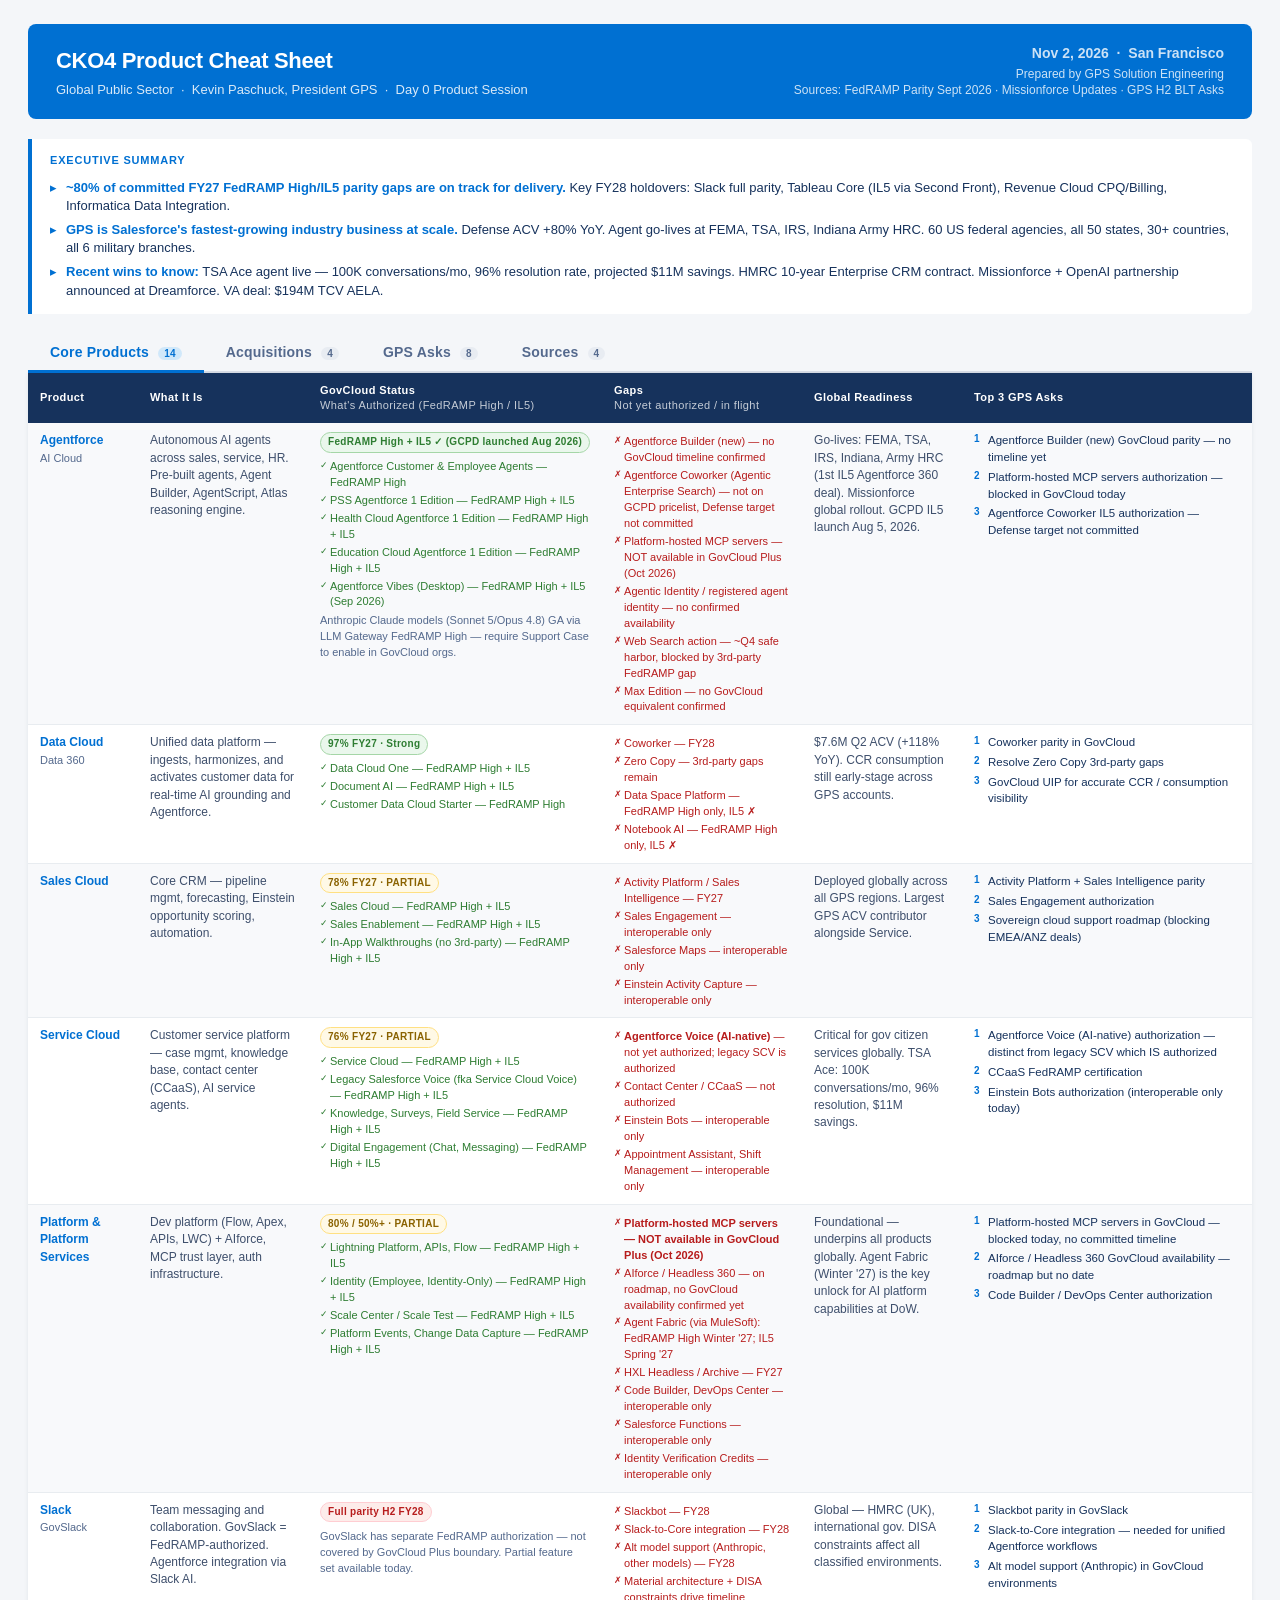
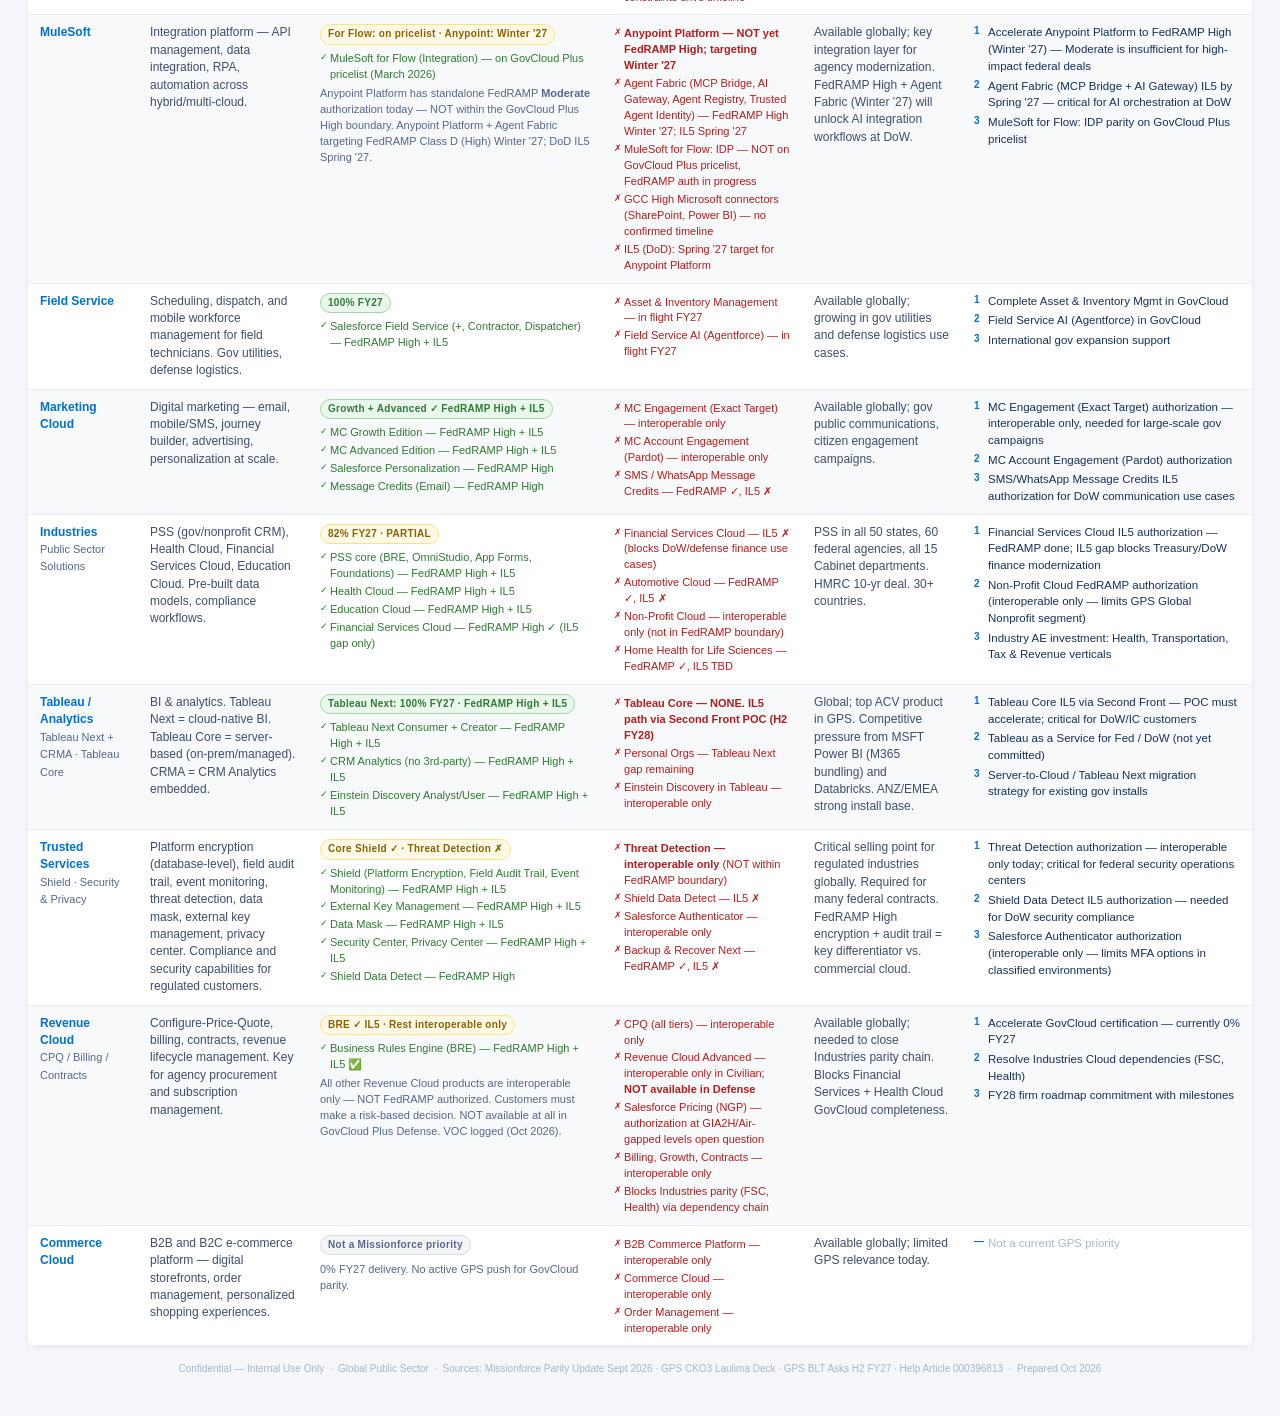
<file: claude-projects/2026 CKO4  Product Cheat Sheet/index.html>
<!DOCTYPE html>
<html lang="en">
<head>
<meta charset="UTF-8">
<meta name="viewport" content="width=device-width, initial-scale=1.0">
<title>CKO4 Product Cheat Sheet — Kevin Paschuck</title>
<style>
  * { box-sizing: border-box; margin: 0; padding: 0; }

  body {
    font-family: -apple-system, BlinkMacSystemFont, "Segoe UI", Roboto, sans-serif;
    background: #F4F6F9;
    color: #16325C;
    font-size: 13px;
    line-height: 1.4;
  }

  .page {
    max-width: 1400px;
    margin: 0 auto;
    padding: 24px 28px 40px;
  }

  /* ── Header ── */
  .header {
    background: #0070D2;
    color: #fff;
    border-radius: 8px;
    padding: 20px 28px;
    margin-bottom: 20px;
    display: flex;
    align-items: flex-end;
    justify-content: space-between;
    gap: 16px;
  }
  .header-left h1 { font-size: 22px; font-weight: 700; letter-spacing: -0.3px; margin-bottom: 4px; }
  .header-left p  { font-size: 13px; opacity: 0.85; }
  .header-right   { text-align: right; font-size: 12px; opacity: 0.8; white-space: nowrap; }
  .header-right strong { display: block; font-size: 14px; opacity: 1; margin-bottom: 2px; }

  /* ── Exec Summary ── */
  .summary {
    background: #fff;
    border-left: 4px solid #0070D2;
    border-radius: 0 6px 6px 0;
    padding: 14px 18px;
    margin-bottom: 0;
  }
  .summary h2 { font-size: 11px; text-transform: uppercase; letter-spacing: 0.8px; color: #0070D2; margin-bottom: 10px; font-weight: 700; }
  .summary ul  { list-style: none; display: flex; flex-direction: column; gap: 6px; }
  .summary ul li { padding-left: 16px; position: relative; color: #16325C; }
  .summary ul li::before { content: "▸"; position: absolute; left: 0; color: #0070D2; }
  .summary ul li strong { color: #0070D2; }

  /* ── Tabs ── */
  .tab-bar {
    display: flex;
    gap: 0;
    margin-bottom: 0;
    border-bottom: 2px solid #D8DDE6;
    margin-top: 20px;
  }
  .tab-btn {
    padding: 10px 22px;
    font-size: 14px;
    font-weight: 600;
    color: #54698D;
    background: none;
    border: none;
    border-bottom: 3px solid transparent;
    margin-bottom: -2px;
    cursor: pointer;
    letter-spacing: 0.2px;
    transition: color 0.15s, border-color 0.15s;
    white-space: nowrap;
  }
  .tab-btn:hover { color: #0070D2; }
  .tab-btn.active { color: #0070D2; border-bottom-color: #0070D2; }
  .tab-count {
    display: inline-block;
    background: #E8ECF2;
    color: #54698D;
    border-radius: 10px;
    font-size: 10px;
    font-weight: 700;
    padding: 1px 6px;
    margin-left: 5px;
  }
  .tab-btn.active .tab-count { background: #D0E8FA; color: #0070D2; }
  .tab-panel { display: none; }
  .tab-panel.active { display: block; }

  /* ── Tables ── */
  .table-wrap {
    background: #fff;
    border-radius: 0 0 6px 6px;
    overflow: hidden;
    box-shadow: 0 1px 4px rgba(22,50,92,0.08);
  }

  table { width: 100%; border-collapse: collapse; }

  thead th {
    background: #16325C;
    color: #fff !important;
    padding: 10px 12px;
    text-align: left;
    font-size: 11px;
    font-weight: 600;
    letter-spacing: 0.4px;
  }

  tbody tr:nth-child(odd)  { background: #F8F9FB; }
  tbody tr:nth-child(even) { background: #fff; }
  tbody tr:hover { background: #EAF3FB; }

  td {
    padding: 9px 12px;
    vertical-align: top;
    border-bottom: 1px solid #E8ECF0;
    font-size: 12px;
    line-height: 1.45;
  }

  .col-product { width: 110px; }
  .col-desc    { width: 170px; }
  .col-gov     { width: 190px; }
  .col-gaps    { width: 200px; }
  .col-global  { width: 160px; }
  .col-asks    { }

  tbody td.col-product { font-weight: 600; color: #0070D2; }
  tbody td.col-desc    { color: #3E4F6C; }
  tbody td.col-global  { color: #3E4F6C; }

  /* ── Badges ── */
  .badge {
    display: inline-block;
    padding: 2px 7px;
    border-radius: 12px;
    font-size: 10px;
    font-weight: 700;
    letter-spacing: 0.3px;
    margin-bottom: 4px;
    white-space: nowrap;
  }
  .badge-green  { background: #EAF7EC; color: #2E7D32; border: 1px solid #A5D6A7; }
  .badge-yellow { background: #FFF9E6; color: #8A6200; border: 1px solid #FFE082; }
  .badge-red    { background: #FDECEA; color: #B71C1C; border: 1px solid #FFCDD2; }
  .badge-gray   { background: #F3F4F6; color: #54698D; border: 1px solid #D8DDE6; }

  .gov-detail { font-size: 11px; color: #54698D; margin-top: 3px; }
  .gap-label  { color: #B71C1C; font-weight: 600; }
  .gap-item   { font-size: 11px; color: #B71C1C; margin-top: 2px; padding-left: 10px; position: relative; }
  .gap-item::before { content: "✗"; position: absolute; left: 0; font-size: 9px; }
  .ok-item    { font-size: 11px; color: #2E7D32; margin-top: 2px; padding-left: 10px; position: relative; }
  .ok-item::before { content: "✓"; position: absolute; left: 0; font-size: 9px; }

  /* ── Asks list ── */
  .asks-list { list-style: none; padding: 0; margin: 0; display: flex; flex-direction: column; gap: 3px; }
  .asks-list li { font-size: 11.5px; color: #16325C; padding-left: 14px; position: relative; }
  .asks-list li::before { content: attr(data-n); position: absolute; left: 0; color: #0070D2; font-weight: 700; font-size: 10px; }

  /* ── GPS Asks tab ── */
  .asks-table-wrap {
    background: #fff;
    border-radius: 0 0 6px 6px;
    overflow: hidden;
    box-shadow: 0 1px 4px rgba(22,50,92,0.08);
  }
  .ask-status {
    display: inline-flex;
    align-items: center;
    gap: 4px;
    padding: 2px 8px;
    border-radius: 12px;
    font-size: 10px;
    font-weight: 700;
    white-space: nowrap;
    margin-bottom: 4px;
  }
  .status-progress { background: #FFF9E6; color: #8A6200; border: 1px solid #FFE082; }
  .status-blocked  { background: #FDECEA; color: #B71C1C; border: 1px solid #FFCDD2; }
  .status-approved { background: #EAF7EC; color: #2E7D32; border: 1px solid #A5D6A7; }
  .status-notstarted { background: #F3F4F6; color: #54698D; border: 1px solid #D8DDE6; }
  .blocker-note { font-size: 11px; color: #54698D; margin-top: 3px; }
  .blocker-note strong { color: #B71C1C; }

  /* ── Sources ── */
  .source-link { color: #0070D2; font-size: 11px; text-decoration: none; font-weight: 600; }
  .source-link:hover { text-decoration: underline; }

  /* ── Footer ── */
  .footer { margin-top: 16px; font-size: 10px; color: #A8B7C7; text-align: center; }

  /* ── Print ── */
  @media print {
    body { background: #fff; font-size: 10px; }
    .page { padding: 10px 14px; max-width: 100%; }
    .header { border-radius: 4px; padding: 12px 16px; }
    .header-left h1 { font-size: 16px; }
    table { font-size: 9px; }
    td, thead th { padding: 5px 7px; }
    .summary, .table-wrap, .asks-table-wrap { box-shadow: none; }
    tbody tr:hover { background: inherit; }
    .tab-panel { display: block !important; }
    .tab-bar { display: none; }
  }
</style>
</head>
<body>
<div class="page">

  <!-- Header -->
  <div class="header">
    <div class="header-left">
      <h1>CKO4 Product Cheat Sheet</h1>
      <p>Global Public Sector &nbsp;·&nbsp; Kevin Paschuck, President GPS &nbsp;·&nbsp; Day 0 Product Session</p>
    </div>
    <div class="header-right">
      <strong>Nov 2, 2026 &nbsp;·&nbsp; San Francisco</strong>
      Prepared by GPS Solution Engineering<br>Sources: FedRAMP Parity Sept 2026 · Missionforce Updates · GPS H2 BLT Asks
    </div>
  </div>

  <!-- Executive Summary -->
  <div class="summary">
    <h2>Executive Summary</h2>
    <ul>
      <li><strong>~80% of committed FY27 FedRAMP High/IL5 parity gaps are on track for delivery.</strong> Key FY28 holdovers: Slack full parity, Tableau Core (IL5 via Second Front), Revenue Cloud CPQ/Billing, Informatica Data Integration.</li>
      <li><strong>GPS is Salesforce's fastest-growing industry business at scale.</strong> Defense ACV +80% YoY. Agent go-lives at FEMA, TSA, IRS, Indiana Army HRC. 60 US federal agencies, all 50 states, 30+ countries, all 6 military branches.</li>
      <li><strong>Recent wins to know:</strong> TSA Ace agent live — 100K conversations/mo, 96% resolution rate, projected $11M savings. HMRC 10-year Enterprise CRM contract. Missionforce + OpenAI partnership announced at Dreamforce. VA deal: $194M TCV AELA.</li>
    </ul>
  </div>

  <!-- Tab bar -->
  <div class="tab-bar">
    <button class="tab-btn active" onclick="switchTab('core', this)">Core Products <span class="tab-count">14</span></button>
    <button class="tab-btn" onclick="switchTab('acq', this)">Acquisitions <span class="tab-count">4</span></button>
    <button class="tab-btn" onclick="switchTab('asks', this)">GPS Asks <span class="tab-count">8</span></button>
    <button class="tab-btn" onclick="switchTab('sources', this)">Sources <span class="tab-count">4</span></button>
  </div>

  <!-- ═══ CORE PRODUCTS TAB ═══ -->
  <div class="tab-panel active" id="tab-core">
  <div class="table-wrap">
    <table>
      <thead>
        <tr>
          <th class="col-product">Product</th>
          <th class="col-desc">What It Is</th>
          <th class="col-gov">GovCloud Status<br><span style="font-weight:400;opacity:0.75">What's Authorized (FedRAMP High / IL5)</span></th>
          <th class="col-gaps">Gaps<br><span style="font-weight:400;opacity:0.75">Not yet authorized / in flight</span></th>
          <th class="col-global">Global Readiness</th>
          <th class="col-asks">Top 3 GPS Asks</th>
        </tr>
      </thead>
      <tbody>

        <tr>
          <td class="col-product">Agentforce<br><span style="font-weight:400;font-size:11px;color:#54698D">AI Cloud</span></td>
          <td class="col-desc">Autonomous AI agents across sales, service, HR. Pre-built agents, Agent Builder, AgentScript, Atlas reasoning engine.</td>
          <td>
            <span class="badge badge-green">FedRAMP High + IL5 ✓ (GCPD launched Aug 2026)</span>
            <div class="ok-item">Agentforce Customer &amp; Employee Agents — FedRAMP High</div>
            <div class="ok-item">PSS Agentforce 1 Edition — FedRAMP High + IL5</div>
            <div class="ok-item">Health Cloud Agentforce 1 Edition — FedRAMP High + IL5</div>
            <div class="ok-item">Education Cloud Agentforce 1 Edition — FedRAMP High + IL5</div>
            <div class="ok-item">Agentforce Vibes (Desktop) — FedRAMP High + IL5 (Sep 2026)</div>
            <div class="gov-detail">Anthropic Claude models (Sonnet 5/Opus 4.8) GA via LLM Gateway FedRAMP High — require Support Case to enable in GovCloud orgs.</div>
          </td>
          <td>
            <div class="gap-item">Agentforce Builder (new) — no GovCloud timeline confirmed</div>
            <div class="gap-item">Agentforce Coworker (Agentic Enterprise Search) — not on GCPD pricelist, Defense target not committed</div>
            <div class="gap-item">Platform-hosted MCP servers — NOT available in GovCloud Plus (Oct 2026)</div>
            <div class="gap-item">Agentic Identity / registered agent identity — no confirmed availability</div>
            <div class="gap-item">Web Search action — ~Q4 safe harbor, blocked by 3rd-party FedRAMP gap</div>
            <div class="gap-item">Max Edition — no GovCloud equivalent confirmed</div>
          </td>
          <td class="col-global">Go-lives: FEMA, TSA, IRS, Indiana, Army HRC (1st IL5 Agentforce 360 deal). Missionforce global rollout. GCPD IL5 launch Aug 5, 2026.</td>
          <td>
            <ol class="asks-list">
              <li data-n="1">Agentforce Builder (new) GovCloud parity — no timeline yet</li>
              <li data-n="2">Platform-hosted MCP servers authorization — blocked in GovCloud today</li>
              <li data-n="3">Agentforce Coworker IL5 authorization — Defense target not committed</li>
            </ol>
          </td>
        </tr>

        <tr>
          <td class="col-product">Data Cloud<br><span style="font-weight:400;font-size:11px;color:#54698D">Data 360</span></td>
          <td class="col-desc">Unified data platform — ingests, harmonizes, and activates customer data for real-time AI grounding and Agentforce.</td>
          <td>
            <span class="badge badge-green">97% FY27 · Strong</span>
            <div class="ok-item">Data Cloud One — FedRAMP High + IL5</div>
            <div class="ok-item">Document AI — FedRAMP High + IL5</div>
            <div class="ok-item">Customer Data Cloud Starter — FedRAMP High</div>
          </td>
          <td>
            <div class="gap-item">Coworker — FY28</div>
            <div class="gap-item">Zero Copy — 3rd-party gaps remain</div>
            <div class="gap-item">Data Space Platform — FedRAMP High only, IL5 ✗</div>
            <div class="gap-item">Notebook AI — FedRAMP High only, IL5 ✗</div>
          </td>
          <td class="col-global">$7.6M Q2 ACV (+118% YoY). CCR consumption still early-stage across GPS accounts.</td>
          <td>
            <ol class="asks-list">
              <li data-n="1">Coworker parity in GovCloud</li>
              <li data-n="2">Resolve Zero Copy 3rd-party gaps</li>
              <li data-n="3">GovCloud UIP for accurate CCR / consumption visibility</li>
            </ol>
          </td>
        </tr>

        <tr>
          <td class="col-product">Sales Cloud</td>
          <td class="col-desc">Core CRM — pipeline mgmt, forecasting, Einstein opportunity scoring, automation.</td>
          <td>
            <span class="badge badge-yellow">78% FY27 · PARTIAL</span>
            <div class="ok-item">Sales Cloud — FedRAMP High + IL5</div>
            <div class="ok-item">Sales Enablement — FedRAMP High + IL5</div>
            <div class="ok-item">In-App Walkthroughs (no 3rd-party) — FedRAMP High + IL5</div>
          </td>
          <td>
            <div class="gap-item">Activity Platform / Sales Intelligence — FY27</div>
            <div class="gap-item">Sales Engagement — interoperable only</div>
            <div class="gap-item">Salesforce Maps — interoperable only</div>
            <div class="gap-item">Einstein Activity Capture — interoperable only</div>
          </td>
          <td class="col-global">Deployed globally across all GPS regions. Largest GPS ACV contributor alongside Service.</td>
          <td>
            <ol class="asks-list">
              <li data-n="1">Activity Platform + Sales Intelligence parity</li>
              <li data-n="2">Sales Engagement authorization</li>
              <li data-n="3">Sovereign cloud support roadmap (blocking EMEA/ANZ deals)</li>
            </ol>
          </td>
        </tr>

        <tr>
          <td class="col-product">Service Cloud</td>
          <td class="col-desc">Customer service platform — case mgmt, knowledge base, contact center (CCaaS), AI service agents.</td>
          <td>
            <span class="badge badge-yellow">76% FY27 · PARTIAL</span>
            <div class="ok-item">Service Cloud — FedRAMP High + IL5</div>
            <div class="ok-item">Legacy Salesforce Voice (fka Service Cloud Voice) — FedRAMP High + IL5</div>
            <div class="ok-item">Knowledge, Surveys, Field Service — FedRAMP High + IL5</div>
            <div class="ok-item">Digital Engagement (Chat, Messaging) — FedRAMP High + IL5</div>
          </td>
          <td>
            <div class="gap-item"><strong>Agentforce Voice (AI-native)</strong> — not yet authorized; legacy SCV is authorized</div>
            <div class="gap-item">Contact Center / CCaaS — not authorized</div>
            <div class="gap-item">Einstein Bots — interoperable only</div>
            <div class="gap-item">Appointment Assistant, Shift Management — interoperable only</div>
          </td>
          <td class="col-global">Critical for gov citizen services globally. TSA Ace: 100K conversations/mo, 96% resolution, $11M savings.</td>
          <td>
            <ol class="asks-list">
              <li data-n="1">Agentforce Voice (AI-native) authorization — distinct from legacy SCV which IS authorized</li>
              <li data-n="2">CCaaS FedRAMP certification</li>
              <li data-n="3">Einstein Bots authorization (interoperable only today)</li>
            </ol>
          </td>
        </tr>

        <tr>
          <td class="col-product">Platform &amp;<br>Platform Services</td>
          <td class="col-desc">Dev platform (Flow, Apex, APIs, LWC) + AIforce, MCP trust layer, auth infrastructure.</td>
          <td>
            <span class="badge badge-yellow">80% / 50%+ · PARTIAL</span>
            <div class="ok-item">Lightning Platform, APIs, Flow — FedRAMP High + IL5</div>
            <div class="ok-item">Identity (Employee, Identity-Only) — FedRAMP High + IL5</div>
            <div class="ok-item">Scale Center / Scale Test — FedRAMP High + IL5</div>
            <div class="ok-item">Platform Events, Change Data Capture — FedRAMP High + IL5</div>
          </td>
          <td>
            <div class="gap-item"><strong>Platform-hosted MCP servers — NOT available in GovCloud Plus (Oct 2026)</strong></div>
            <div class="gap-item">AIforce / Headless 360 — on roadmap, no GovCloud availability confirmed yet</div>
            <div class="gap-item">Agent Fabric (via MuleSoft): FedRAMP High Winter '27; IL5 Spring '27</div>
            <div class="gap-item">HXL Headless / Archive — FY27</div>
            <div class="gap-item">Code Builder, DevOps Center — interoperable only</div>
            <div class="gap-item">Salesforce Functions — interoperable only</div>
            <div class="gap-item">Identity Verification Credits — interoperable only</div>
          </td>
          <td class="col-global">Foundational — underpins all products globally. Agent Fabric (Winter '27) is the key unlock for AI platform capabilities at DoW.</td>
          <td>
            <ol class="asks-list">
              <li data-n="1">Platform-hosted MCP servers in GovCloud — blocked today, no committed timeline</li>
              <li data-n="2">AIforce / Headless 360 GovCloud availability — roadmap but no date</li>
              <li data-n="3">Code Builder / DevOps Center authorization</li>
            </ol>
          </td>
        </tr>

        <tr>
          <td class="col-product">Slack<br><span style="font-weight:400;font-size:11px;color:#54698D">GovSlack</span></td>
          <td class="col-desc">Team messaging and collaboration. GovSlack = FedRAMP-authorized. Agentforce integration via Slack AI.</td>
          <td>
            <span class="badge badge-red">Full parity H2 FY28</span>
            <div class="gov-detail">GovSlack has separate FedRAMP authorization — not covered by GovCloud Plus boundary. Partial feature set available today.</div>
          </td>
          <td>
            <div class="gap-item">Slackbot — FY28</div>
            <div class="gap-item">Slack-to-Core integration — FY28</div>
            <div class="gap-item">Alt model support (Anthropic, other models) — FY28</div>
            <div class="gap-item">Material architecture + DISA constraints drive timeline</div>
          </td>
          <td class="col-global">Global — HMRC (UK), international gov. DISA constraints affect all classified environments.</td>
          <td>
            <ol class="asks-list">
              <li data-n="1">Slackbot parity in GovSlack</li>
              <li data-n="2">Slack-to-Core integration — needed for unified Agentforce workflows</li>
              <li data-n="3">Alt model support (Anthropic) in GovCloud environments</li>
            </ol>
          </td>
        </tr>

        <tr>
          <td class="col-product">MuleSoft</td>
          <td class="col-desc">Integration platform — API management, data integration, RPA, automation across hybrid/multi-cloud.</td>
          <td>
            <span class="badge badge-yellow">For Flow: on pricelist · Anypoint: Winter '27</span>
            <div class="ok-item">MuleSoft for Flow (Integration) — on GovCloud Plus pricelist (March 2026)</div>
            <div class="gov-detail">Anypoint Platform has standalone FedRAMP <strong>Moderate</strong> authorization today — NOT within the GovCloud Plus High boundary. Anypoint Platform + Agent Fabric targeting FedRAMP Class D (High) Winter '27; DoD IL5 Spring '27.</div>
          </td>
          <td>
            <div class="gap-item"><strong>Anypoint Platform — NOT yet FedRAMP High; targeting Winter '27</strong></div>
            <div class="gap-item">Agent Fabric (MCP Bridge, AI Gateway, Agent Registry, Trusted Agent Identity) — FedRAMP High Winter '27; IL5 Spring '27</div>
            <div class="gap-item">MuleSoft for Flow: IDP — NOT on GovCloud Plus pricelist, FedRAMP auth in progress</div>
            <div class="gap-item">GCC High Microsoft connectors (SharePoint, Power BI) — no confirmed timeline</div>
            <div class="gap-item">IL5 (DoD): Spring '27 target for Anypoint Platform</div>
          </td>
          <td class="col-global">Available globally; key integration layer for agency modernization. FedRAMP High + Agent Fabric (Winter '27) will unlock AI integration workflows at DoW.</td>
          <td>
            <ol class="asks-list">
              <li data-n="1">Accelerate Anypoint Platform to FedRAMP High (Winter '27) — Moderate is insufficient for high-impact federal deals</li>
              <li data-n="2">Agent Fabric (MCP Bridge + AI Gateway) IL5 by Spring '27 — critical for AI orchestration at DoW</li>
              <li data-n="3">MuleSoft for Flow: IDP parity on GovCloud Plus pricelist</li>
            </ol>
          </td>
        </tr>

        <tr>
          <td class="col-product">Field Service</td>
          <td class="col-desc">Scheduling, dispatch, and mobile workforce management for field technicians. Gov utilities, defense logistics.</td>
          <td>
            <span class="badge badge-green">100% FY27</span>
            <div class="ok-item">Salesforce Field Service (+, Contractor, Dispatcher) — FedRAMP High + IL5</div>
          </td>
          <td>
            <div class="gap-item">Asset &amp; Inventory Management — in flight FY27</div>
            <div class="gap-item">Field Service AI (Agentforce) — in flight FY27</div>
          </td>
          <td class="col-global">Available globally; growing in gov utilities and defense logistics use cases.</td>
          <td>
            <ol class="asks-list">
              <li data-n="1">Complete Asset &amp; Inventory Mgmt in GovCloud</li>
              <li data-n="2">Field Service AI (Agentforce) in GovCloud</li>
              <li data-n="3">International gov expansion support</li>
            </ol>
          </td>
        </tr>

        <tr>
          <td class="col-product">Marketing Cloud</td>
          <td class="col-desc">Digital marketing — email, mobile/SMS, journey builder, advertising, personalization at scale.</td>
          <td>
            <span class="badge badge-green">Growth + Advanced ✓ FedRAMP High + IL5</span>
            <div class="ok-item">MC Growth Edition — FedRAMP High + IL5</div>
            <div class="ok-item">MC Advanced Edition — FedRAMP High + IL5</div>
            <div class="ok-item">Salesforce Personalization — FedRAMP High</div>
            <div class="ok-item">Message Credits (Email) — FedRAMP High</div>
          </td>
          <td>
            <div class="gap-item">MC Engagement (Exact Target) — interoperable only</div>
            <div class="gap-item">MC Account Engagement (Pardot) — interoperable only</div>
            <div class="gap-item">SMS / WhatsApp Message Credits — FedRAMP ✓, IL5 ✗</div>
          </td>
          <td class="col-global">Available globally; gov public communications, citizen engagement campaigns.</td>
          <td>
            <ol class="asks-list">
              <li data-n="1">MC Engagement (Exact Target) authorization — interoperable only, needed for large-scale gov campaigns</li>
              <li data-n="2">MC Account Engagement (Pardot) authorization</li>
              <li data-n="3">SMS/WhatsApp Message Credits IL5 authorization for DoW communication use cases</li>
            </ol>
          </td>
        </tr>

        <tr>
          <td class="col-product">Industries<br><span style="font-weight:400;font-size:11px;color:#54698D">Public Sector Solutions</span></td>
          <td class="col-desc">PSS (gov/nonprofit CRM), Health Cloud, Financial Services Cloud, Education Cloud. Pre-built data models, compliance workflows.</td>
          <td>
            <span class="badge badge-yellow">82% FY27 · PARTIAL</span>
            <div class="ok-item">PSS core (BRE, OmniStudio, App Forms, Foundations) — FedRAMP High + IL5</div>
            <div class="ok-item">Health Cloud — FedRAMP High + IL5</div>
            <div class="ok-item">Education Cloud — FedRAMP High + IL5</div>
            <div class="ok-item">Financial Services Cloud — FedRAMP High ✓ (IL5 gap only)</div>
          </td>
          <td>
            <div class="gap-item">Financial Services Cloud — IL5 ✗ (blocks DoW/defense finance use cases)</div>
            <div class="gap-item">Automotive Cloud — FedRAMP ✓, IL5 ✗</div>
            <div class="gap-item">Non-Profit Cloud — interoperable only (not in FedRAMP boundary)</div>
            <div class="gap-item">Home Health for Life Sciences — FedRAMP ✓, IL5 TBD</div>
          </td>
          <td class="col-global">PSS in all 50 states, 60 federal agencies, all 15 Cabinet departments. HMRC 10-yr deal. 30+ countries.</td>
          <td>
            <ol class="asks-list">
              <li data-n="1">Financial Services Cloud IL5 authorization — FedRAMP done; IL5 gap blocks Treasury/DoW finance modernization</li>
              <li data-n="2">Non-Profit Cloud FedRAMP authorization (interoperable only — limits GPS Global Nonprofit segment)</li>
              <li data-n="3">Industry AE investment: Health, Transportation, Tax &amp; Revenue verticals</li>
            </ol>
          </td>
        </tr>

        <tr>
          <td class="col-product">Tableau / Analytics<br><span style="font-weight:400;font-size:11px;color:#54698D">Tableau Next + CRMA · Tableau Core</span></td>
          <td class="col-desc">BI &amp; analytics. Tableau Next = cloud-native BI. Tableau Core = server-based (on-prem/managed). CRMA = CRM Analytics embedded.</td>
          <td>
            <span class="badge badge-green">Tableau Next: 100% FY27 · FedRAMP High + IL5</span>
            <div class="ok-item">Tableau Next Consumer + Creator — FedRAMP High + IL5</div>
            <div class="ok-item">CRM Analytics (no 3rd-party) — FedRAMP High + IL5</div>
            <div class="ok-item">Einstein Discovery Analyst/User — FedRAMP High + IL5</div>
          </td>
          <td>
            <div class="gap-item"><strong>Tableau Core — NONE. IL5 path via Second Front POC (H2 FY28)</strong></div>
            <div class="gap-item">Personal Orgs — Tableau Next gap remaining</div>
            <div class="gap-item">Einstein Discovery in Tableau — interoperable only</div>
          </td>
          <td class="col-global">Global; top ACV product in GPS. Competitive pressure from MSFT Power BI (M365 bundling) and Databricks. ANZ/EMEA strong install base.</td>
          <td>
            <ol class="asks-list">
              <li data-n="1">Tableau Core IL5 via Second Front — POC must accelerate; critical for DoW/IC customers</li>
              <li data-n="2">Tableau as a Service for Fed / DoW (not yet committed)</li>
              <li data-n="3">Server-to-Cloud / Tableau Next migration strategy for existing gov installs</li>
            </ol>
          </td>
        </tr>

        <tr>
          <td class="col-product">Trusted Services<br><span style="font-weight:400;font-size:11px;color:#54698D">Shield · Security &amp; Privacy</span></td>
          <td class="col-desc">Platform encryption (database-level), field audit trail, event monitoring, threat detection, data mask, external key management, privacy center. Compliance and security capabilities for regulated customers.</td>
          <td>
            <span class="badge badge-yellow">Core Shield ✓ · Threat Detection ✗</span>
            <div class="ok-item">Shield (Platform Encryption, Field Audit Trail, Event Monitoring) — FedRAMP High + IL5</div>
            <div class="ok-item">External Key Management — FedRAMP High + IL5</div>
            <div class="ok-item">Data Mask — FedRAMP High + IL5</div>
            <div class="ok-item">Security Center, Privacy Center — FedRAMP High + IL5</div>
            <div class="ok-item">Shield Data Detect — FedRAMP High</div>
          </td>
          <td>
            <div class="gap-item"><strong>Threat Detection — interoperable only</strong> (NOT within FedRAMP boundary)</div>
            <div class="gap-item">Shield Data Detect — IL5 ✗</div>
            <div class="gap-item">Salesforce Authenticator — interoperable only</div>
            <div class="gap-item">Backup &amp; Recover Next — FedRAMP ✓, IL5 ✗</div>
          </td>
          <td class="col-global">Critical selling point for regulated industries globally. Required for many federal contracts. FedRAMP High encryption + audit trail = key differentiator vs. commercial cloud.</td>
          <td>
            <ol class="asks-list">
              <li data-n="1">Threat Detection authorization — interoperable only today; critical for federal security operations centers</li>
              <li data-n="2">Shield Data Detect IL5 authorization — needed for DoW security compliance</li>
              <li data-n="3">Salesforce Authenticator authorization (interoperable only — limits MFA options in classified environments)</li>
            </ol>
          </td>
        </tr>

        <tr>
          <td class="col-product">Revenue Cloud<br><span style="font-weight:400;font-size:11px;color:#54698D">CPQ / Billing / Contracts</span></td>
          <td class="col-desc">Configure-Price-Quote, billing, contracts, revenue lifecycle management. Key for agency procurement and subscription management.</td>
          <td>
            <span class="badge badge-yellow">BRE ✓ IL5 · Rest interoperable only</span>
            <div class="ok-item">Business Rules Engine (BRE) — FedRAMP High + IL5 ✅</div>
            <div class="gov-detail">All other Revenue Cloud products are interoperable only — NOT FedRAMP authorized. Customers must make a risk-based decision. NOT available at all in GovCloud Plus Defense. VOC logged (Oct 2026).</div>
          </td>
          <td>
            <div class="gap-item">CPQ (all tiers) — interoperable only</div>
            <div class="gap-item">Revenue Cloud Advanced — interoperable only in Civilian; <strong>NOT available in Defense</strong></div>
            <div class="gap-item">Salesforce Pricing (NGP) — authorization at GIA2H/Air-gapped levels open question</div>
            <div class="gap-item">Billing, Growth, Contracts — interoperable only</div>
            <div class="gap-item">Blocks Industries parity (FSC, Health) via dependency chain</div>
          </td>
          <td class="col-global">Available globally; needed to close Industries parity chain. Blocks Financial Services + Health Cloud GovCloud completeness.</td>
          <td>
            <ol class="asks-list">
              <li data-n="1">Accelerate GovCloud certification — currently 0% FY27</li>
              <li data-n="2">Resolve Industries Cloud dependencies (FSC, Health)</li>
              <li data-n="3">FY28 firm roadmap commitment with milestones</li>
            </ol>
          </td>
        </tr>

        <tr>
          <td class="col-product">Commerce Cloud</td>
          <td class="col-desc">B2B and B2C e-commerce platform — digital storefronts, order management, personalized shopping experiences.</td>
          <td>
            <span class="badge badge-gray">Not a Missionforce priority</span>
            <div class="gov-detail">0% FY27 delivery. No active GPS push for GovCloud parity.</div>
          </td>
          <td>
            <div class="gap-item">B2B Commerce Platform — interoperable only</div>
            <div class="gap-item">Commerce Cloud — interoperable only</div>
            <div class="gap-item">Order Management — interoperable only</div>
          </td>
          <td class="col-global">Available globally; limited GPS relevance today.</td>
          <td>
            <ol class="asks-list">
              <li data-n="—" style="color:#A8B7C7">Not a current GPS priority</li>
            </ol>
          </td>
        </tr>

      </tbody>
    </table>
  </div>
  </div><!-- /tab-core -->

  <!-- ═══ ACQUISITIONS TAB ═══ -->
  <div class="tab-panel" id="tab-acq">
  <div class="table-wrap">
    <table>
      <thead>
        <tr>
          <th class="col-product">Product</th>
          <th class="col-desc">What It Is</th>
          <th class="col-gov">GovCloud Status<br><span style="font-weight:400;opacity:0.75">What's Authorized</span></th>
          <th class="col-gaps">Gaps<br><span style="font-weight:400;opacity:0.75">Not yet authorized / in flight</span></th>
          <th class="col-global">Global Readiness</th>
          <th class="col-asks">Top 3 GPS Asks</th>
        </tr>
      </thead>
      <tbody>

        <tr>
          <td class="col-product">Informatica</td>
          <td class="col-desc">Enterprise data management — data integration, data quality, MDM, application integration. Acquired FY26.</td>
          <td>
            <span class="badge badge-yellow">FedRAMP Env Live (CDI + CAI) · GTM in progress</span>
            <div class="ok-item">Cloud Data Integration (CDI) — FedRAMP environment operational (Oct 2026)</div>
            <div class="ok-item">Cloud Application Integration (CAI) — FedRAMP environment operational (Oct 2026)</div>
            <div class="gov-detail">Informatica has its own separate FedRAMP environment (not within GovCloud Plus boundary). Full commercial GTM: CS SKUs being finalized Oct 2026. Not yet at full commercial availability.</div>
          </td>
          <td>
            <div class="gap-item">MDM — not in current FedRAMP scope</div>
            <div class="gap-item">CS GTM SKUs for FedRAMP products being finalized — not yet commercially available</div>
            <div class="gap-item">Not within GovCloud Plus FedRAMP High boundary (separate Informatica FedRAMP env)</div>
            <div class="gap-item">FY28 GovCloud budget request in progress — full integration into GovCloud Plus boundary TBD</div>
          </td>
          <td class="col-global">Available globally. FedRAMP env live and operational. Customer Success not yet aligned under GPS CS leader (unlike other products in other OUs).</td>
          <td>
            <ol class="asks-list">
              <li data-n="1">Accelerate full GTM commercial availability — FedRAMP env is live, CS SKUs being finalized</li>
              <li data-n="2">Include MDM in FedRAMP scope (currently excluded)</li>
              <li data-n="3">Move Informatica Customer Success under GPS CS leader (consistent with other OUs)</li>
            </ol>
          </td>
        </tr>

        <tr>
          <td class="col-product">Fin</td>
          <td class="col-desc">AI-powered customer support automation — handles inquiries, escalations, self-service via AI agents.</td>
          <td>
            <span class="badge badge-gray">Not scoped · NONE</span>
            <div class="gov-detail">Still evaluating GovCloud requirements. No roadmap committed.</div>
          </td>
          <td>
            <div class="gap-item">All features — GovCloud not yet evaluated</div>
          </td>
          <td class="col-global">TBD — early integration stage with Salesforce ecosystem.</td>
          <td>
            <ol class="asks-list">
              <li data-n="1">Define GovCloud roadmap and timeline</li>
              <li data-n="2">Map integration path with Service Cloud for gov customers</li>
              <li data-n="3">Commit to FY27/FY28 GovCloud scoping milestone</li>
            </ol>
          </td>
        </tr>

        <tr>
          <td class="col-product">Qualified</td>
          <td class="col-desc">Pipeline generation — conversational AI on websites, real-time buyer engagement, Agentforce-powered SDR automation.</td>
          <td>
            <span class="badge badge-gray">Not scoped · NONE</span>
            <div class="gov-detail">Still evaluating GovCloud requirements. No roadmap committed.</div>
          </td>
          <td>
            <div class="gap-item">All features — GovCloud not yet evaluated</div>
          </td>
          <td class="col-global">TBD — early integration stage. Strong commercial traction but gov use case needs definition.</td>
          <td>
            <ol class="asks-list">
              <li data-n="1">Define GovCloud roadmap and timeline</li>
              <li data-n="2">Map Sales Cloud integration for gov pipeline generation use cases</li>
              <li data-n="3">Commit to FY27/FY28 GovCloud scoping milestone</li>
            </ol>
          </td>
        </tr>

        <tr>
          <td class="col-product">Contentful</td>
          <td class="col-desc">Headless CMS — structured content management and delivery. Powers digital experiences across web, mobile, and digital services.</td>
          <td>
            <span class="badge badge-gray">Not in current scope · NONE</span>
            <div class="gov-detail">Not included in current Missionforce parity tracking. No assessment underway.</div>
          </td>
          <td>
            <div class="gap-item">All features — not yet assessed for GovCloud</div>
          </td>
          <td class="col-global">Available globally; strong fit for gov digital services modernization (citizen portals, agency websites).</td>
          <td>
            <ol class="asks-list">
              <li data-n="1">Add Contentful to Missionforce parity tracking and scoping</li>
              <li data-n="2">Assess FedRAMP High pathway and timeline</li>
              <li data-n="3">Define integration strategy with Experience Cloud / PSS for gov digital services</li>
            </ol>
          </td>
        </tr>

      </tbody>
    </table>
  </div>
  </div><!-- /tab-acq -->

  <!-- ═══ GPS ASKS TAB ═══ -->
  <div class="tab-panel" id="tab-asks">
  <div class="asks-table-wrap">
    <table>
      <thead>
        <tr>
          <th style="width:32px">#</th>
          <th style="width:220px">Ask</th>
          <th style="width:130px">Status</th>
          <th>Blocker / Context</th>
        </tr>
      </thead>
      <tbody>

        <tr>
          <td style="font-weight:700;color:#0070D2;text-align:center">1</td>
          <td><strong>Continued product parity</strong> — maintain 1-release-behind-GA cadence across all products</td>
          <td>
            <span class="ask-status status-progress">🟡 In Progress</span>
          </td>
          <td>
            <div class="blocker-note">Each product team manages parity independently with no cross-product enforcement mechanism. Progress is uneven — Field Service and Tableau Next on track; Revenue Cloud and Commerce at 0%. <strong>No centralized GPS-facing governance body to escalate to.</strong></div>
          </td>
        </tr>

        <tr>
          <td style="font-weight:700;color:#0070D2;text-align:center">2</td>
          <td><strong>Sovereign Cloud roadmap</strong> — committed architecture path for EMEA and ANZ customers</td>
          <td>
            <span class="ask-status status-blocked">🔴 Blocked</span>
          </td>
          <td>
            <div class="blocker-note"><strong>No committed architecture path or timeline from Product.</strong> EMEA South transition removed a distraction but didn't resolve underlying sovereign cloud gap. ANZ government funding reductions have muted urgency internally. GPS H2 ACV deals in EMEA and ANZ actively blocked waiting for a roadmap date customers can cite.</div>
          </td>
        </tr>

        <tr>
          <td style="font-weight:700;color:#0070D2;text-align:center">3</td>
          <td><strong>Industry AE investment</strong> — Health, Transportation, Tax &amp; Revenue verticals</td>
          <td>
            <span class="ask-status status-progress">🟡 In Progress</span>
          </td>
          <td>
            <div class="blocker-note">Company-wide management hiring freeze limits near-term headcount additions. <strong>Budget requests for specialist AEs submitted but not yet approved.</strong> Industry clouds (Health, FSC) are gaining FedRAMP traction but lack dedicated AE coverage to capture the opportunity.</div>
          </td>
        </tr>

        <tr>
          <td style="font-weight:700;color:#0070D2;text-align:center">4</td>
          <td><strong>Move Informatica + Slack CS</strong> under GPS CS leader (as done in other OUs)</td>
          <td>
            <span class="ask-status status-notstarted">⚪ Not Started</span>
          </td>
          <td>
            <div class="blocker-note"><strong>No org decision made.</strong> Requires exec alignment between Informatica and Slack CS leadership and GPS. Other OUs have completed this transition — GPS is an outlier. Lack of unified CS structure creates gaps in renewal coverage and consumption activation for these products.</div>
          </td>
        </tr>

        <tr>
          <td style="font-weight:700;color:#0070D2;text-align:center">5</td>
          <td><strong>Hiring exception for key FLM roles</strong> — front-line manager headcount</td>
          <td>
            <span class="ask-status status-blocked">🔴 Blocked</span>
          </td>
          <td>
            <div class="blocker-note"><strong>Company-wide management hiring freeze.</strong> Exception requests submitted; not yet approved at board level. GPS is at/above AE plan with surge headcount but FLM coverage is stretched. 113 RVPs managing an expanding remit without backfill approval.</div>
          </td>
        </tr>

        <tr>
          <td style="font-weight:700;color:#0070D2;text-align:center">6</td>
          <td><strong>GovCloud UIP development</strong> — accurate Agentforce + Data Cloud CCR / consumption visibility</td>
          <td>
            <span class="ask-status status-progress">🟡 In Progress</span>
          </td>
          <td>
            <div class="blocker-note">Engineering scoping underway. <strong>DISA authorization boundary requirements add complexity to telemetry pipelines</strong> — data cannot flow freely between GovCloud and commercial observability infrastructure. Without GovCloud UIP, GPS cannot accurately track which customers are consuming Agentforce/Data Cloud, blocking proactive CSM engagement.</div>
          </td>
        </tr>

        <tr>
          <td style="font-weight:700;color:#0070D2;text-align:center">7</td>
          <td><strong>ARI program funding</strong> — attrition avoidance support continuation</td>
          <td>
            <span class="ask-status status-approved">🟢 H1 Approved</span>
          </td>
          <td>
            <div class="blocker-note">ARI program delivered $29.3M in saved attrition in Q2 — highest performing OU. H1 funding approved. <strong>H2 continuation not yet formally committed — requires BLT sign-off.</strong> Without renewal, the GPS attrition rate (currently 7.6% TTM, improving) could reverse course in H2.</div>
          </td>
        </tr>

        <tr>
          <td style="font-weight:700;color:#0070D2;text-align:center">8</td>
          <td><strong>Executive engagement in Federal accounts</strong> — drive retention and ACV growth</td>
          <td>
            <span class="ask-status status-progress">🟡 In Progress</span>
          </td>
          <td>
            <div class="blocker-note">Senior Salesforce exec presence is a proven retention lever in federal — validated by VA ($194M TCV AELA) and Army HRC wins. <strong>No formal program structure; currently driven ad-hoc by RVPs.</strong> Continuing Resolution through Dec 11 is tightening agency budgets — executive-level engagement is critical to protect H2 commitments.</div>
          </td>
        </tr>

      </tbody>
    </table>
  </div>
  </div><!-- /tab-asks -->

  <!-- ═══ SOURCES TAB ═══ -->
  <div class="tab-panel" id="tab-sources">
  <div class="table-wrap">
    <table>
      <thead>
        <tr>
          <th style="width:220px">Source</th>
          <th style="width:100px">Date</th>
          <th>What It Contributed</th>
          <th style="width:80px">Link</th>
        </tr>
      </thead>
      <tbody>
        <tr>
          <td style="font-weight:600;color:#0070D2">FedRAMP High/IL5 Parity Status<br><span style="font-weight:400;font-size:11px;color:#54698D">Internal GPS — Missionforce</span></td>
          <td>Sept 2026</td>
          <td>Internal parity tracking table: all products with cert status (PARTIAL / NONE), committed feature gap counts, FY27 delivery %, critical gaps by cloud, and progress reason. Primary source for GovCloud Status and Gaps columns.</td>
          <td style="text-align:center;color:#A8B7C7;font-size:11px">Internal only</td>
        </tr>
        <tr>
          <td style="font-weight:600;color:#0070D2">GPS CKO3 Laulima Deck<br><span style="font-weight:400;font-size:11px;color:#54698D">FY27 CKO 3 Laulima Day 0 OU Review — GPS</span></td>
          <td>Aug 2026</td>
          <td>Slide 7: Q2 performance by cloud and GPS product taxonomy. Slide 30: H2 BLT Asks — the 8 GPS asks used in the GPS Asks tab. Q2 highlights and challenges used for context throughout.</td>
          <td style="text-align:center"><a href="https://docs.google.com/presentation/d/1XUzVKxyDSdD0gs8DWYMIkpQBubUoqZrRHhwIb4aCeTQ/edit" target="_blank" class="source-link">Open ↗</a></td>
        </tr>
        <tr>
          <td style="font-weight:600;color:#0070D2">GPS Slack Canvas<br><span style="font-weight:400;font-size:11px;color:#54698D">FY27 CKO4 Kevin Paschuck Product Cheat Sheet</span></td>
          <td>Oct 2026</td>
          <td>Internal GPS draft canvas: parity summary (~80% headline), recent customer wins (TSA Ace, HMRC, Missionforce anniversary + OpenAI), government affairs highlights, GovCloud Oracle/SCRT1 retirement. Source for Executive Summary and Global Readiness context.</td>
          <td style="text-align:center"><a href="https://salesforce.enterprise.slack.com/docs/T34263EUF/F0CA972M5DX" target="_blank" class="source-link">Open ↗</a></td>
        </tr>
        <tr>
          <td style="font-weight:600;color:#0070D2">Salesforce Help Article 000396813<br><span style="font-weight:400;font-size:11px;color:#54698D">Government Cloud Available Products and Features</span></td>
          <td>Oct 7, 2026</td>
          <td>Official public-facing authorized product table for GovCloud Plus (FedRAMP High/IL2) and GovCloud Plus Defense (IL5). Reconciled against internal data — key corrections: Agentforce IL5 not authorized (base product), MuleSoft has separate FedRAMP Moderate (not High), Marketing Cloud Growth/Advanced fully authorized including IL5, Financial Services Cloud authorized for FedRAMP High (IL5 gap only), Non-Profit Cloud interoperable only, Threat Detection interoperable only.</td>
          <td style="text-align:center"><a href="https://help.salesforce.com/s/articleView?id=000396813&type=1" target="_blank" class="source-link">Open ↗</a></td>
        </tr>
      </tbody>
    </table>
  </div>
  </div><!-- /tab-sources -->

  <div class="footer">
    Confidential — Internal Use Only &nbsp;·&nbsp; Global Public Sector &nbsp;·&nbsp; Sources: Missionforce Parity Update Sept 2026 · GPS CKO3 Laulima Deck · GPS BLT Asks H2 FY27 · Help Article 000396813 &nbsp;·&nbsp; Prepared Oct 2026
  </div>

</div>
<script>
  function switchTab(id, btn) {
    document.querySelectorAll('.tab-panel').forEach(p => p.classList.remove('active'));
    document.querySelectorAll('.tab-btn').forEach(b => b.classList.remove('active'));
    document.getElementById('tab-' + id).classList.add('active');
    btn.classList.add('active');
  }
</script>
</body>
</html>
</file>
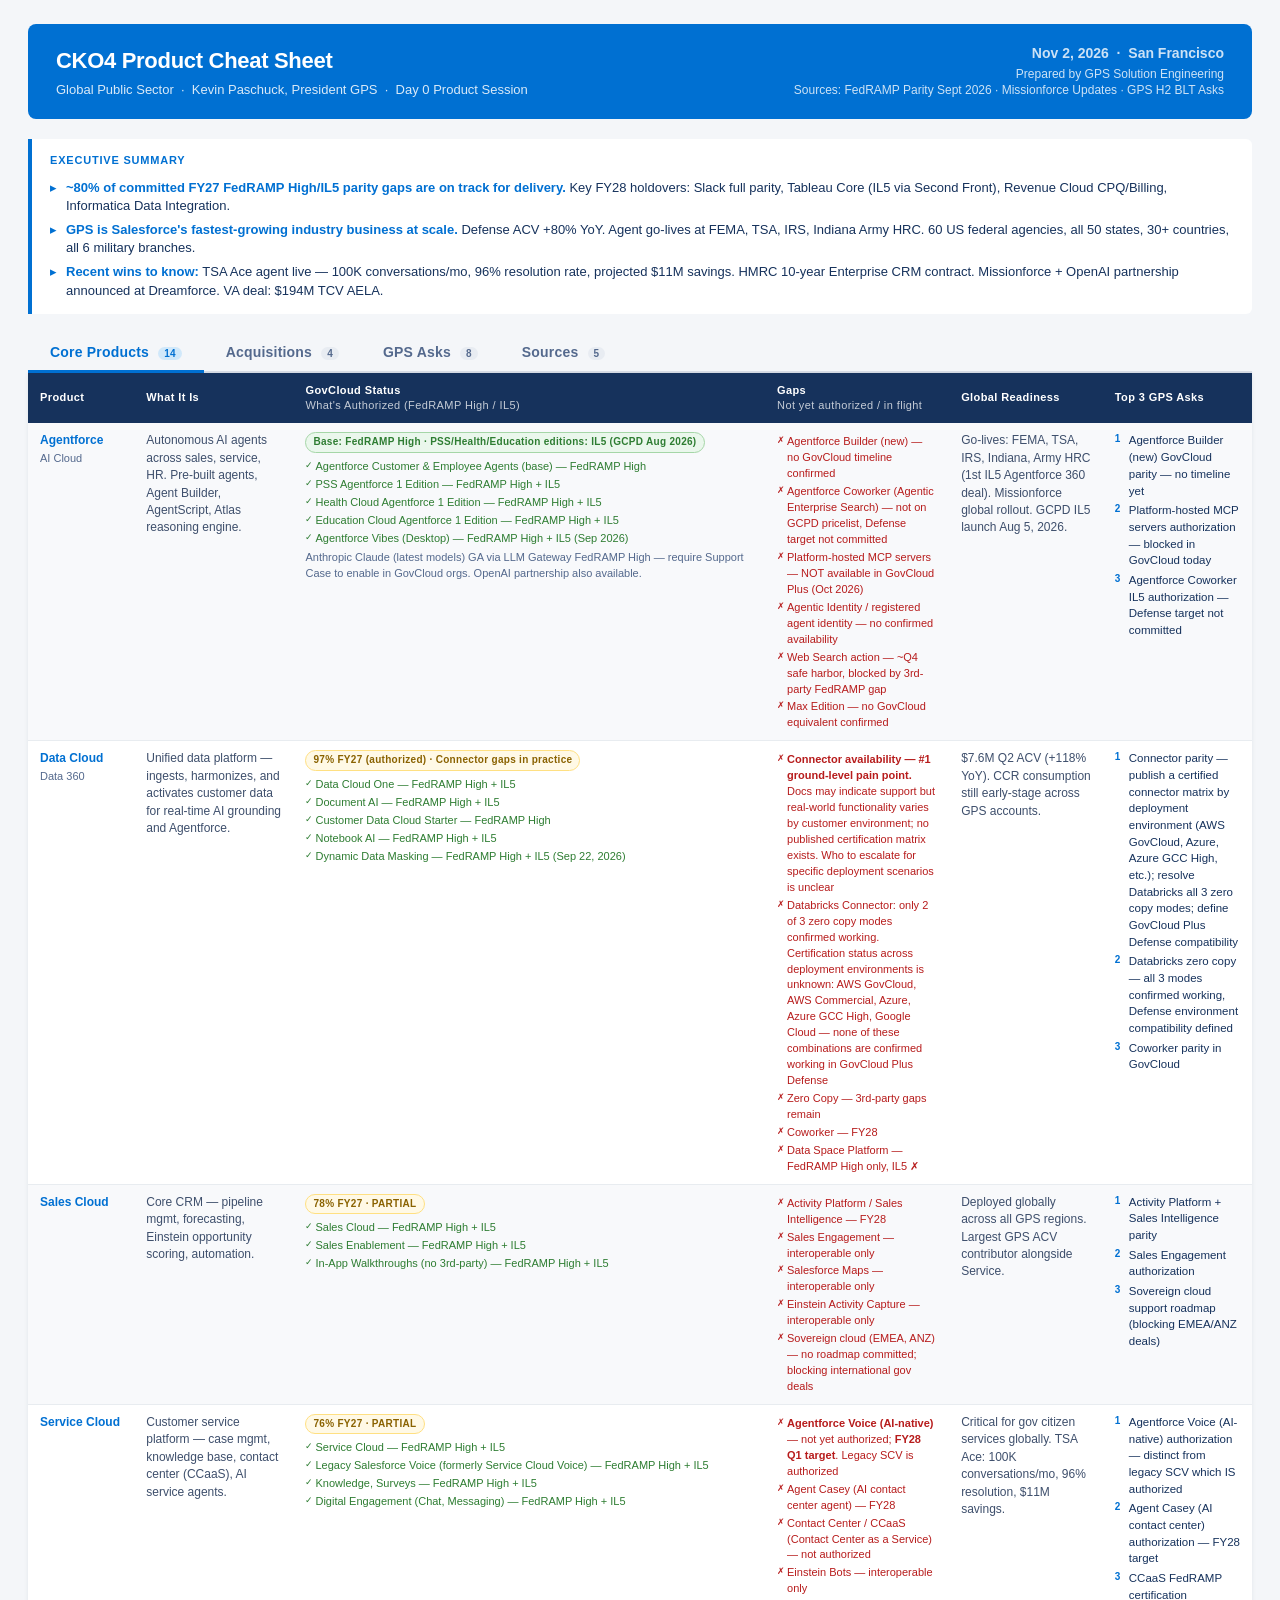
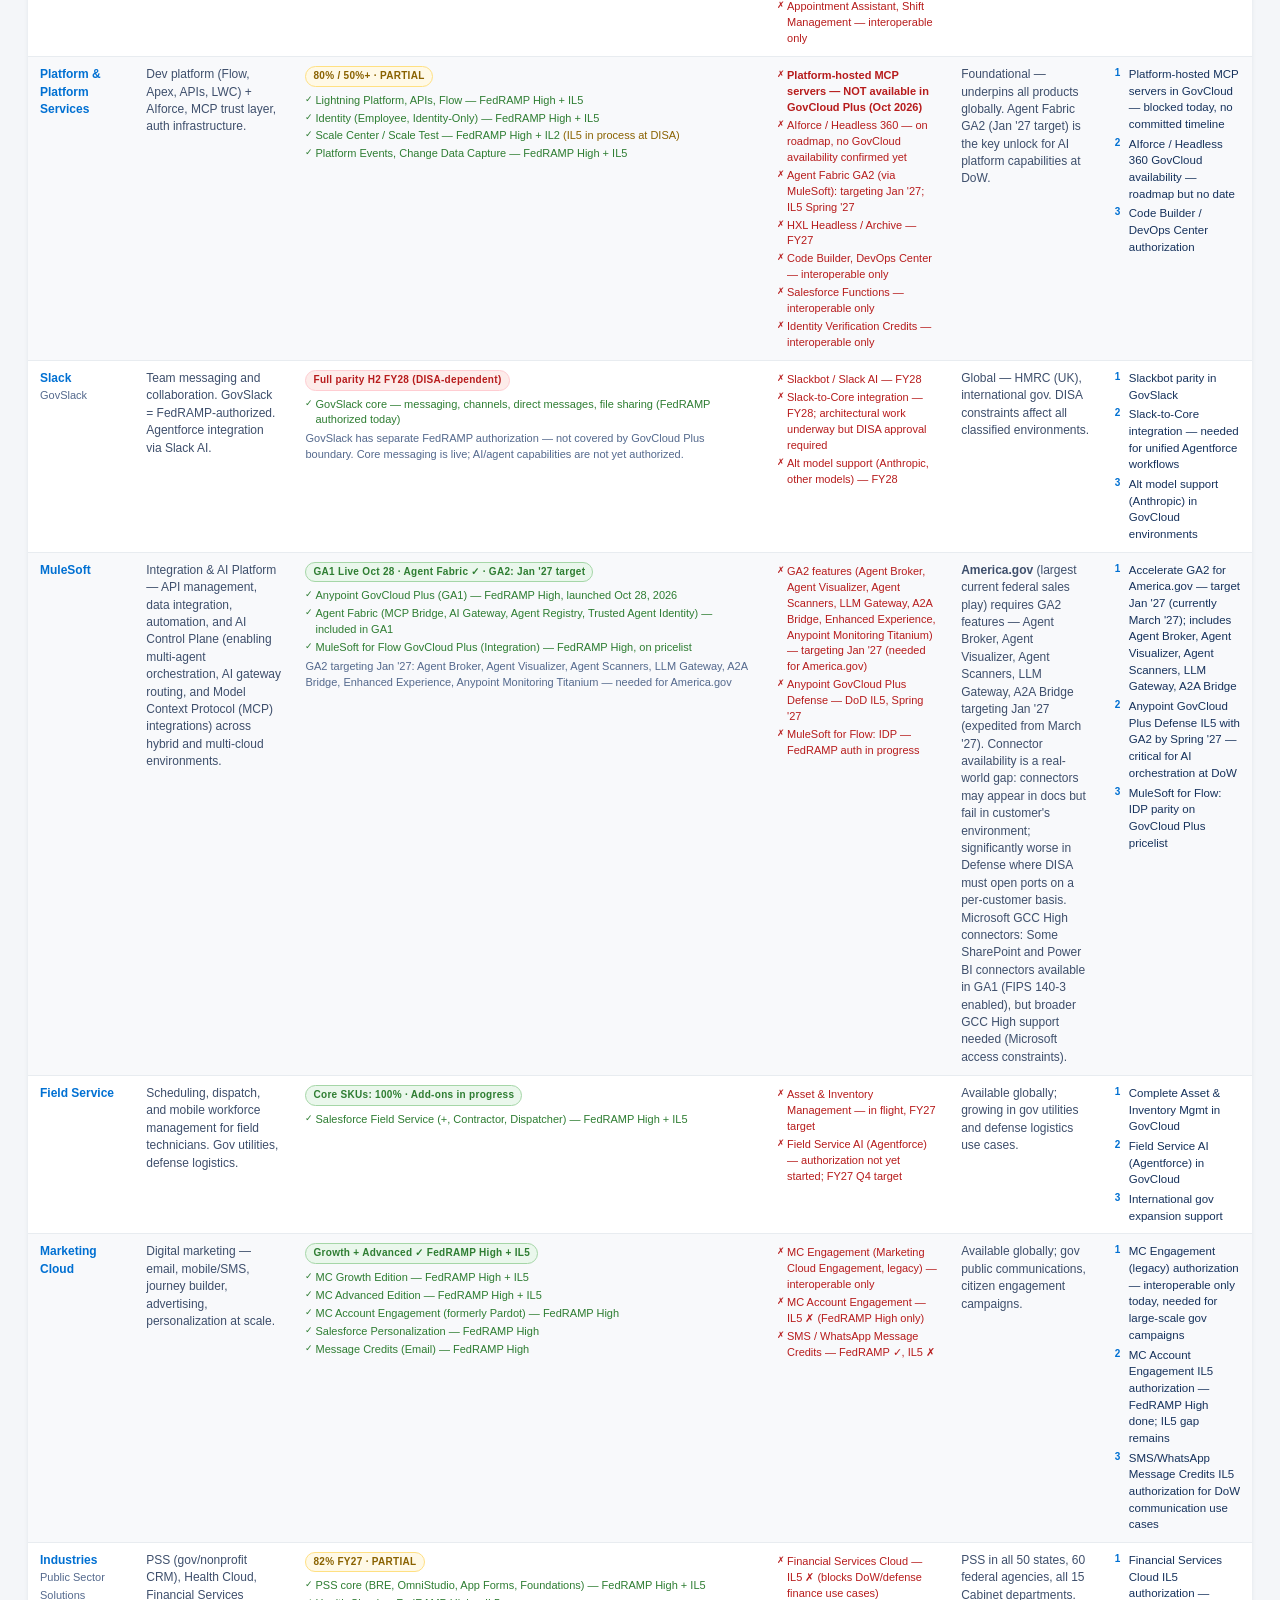
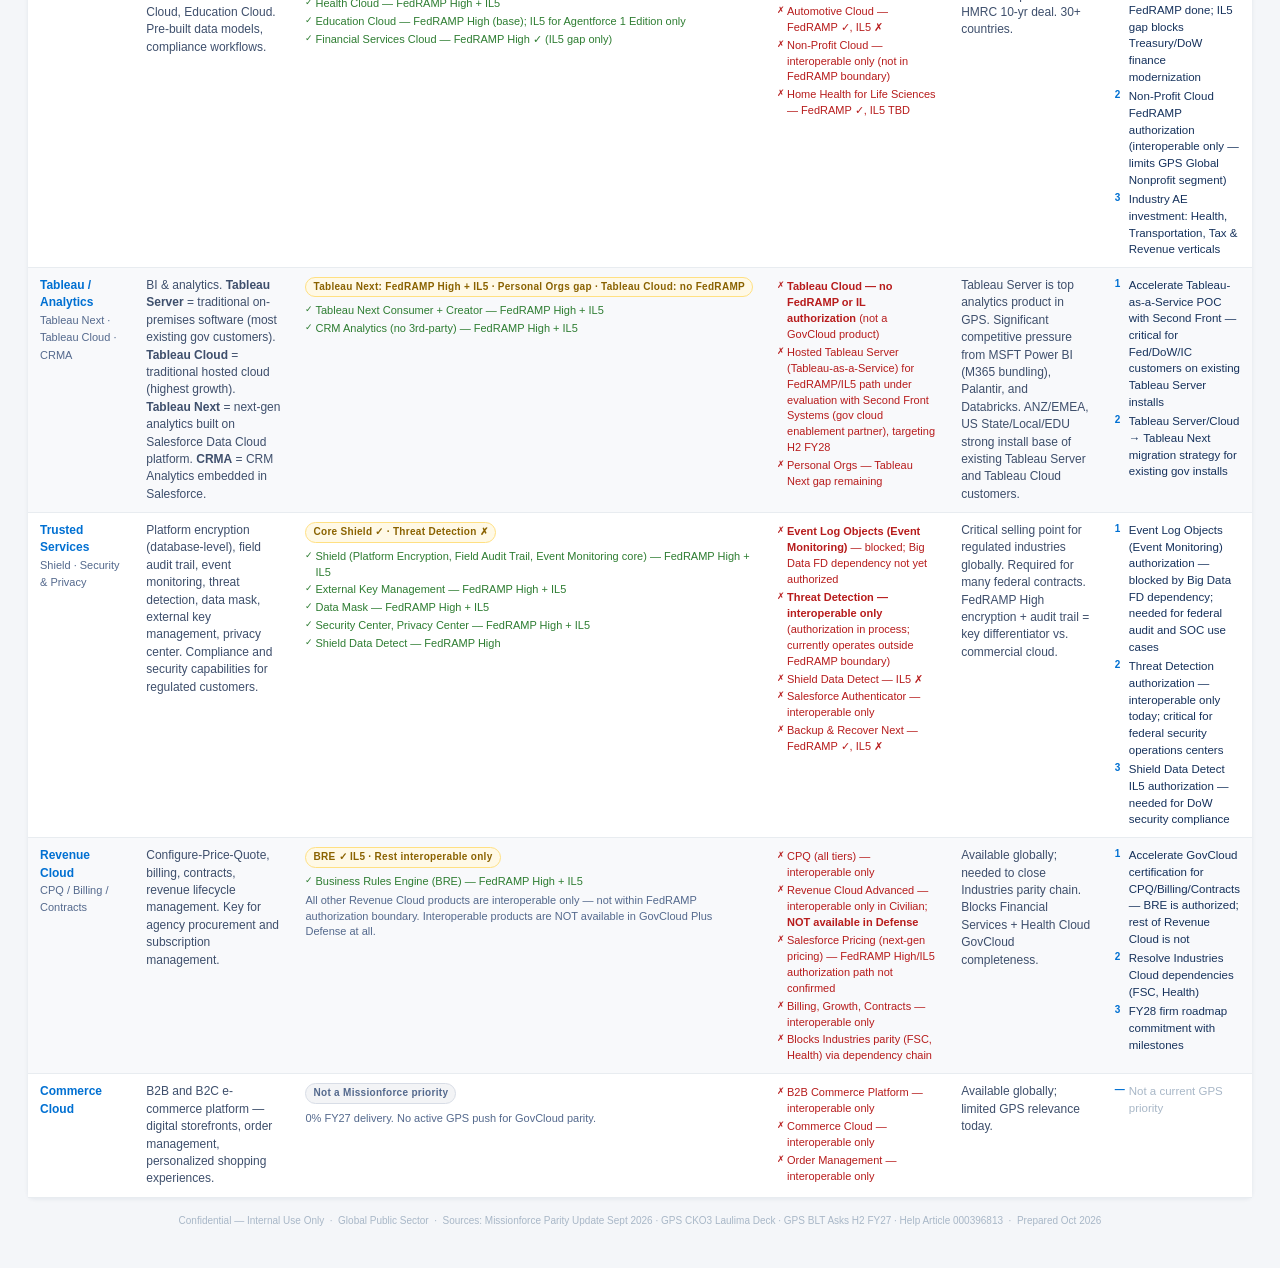
<file: docs/cko4/index.html>
<!DOCTYPE html>
<html lang="en">
<head>
<meta charset="UTF-8">
<meta name="viewport" content="width=device-width, initial-scale=1.0">
<title>CKO4 Product Cheat Sheet — Kevin Paschuck</title>
<style>
  * { box-sizing: border-box; margin: 0; padding: 0; }

  body {
    font-family: -apple-system, BlinkMacSystemFont, "Segoe UI", Roboto, sans-serif;
    background: #F4F6F9;
    color: #16325C;
    font-size: 13px;
    line-height: 1.4;
  }

  .page {
    max-width: 1400px;
    margin: 0 auto;
    padding: 24px 28px 40px;
  }

  /* ── Header ── */
  .header {
    background: #0070D2;
    color: #fff;
    border-radius: 8px;
    padding: 20px 28px;
    margin-bottom: 20px;
    display: flex;
    align-items: flex-end;
    justify-content: space-between;
    gap: 16px;
  }
  .header-left h1 { font-size: 22px; font-weight: 700; letter-spacing: -0.3px; margin-bottom: 4px; }
  .header-left p  { font-size: 13px; opacity: 0.85; }
  .header-right   { text-align: right; font-size: 12px; opacity: 0.8; white-space: nowrap; }
  .header-right strong { display: block; font-size: 14px; opacity: 1; margin-bottom: 2px; }

  /* ── Exec Summary ── */
  .summary {
    background: #fff;
    border-left: 4px solid #0070D2;
    border-radius: 0 6px 6px 0;
    padding: 14px 18px;
    margin-bottom: 0;
  }
  .summary h2 { font-size: 11px; text-transform: uppercase; letter-spacing: 0.8px; color: #0070D2; margin-bottom: 10px; font-weight: 700; }
  .summary ul  { list-style: none; display: flex; flex-direction: column; gap: 6px; }
  .summary ul li { padding-left: 16px; position: relative; color: #16325C; }
  .summary ul li::before { content: "▸"; position: absolute; left: 0; color: #0070D2; }
  .summary ul li strong { color: #0070D2; }

  /* ── Tabs ── */
  .tab-bar {
    display: flex;
    gap: 0;
    margin-bottom: 0;
    border-bottom: 2px solid #D8DDE6;
    margin-top: 20px;
  }
  .tab-btn {
    padding: 10px 22px;
    font-size: 14px;
    font-weight: 600;
    color: #54698D;
    background: none;
    border: none;
    border-bottom: 3px solid transparent;
    margin-bottom: -2px;
    cursor: pointer;
    letter-spacing: 0.2px;
    transition: color 0.15s, border-color 0.15s;
    white-space: nowrap;
  }
  .tab-btn:hover { color: #0070D2; }
  .tab-btn.active { color: #0070D2; border-bottom-color: #0070D2; }
  .tab-count {
    display: inline-block;
    background: #E8ECF2;
    color: #54698D;
    border-radius: 10px;
    font-size: 10px;
    font-weight: 700;
    padding: 1px 6px;
    margin-left: 5px;
  }
  .tab-btn.active .tab-count { background: #D0E8FA; color: #0070D2; }
  .tab-panel { display: none; }
  .tab-panel.active { display: block; }

  /* ── Tables ── */
  .table-wrap {
    background: #fff;
    border-radius: 0 0 6px 6px;
    overflow: visible;
    box-shadow: 0 1px 4px rgba(22,50,92,0.08);
  }

  table { width: 100%; border-collapse: collapse; }

  thead th {
    background: #16325C;
    color: #fff !important;
    padding: 10px 12px;
    text-align: left;
    font-size: 11px;
    font-weight: 600;
    letter-spacing: 0.4px;
    position: sticky;
    top: 0;
    z-index: 10;
  }

  tbody tr:nth-child(odd)  { background: #F8F9FB; }
  tbody tr:nth-child(even) { background: #fff; }
  tbody tr:hover { background: #EAF3FB; }

  td {
    padding: 9px 12px;
    vertical-align: top;
    border-bottom: 1px solid #E8ECF0;
    font-size: 12px;
    line-height: 1.45;
  }

  .col-product { width: 110px; }
  .col-desc    { width: 170px; }
  .col-gov     { width: 190px; }
  .col-gaps    { width: 200px; }
  .col-global  { width: 160px; }
  .col-asks    { }

  tbody td.col-product { font-weight: 600; color: #0070D2; }
  tbody td.col-desc    { color: #3E4F6C; }
  tbody td.col-global  { color: #3E4F6C; }

  /* ── Badges ── */
  .badge {
    display: inline-block;
    padding: 2px 7px;
    border-radius: 12px;
    font-size: 10px;
    font-weight: 700;
    letter-spacing: 0.3px;
    margin-bottom: 4px;
    white-space: nowrap;
  }
  .badge-green  { background: #EAF7EC; color: #2E7D32; border: 1px solid #A5D6A7; }
  .badge-yellow { background: #FFF9E6; color: #8A6200; border: 1px solid #FFE082; }
  .badge-red    { background: #FDECEA; color: #B71C1C; border: 1px solid #FFCDD2; }
  .badge-gray   { background: #F3F4F6; color: #54698D; border: 1px solid #D8DDE6; }

  .gov-detail { font-size: 11px; color: #54698D; margin-top: 3px; }
  .gap-label  { color: #B71C1C; font-weight: 600; }
  .gap-item   { font-size: 11px; color: #B71C1C; margin-top: 2px; padding-left: 10px; position: relative; }
  .gap-item::before { content: "✗"; position: absolute; left: 0; font-size: 9px; }
  .ok-item    { font-size: 11px; color: #2E7D32; margin-top: 2px; padding-left: 10px; position: relative; }
  .ok-item::before { content: "✓"; position: absolute; left: 0; font-size: 9px; }

  /* ── Asks list ── */
  .asks-list { list-style: none; padding: 0; margin: 0; display: flex; flex-direction: column; gap: 3px; }
  .asks-list li { font-size: 11.5px; color: #16325C; padding-left: 14px; position: relative; }
  .asks-list li::before { content: attr(data-n); position: absolute; left: 0; color: #0070D2; font-weight: 700; font-size: 10px; }

  /* ── GPS Asks tab ── */
  .asks-table-wrap {
    background: #fff;
    border-radius: 0 0 6px 6px;
    overflow: hidden;
    box-shadow: 0 1px 4px rgba(22,50,92,0.08);
  }
  .ask-status {
    display: inline-flex;
    align-items: center;
    gap: 4px;
    padding: 2px 8px;
    border-radius: 12px;
    font-size: 10px;
    font-weight: 700;
    white-space: nowrap;
    margin-bottom: 4px;
  }
  .status-progress { background: #FFF9E6; color: #8A6200; border: 1px solid #FFE082; }
  .status-blocked  { background: #FDECEA; color: #B71C1C; border: 1px solid #FFCDD2; }
  .status-approved { background: #EAF7EC; color: #2E7D32; border: 1px solid #A5D6A7; }
  .status-notstarted { background: #F3F4F6; color: #54698D; border: 1px solid #D8DDE6; }
  .blocker-note { font-size: 11px; color: #54698D; margin-top: 3px; }
  .blocker-note strong { color: #B71C1C; }

  /* ── Sources ── */
  .source-link { color: #0070D2; font-size: 11px; text-decoration: none; font-weight: 600; }
  .source-link:hover { text-decoration: underline; }

  /* ── Footer ── */
  .footer { margin-top: 16px; font-size: 10px; color: #A8B7C7; text-align: center; }

  /* ── Print ── */
  @media print {
    body { background: #fff; font-size: 10px; }
    .page { padding: 10px 14px; max-width: 100%; }
    .header { border-radius: 4px; padding: 12px 16px; }
    .header-left h1 { font-size: 16px; }
    table { font-size: 9px; }
    td, thead th { padding: 5px 7px; }
    .summary, .table-wrap, .asks-table-wrap { box-shadow: none; }
    tbody tr:hover { background: inherit; }
    .tab-panel { display: block !important; }
    .tab-bar { display: none; }
  }
</style>
</head>
<body>
<div class="page">

  <!-- Header -->
  <div class="header">
    <div class="header-left">
      <h1>CKO4 Product Cheat Sheet</h1>
      <p>Global Public Sector &nbsp;·&nbsp; Kevin Paschuck, President GPS &nbsp;·&nbsp; Day 0 Product Session</p>
    </div>
    <div class="header-right">
      <strong>Nov 2, 2026 &nbsp;·&nbsp; San Francisco</strong>
      Prepared by GPS Solution Engineering<br>Sources: FedRAMP Parity Sept 2026 · Missionforce Updates · GPS H2 BLT Asks
    </div>
  </div>

  <!-- Executive Summary -->
  <div class="summary">
    <h2>Executive Summary</h2>
    <ul>
      <li><strong>~80% of committed FY27 FedRAMP High/IL5 parity gaps are on track for delivery.</strong> Key FY28 holdovers: Slack full parity, Tableau Core (IL5 via Second Front), Revenue Cloud CPQ/Billing, Informatica Data Integration.</li>
      <li><strong>GPS is Salesforce's fastest-growing industry business at scale.</strong> Defense ACV +80% YoY. Agent go-lives at FEMA, TSA, IRS, Indiana Army HRC. 60 US federal agencies, all 50 states, 30+ countries, all 6 military branches.</li>
      <li><strong>Recent wins to know:</strong> TSA Ace agent live — 100K conversations/mo, 96% resolution rate, projected $11M savings. HMRC 10-year Enterprise CRM contract. Missionforce + OpenAI partnership announced at Dreamforce. VA deal: $194M TCV AELA.</li>
    </ul>
  </div>

  <!-- Tab bar -->
  <div class="tab-bar">
    <button class="tab-btn active" onclick="switchTab('core', this)">Core Products <span class="tab-count">14</span></button>
    <button class="tab-btn" onclick="switchTab('acq', this)">Acquisitions <span class="tab-count">4</span></button>
    <button class="tab-btn" onclick="switchTab('asks', this)">GPS Asks <span class="tab-count">8</span></button>
    <button class="tab-btn" onclick="switchTab('sources', this)">Sources <span class="tab-count">5</span></button>
  </div>

  <!-- ═══ CORE PRODUCTS TAB ═══ -->
  <div class="tab-panel active" id="tab-core">
  <div class="table-wrap">
    <table>
      <thead>
        <tr>
          <th class="col-product">Product</th>
          <th class="col-desc">What It Is</th>
          <th class="col-gov">GovCloud Status<br><span style="font-weight:400;opacity:0.75">What's Authorized (FedRAMP High / IL5)</span></th>
          <th class="col-gaps">Gaps<br><span style="font-weight:400;opacity:0.75">Not yet authorized / in flight</span></th>
          <th class="col-global">Global Readiness</th>
          <th class="col-asks">Top 3 GPS Asks</th>
        </tr>
      </thead>
      <tbody>

        <tr>
          <td class="col-product">Agentforce<br><span style="font-weight:400;font-size:11px;color:#54698D">AI Cloud</span></td>
          <td class="col-desc">Autonomous AI agents across sales, service, HR. Pre-built agents, Agent Builder, AgentScript, Atlas reasoning engine.</td>
          <td>
            <span class="badge badge-green">Base: FedRAMP High · PSS/Health/Education editions: IL5 (GCPD Aug 2026)</span>
            <div class="ok-item">Agentforce Customer &amp; Employee Agents (base) — FedRAMP High</div>
            <div class="ok-item">PSS Agentforce 1 Edition — FedRAMP High + IL5</div>
            <div class="ok-item">Health Cloud Agentforce 1 Edition — FedRAMP High + IL5</div>
            <div class="ok-item">Education Cloud Agentforce 1 Edition — FedRAMP High + IL5</div>
            <div class="ok-item">Agentforce Vibes (Desktop) — FedRAMP High + IL5 (Sep 2026)</div>
            <div class="gov-detail">Anthropic Claude (latest models) GA via LLM Gateway FedRAMP High — require Support Case to enable in GovCloud orgs. OpenAI partnership also available.</div>
          </td>
          <td>
            <div class="gap-item">Agentforce Builder (new) — no GovCloud timeline confirmed</div>
            <div class="gap-item">Agentforce Coworker (Agentic Enterprise Search) — not on GCPD pricelist, Defense target not committed</div>
            <div class="gap-item">Platform-hosted MCP servers — NOT available in GovCloud Plus (Oct 2026)</div>
            <div class="gap-item">Agentic Identity / registered agent identity — no confirmed availability</div>
            <div class="gap-item">Web Search action — ~Q4 safe harbor, blocked by 3rd-party FedRAMP gap</div>
            <div class="gap-item">Max Edition — no GovCloud equivalent confirmed</div>
          </td>
          <td class="col-global">Go-lives: FEMA, TSA, IRS, Indiana, Army HRC (1st IL5 Agentforce 360 deal). Missionforce global rollout. GCPD IL5 launch Aug 5, 2026.</td>
          <td>
            <ol class="asks-list">
              <li data-n="1">Agentforce Builder (new) GovCloud parity — no timeline yet</li>
              <li data-n="2">Platform-hosted MCP servers authorization — blocked in GovCloud today</li>
              <li data-n="3">Agentforce Coworker IL5 authorization — Defense target not committed</li>
            </ol>
          </td>
        </tr>

        <tr>
          <td class="col-product">Data Cloud<br><span style="font-weight:400;font-size:11px;color:#54698D">Data 360</span></td>
          <td class="col-desc">Unified data platform — ingests, harmonizes, and activates customer data for real-time AI grounding and Agentforce.</td>
          <td>
            <span class="badge badge-yellow">97% FY27 (authorized) · Connector gaps in practice</span>
            <div class="ok-item">Data Cloud One — FedRAMP High + IL5</div>
            <div class="ok-item">Document AI — FedRAMP High + IL5</div>
            <div class="ok-item">Customer Data Cloud Starter — FedRAMP High</div>
            <div class="ok-item">Notebook AI — FedRAMP High + IL5</div>
            <div class="ok-item">Dynamic Data Masking — FedRAMP High + IL5 (Sep 22, 2026)</div>
          </td>
          <td>
            <div class="gap-item"><strong>Connector availability — #1 ground-level pain point.</strong> Docs may indicate support but real-world functionality varies by customer environment; no published certification matrix exists. Who to escalate for specific deployment scenarios is unclear</div>
            <div class="gap-item">Databricks Connector: only 2 of 3 zero copy modes confirmed working. Certification status across deployment environments is unknown: AWS GovCloud, AWS Commercial, Azure, Azure GCC High, Google Cloud — none of these combinations are confirmed working in GovCloud Plus Defense</div>
            <div class="gap-item">Zero Copy — 3rd-party gaps remain</div>
            <div class="gap-item">Coworker — FY28</div>
            <div class="gap-item">Data Space Platform — FedRAMP High only, IL5 ✗</div>
          </td>
          <td class="col-global">$7.6M Q2 ACV (+118% YoY). CCR consumption still early-stage across GPS accounts.</td>
          <td>
            <ol class="asks-list">
              <li data-n="1">Connector parity — publish a certified connector matrix by deployment environment (AWS GovCloud, Azure, Azure GCC High, etc.); resolve Databricks all 3 zero copy modes; define GovCloud Plus Defense compatibility</li>
              <li data-n="2">Databricks zero copy — all 3 modes confirmed working, Defense environment compatibility defined</li>
              <li data-n="3">Coworker parity in GovCloud</li>
            </ol>
          </td>
        </tr>

        <tr>
          <td class="col-product">Sales Cloud</td>
          <td class="col-desc">Core CRM — pipeline mgmt, forecasting, Einstein opportunity scoring, automation.</td>
          <td>
            <span class="badge badge-yellow">78% FY27 · PARTIAL</span>
            <div class="ok-item">Sales Cloud — FedRAMP High + IL5</div>
            <div class="ok-item">Sales Enablement — FedRAMP High + IL5</div>
            <div class="ok-item">In-App Walkthroughs (no 3rd-party) — FedRAMP High + IL5</div>
          </td>
          <td>
            <div class="gap-item">Activity Platform / Sales Intelligence — FY28</div>
            <div class="gap-item">Sales Engagement — interoperable only</div>
            <div class="gap-item">Salesforce Maps — interoperable only</div>
            <div class="gap-item">Einstein Activity Capture — interoperable only</div>
            <div class="gap-item">Sovereign cloud (EMEA, ANZ) — no roadmap committed; blocking international gov deals</div>
          </td>
          <td class="col-global">Deployed globally across all GPS regions. Largest GPS ACV contributor alongside Service.</td>
          <td>
            <ol class="asks-list">
              <li data-n="1">Activity Platform + Sales Intelligence parity</li>
              <li data-n="2">Sales Engagement authorization</li>
              <li data-n="3">Sovereign cloud support roadmap (blocking EMEA/ANZ deals)</li>
            </ol>
          </td>
        </tr>

        <tr>
          <td class="col-product">Service Cloud</td>
          <td class="col-desc">Customer service platform — case mgmt, knowledge base, contact center (CCaaS), AI service agents.</td>
          <td>
            <span class="badge badge-yellow">76% FY27 · PARTIAL</span>
            <div class="ok-item">Service Cloud — FedRAMP High + IL5</div>
            <div class="ok-item">Legacy Salesforce Voice (formerly Service Cloud Voice) — FedRAMP High + IL5</div>
            <div class="ok-item">Knowledge, Surveys — FedRAMP High + IL5</div>
            <div class="ok-item">Digital Engagement (Chat, Messaging) — FedRAMP High + IL5</div>
          </td>
          <td>
            <div class="gap-item"><strong>Agentforce Voice (AI-native)</strong> — not yet authorized; <strong>FY28 Q1 target</strong>. Legacy SCV is authorized</div>
            <div class="gap-item">Agent Casey (AI contact center agent) — FY28</div>
            <div class="gap-item">Contact Center / CCaaS (Contact Center as a Service) — not authorized</div>
            <div class="gap-item">Einstein Bots — interoperable only</div>
            <div class="gap-item">Appointment Assistant, Shift Management — interoperable only</div>
          </td>
          <td class="col-global">Critical for gov citizen services globally. TSA Ace: 100K conversations/mo, 96% resolution, $11M savings.</td>
          <td>
            <ol class="asks-list">
              <li data-n="1">Agentforce Voice (AI-native) authorization — distinct from legacy SCV which IS authorized</li>
              <li data-n="2">Agent Casey (AI contact center) authorization — FY28 target</li>
              <li data-n="3">CCaaS FedRAMP certification</li>
            </ol>
          </td>
        </tr>

        <tr>
          <td class="col-product">Platform &amp;<br>Platform Services</td>
          <td class="col-desc">Dev platform (Flow, Apex, APIs, LWC) + AIforce, MCP trust layer, auth infrastructure.</td>
          <td>
            <span class="badge badge-yellow">80% / 50%+ · PARTIAL</span>
            <div class="ok-item">Lightning Platform, APIs, Flow — FedRAMP High + IL5</div>
            <div class="ok-item">Identity (Employee, Identity-Only) — FedRAMP High + IL5</div>
            <div class="ok-item">Scale Center / Scale Test — FedRAMP High + IL2 <span style="color:#8A6200">(IL5 in process at DISA)</span></div>
            <div class="ok-item">Platform Events, Change Data Capture — FedRAMP High + IL5</div>
          </td>
          <td>
            <div class="gap-item"><strong>Platform-hosted MCP servers — NOT available in GovCloud Plus (Oct 2026)</strong></div>
            <div class="gap-item">AIforce / Headless 360 — on roadmap, no GovCloud availability confirmed yet</div>
            <div class="gap-item">Agent Fabric GA2 (via MuleSoft): targeting Jan '27; IL5 Spring '27</div>
            <div class="gap-item">HXL Headless / Archive — FY27</div>
            <div class="gap-item">Code Builder, DevOps Center — interoperable only</div>
            <div class="gap-item">Salesforce Functions — interoperable only</div>
            <div class="gap-item">Identity Verification Credits — interoperable only</div>
          </td>
          <td class="col-global">Foundational — underpins all products globally. Agent Fabric GA2 (Jan '27 target) is the key unlock for AI platform capabilities at DoW.</td>
          <td>
            <ol class="asks-list">
              <li data-n="1">Platform-hosted MCP servers in GovCloud — blocked today, no committed timeline</li>
              <li data-n="2">AIforce / Headless 360 GovCloud availability — roadmap but no date</li>
              <li data-n="3">Code Builder / DevOps Center authorization</li>
            </ol>
          </td>
        </tr>

        <tr>
          <td class="col-product">Slack<br><span style="font-weight:400;font-size:11px;color:#54698D">GovSlack</span></td>
          <td class="col-desc">Team messaging and collaboration. GovSlack = FedRAMP-authorized. Agentforce integration via Slack AI.</td>
          <td>
            <span class="badge badge-red">Full parity H2 FY28 (DISA-dependent)</span>
            <div class="ok-item">GovSlack core — messaging, channels, direct messages, file sharing (FedRAMP authorized today)</div>
            <div class="gov-detail">GovSlack has separate FedRAMP authorization — not covered by GovCloud Plus boundary. Core messaging is live; AI/agent capabilities are not yet authorized.</div>
          </td>
          <td>
            <div class="gap-item">Slackbot / Slack AI — FY28</div>
            <div class="gap-item">Slack-to-Core integration — FY28; architectural work underway but DISA approval required</div>
            <div class="gap-item">Alt model support (Anthropic, other models) — FY28</div>
          </td>
          <td class="col-global">Global — HMRC (UK), international gov. DISA constraints affect all classified environments.</td>
          <td>
            <ol class="asks-list">
              <li data-n="1">Slackbot parity in GovSlack</li>
              <li data-n="2">Slack-to-Core integration — needed for unified Agentforce workflows</li>
              <li data-n="3">Alt model support (Anthropic) in GovCloud environments</li>
            </ol>
          </td>
        </tr>

        <tr>
          <td class="col-product">MuleSoft</td>
          <td class="col-desc">Integration &amp; AI Platform — API management, data integration, automation, and AI Control Plane (enabling multi-agent orchestration, AI gateway routing, and Model Context Protocol (MCP) integrations) across hybrid and multi-cloud environments.</td>
          <td>
            <span class="badge badge-green">GA1 Live Oct 28 · Agent Fabric ✓ · GA2: Jan '27 target</span>
            <div class="ok-item">Anypoint GovCloud Plus (GA1) — FedRAMP High, launched Oct 28, 2026</div>
            <div class="ok-item">Agent Fabric (MCP Bridge, AI Gateway, Agent Registry, Trusted Agent Identity) — included in GA1</div>
            <div class="ok-item">MuleSoft for Flow GovCloud Plus (Integration) — FedRAMP High, on pricelist</div>
            <div class="gov-detail">GA2 targeting Jan '27: Agent Broker, Agent Visualizer, Agent Scanners, LLM Gateway, A2A Bridge, Enhanced Experience, Anypoint Monitoring Titanium — needed for America.gov</div>
          </td>
          <td>
            <div class="gap-item">GA2 features (Agent Broker, Agent Visualizer, Agent Scanners, LLM Gateway, A2A Bridge, Enhanced Experience, Anypoint Monitoring Titanium) — targeting Jan '27 (needed for America.gov)</div>
            <div class="gap-item">Anypoint GovCloud Plus Defense — DoD IL5, Spring '27</div>
            <div class="gap-item">MuleSoft for Flow: IDP — FedRAMP auth in progress</div>
          </td>
          <td class="col-global"><strong>America.gov</strong> (largest current federal sales play) requires GA2 features — Agent Broker, Agent Visualizer, Agent Scanners, LLM Gateway, A2A Bridge targeting Jan '27 (expedited from March '27). Connector availability is a real-world gap: connectors may appear in docs but fail in customer's environment; significantly worse in Defense where DISA must open ports on a per-customer basis. Microsoft GCC High connectors: Some SharePoint and Power BI connectors available in GA1 (FIPS 140-3 enabled), but broader GCC High support needed (Microsoft access constraints).</td>
          <td>
            <ol class="asks-list">
              <li data-n="1">Accelerate GA2 for America.gov — target Jan '27 (currently March '27); includes Agent Broker, Agent Visualizer, Agent Scanners, LLM Gateway, A2A Bridge</li>
              <li data-n="2">Anypoint GovCloud Plus Defense IL5 with GA2 by Spring '27 — critical for AI orchestration at DoW</li>
              <li data-n="3">MuleSoft for Flow: IDP parity on GovCloud Plus pricelist</li>
            </ol>
          </td>
        </tr>

        <tr>
          <td class="col-product">Field Service</td>
          <td class="col-desc">Scheduling, dispatch, and mobile workforce management for field technicians. Gov utilities, defense logistics.</td>
          <td>
            <span class="badge badge-green">Core SKUs: 100% · Add-ons in progress</span>
            <div class="ok-item">Salesforce Field Service (+, Contractor, Dispatcher) — FedRAMP High + IL5</div>
          </td>
          <td>
            <div class="gap-item">Asset &amp; Inventory Management — in flight, FY27 target</div>
            <div class="gap-item">Field Service AI (Agentforce) — authorization not yet started; FY27 Q4 target</div>
          </td>
          <td class="col-global">Available globally; growing in gov utilities and defense logistics use cases.</td>
          <td>
            <ol class="asks-list">
              <li data-n="1">Complete Asset &amp; Inventory Mgmt in GovCloud</li>
              <li data-n="2">Field Service AI (Agentforce) in GovCloud</li>
              <li data-n="3">International gov expansion support</li>
            </ol>
          </td>
        </tr>

        <tr>
          <td class="col-product">Marketing Cloud</td>
          <td class="col-desc">Digital marketing — email, mobile/SMS, journey builder, advertising, personalization at scale.</td>
          <td>
            <span class="badge badge-green">Growth + Advanced ✓ FedRAMP High + IL5</span>
            <div class="ok-item">MC Growth Edition — FedRAMP High + IL5</div>
            <div class="ok-item">MC Advanced Edition — FedRAMP High + IL5</div>
            <div class="ok-item">MC Account Engagement (formerly Pardot) — FedRAMP High</div>
            <div class="ok-item">Salesforce Personalization — FedRAMP High</div>
            <div class="ok-item">Message Credits (Email) — FedRAMP High</div>
          </td>
          <td>
            <div class="gap-item">MC Engagement (Marketing Cloud Engagement, legacy) — interoperable only</div>
            <div class="gap-item">MC Account Engagement — IL5 ✗ (FedRAMP High only)</div>
            <div class="gap-item">SMS / WhatsApp Message Credits — FedRAMP ✓, IL5 ✗</div>
          </td>
          <td class="col-global">Available globally; gov public communications, citizen engagement campaigns.</td>
          <td>
            <ol class="asks-list">
              <li data-n="1">MC Engagement (legacy) authorization — interoperable only today, needed for large-scale gov campaigns</li>
              <li data-n="2">MC Account Engagement IL5 authorization — FedRAMP High done; IL5 gap remains</li>
              <li data-n="3">SMS/WhatsApp Message Credits IL5 authorization for DoW communication use cases</li>
            </ol>
          </td>
        </tr>

        <tr>
          <td class="col-product">Industries<br><span style="font-weight:400;font-size:11px;color:#54698D">Public Sector Solutions</span></td>
          <td class="col-desc">PSS (gov/nonprofit CRM), Health Cloud, Financial Services Cloud, Education Cloud. Pre-built data models, compliance workflows.</td>
          <td>
            <span class="badge badge-yellow">82% FY27 · PARTIAL</span>
            <div class="ok-item">PSS core (BRE, OmniStudio, App Forms, Foundations) — FedRAMP High + IL5</div>
            <div class="ok-item">Health Cloud — FedRAMP High + IL5</div>
            <div class="ok-item">Education Cloud — FedRAMP High (base); IL5 for Agentforce 1 Edition only</div>
            <div class="ok-item">Financial Services Cloud — FedRAMP High ✓ (IL5 gap only)</div>
          </td>
          <td>
            <div class="gap-item">Financial Services Cloud — IL5 ✗ (blocks DoW/defense finance use cases)</div>
            <div class="gap-item">Automotive Cloud — FedRAMP ✓, IL5 ✗</div>
            <div class="gap-item">Non-Profit Cloud — interoperable only (not in FedRAMP boundary)</div>
            <div class="gap-item">Home Health for Life Sciences — FedRAMP ✓, IL5 TBD</div>
          </td>
          <td class="col-global">PSS in all 50 states, 60 federal agencies, all 15 Cabinet departments. HMRC 10-yr deal. 30+ countries.</td>
          <td>
            <ol class="asks-list">
              <li data-n="1">Financial Services Cloud IL5 authorization — FedRAMP done; IL5 gap blocks Treasury/DoW finance modernization</li>
              <li data-n="2">Non-Profit Cloud FedRAMP authorization (interoperable only — limits GPS Global Nonprofit segment)</li>
              <li data-n="3">Industry AE investment: Health, Transportation, Tax &amp; Revenue verticals</li>
            </ol>
          </td>
        </tr>

        <tr>
          <td class="col-product">Tableau / Analytics<br><span style="font-weight:400;font-size:11px;color:#54698D">Tableau Next · Tableau Cloud · CRMA</span></td>
          <td class="col-desc">BI &amp; analytics. <strong>Tableau Server</strong> = traditional on-premises software (most existing gov customers). <strong>Tableau Cloud</strong> = traditional hosted cloud (highest growth). <strong>Tableau Next</strong> = next-gen analytics built on Salesforce Data Cloud platform. <strong>CRMA</strong> = CRM Analytics embedded in Salesforce.</td>
          <td>
            <span class="badge badge-yellow">Tableau Next: FedRAMP High + IL5 · Personal Orgs gap · Tableau Cloud: no FedRAMP</span>
            <div class="ok-item">Tableau Next Consumer + Creator — FedRAMP High + IL5</div>
            <div class="ok-item">CRM Analytics (no 3rd-party) — FedRAMP High + IL5</div>
          </td>
          <td>
            <div class="gap-item"><strong>Tableau Cloud — no FedRAMP or IL authorization</strong> (not a GovCloud product)</div>
            <div class="gap-item">Hosted Tableau Server (Tableau-as-a-Service) for FedRAMP/IL5 path under evaluation with Second Front Systems (gov cloud enablement partner), targeting H2 FY28</div>
            <div class="gap-item">Personal Orgs — Tableau Next gap remaining</div>
          </td>
          <td class="col-global">Tableau Server is top analytics product in GPS. Significant competitive pressure from MSFT Power BI (M365 bundling), Palantir, and Databricks. ANZ/EMEA, US State/Local/EDU strong install base of existing Tableau Server and Tableau Cloud customers.</td>
          <td>
            <ol class="asks-list">
              <li data-n="1">Accelerate Tableau-as-a-Service POC with Second Front — critical for Fed/DoW/IC customers on existing Tableau Server installs</li>
              <li data-n="2">Tableau Server/Cloud → Tableau Next migration strategy for existing gov installs</li>
            </ol>
          </td>
        </tr>

        <tr>
          <td class="col-product">Trusted Services<br><span style="font-weight:400;font-size:11px;color:#54698D">Shield · Security &amp; Privacy</span></td>
          <td class="col-desc">Platform encryption (database-level), field audit trail, event monitoring, threat detection, data mask, external key management, privacy center. Compliance and security capabilities for regulated customers.</td>
          <td>
            <span class="badge badge-yellow">Core Shield ✓ · Threat Detection ✗</span>
            <div class="ok-item">Shield (Platform Encryption, Field Audit Trail, Event Monitoring core) — FedRAMP High + IL5</div>
            <div class="ok-item">External Key Management — FedRAMP High + IL5</div>
            <div class="ok-item">Data Mask — FedRAMP High + IL5</div>
            <div class="ok-item">Security Center, Privacy Center — FedRAMP High + IL5</div>
            <div class="ok-item">Shield Data Detect — FedRAMP High</div>
          </td>
          <td>
            <div class="gap-item"><strong>Event Log Objects (Event Monitoring)</strong> — blocked; Big Data FD dependency not yet authorized</div>
            <div class="gap-item"><strong>Threat Detection — interoperable only</strong> (authorization in process; currently operates outside FedRAMP boundary)</div>
            <div class="gap-item">Shield Data Detect — IL5 ✗</div>
            <div class="gap-item">Salesforce Authenticator — interoperable only</div>
            <div class="gap-item">Backup &amp; Recover Next — FedRAMP ✓, IL5 ✗</div>
          </td>
          <td class="col-global">Critical selling point for regulated industries globally. Required for many federal contracts. FedRAMP High encryption + audit trail = key differentiator vs. commercial cloud.</td>
          <td>
            <ol class="asks-list">
              <li data-n="1">Event Log Objects (Event Monitoring) authorization — blocked by Big Data FD dependency; needed for federal audit and SOC use cases</li>
              <li data-n="2">Threat Detection authorization — interoperable only today; critical for federal security operations centers</li>
              <li data-n="3">Shield Data Detect IL5 authorization — needed for DoW security compliance</li>
            </ol>
          </td>
        </tr>

        <tr>
          <td class="col-product">Revenue Cloud<br><span style="font-weight:400;font-size:11px;color:#54698D">CPQ / Billing / Contracts</span></td>
          <td class="col-desc">Configure-Price-Quote, billing, contracts, revenue lifecycle management. Key for agency procurement and subscription management.</td>
          <td>
            <span class="badge badge-yellow">BRE ✓ IL5 · Rest interoperable only</span>
            <div class="ok-item">Business Rules Engine (BRE) — FedRAMP High + IL5</div>
            <div class="gov-detail">All other Revenue Cloud products are interoperable only — not within FedRAMP authorization boundary. Interoperable products are NOT available in GovCloud Plus Defense at all.</div>
          </td>
          <td>
            <div class="gap-item">CPQ (all tiers) — interoperable only</div>
            <div class="gap-item">Revenue Cloud Advanced — interoperable only in Civilian; <strong>NOT available in Defense</strong></div>
            <div class="gap-item">Salesforce Pricing (next-gen pricing) — FedRAMP High/IL5 authorization path not confirmed</div>
            <div class="gap-item">Billing, Growth, Contracts — interoperable only</div>
            <div class="gap-item">Blocks Industries parity (FSC, Health) via dependency chain</div>
          </td>
          <td class="col-global">Available globally; needed to close Industries parity chain. Blocks Financial Services + Health Cloud GovCloud completeness.</td>
          <td>
            <ol class="asks-list">
              <li data-n="1">Accelerate GovCloud certification for CPQ/Billing/Contracts — BRE is authorized; rest of Revenue Cloud is not</li>
              <li data-n="2">Resolve Industries Cloud dependencies (FSC, Health)</li>
              <li data-n="3">FY28 firm roadmap commitment with milestones</li>
            </ol>
          </td>
        </tr>

        <tr>
          <td class="col-product">Commerce Cloud</td>
          <td class="col-desc">B2B and B2C e-commerce platform — digital storefronts, order management, personalized shopping experiences.</td>
          <td>
            <span class="badge badge-gray">Not a Missionforce priority</span>
            <div class="gov-detail">0% FY27 delivery. No active GPS push for GovCloud parity.</div>
          </td>
          <td>
            <div class="gap-item">B2B Commerce Platform — interoperable only</div>
            <div class="gap-item">Commerce Cloud — interoperable only</div>
            <div class="gap-item">Order Management — interoperable only</div>
          </td>
          <td class="col-global">Available globally; limited GPS relevance today.</td>
          <td>
            <ol class="asks-list">
              <li data-n="—" style="color:#A8B7C7">Not a current GPS priority</li>
            </ol>
          </td>
        </tr>

      </tbody>
    </table>
  </div>
  </div><!-- /tab-core -->

  <!-- ═══ ACQUISITIONS TAB ═══ -->
  <div class="tab-panel" id="tab-acq">
  <div class="table-wrap">
    <table>
      <thead>
        <tr>
          <th class="col-product">Product</th>
          <th class="col-desc">What It Is</th>
          <th class="col-gov">GovCloud Status<br><span style="font-weight:400;opacity:0.75">What's Authorized</span></th>
          <th class="col-gaps">Gaps<br><span style="font-weight:400;opacity:0.75">Not yet authorized / in flight</span></th>
          <th class="col-global">Global Readiness</th>
          <th class="col-asks">Top 3 GPS Asks</th>
        </tr>
      </thead>
      <tbody>

        <tr>
          <td class="col-product">Informatica</td>
          <td class="col-desc">Enterprise data management — data integration, data quality, MDM, application integration. Acquired FY26.</td>
          <td>
            <span class="badge badge-yellow">FedRAMP Env Live · Commercial GA FY28</span>
            <div class="ok-item">Cloud Data Integration (CDI) — FedRAMP environment operational (Oct 2026)</div>
            <div class="ok-item">Cloud Application Integration (CAI) — FedRAMP environment operational (Oct 2026)</div>
            <div class="gov-detail">Informatica has its own separate FedRAMP environment (not within GovCloud Plus boundary). FedRAMP env is live, but this is NOT the same as commercial GA — CS SKUs still being finalized; customers cannot yet buy. Full commercial availability: FY28.</div>
          </td>
          <td>
            <div class="gap-item">MDM — not in current FedRAMP scope</div>
            <div class="gap-item">CS GTM SKUs for FedRAMP products being finalized — not yet commercially available</div>
            <div class="gap-item">Not within GovCloud Plus FedRAMP High boundary (separate Informatica FedRAMP env)</div>
            <div class="gap-item">FY28 GovCloud budget request in progress — full integration into GovCloud Plus boundary TBD</div>
          </td>
          <td class="col-global">Available globally. FedRAMP env live and operational. Customer Success not yet aligned under GPS CS leader (unlike other products in other OUs).</td>
          <td>
            <ol class="asks-list">
              <li data-n="1">Accelerate full GTM commercial availability — FedRAMP env is live, CS SKUs being finalized</li>
              <li data-n="2">Include MDM in FedRAMP scope (currently excluded)</li>
              <li data-n="3">Move Informatica Customer Success under GPS CS leader (consistent with other OUs)</li>
            </ol>
          </td>
        </tr>

        <tr>
          <td class="col-product">Fin</td>
          <td class="col-desc">AI-powered customer support automation — handles inquiries, escalations, self-service via AI agents.</td>
          <td>
            <span class="badge badge-gray">Not scoped · NONE</span>
            <div class="gov-detail">Still evaluating GovCloud requirements. No roadmap committed.</div>
          </td>
          <td>
            <div class="gap-item">All features — GovCloud not yet evaluated</div>
          </td>
          <td class="col-global">TBD — early integration stage with Salesforce ecosystem.</td>
          <td>
            <ol class="asks-list">
              <li data-n="1">Define GovCloud roadmap and timeline</li>
              <li data-n="2">Map integration path with Service Cloud for gov customers</li>
              <li data-n="3">Commit to FY27/FY28 GovCloud scoping milestone</li>
            </ol>
          </td>
        </tr>

        <tr>
          <td class="col-product">Qualified</td>
          <td class="col-desc">Pipeline generation — conversational AI on websites, real-time buyer engagement, Agentforce-powered SDR automation.</td>
          <td>
            <span class="badge badge-gray">Not scoped · NONE</span>
            <div class="gov-detail">Still evaluating GovCloud requirements. No roadmap committed.</div>
          </td>
          <td>
            <div class="gap-item">All features — GovCloud not yet evaluated</div>
          </td>
          <td class="col-global">TBD — early integration stage. Strong commercial traction but gov use case needs definition.</td>
          <td>
            <ol class="asks-list">
              <li data-n="1">Define GovCloud roadmap and timeline</li>
              <li data-n="2">Map Sales Cloud integration for gov pipeline generation use cases</li>
              <li data-n="3">Commit to FY27/FY28 GovCloud scoping milestone</li>
            </ol>
          </td>
        </tr>

        <tr>
          <td class="col-product">Contentful</td>
          <td class="col-desc">Headless CMS — structured content management and delivery. Powers digital experiences across web, mobile, and digital services.</td>
          <td>
            <span class="badge badge-gray">Not in current scope · NONE</span>
            <div class="gov-detail">Not included in current Missionforce parity tracking. No assessment underway.</div>
          </td>
          <td>
            <div class="gap-item">All features — not yet assessed for GovCloud</div>
          </td>
          <td class="col-global">Available globally; strong fit for gov digital services modernization (citizen portals, agency websites).</td>
          <td>
            <ol class="asks-list">
              <li data-n="1">Add Contentful to Missionforce parity tracking and scoping</li>
              <li data-n="2">Assess FedRAMP High pathway and timeline</li>
              <li data-n="3">Define integration strategy with Experience Cloud / PSS for gov digital services</li>
            </ol>
          </td>
        </tr>

      </tbody>
    </table>
  </div>
  </div><!-- /tab-acq -->

  <!-- ═══ GPS ASKS TAB ═══ -->
  <div class="tab-panel" id="tab-asks">
  <div class="asks-table-wrap">
    <table>
      <thead>
        <tr>
          <th style="width:32px">#</th>
          <th style="width:220px">Ask</th>
          <th style="width:130px">Status</th>
          <th>Blocker / Context</th>
        </tr>
      </thead>
      <tbody>

        <tr>
          <td style="font-weight:700;color:#0070D2;text-align:center">1</td>
          <td><strong>Continued product parity</strong> — maintain 1-release-behind-GA cadence across all products</td>
          <td>
            <span class="ask-status status-progress">🟡 In Progress</span>
          </td>
          <td>
            <div class="blocker-note">Each product team manages parity independently with no cross-product enforcement mechanism. Progress is uneven — Field Service and Tableau Next on track; Revenue Cloud and Commerce at 0%. <strong>No centralized GPS-facing governance body to escalate to.</strong></div>
          </td>
        </tr>

        <tr>
          <td style="font-weight:700;color:#0070D2;text-align:center">2</td>
          <td><strong>Sovereign Cloud roadmap</strong> — committed architecture path for EMEA and ANZ customers</td>
          <td>
            <span class="ask-status status-blocked">🔴 Blocked</span>
          </td>
          <td>
            <div class="blocker-note"><strong>No committed architecture path or timeline from Product.</strong> EMEA South transition removed a distraction but didn't resolve underlying sovereign cloud gap. ANZ government funding reductions have muted urgency internally. GPS H2 ACV deals in EMEA and ANZ actively blocked waiting for a roadmap date customers can cite.</div>
          </td>
        </tr>

        <tr>
          <td style="font-weight:700;color:#0070D2;text-align:center">3</td>
          <td><strong>Industry AE investment</strong> — Health, Transportation, Tax &amp; Revenue verticals</td>
          <td>
            <span class="ask-status status-progress">🟡 In Progress</span>
          </td>
          <td>
            <div class="blocker-note">Company-wide management hiring freeze limits near-term headcount additions. <strong>Budget requests for specialist AEs submitted but not yet approved.</strong> Industry clouds (Health, FSC) are gaining FedRAMP traction but lack dedicated AE coverage to capture the opportunity.</div>
          </td>
        </tr>

        <tr>
          <td style="font-weight:700;color:#0070D2;text-align:center">4</td>
          <td><strong>Move Informatica + Slack CS</strong> under GPS CS leader (as done in other OUs)</td>
          <td>
            <span class="ask-status status-notstarted">⚪ Not Started</span>
          </td>
          <td>
            <div class="blocker-note"><strong>No org decision made.</strong> Requires exec alignment between Informatica and Slack CS leadership and GPS. Other OUs have completed this transition — GPS is an outlier. Lack of unified CS structure creates gaps in renewal coverage and consumption activation for these products.</div>
          </td>
        </tr>

        <tr>
          <td style="font-weight:700;color:#0070D2;text-align:center">5</td>
          <td><strong>Hiring exception for key FLM roles</strong> — front-line manager headcount</td>
          <td>
            <span class="ask-status status-blocked">🔴 Blocked</span>
          </td>
          <td>
            <div class="blocker-note"><strong>Company-wide management hiring freeze.</strong> Exception requests submitted; not yet approved at board level. GPS is at/above AE plan with surge headcount but FLM coverage is stretched. 113 RVPs managing an expanding remit without backfill approval.</div>
          </td>
        </tr>

        <tr>
          <td style="font-weight:700;color:#0070D2;text-align:center">6</td>
          <td><strong>GovCloud UIP development</strong> — accurate Agentforce + Data Cloud CCR / consumption visibility</td>
          <td>
            <span class="ask-status status-progress">🟡 In Progress</span>
          </td>
          <td>
            <div class="blocker-note">Engineering scoping underway. <strong>DISA authorization boundary requirements add complexity to telemetry pipelines</strong> — data cannot flow freely between GovCloud and commercial observability infrastructure. Without GovCloud UIP, GPS cannot accurately track which customers are consuming Agentforce/Data Cloud, blocking proactive CSM engagement.</div>
          </td>
        </tr>

        <tr>
          <td style="font-weight:700;color:#0070D2;text-align:center">7</td>
          <td><strong>ARI program funding</strong> — attrition avoidance support continuation</td>
          <td>
            <span class="ask-status status-approved">🟢 H1 Approved</span>
          </td>
          <td>
            <div class="blocker-note">ARI program delivered $29.3M in saved attrition in Q2 — highest performing OU. H1 funding approved. <strong>H2 continuation not yet formally committed — requires BLT sign-off.</strong> Without renewal, the GPS attrition rate (currently 7.6% TTM, improving) could reverse course in H2.</div>
          </td>
        </tr>

        <tr>
          <td style="font-weight:700;color:#0070D2;text-align:center">8</td>
          <td><strong>Executive engagement in Federal accounts</strong> — drive retention and ACV growth</td>
          <td>
            <span class="ask-status status-progress">🟡 In Progress</span>
          </td>
          <td>
            <div class="blocker-note">Senior Salesforce exec presence is a proven retention lever in federal — validated by VA ($194M TCV AELA) and Army HRC wins. <strong>No formal program structure; currently driven ad-hoc by RVPs.</strong> Continuing Resolution through Dec 11 is tightening agency budgets — executive-level engagement is critical to protect H2 commitments.</div>
          </td>
        </tr>

      </tbody>
    </table>
  </div>
  </div><!-- /tab-asks -->

  <!-- ═══ SOURCES TAB ═══ -->
  <div class="tab-panel" id="tab-sources">
  <div class="table-wrap">
    <table>
      <thead>
        <tr>
          <th style="width:220px">Source</th>
          <th style="width:100px">Date</th>
          <th>What It Contributed</th>
          <th style="width:80px">Link</th>
        </tr>
      </thead>
      <tbody>
        <tr>
          <td style="font-weight:600;color:#0070D2">FedRAMP High/IL5 Parity Status<br><span style="font-weight:400;font-size:11px;color:#54698D">Internal GPS — Missionforce</span></td>
          <td>Sept 2026</td>
          <td>Internal parity tracking table: all products with cert status (PARTIAL / NONE), committed feature gap counts, FY27 delivery %, critical gaps by cloud, and progress reason. Primary source for GovCloud Status and Gaps columns.</td>
          <td style="text-align:center;color:#A8B7C7;font-size:11px">Internal only</td>
        </tr>
        <tr>
          <td style="font-weight:600;color:#0070D2">GPS CKO3 Laulima Deck<br><span style="font-weight:400;font-size:11px;color:#54698D">FY27 CKO 3 Laulima Day 0 OU Review — GPS</span></td>
          <td>Aug 2026</td>
          <td>Slide 7: Q2 performance by cloud and GPS product taxonomy. Slide 30: H2 BLT Asks — the 8 GPS asks used in the GPS Asks tab. Q2 highlights and challenges used for context throughout.</td>
          <td style="text-align:center"><a href="https://docs.google.com/presentation/d/1XUzVKxyDSdD0gs8DWYMIkpQBubUoqZrRHhwIb4aCeTQ/edit" target="_blank" class="source-link">Open ↗</a></td>
        </tr>
        <tr>
          <td style="font-weight:600;color:#0070D2">GPS Slack Canvas<br><span style="font-weight:400;font-size:11px;color:#54698D">FY27 CKO4 Kevin Paschuck Product Cheat Sheet</span></td>
          <td>Oct 2026</td>
          <td>Internal GPS draft canvas: parity summary (~80% headline), recent customer wins (TSA Ace, HMRC, Missionforce anniversary + OpenAI), government affairs highlights, GovCloud Oracle/SCRT1 retirement. Source for Executive Summary and Global Readiness context.</td>
          <td style="text-align:center"><a href="https://salesforce.enterprise.slack.com/docs/T34263EUF/F0CA972M5DX" target="_blank" class="source-link">Open ↗</a></td>
        </tr>
        <tr>
          <td style="font-weight:600;color:#0070D2">Salesforce Help Article 000396813<br><span style="font-weight:400;font-size:11px;color:#54698D">Government Cloud Available Products and Features</span></td>
          <td>Oct 7, 2026</td>
          <td>Official public-facing authorized product table for GovCloud Plus (FedRAMP High/IL2) and GovCloud Plus Defense (IL5). Reconciled against internal data — key corrections: Agentforce IL5 not authorized (base product), MuleSoft has separate FedRAMP Moderate (not High), Marketing Cloud Growth/Advanced fully authorized including IL5, Financial Services Cloud authorized for FedRAMP High (IL5 gap only), Non-Profit Cloud interoperable only, Threat Detection interoperable only.</td>
          <td style="text-align:center"><a href="https://help.salesforce.com/s/articleView?id=000396813&type=1" target="_blank" class="source-link">Open ↗</a></td>
        </tr>
        <tr>
          <td style="font-weight:600;color:#0070D2">Missionforce Program Hub<br><span style="font-weight:400;font-size:11px;color:#54698D">GPS Federal Cloud — GovCloud Parity Tracker</span></td>
          <td>Oct 2026</td>
          <td>Used to verify GovCloud product availability across all 18 products in this sheet. Cross-referenced the INITIATIVES tab (3,800+ rows) against GovCloud Plus and GCPD pricelist reports to validate and update GovCloud Status and Gaps columns. Source for: Service Cloud Agentforce Voice 28Q1 target, Field Service AI 27Q4 Not Started, and confirmation of Agentforce/Data Cloud/Platform parity status.</td>
          <td style="text-align:center"><a href="https://script.google.com/a/macros/salesforce.com/s/AKfycbzWdYKJXJTh7viO53NvNDxYXqf9GPdmcrh1k5Mtqh-aFx471QtU3tyMCW7ubwZeZr0--Q/exec" target="_blank" class="source-link">Open ↗</a></td>
        </tr>
      </tbody>
    </table>
  </div>
  </div><!-- /tab-sources -->

  <div class="footer">
    Confidential — Internal Use Only &nbsp;·&nbsp; Global Public Sector &nbsp;·&nbsp; Sources: Missionforce Parity Update Sept 2026 · GPS CKO3 Laulima Deck · GPS BLT Asks H2 FY27 · Help Article 000396813 &nbsp;·&nbsp; Prepared Oct 2026
  </div>

</div>
<script>
  function switchTab(id, btn) {
    document.querySelectorAll('.tab-panel').forEach(p => p.classList.remove('active'));
    document.querySelectorAll('.tab-btn').forEach(b => b.classList.remove('active'));
    document.getElementById('tab-' + id).classList.add('active');
    btn.classList.add('active');
  }
</script>
</body>
</html>
</file>
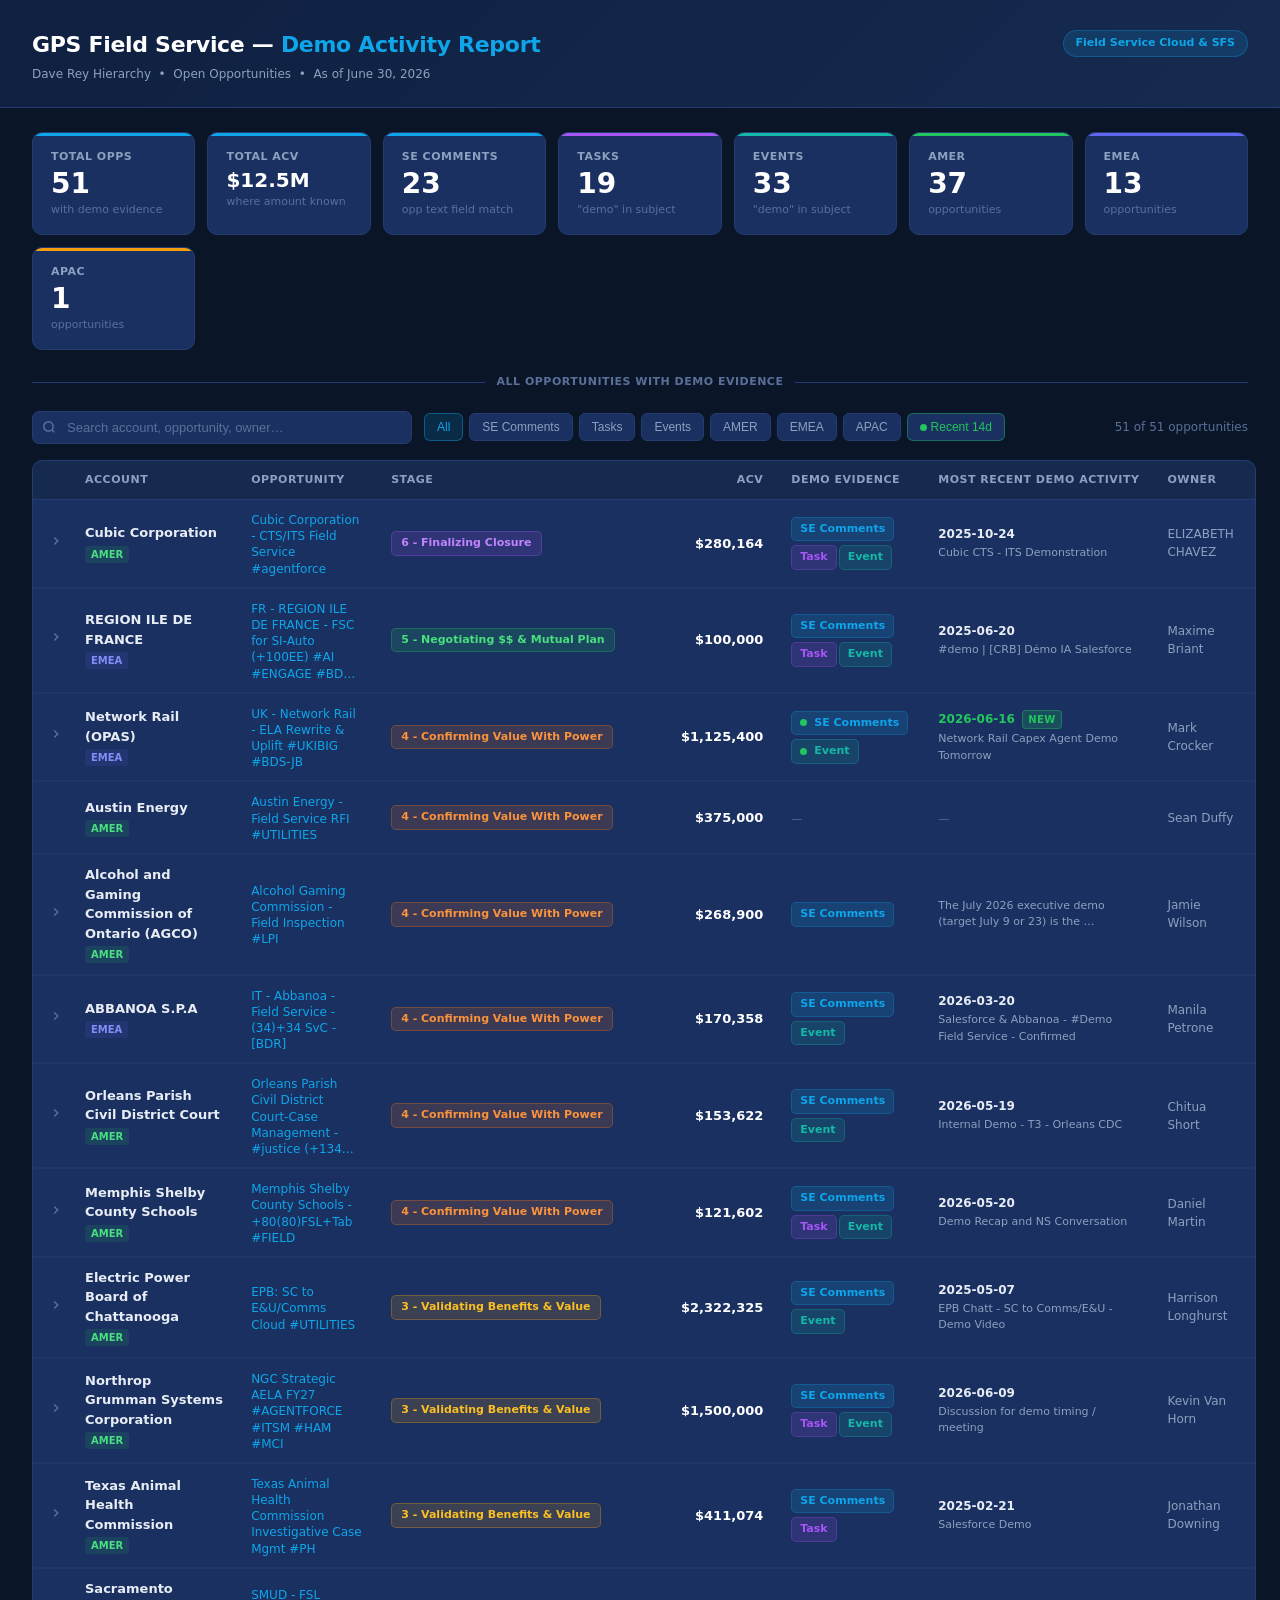
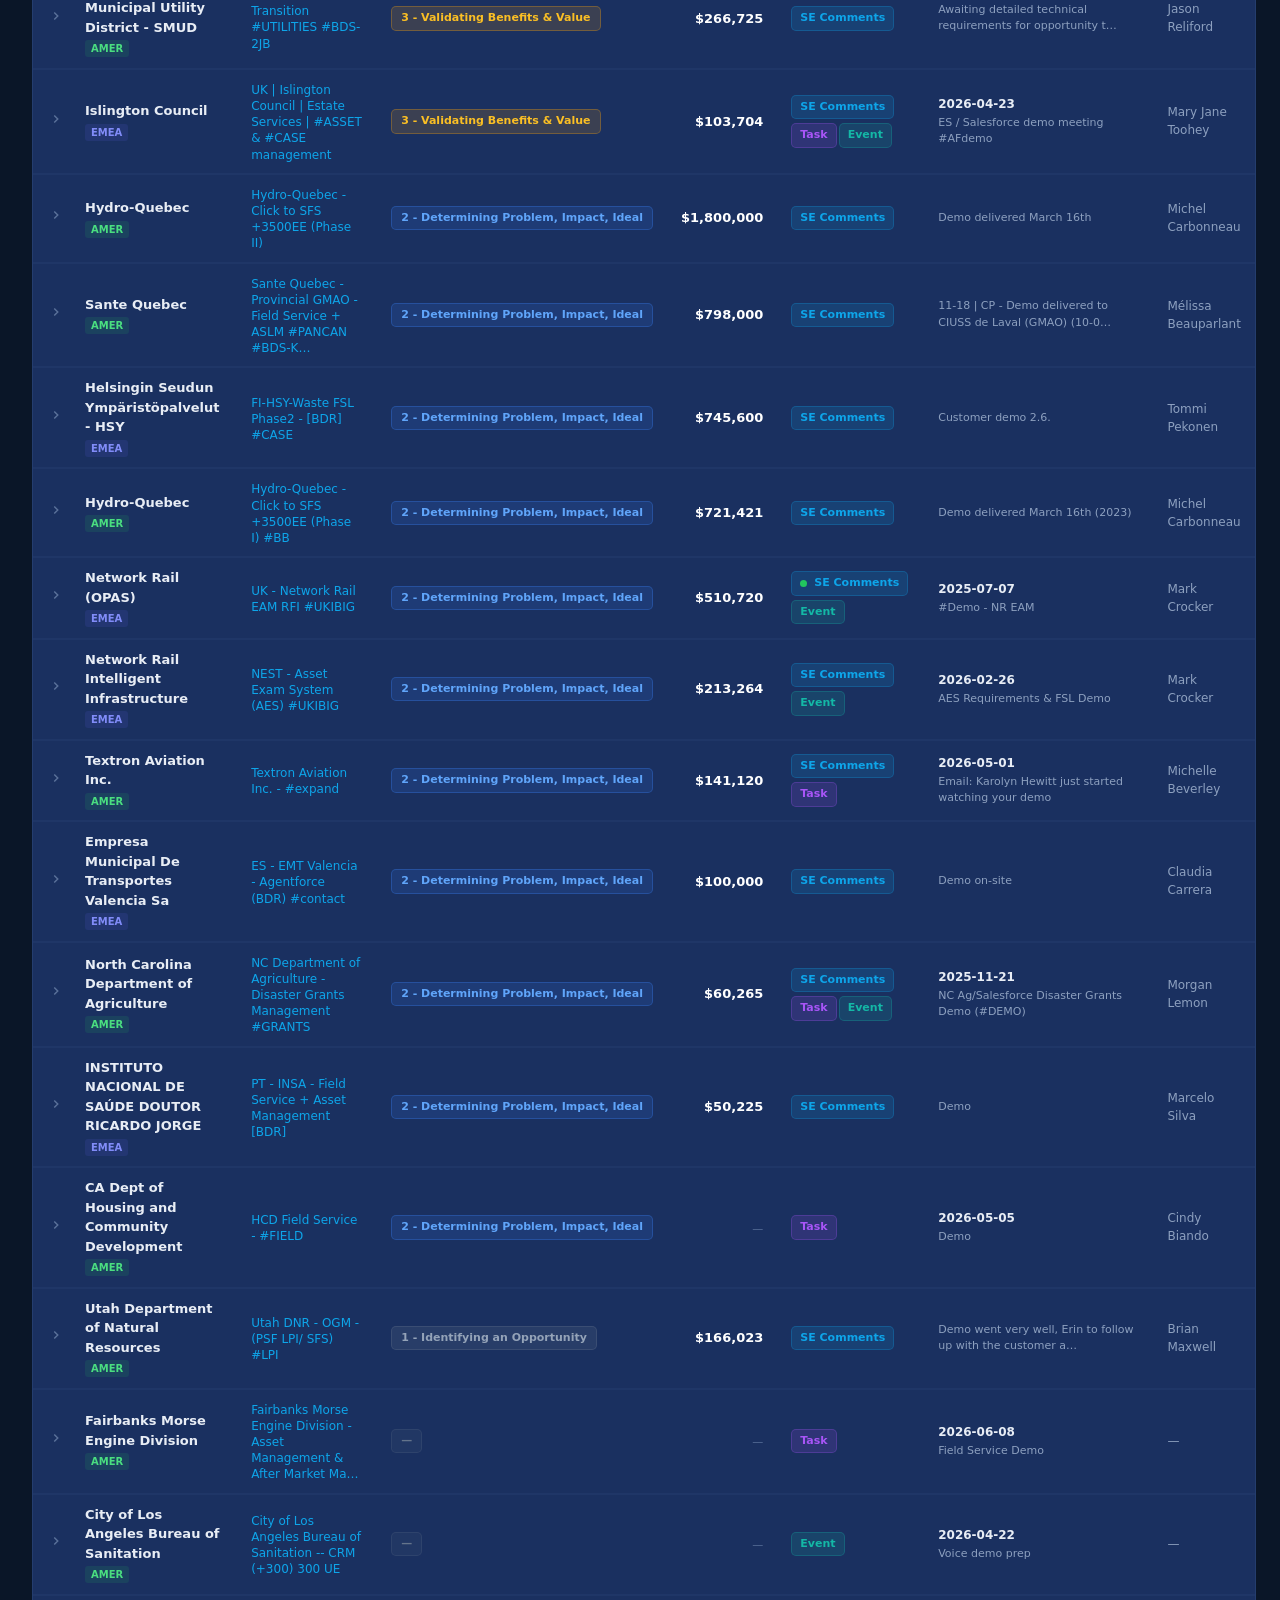
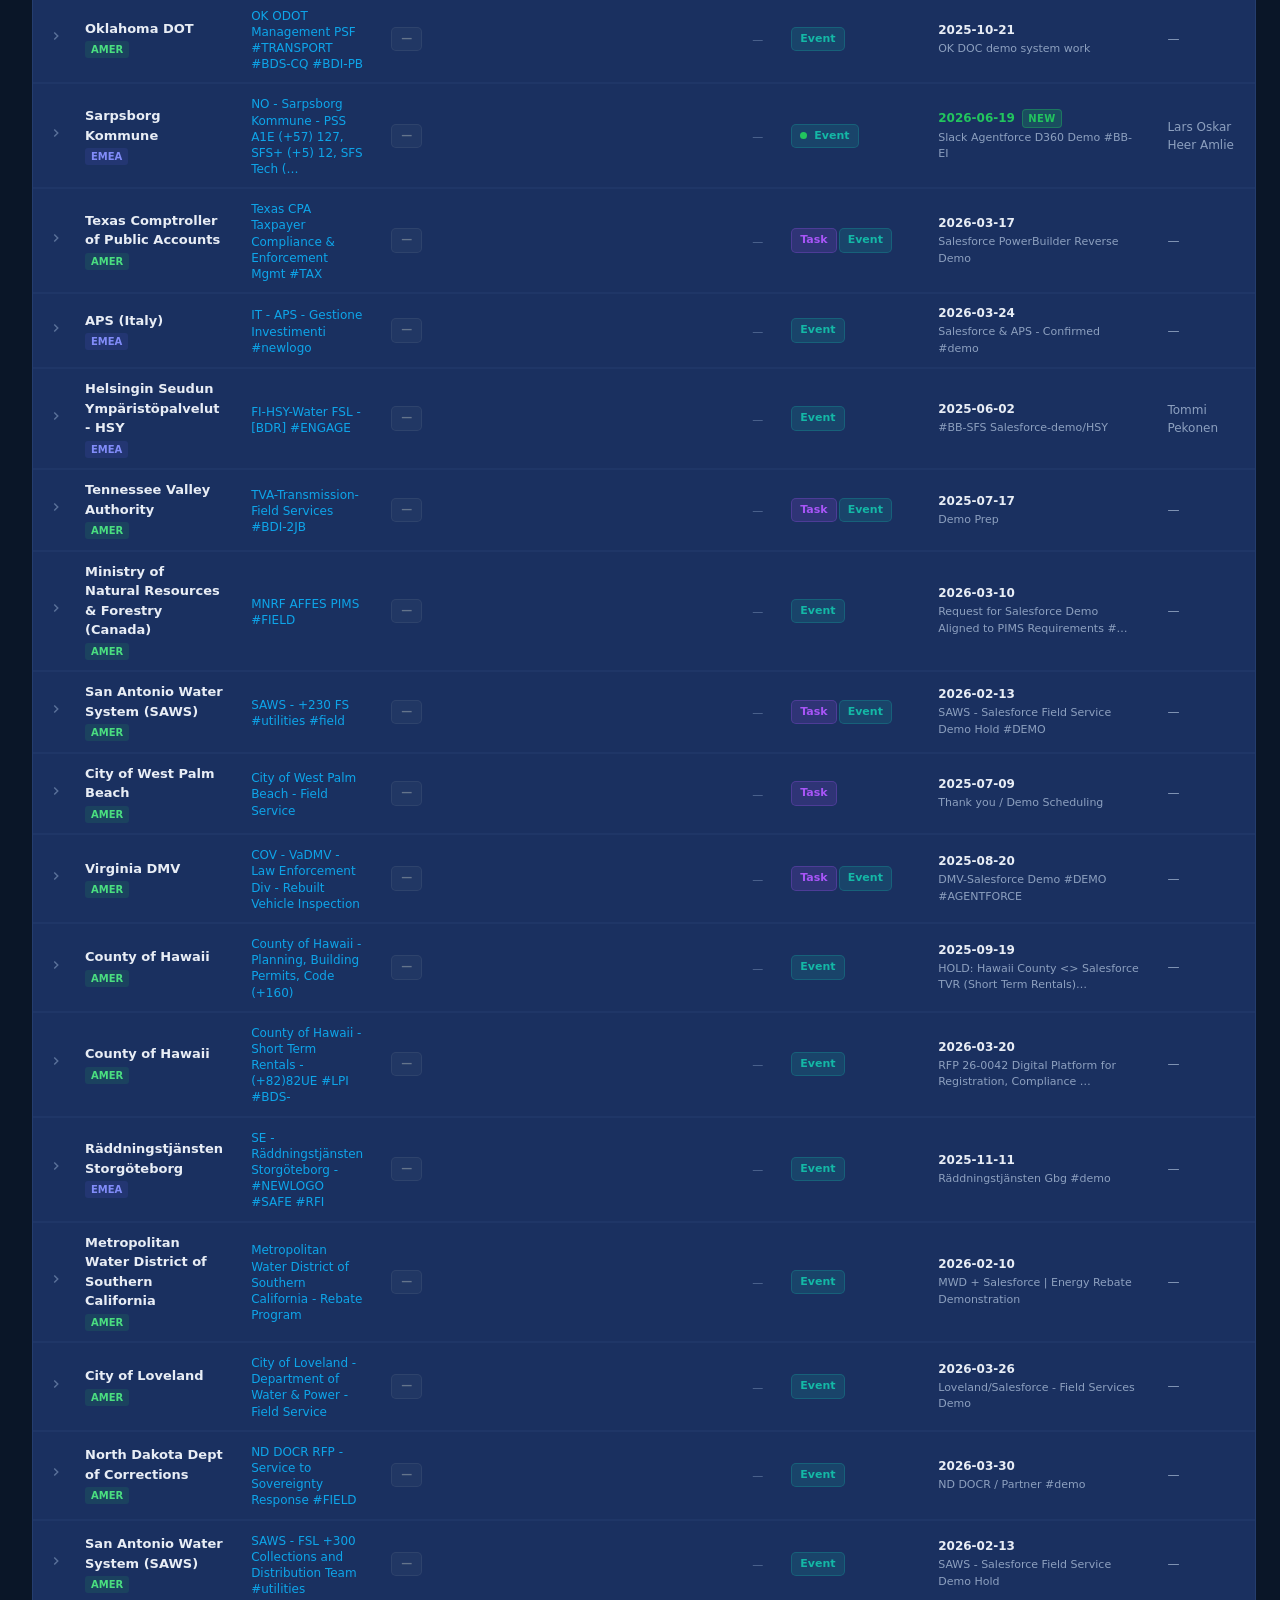
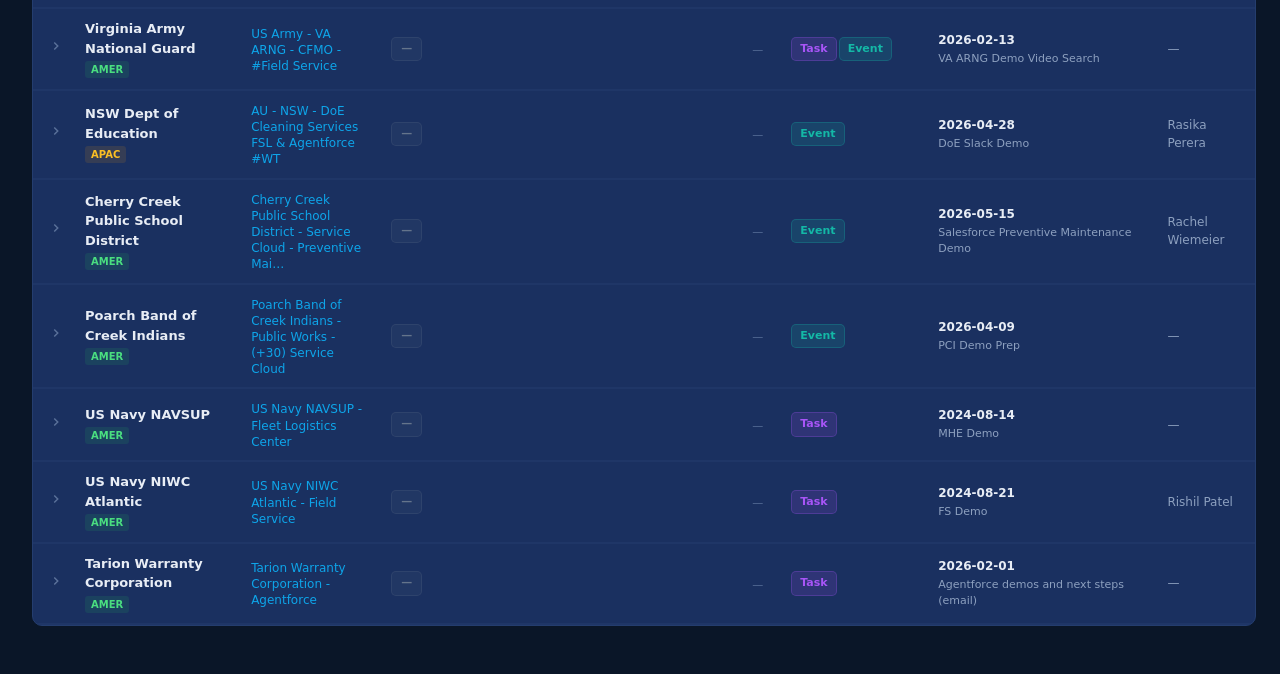
<file: claude-projects/AI Landscape/AI Landscape/docs/fs-deals/index.html>
<!DOCTYPE html>
<html lang="en">
<head>
<meta charset="UTF-8">
<meta name="viewport" content="width=device-width, initial-scale=1.0">
<title>GPS Field Service — Demo Activity Report</title>
<style>
  :root {
    --navy: #0a1628;
    --navy-light: #0f2040;
    --navy-mid: #162a50;
    --navy-card: #1a3060;
    --navy-border: #243d6e;
    --accent: #0ea5e9;
    --accent-glow: rgba(14,165,233,0.15);
    --text: #e8edf5;
    --text-muted: #8da0bf;
    --text-dim: #5a7099;
    --green: #22c55e;
    --amber: #f59e0b;
    --red: #ef4444;
    --purple: #a855f7;
    --teal: #14b8a6;
    --indigo: #6366f1;
    --orange: #f97316;
    --badge-se: #0ea5e9;
    --badge-task: #a855f7;
    --badge-event: #14b8a6;
  }
  * { box-sizing: border-box; margin: 0; padding: 0; }
  body {
    background: var(--navy);
    color: var(--text);
    font-family: -apple-system, BlinkMacSystemFont, 'Segoe UI', system-ui, sans-serif;
    font-size: 13px;
    line-height: 1.5;
    min-height: 100vh;
  }
  a { color: var(--accent); text-decoration: none; }
  a:hover { text-decoration: underline; opacity: 0.85; }

  /* Header */
  .header {
    background: linear-gradient(135deg, var(--navy-light) 0%, var(--navy-mid) 100%);
    border-bottom: 1px solid var(--navy-border);
    padding: 28px 32px 24px;
  }
  .header-inner { max-width: 1700px; margin: 0 auto; }
  .header-top { display: flex; align-items: flex-start; justify-content: space-between; gap: 16px; }
  .header h1 {
    font-size: 22px;
    font-weight: 700;
    color: #fff;
    letter-spacing: -0.3px;
  }
  .header h1 span { color: var(--accent); }
  .header .subtitle {
    font-size: 12px;
    color: var(--text-muted);
    margin-top: 4px;
    font-weight: 500;
  }
  .header-badge {
    background: var(--accent-glow);
    border: 1px solid rgba(14,165,233,0.3);
    color: var(--accent);
    padding: 4px 12px;
    border-radius: 20px;
    font-size: 11px;
    font-weight: 600;
    white-space: nowrap;
    margin-top: 2px;
    flex-shrink: 0;
  }

  /* Summary cards */
  .summary-row {
    max-width: 1700px;
    margin: 24px auto;
    padding: 0 32px;
    display: grid;
    grid-template-columns: repeat(auto-fit, minmax(155px, 1fr));
    gap: 12px;
  }
  .card {
    background: var(--navy-card);
    border: 1px solid var(--navy-border);
    border-radius: 10px;
    padding: 16px 18px;
    position: relative;
    overflow: hidden;
  }
  .card::before {
    content: '';
    position: absolute;
    top: 0; left: 0; right: 0;
    height: 3px;
    border-radius: 10px 10px 0 0;
  }
  .card.blue::before  { background: var(--accent); }
  .card.purple::before { background: var(--purple); }
  .card.teal::before  { background: var(--teal); }
  .card.green::before { background: var(--green); }
  .card.amber::before { background: var(--amber); }
  .card.indigo::before { background: var(--indigo); }
  .card-label { font-size: 11px; color: var(--text-muted); font-weight: 600; text-transform: uppercase; letter-spacing: 0.5px; }
  .card-value { font-size: 28px; font-weight: 800; color: #fff; margin-top: 4px; line-height: 1; }
  .card-value.sm { font-size: 20px; }
  .card-sub { font-size: 11px; color: var(--text-dim); margin-top: 4px; }

  /* Controls */
  .controls {
    max-width: 1700px;
    margin: 0 auto 16px;
    padding: 0 32px;
    display: flex;
    gap: 12px;
    align-items: center;
    flex-wrap: wrap;
  }
  .search-wrap { position: relative; flex: 1; min-width: 240px; max-width: 380px; }
  .search-icon { position: absolute; left: 10px; top: 50%; transform: translateY(-50%); color: var(--text-dim); pointer-events: none; width: 14px; height: 14px; }
  #searchInput {
    width: 100%;
    background: var(--navy-card);
    border: 1px solid var(--navy-border);
    border-radius: 7px;
    padding: 8px 12px 8px 34px;
    color: var(--text);
    font-size: 13px;
    outline: none;
    transition: border-color 0.2s;
  }
  #searchInput:focus { border-color: var(--accent); }
  #searchInput::placeholder { color: var(--text-dim); }
  .filter-btns { display: flex; gap: 6px; flex-wrap: wrap; }
  .filter-btn {
    background: var(--navy-card);
    border: 1px solid var(--navy-border);
    color: var(--text-muted);
    padding: 6px 12px;
    border-radius: 6px;
    cursor: pointer;
    font-size: 12px;
    font-weight: 500;
    transition: all 0.15s;
  }
  .filter-btn:hover { background: rgba(14,165,233,0.08); border-color: rgba(14,165,233,0.3); color: var(--text); }
  .filter-btn.active { background: var(--accent-glow); border-color: rgba(14,165,233,0.4); color: var(--accent); }
  .results-count { margin-left: auto; font-size: 12px; color: var(--text-dim); white-space: nowrap; }

  /* Table wrapper */
  .table-wrap { max-width: 1700px; margin: 0 auto; padding: 0 32px 48px; }
  table {
    width: 100%;
    border-collapse: separate;
    border-spacing: 0;
    background: var(--navy-card);
    border: 1px solid var(--navy-border);
    border-radius: 10px;
    overflow: hidden;
  }
  thead { background: var(--navy-mid); }
  th {
    padding: 11px 14px;
    text-align: left;
    font-size: 11px;
    font-weight: 700;
    color: var(--text-muted);
    text-transform: uppercase;
    letter-spacing: 0.5px;
    border-bottom: 1px solid var(--navy-border);
    white-space: nowrap;
    cursor: pointer;
    user-select: none;
    transition: color 0.15s;
  }
  th:hover { color: var(--text); }
  th.sorted-asc::after  { content: ' \2191'; color: var(--accent); }
  th.sorted-desc::after { content: ' \2193'; color: var(--accent); }
  th.th-acv { text-align: right; }
  td {
    padding: 10px 14px;
    border-bottom: 1px solid rgba(36,61,110,0.5);
    vertical-align: middle;
  }
  tbody tr.data-row { cursor: pointer; transition: background 0.12s; }
  tbody tr.data-row:hover > td { background: rgba(14,165,233,0.05); }
  tbody tr.detail-row > td { border-bottom: 1px solid rgba(36,61,110,0.5); padding: 0; }
  tbody tr.data-row:last-of-type > td { border-bottom: none; }

  /* Detail panel */
  .detail-panel {
    display: none;
    background: rgba(10,22,40,0.55);
    border-top: 1px solid var(--navy-border);
    padding: 16px 20px;
  }
  .detail-panel.open { display: block; }
  .detail-grid { display: grid; grid-template-columns: 1fr 1fr; gap: 20px; }
  @media (max-width: 960px) { .detail-grid { grid-template-columns: 1fr; } }
  .detail-section h4 {
    font-size: 11px;
    font-weight: 700;
    color: var(--text-muted);
    text-transform: uppercase;
    letter-spacing: 0.5px;
    margin-bottom: 8px;
    display: flex;
    align-items: center;
    gap: 6px;
  }
  .dot { width: 6px; height: 6px; border-radius: 50%; display: inline-block; flex-shrink: 0; }
  .snippet-item {
    background: var(--navy-light);
    border: 1px solid var(--navy-border);
    border-radius: 6px;
    padding: 8px 10px;
    margin-bottom: 6px;
    font-size: 12px;
    color: var(--text);
    line-height: 1.5;
  }
  .snippet-field {
    font-size: 10px;
    font-weight: 700;
    color: var(--text-dim);
    text-transform: uppercase;
    letter-spacing: 0.4px;
    margin-bottom: 3px;
  }
  .activity-item {
    display: flex;
    align-items: flex-start;
    gap: 8px;
    padding: 6px 8px;
    border-radius: 5px;
    margin-bottom: 3px;
    font-size: 12px;
    transition: background 0.1s;
  }
  .activity-item:hover { background: rgba(255,255,255,0.03); }
  .activity-date {
    font-size: 11px;
    color: var(--text-dim);
    white-space: nowrap;
    min-width: 75px;
    font-variant-numeric: tabular-nums;
  }
  .activity-subject { color: var(--text); flex: 1; line-height: 1.4; }
  .activity-src { font-size: 10px; padding: 2px 6px; border-radius: 4px; white-space: nowrap; font-weight: 600; flex-shrink: 0; }
  .src-task   { background: rgba(168,85,247,0.15); color: var(--badge-task); }
  .src-event  { background: rgba(20,184,166,0.15); color: var(--badge-event); }
  .activity-type { font-size: 10px; padding: 2px 6px; border-radius: 4px; white-space: nowrap; flex-shrink: 0; }
  .type-pres  { background: rgba(99,102,241,0.15); color: #818cf8; }
  .type-dry   { background: rgba(245,158,11,0.15); color: var(--amber); }
  .type-other { background: rgba(14,165,233,0.1);  color: var(--text-dim); }

  /* Badges */
  .badge {
    display: inline-flex;
    align-items: center;
    gap: 3px;
    padding: 3px 8px;
    border-radius: 5px;
    font-size: 11px;
    font-weight: 600;
    white-space: nowrap;
    margin: 2px 2px 2px 0;
  }
  .badge-se    { background: rgba(14,165,233,0.15);  color: var(--badge-se);   border: 1px solid rgba(14,165,233,0.25); }
  .badge-task  { background: rgba(168,85,247,0.15);  color: var(--badge-task); border: 1px solid rgba(168,85,247,0.25); }
  .badge-event { background: rgba(20,184,166,0.15);  color: var(--badge-event);border: 1px solid rgba(20,184,166,0.25); }

  .recent-dot {
    display: inline-block;
    width: 7px; height: 7px;
    border-radius: 50%;
    background: var(--green);
    margin-right: 4px;
    vertical-align: middle;
    animation: pulse 1.6s ease-in-out infinite;
  }
  @keyframes pulse {
    0%,100% { opacity: 1; transform: scale(1); }
    50%      { opacity: 0.5; transform: scale(1.35); }
  }
  .badge-recent-inline {
    display: inline-block;
    padding: 1px 5px;
    border-radius: 4px;
    font-size: 10px;
    font-weight: 700;
    background: rgba(34,197,94,0.2);
    color: var(--green);
    border: 1px solid rgba(34,197,94,0.35);
    vertical-align: middle;
    margin-left: 3px;
    letter-spacing: 0.04em;
  }
  .activity-recent {
    background: rgba(34,197,94,0.06);
    border-left: 2px solid var(--green);
    padding-left: 8px;
    margin-left: -10px;
  }

  .stage-badge {
    display: inline-block;
    padding: 3px 9px;
    border-radius: 5px;
    font-size: 11px;
    font-weight: 700;
    white-space: nowrap;
  }
  .s01 { background: rgba(100,116,139,0.2); color: #94a3b8; border: 1px solid rgba(100,116,139,0.3); }
  .s02 { background: rgba(59,130,246,0.15); color: #60a5fa; border: 1px solid rgba(59,130,246,0.3); }
  .s03 { background: rgba(245,158,11,0.15); color: #fbbf24; border: 1px solid rgba(245,158,11,0.3); }
  .s04 { background: rgba(249,115,22,0.15); color: #fb923c; border: 1px solid rgba(249,115,22,0.3); }
  .s05 { background: rgba(34,197,94,0.15);  color: #4ade80; border: 1px solid rgba(34,197,94,0.3); }
  .s06 { background: rgba(168,85,247,0.15); color: #c084fc; border: 1px solid rgba(168,85,247,0.3); }
  .sna { background: rgba(100,116,139,0.1); color: #64748b; border: 1px solid rgba(100,116,139,0.2); }

  .acv-val  { font-variant-numeric: tabular-nums; font-weight: 600; color: #fff; }
  .acv-none { color: var(--text-dim); font-size: 11px; }

  .region-chip {
    display: inline-block;
    font-size: 10px;
    font-weight: 700;
    padding: 1px 6px;
    border-radius: 3px;
    margin-top: 3px;
  }
  .r-amer { background: rgba(34,197,94,0.12);  color: #4ade80; }
  .r-emea { background: rgba(99,102,241,0.12); color: #818cf8; }
  .r-apac { background: rgba(245,158,11,0.12); color: #fbbf24; }

  .acct-name { font-weight: 600; color: var(--text); }
  .opp-link  { font-size: 12px; color: var(--accent); line-height: 1.35; display: block; margin-top: 2px; }
  .opp-link:hover { text-decoration: underline; }

  .chevron {
    width: 14px; height: 14px;
    transition: transform 0.2s;
    color: var(--text-dim);
    flex-shrink: 0;
  }
  tr.row-open .chevron { transform: rotate(90deg); }

  .no-results { text-align: center; padding: 48px; color: var(--text-dim); font-size: 14px; }

  /* Section divider */
  .divider {
    max-width: 1700px;
    margin: 0 auto 20px;
    padding: 0 32px;
    display: flex;
    align-items: center;
    gap: 12px;
  }
  .divider-label { font-size: 11px; font-weight: 700; color: var(--text-dim); text-transform: uppercase; letter-spacing: 0.5px; white-space: nowrap; }
  .divider-line  { flex: 1; height: 1px; background: var(--navy-border); }
</style>
</head>
<body>

<div class="header">
  <div class="header-inner">
    <div class="header-top">
      <div>
        <h1>GPS Field Service &#8212; <span>Demo Activity Report</span></h1>
        <div class="subtitle">Dave Rey Hierarchy &nbsp;&bull;&nbsp; Open Opportunities &nbsp;&bull;&nbsp; As of June 30, 2026</div>
      </div>
      <div class="header-badge">Field Service Cloud &amp; SFS</div>
    </div>
  </div>
</div>

<div class="summary-row" id="summaryRow"></div>

<div class="divider">
  <div class="divider-line"></div>
  <div class="divider-label">All Opportunities with Demo Evidence</div>
  <div class="divider-line"></div>
</div>

<div class="controls">
  <div class="search-wrap">
    <svg class="search-icon" viewBox="0 0 24 24" fill="none" stroke="currentColor" stroke-width="2.5">
      <circle cx="11" cy="11" r="8"/><path d="m21 21-4.35-4.35"/>
    </svg>
    <input type="text" id="searchInput" placeholder="Search account, opportunity, owner&hellip;">
  </div>
  <div class="filter-btns" id="filterBtns">
    <button class="filter-btn active" data-filter="all">All</button>
    <button class="filter-btn" data-filter="se">SE Comments</button>
    <button class="filter-btn" data-filter="task">Tasks</button>
    <button class="filter-btn" data-filter="event">Events</button>
    <button class="filter-btn" data-filter="AMER">AMER</button>
    <button class="filter-btn" data-filter="EMEA">EMEA</button>
    <button class="filter-btn" data-filter="APAC">APAC</button>
    <button class="filter-btn" data-filter="recent14d" style="border-color:rgba(34,197,94,0.4);color:var(--green)"><span class="recent-dot" style="animation:none"></span>Recent 14d</button>
  </div>
  <div class="results-count" id="resultsCount"></div>
</div>

<div class="table-wrap">
  <table>
    <thead>
      <tr>
        <th style="width:20px; padding-left:16px;"></th>
        <th data-col="account">Account</th>
        <th data-col="opp">Opportunity</th>
        <th data-col="stage">Stage</th>
        <th data-col="acv" class="th-acv">ACV</th>
        <th data-col="evidence">Demo Evidence</th>
        <th data-col="recent">Most Recent Demo Activity</th>
        <th data-col="owner">Owner</th>
      </tr>
    </thead>
    <tbody id="tableBody"></tbody>
  </table>
  <div id="noResults" class="no-results" style="display:none">No opportunities match your current filters.</div>
</div>

<script>
// ── DATA ─────────────────────────────────────────────────────────────────────
const OPPS = [
  {
    id:"0060M000016LIADQA4", acct:"Sacramento Municipal Utility District - SMUD",
    opp:"SMUD - FSL Transition #UTILITIES #BDS-2JB",
    owner:"Jason Reliford", stage:"03 - Validating Benefits & Value", acv:266725.20,
    region:"AMER", hasSE:true, hasTask:false, hasEvent:false,
    snippets:{"SE Comments":"Awaiting detailed technical requirements for opportunity to demo / work with partner","SE Next Steps":"Awaiting detailed technical requirements for opportunity to demo / work with partner"},
    tasks:[], events:[]
  },
  {
    id:"0063y000016pf7UAAQ", acct:"Hydro-Quebec",
    opp:"Hydro-Quebec - Click to SFS +3500EE (Phase I) #BB",
    owner:"Michel Carbonneau", stage:"02 - Determining Problem, Impact, Ideal", acv:721420.80,
    region:"AMER", hasSE:true, hasTask:false, hasEvent:false,
    snippets:{"SE Comments":"Demo delivered March 16th (2023)","SE Next Steps":"Demo delivered - awaiting on customer for next steps"},
    tasks:[], events:[]
  },
  {
    id:"0063y0000174IH8AAM", acct:"Utah Department of Natural Resources",
    opp:"Utah DNR - OGM - (PSF LPI/ SFS) #LPI",
    owner:"Brian Maxwell", stage:"01 - Identifying an Opportunity", acv:166023,
    region:"AMER", hasSE:true, hasTask:false, hasEvent:false,
    snippets:{"SE Next Steps":"Demo went very well, Erin to follow up with the customer and introduce a few implementation partners"},
    tasks:[], events:[]
  },
  {
    id:"0063y000019C5PeAAK", acct:"Hydro-Quebec",
    opp:"Hydro-Quebec - Click to SFS +3500EE (Phase II)",
    owner:"Michel Carbonneau", stage:"02 - Determining Problem, Impact, Ideal", acv:1800000,
    region:"AMER", hasSE:true, hasTask:false, hasEvent:false,
    snippets:{"SE Comments":"Demo delivered March 16th","SE Next Steps":"Demo delivered - awaiting on customer for next steps"},
    tasks:[], events:[]
  },
  {
    id:"0063y000019S8VeAAK", acct:"Electric Power Board of Chattanooga",
    opp:"EPB: SC to E&U/Comms Cloud #UTILITIES",
    owner:"Harrison Longhurst", stage:"03 - Validating Benefits & Value", acv:2322325.30,
    region:"AMER", hasSE:true, hasTask:false, hasEvent:true,
    snippets:{"SE Comments":"Delivered end-to-end Comms/E&U/SFS demo in early April 2025."},
    tasks:[],
    events:[{date:"2025-05-07",subj:"EPB Chatt - SC to Comms/E&U - Demo Video",type:"Solution Creation"}]
  },
  {
    id:"006ed000007kzsVAAQ", acct:"Texas Animal Health Commission",
    opp:"Texas Animal Health Commission Investigative Case Mgmt #PH",
    owner:"Jonathan Downing", stage:"03 - Validating Benefits & Value", acv:411074.40,
    region:"AMER", hasSE:true, hasTask:true, hasEvent:false,
    snippets:{"SE Comments":"POV Demo looking to retire multiple legacy databases. Demoed to Leadership 2/21 for Fiscal Year Planning"},
    tasks:[{date:"2025-02-21",subj:"Salesforce Demo",type:"Customer Meeting"},{date:"2025-02-18",subj:"Salesforce Demo email chain",type:"Email"}],
    events:[]
  },
  {
    id:"006ed00000BrdZZAAZ", acct:"Network Rail (OPAS)",
    opp:"UK - Network Rail EAM RFI #UKIBIG",
    owner:"Mark Crocker", stage:"02 - Determining Problem, Impact, Ideal", acv:510720,
    region:"EMEA", hasSE:true, hasTask:false, hasEvent:true,
    snippets:{"SE Comments":"22/06/2026 RS: EAM Demo delivered as part of the RFI Process. Await next steps. Elipse is incumbent.","SE Next Steps":"22/06/2026 RS: None at this stage - EAM demo presented. v. good feedback"},
    tasks:[],
    events:[{date:"2025-07-07",subj:"#Demo - NR EAM",type:"Customer Presentation"},{date:"2025-07-03",subj:"NR Demo Prep",type:"Account Planning"}]
  },
  {
    id:"006ed00000C2eP3AAJ", acct:"REGION ILE DE FRANCE",
    opp:"FR - REGION ILE DE FRANCE - FSC for SI-Auto (+100EE) #AI #ENGAGE #BDS-PW",
    owner:"Maxime Briant", stage:"05 - Negotiating $$ & Mutual Plan", acv:100000,
    region:"EMEA", hasSE:true, hasTask:true, hasEvent:true,
    snippets:{"SE Comments":"CMA | After the demo we received a very positive feedback and now the customer has validated the budget"},
    tasks:[{date:"2025-06-13",subj:"Demo onsite",type:"On-Site"}],
    events:[{date:"2025-06-20",subj:"#demo | [CRB] Démo IA Salesforce",type:"Customer Presentation"},{date:"2025-06-12",subj:"#demo | [CRIDF] - Démo Salesforce FSM - SI Auto",type:"Customer Presentation"}]
  },
  {
    id:"006ed00000D1IxtAAF", acct:"ABBANOA S.P.A",
    opp:"IT - Abbanoa - Field Service - (34)+34 SvC - [BDR]",
    owner:"Manila Petrone", stage:"04 - Confirming Value With Power", acv:170358,
    region:"EMEA", hasSE:true, hasTask:false, hasEvent:true,
    snippets:{"SE Comments":"S: demo was successful.","SE Next Steps":"RN 7-7-2025: demo was successful. Customer asked for an initial budgetary estimate"},
    tasks:[],
    events:[{date:"2026-03-20",subj:"Salesforce & Abbanoa - #Demo Field Service - Confirmed",type:"Customer Presentation"},{date:"2025-07-01",subj:"#afdemo Salesforce",type:"Customer Presentation"}]
  },
  {
    id:"006ed00000ESXFVAA5", acct:"Network Rail Intelligent Infrastructure",
    opp:"NEST - Asset Exam System (AES) #UKIBIG",
    owner:"Mark Crocker", stage:"02 - Determining Problem, Impact, Ideal", acv:213264,
    region:"EMEA", hasSE:true, hasTask:false, hasEvent:true,
    snippets:{"SE Comments":"01/03/2026 RS: FSL Demo conducted. A: Cog to follow up with license volumes.","SE Next Steps":"01/03/2026 RS: FSL Demo conducted. Reply with responses to follow up questions."},
    tasks:[],
    events:[{date:"2026-02-26",subj:"AES Requirements & FSL Demo",type:"Customer Discovery"}]
  },
  {
    id:"006ed00000MrwcIAAR", acct:"Sante Quebec",
    opp:"Sante Quebec - Provincial GMAO - Field Service + ASLM #PANCAN #BDS-KH",
    owner:"Mélissa Beauparlant", stage:"02 - Determining Problem, Impact, Ideal", acv:798000,
    region:"AMER", hasSE:true, hasTask:false, hasEvent:false,
    snippets:{"SE Comments":"11-18 | CP - Demo delivered to CIUSS de Laval (GMAO) (10-02) as part of an RFI."},
    tasks:[], events:[]
  },
  {
    id:"006ed00000OFrUPAA1", acct:"North Carolina Department of Agriculture",
    opp:"NC Department of Agriculture - Disaster Grants Management #GRANTS",
    owner:"Morgan Lemon", stage:"02 - Determining Problem, Impact, Ideal", acv:60265,
    region:"AMER", hasSE:true, hasTask:true, hasEvent:true,
    snippets:{"SE Comments":"Demo provided"},
    tasks:[{date:"2025-11-21",subj:"Disaster grants demo (email)",type:"Email"},{date:"2025-11-14",subj:"Disaster grants demo follow-up",type:"Email"}],
    events:[{date:"2025-11-21",subj:"NC Ag/Salesforce Disaster Grants Demo (#DEMO)",type:"Customer Presentation"}]
  },
  {
    id:"006ed00000OVrgXAAT", acct:"Helsingin Seudun Ympäristöpalvelut - HSY",
    opp:"FI-HSY-Waste FSL Phase2 - [BDR] #CASE",
    owner:"Tommi Pekonen", stage:"02 - Determining Problem, Impact, Ideal", acv:745600,
    region:"EMEA", hasSE:true, hasTask:false, hasEvent:false,
    snippets:{"SE Next Steps":"Customer demo 2.6."},
    tasks:[], events:[]
  },
  {
    id:"006ed00000P3sgbAAB", acct:"Austin Energy",
    opp:"Austin Energy - Field Service RFI #UTILITIES",
    owner:"Sean Duffy", stage:"04 - Confirming Value With Power", acv:375000,
    region:"AMER", hasSE:false, hasTask:false, hasEvent:false,
    snippets:{}, tasks:[], events:[]
  },
  {
    id:"006ed00000PnJO5AAN", acct:"INSTITUTO NACIONAL DE SAÚDE DOUTOR RICARDO JORGE",
    opp:"PT - INSA - Field Service + Asset Management [BDR]",
    owner:"Marcelo Silva", stage:"02 - Determining Problem, Impact, Ideal", acv:50225,
    region:"EMEA", hasSE:true, hasTask:false, hasEvent:false,
    snippets:{"SE Next Steps":"Demo"},
    tasks:[], events:[]
  },
  {
    id:"006ed00000SeopBAAR", acct:"Cubic Corporation",
    opp:"Cubic Corporation - CTS/ITS Field Service #agentforce",
    owner:"ELIZABETH CHAVEZ", stage:"06 - Finalizing Closure", acv:280164,
    region:"AMER", hasSE:true, hasTask:true, hasEvent:true,
    snippets:{"SE Next Steps":"Demo is scheduled for Friday 10/24/25."},
    tasks:[{date:"2025-10-24",subj:"Demo is scheduled for Friday 10/24/25",type:"Customer Meeting"}],
    events:[{date:"2025-10-24",subj:"Cubic CTS - ITS Demonstration",type:"Customer Presentation"},{date:"2025-10-23",subj:"Cubic Demo Prep",type:"Dry Run"}]
  },
  {
    id:"006ed00000WTf5PAAT", acct:"Northrop Grumman Systems Corporation",
    opp:"NGC Strategic AELA FY27 #AGENTFORCE #ITSM #HAM #MCI",
    owner:"Kevin Van Horn", stage:"03 - Validating Benefits & Value", acv:1500000,
    region:"AMER", hasSE:true, hasTask:true, hasEvent:true,
    snippets:{"SE Next Steps":"Building out a demo data model for this use case. Jason happy to do demo and cost analysis"},
    tasks:[{date:"2026-06-09",subj:"Discussion for demo timing / meeting",type:"Customer Meeting"}],
    events:[{date:"2026-04-10",subj:"NG Event Management Demo",type:"Customer Discovery"},{date:"2026-02-19",subj:"Demo Build",type:"Solution Creation"}]
  },
  {
    id:"006ed00000X7MQdAAN", acct:"Islington Council",
    opp:"UK | Islington Council | Estate Services | #ASSET & #CASE management",
    owner:"Mary Jane Toohey", stage:"03 - Validating Benefits & Value", acv:103704,
    region:"EMEA", hasSE:true, hasTask:true, hasEvent:true,
    snippets:{"SE Comments":"S: demo/BOM for caretaker mngt done","SE Next Steps":"demo planned for 4 July (led by Alscient)"},
    tasks:[{date:"2026-04-23",subj:"In person demo @ Islington Council office",type:"On-Site"}],
    events:[{date:"2026-04-23",subj:"ES / Salesforce demo meeting #AFdemo",type:"Customer Presentation"}]
  },
  {
    id:"006ed00000XZRqMAAX", acct:"Network Rail (OPAS)",
    opp:"UK - Network Rail - ELA Rewrite & Uplift #UKIBIG #BDS-JB",
    owner:"Mark Crocker", stage:"04 - Confirming Value With Power", acv:1125400,
    region:"EMEA", hasSE:true, hasTask:false, hasEvent:true,
    snippets:{"SE Comments":"23/06/2026 RS: CAPEX Agent built and demo delivered. Await confirmation if we need to demo to further stakeholders","SE Next Steps":"23/06/2026 RS: CAPEX Agent demo'd to Simon Callow. Small tweaks made. Await next steps"},
    tasks:[],
    events:[{date:"2026-06-16",subj:"Network Rail Capex Agent Demo Tomorrow",type:"Dry Run"},{date:"2026-04-22",subj:"#Demo AF Asset Management for Network Rail",type:"Customer Presentation"}]
  },
  {
    id:"006ed00000ZNX0jAAH", acct:"Memphis Shelby County Schools",
    opp:"Memphis Shelby County Schools - +80(80)FSL+Tab #FIELD",
    owner:"Daniel Martin", stage:"04 - Confirming Value With Power", acv:121602,
    region:"AMER", hasSE:true, hasTask:true, hasEvent:true,
    snippets:{"SE Next Steps":"KB 6/1 demo delivered 5/14, AE to conduct contract review"},
    tasks:[{date:"2026-05-20",subj:"Demo Recap and NS Conversation",type:"Customer Meeting"},{date:"2026-05-07",subj:"Demo Planning Call",type:"Customer Meeting"}],
    events:[{date:"2026-05-14",subj:"Salesforce <> Memphis Shelby Demo",type:"Customer Presentation"},{date:"2026-05-14",subj:"Prep for demo",type:"Dry Run"}]
  },
  {
    id:"006ed00000agOduAAE", acct:"Orleans Parish Civil District Court",
    opp:"Orleans Parish Civil District Court-Case Management - #justice (+134)134",
    owner:"Chitua Short", stage:"04 - Confirming Value With Power", acv:153622,
    region:"AMER", hasSE:true, hasTask:false, hasEvent:true,
    snippets:{"SE Comments":"SE attended current system demo with T3 Tech on 5/11."},
    tasks:[],
    events:[{date:"2026-05-19",subj:"Internal Demo - T3 - Orleans CDC",type:"Customer Presentation"},{date:"2026-05-11",subj:"Salesforce/Orleans CDC Meeting - Current System Demo",type:"Customer Presentation"}]
  },
  {
    id:"006ed00000bKsF3AAK", acct:"Textron Aviation Inc.",
    opp:"Textron Aviation Inc. - #expand",
    owner:"Michelle Beverley", stage:"02 - Determining Problem, Impact, Ideal", acv:141120,
    region:"AMER", hasSE:true, hasTask:true, hasEvent:false,
    snippets:{"SE Comments":"05/20 FT: Conducted field service discovery. Demo to follow."},
    tasks:[{date:"2026-05-01",subj:"Email: Karolyn Hewitt just started watching your demo",type:"Email"}],
    events:[]
  },
  {
    id:"006ed00000bjlWvAAI", acct:"Alcohol and Gaming Commission of Ontario (AGCO)",
    opp:"Alcohol Gaming Commission - Field Inspection #LPI",
    owner:"Jamie Wilson", stage:"04 - Confirming Value With Power", acv:268900,
    region:"AMER", hasSE:true, hasTask:false, hasEvent:false,
    snippets:{"Description":"The July 2026 executive demo (target July 9 or 23) is the pivotal milestone for full C-suite buy-in"},
    tasks:[], events:[]
  },
  {
    id:"006ed00000cB5PuAAK", acct:"Empresa Municipal De Transportes Valencia Sa",
    opp:"ES - EMT Valencia - Agentforce (BDR) #contact",
    owner:"Claudia Carrera", stage:"02 - Determining Problem, Impact, Ideal", acv:100000,
    region:"EMEA", hasSE:true, hasTask:false, hasEvent:false,
    snippets:{"SE Next Steps":"Demo on-site"},
    tasks:[], events:[]
  },
  {
    id:"006ed00000c0LxpAAE", acct:"Fairbanks Morse Engine Division",
    opp:"Fairbanks Morse Engine Division - Asset Management & After Market Management #FIELDSERVICE",
    owner:"", stage:"", acv:null,
    region:"AMER", hasSE:false, hasTask:true, hasEvent:false,
    snippets:{},
    tasks:[{date:"2026-06-08",subj:"Field Service Demo",type:"Customer Meeting"},{date:"2026-06-04",subj:"Salesforce Demo",type:"Customer Meeting"}],
    events:[]
  },
  {
    id:"006ed00000WECRtAAP", acct:"CA Dept of Housing and Community Development",
    opp:"HCD Field Service - #FIELD",
    owner:"Cindy Biando", stage:"02 - Determining Problem, Impact, Ideal", acv:null,
    region:"AMER", hasSE:false, hasTask:true, hasEvent:false,
    snippets:{},
    tasks:[{date:"2026-05-05",subj:"Demo",type:"Partner Enablement"},{date:"2026-04-09",subj:"Demo",type:"Call/Mtg Prep"}],
    events:[]
  },
  // Events-only opps
  {
    id:"0060M000012cyb2QAA", acct:"City of Los Angeles Bureau of Sanitation",
    opp:"City of Los Angeles Bureau of Sanitation -- CRM (+300) 300 UE",
    owner:"", stage:"", acv:null,
    region:"AMER", hasSE:false, hasTask:false, hasEvent:true,
    snippets:{}, tasks:[],
    events:[{date:"2026-04-22",subj:"Voice demo prep",type:"Solution Creation"}]
  },
  {
    id:"0063y000019XFc7AAG", acct:"Oklahoma DOT",
    opp:"OK ODOT Management PSF #TRANSPORT #BDS-CQ #BDI-PB",
    owner:"", stage:"", acv:null,
    region:"AMER", hasSE:false, hasTask:false, hasEvent:true,
    snippets:{}, tasks:[],
    events:[{date:"2025-10-21",subj:"OK DOC demo system work",type:"Solution Creation"}]
  },
  {
    id:"0063y00001AQy2SAAT", acct:"Sarpsborg Kommune",
    opp:"NO - Sarpsborg Kommune - PSS A1E (+57) 127, SFS+ (+5) 12, SFS Tech (+38) 86 #FIELD",
    owner:"Lars Oskar Heer Amlie", stage:"", acv:null,
    region:"EMEA", hasSE:false, hasTask:false, hasEvent:true,
    snippets:{}, tasks:[],
    events:[{date:"2026-06-19",subj:"Slack Agentforce D360 Demo #BB-EI",type:"Customer Presentation"},{date:"2026-02-13",subj:"Sarpsborg Agentic IT service and HR Demo",type:"Customer Presentation"}]
  },
  {
    id:"006ed000000pYu5AAE", acct:"Texas Comptroller of Public Accounts",
    opp:"Texas CPA Taxpayer Compliance & Enforcement Mgmt #TAX",
    owner:"", stage:"", acv:null,
    region:"AMER", hasSE:false, hasTask:true, hasEvent:true,
    snippets:{},
    tasks:[{date:"2026-03-17",subj:"Demo",type:"On-Site"},{date:"2025-12-16",subj:"Demo",type:"Virtual"}],
    events:[{date:"2026-03-17",subj:"Salesforce PowerBuilder Reverse Demo",type:"Customer Presentation"},{date:"2026-02-20",subj:"Salesforce Demo preparation",type:"Customer Discovery"}]
  },
  {
    id:"006ed000003gfcvAAA", acct:"APS (Italy)",
    opp:"IT - APS - Gestione Investimenti #newlogo",
    owner:"", stage:"", acv:null,
    region:"EMEA", hasSE:false, hasTask:false, hasEvent:true,
    snippets:{}, tasks:[],
    events:[{date:"2026-03-24",subj:"Salesforce & APS - Confirmed #demo",type:"Customer Presentation"}]
  },
  {
    id:"006ed0000048tUrAAI", acct:"Helsingin Seudun Ympäristöpalvelut - HSY",
    opp:"FI-HSY-Water FSL - [BDR] #ENGAGE",
    owner:"Tommi Pekonen", stage:"", acv:null,
    region:"EMEA", hasSE:false, hasTask:false, hasEvent:true,
    snippets:{}, tasks:[],
    events:[{date:"2025-06-02",subj:"#BB-SFS Salesforce-demo/HSY",type:"Customer Presentation"},{date:"2025-05-30",subj:"#BB-SFS Demo build HSY",type:"Solution Creation"}]
  },
  {
    id:"006ed00000AofgYAAR", acct:"Tennessee Valley Authority",
    opp:"TVA-Transmission-Field Services #BDI-2JB",
    owner:"", stage:"", acv:null,
    region:"AMER", hasSE:false, hasTask:true, hasEvent:true,
    snippets:{},
    tasks:[{date:"2025-07-17",subj:"Field Services Demo",type:"On-Site"},{date:"2025-04-15",subj:"DEMO Services Field",type:"On-Site"}],
    events:[{date:"2025-07-17",subj:"Demo Prep",type:"Dry Run"},{date:"2025-07-15",subj:"Prep TVA Demo",type:"Solution Creation"}]
  },
  {
    id:"006ed00000ArVEPAA3", acct:"Ministry of Natural Resources & Forestry (Canada)",
    opp:"MNRF AFFES PIMS #FIELD",
    owner:"", stage:"", acv:null,
    region:"AMER", hasSE:false, hasTask:false, hasEvent:true,
    snippets:{}, tasks:[],
    events:[{date:"2026-03-10",subj:"Request for Salesforce Demo Aligned to PIMS Requirements #bb-sfs",type:"Customer Discovery"}]
  },
  {
    id:"006ed00000DHOo1AAH", acct:"San Antonio Water System (SAWS)",
    opp:"SAWS - +230 FS #utilities #field",
    owner:"", stage:"", acv:null,
    region:"AMER", hasSE:false, hasTask:true, hasEvent:true,
    snippets:{},
    tasks:[{date:"2025-07-17",subj:"Field Service Demo (email)",type:"Email"}],
    events:[{date:"2026-02-13",subj:"SAWS - Salesforce Field Service Demo Hold #DEMO",type:"Customer Presentation"},{date:"2025-09-05",subj:"(Onsite) SAWS Salesforce Field Service Demo #DEMO",type:"Customer Presentation"}]
  },
  {
    id:"006ed00000FmIbVAAV", acct:"City of West Palm Beach",
    opp:"City of West Palm Beach - Field Service",
    owner:"", stage:"", acv:null,
    region:"AMER", hasSE:false, hasTask:true, hasEvent:false,
    snippets:{},
    tasks:[{date:"2025-07-09",subj:"Thank you / Demo Scheduling",type:"Email"}],
    events:[]
  },
  {
    id:"006ed00000HNdV7AAL", acct:"Virginia DMV",
    opp:"COV - VaDMV - Law Enforcement Div - Rebuilt Vehicle Inspection",
    owner:"", stage:"", acv:null,
    region:"AMER", hasSE:false, hasTask:true, hasEvent:true,
    snippets:{},
    tasks:[{date:"2025-08-20",subj:"Capability Demo to DMV Law Enforcement Team",type:"Virtual"}],
    events:[{date:"2025-08-20",subj:"DMV-Salesforce Demo #DEMO #AGENTFORCE",type:"Customer Presentation"}]
  },
  {
    id:"006ed00000J4GhZAAV", acct:"County of Hawaii",
    opp:"County of Hawaii - Planning, Building Permits, Code (+160)",
    owner:"", stage:"", acv:null,
    region:"AMER", hasSE:false, hasTask:false, hasEvent:true,
    snippets:{}, tasks:[],
    events:[{date:"2025-09-19",subj:"HOLD: Hawaii County <> Salesforce TVR (Short Term Rentals) Demo",type:"Customer Presentation"},{date:"2025-09-10",subj:"Hawaii County <> Salesforce/Vivid: Transient Vacation Rentals Demo",type:"Customer Presentation"}]
  },
  {
    id:"006ed00000JWA4XAAX", acct:"County of Hawaii",
    opp:"County of Hawaii - Short Term Rentals - (+82)82UE #LPI #BDS-",
    owner:"", stage:"", acv:null,
    region:"AMER", hasSE:false, hasTask:false, hasEvent:true,
    snippets:{}, tasks:[],
    events:[{date:"2026-03-20",subj:"RFP 26-0042 Digital Platform for Registration, Compliance Monitoring",type:"RFx"}]
  },
  {
    id:"006ed00000NvuJZAAZ", acct:"Räddningstjänsten Storgöteborg",
    opp:"SE - Räddningstjänsten Storgöteborg - #NEWLOGO #SAFE #RFI",
    owner:"", stage:"", acv:null,
    region:"EMEA", hasSE:false, hasTask:false, hasEvent:true,
    snippets:{}, tasks:[],
    events:[{date:"2025-11-11",subj:"Räddningstjänsten Gbg #demo",type:"Customer Presentation"}]
  },
  {
    id:"006ed00000QN6P8AAL", acct:"Metropolitan Water District of Southern California",
    opp:"Metropolitan Water District of Southern California - Rebate Program",
    owner:"", stage:"", acv:null,
    region:"AMER", hasSE:false, hasTask:false, hasEvent:true,
    snippets:{}, tasks:[],
    events:[{date:"2026-02-10",subj:"MWD + Salesforce | Energy Rebate Demonstration",type:"Customer Presentation"},{date:"2026-02-04",subj:"MWD Demo prep",type:"Solution Creation"}]
  },
  {
    id:"006ed00000SQN0rAAH", acct:"City of Loveland",
    opp:"City of Loveland - Department of Water & Power - Field Service",
    owner:"", stage:"", acv:null,
    region:"AMER", hasSE:false, hasTask:false, hasEvent:true,
    snippets:{}, tasks:[],
    events:[{date:"2026-03-26",subj:"Loveland/Salesforce - Field Services Demo",type:"Customer Presentation"}]
  },
  {
    id:"006ed00000SrXqXAAV", acct:"North Dakota Dept of Corrections",
    opp:"ND DOCR RFP - Service to Sovereignty Response #FIELD",
    owner:"", stage:"", acv:null,
    region:"AMER", hasSE:false, hasTask:false, hasEvent:true,
    snippets:{}, tasks:[],
    events:[{date:"2026-03-30",subj:"ND DOCR / Partner #demo",type:"Customer Presentation"}]
  },
  {
    id:"006ed00000U1NcQAAV", acct:"San Antonio Water System (SAWS)",
    opp:"SAWS - FSL +300 Collections and Distribution Team #utilities",
    owner:"", stage:"", acv:null,
    region:"AMER", hasSE:false, hasTask:false, hasEvent:true,
    snippets:{}, tasks:[],
    events:[{date:"2026-02-13",subj:"SAWS - Salesforce Field Service Demo Hold",type:"Customer Presentation"}]
  },
  {
    id:"006ed00000UXf4kAAD", acct:"Virginia Army National Guard",
    opp:"US Army - VA ARNG - CFMO - #Field Service",
    owner:"", stage:"", acv:null,
    region:"AMER", hasSE:false, hasTask:true, hasEvent:true,
    snippets:{},
    tasks:[{date:"2026-02-13",subj:"Salesforce Demo Links (email)",type:"Email"}],
    events:[{date:"2026-02-13",subj:"VA ARNG Demo Video Search",type:"Solution Creation"}]
  },
  {
    id:"006ed00000VRwPRAA1", acct:"NSW Dept of Education",
    opp:"AU - NSW - DoE Cleaning Services FSL & Agentforce #WT",
    owner:"Rasika Perera", stage:"", acv:null,
    region:"APAC", hasSE:false, hasTask:false, hasEvent:true,
    snippets:{}, tasks:[],
    events:[{date:"2026-04-28",subj:"DoE Slack Demo",type:"Dry Run"},{date:"2026-04-22",subj:"Dry run - DoE Exec preso and demo",type:"Dry Run"},{date:"2026-03-27",subj:"DOE FSL Demo",type:"Solution Creation"}]
  },
  {
    id:"006ed00000WwKX0AAN", acct:"Cherry Creek Public School District",
    opp:"Cherry Creek Public School District - Service Cloud - Preventive Maintenance #OPS",
    owner:"Rachel Wiemeier", stage:"", acv:null,
    region:"AMER", hasSE:false, hasTask:false, hasEvent:true,
    snippets:{}, tasks:[],
    events:[{date:"2026-05-15",subj:"Salesforce Preventive Maintenance Demo",type:"Customer Presentation"},{date:"2026-05-06",subj:"Sync before Salesforce PM demo on 5/8",type:"Customer Discovery"}]
  },
  {
    id:"006ed00000YFXzNAAX", acct:"Poarch Band of Creek Indians",
    opp:"Poarch Band of Creek Indians - Public Works - (+30) Service Cloud",
    owner:"", stage:"", acv:null,
    region:"AMER", hasSE:false, hasTask:false, hasEvent:true,
    snippets:{}, tasks:[],
    events:[{date:"2026-04-09",subj:"PCI Demo Prep",type:"Customer Discovery"},{date:"2026-04-01",subj:"Poarch Indians Field Service Demo",type:"Customer Discovery"}]
  },
  {
    id:"0063y00001APJ0eAAH", acct:"US Navy NAVSUP",
    opp:"US Navy NAVSUP - Fleet Logistics Center",
    owner:"", stage:"", acv:null,
    region:"AMER", hasSE:false, hasTask:true, hasEvent:false,
    snippets:{},
    tasks:[{date:"2024-08-14",subj:"MHE Demo",type:"Customer Meeting"},{date:"2024-03-15",subj:"FLC Pearl Demo",type:"Customer Meeting"}],
    events:[]
  },
  {
    id:"0063y00001BOi4uAAD", acct:"US Navy NIWC Atlantic",
    opp:"US Navy NIWC Atlantic - Field Service",
    owner:"Rishil Patel", stage:"", acv:null,
    region:"AMER", hasSE:false, hasTask:true, hasEvent:false,
    snippets:{},
    tasks:[{date:"2024-08-21",subj:"FS Demo",type:"Virtual"},{date:"2024-08-20",subj:"FS Demo",type:"Virtual"}],
    events:[]
  },
  {
    id:"006ed000005kURdAAM", acct:"Tarion Warranty Corporation",
    opp:"Tarion Warranty Corporation - Agentforce",
    owner:"", stage:"", acv:null,
    region:"AMER", hasSE:false, hasTask:true, hasEvent:false,
    snippets:{},
    tasks:[{date:"2026-02-01",subj:"Agentforce demos and next steps (email)",type:"Email"}],
    events:[]
  }
];

// ── RECENCY ───────────────────────────────────────────────────────────────────
const TODAY    = '2026-06-30';
const CUTOFF   = '2026-06-16'; // 14 days before today

function parseDate(s) {
  if (!s) return null;
  let m = s.match(/(\d{4})-(\d{2})-(\d{2})/);
  if (m) return m[0];
  m = s.match(/(\d{1,2})\/(\d{1,2})\/(\d{4})/);
  if (m) {
    const a = parseInt(m[1]), b = parseInt(m[2]), yr = m[3];
    if (a > 12) return yr + '-' + String(b).padStart(2,'0') + '-' + String(a).padStart(2,'0');
    return yr + '-' + String(a).padStart(2,'0') + '-' + String(b).padStart(2,'0');
  }
  m = s.match(/\b(\d{1,2})\.(\d{1,2})\.\b/);
  if (m) return '2026-' + String(parseInt(m[2])).padStart(2,'0') + '-' + String(parseInt(m[1])).padStart(2,'0');
  return null;
}

function extractDatesFromText(text) {
  if (!text) return [];
  const dates = [];
  const isoRx = /\b(\d{4}-\d{2}-\d{2})\b/g;
  let m;
  while ((m = isoRx.exec(text)) !== null) dates.push(m[1]);
  const dmyRx = /\b(\d{1,2})\/(\d{1,2})\/(\d{4})\b/g;
  while ((m = dmyRx.exec(text)) !== null) { const d = parseDate(m[0]); if (d) dates.push(d); }
  const finRx = /\b(\d{1,2})\.(\d{1,2})\.\b/g;
  while ((m = finRx.exec(text)) !== null) { const d = parseDate(m[0]); if (d) dates.push(d); }
  return dates;
}

function isRecent(dateStr) {
  if (!dateStr) return false;
  return dateStr >= CUTOFF && dateStr <= TODAY;
}

function getRecency(o) {
  let hasRecentSE = false, hasRecentTask = false, hasRecentEvent = false;
  let allDates = [];
  Object.values(o.snippets).forEach(function(text) {
    var dates = extractDatesFromText(text);
    dates.forEach(function(d) { if (isRecent(d)) hasRecentSE = true; allDates.push(d); });
  });
  o.tasks.forEach(function(t) {
    if (isRecent(t.date)) hasRecentTask = true;
    if (t.date) allDates.push(t.date);
  });
  o.events.forEach(function(e) {
    if (isRecent(e.date)) hasRecentEvent = true;
    if (e.date) allDates.push(e.date);
  });
  allDates = allDates.filter(Boolean).sort().reverse();
  return {
    hasRecentSE: hasRecentSE,
    hasRecentTask: hasRecentTask,
    hasRecentEvent: hasRecentEvent,
    hasAnyRecent: hasRecentSE || hasRecentTask || hasRecentEvent,
    lastDate: allDates[0] || null
  };
}

// ── HELPERS ───────────────────────────────────────────────────────────────────
function stageNum(s) {
  if (!s) return -1;
  const m = s.match(/^0?(\d)/);
  return m ? parseInt(m[1]) : -1;
}

function fmtACV(v) {
  if (v == null) return '<span class="acv-none">—</span>';
  return '<span class="acv-val">$' + Math.round(v).toLocaleString('en-US') + '</span>';
}

function stageBadge(s) {
  if (!s) return '<span class="stage-badge sna">—</span>';
  const n = stageNum(s);
  const cls = (n >= 1 && n <= 6) ? 's0' + n : 'sna';
  return '<span class="stage-badge ' + cls + '">' + s.replace(/^0/, '') + '</span>';
}

function regionChip(r) {
  const cls = { AMER:'r-amer', EMEA:'r-emea', APAC:'r-apac' }[r] || 'r-amer';
  return '<span class="region-chip ' + cls + '">' + r + '</span>';
}

function evidenceBadges(o) {
  const rec = getRecency(o);
  let b = '';
  if (o.hasSE)    b += '<span class="badge badge-se">'    + (rec.hasRecentSE    ? '<span class="recent-dot"></span>' : '') + 'SE Comments</span>';
  if (o.hasTask)  b += '<span class="badge badge-task">'  + (rec.hasRecentTask  ? '<span class="recent-dot"></span>' : '') + 'Task</span>';
  if (o.hasEvent) b += '<span class="badge badge-event">' + (rec.hasRecentEvent ? '<span class="recent-dot"></span>' : '') + 'Event</span>';
  return b || '<span style="color:var(--text-dim);font-size:11px;">—</span>';
}

function activityTypeBadge(t) {
  if (!t) return '';
  if (t === 'Customer Presentation' || t === 'On-Site') return '<span class="activity-type type-pres">' + t + '</span>';
  if (t === 'Dry Run') return '<span class="activity-type type-dry">' + t + '</span>';
  return '<span class="activity-type type-other">' + t + '</span>';
}

function getMostRecent(o) {
  let all = [];
  o.events.forEach(e => all.push({ date: e.date, desc: e.subj, src: 'event' }));
  o.tasks.forEach(t => all.push({ date: t.date, desc: t.subj, src: 'task' }));
  if (!all.length) return null;
  all.sort((a, b) => b.date.localeCompare(a.date));
  return all[0];
}

function trunc(s, n) { return s && s.length > n ? s.slice(0, n) + '…' : (s || ''); }

// ── STATE ─────────────────────────────────────────────────────────────────────
let sortCol = null, sortDir = -1;
let activeFilter = 'all';
let searchQ = '';

// ── RENDER SUMMARY ────────────────────────────────────────────────────────────
function renderSummary() {
  const total = OPPS.length;
  const seCount = OPPS.filter(o => o.hasSE).length;
  const taskCount = OPPS.filter(o => o.hasTask).length;
  const eventCount = OPPS.filter(o => o.hasEvent).length;
  const amer = OPPS.filter(o => o.region === 'AMER').length;
  const emea = OPPS.filter(o => o.region === 'EMEA').length;
  const apac = OPPS.filter(o => o.region === 'APAC').length;
  const totalACV = OPPS.filter(o => o.acv).reduce((s, o) => s + o.acv, 0);
  document.getElementById('summaryRow').innerHTML =
    card('blue',   total,          'Total Opps',      'with demo evidence') +
    card('blue',   '$' + (totalACV/1e6).toFixed(1) + 'M', 'Total ACV', 'where amount known', true) +
    card('blue',   seCount,        'SE Comments',     'opp text field match') +
    card('purple', taskCount,      'Tasks',           '"demo" in subject') +
    card('teal',   eventCount,     'Events',          '"demo" in subject') +
    card('green',  amer,           'AMER',            'opportunities') +
    card('indigo', emea,           'EMEA',            'opportunities') +
    card('amber',  apac,           'APAC',            'opportunities');
}
function card(color, val, label, sub, sm) {
  return '<div class="card ' + color + '">' +
    '<div class="card-label">' + label + '</div>' +
    '<div class="card-value' + (sm ? ' sm' : '') + '">' + val + '</div>' +
    '<div class="card-sub">' + sub + '</div>' +
    '</div>';
}

// ── FILTER & SORT ─────────────────────────────────────────────────────────────
function getFiltered() {
  let d = OPPS.slice();
  if (activeFilter === 'se')    d = d.filter(o => o.hasSE);
  else if (activeFilter === 'task')  d = d.filter(o => o.hasTask);
  else if (activeFilter === 'event') d = d.filter(o => o.hasEvent);
  else if (activeFilter === 'AMER')  d = d.filter(o => o.region === 'AMER');
  else if (activeFilter === 'EMEA')  d = d.filter(o => o.region === 'EMEA');
  else if (activeFilter === 'APAC')  d = d.filter(o => o.region === 'APAC');
  else if (activeFilter === 'recent14d') d = d.filter(function(o) { return getRecency(o).hasAnyRecent; });

  if (searchQ) {
    const q = searchQ.toLowerCase();
    d = d.filter(o =>
      o.acct.toLowerCase().includes(q) ||
      o.opp.toLowerCase().includes(q) ||
      o.owner.toLowerCase().includes(q) ||
      o.region.toLowerCase().includes(q) ||
      Object.values(o.snippets).some(s => s.toLowerCase().includes(q))
    );
  }
  return doSort(d);
}

function doSort(d) {
  if (!sortCol) {
    return d.sort((a, b) => {
      const diff = stageNum(b.stage) - stageNum(a.stage);
      if (diff !== 0) return diff;
      return (b.acv || 0) - (a.acv || 0);
    });
  }
  return d.sort((a, b) => {
    let va, vb;
    if (sortCol === 'account') { va = a.acct.toLowerCase(); vb = b.acct.toLowerCase(); }
    else if (sortCol === 'opp') { va = a.opp.toLowerCase(); vb = b.opp.toLowerCase(); }
    else if (sortCol === 'stage') { va = stageNum(a.stage); vb = stageNum(b.stage); }
    else if (sortCol === 'acv')   { va = a.acv || 0; vb = b.acv || 0; }
    else if (sortCol === 'owner') { va = a.owner.toLowerCase(); vb = b.owner.toLowerCase(); }
    else if (sortCol === 'recent') {
      const ra = getMostRecent(a), rb = getMostRecent(b);
      va = ra ? ra.date : '0000'; vb = rb ? rb.date : '0000';
    }
    else { return 0; }
    if (va < vb) return -sortDir;
    if (va > vb) return  sortDir;
    return 0;
  });
}

// ── RENDER DETAIL ─────────────────────────────────────────────────────────────
function renderDetail(o) {
  const hasS = Object.keys(o.snippets).length > 0;
  const hasA = o.tasks.length + o.events.length > 0;
  if (!hasS && !hasA) return '<div style="color:var(--text-dim);font-size:12px;padding:4px 0;">No additional detail available.</div>';

  let sHtml = '';
  if (hasS) {
    sHtml = '<div class="detail-section"><h4><span class="dot" style="background:var(--badge-se)"></span>SE Field Notes</h4>' +
      Object.entries(o.snippets).map(([f, t]) =>
        '<div class="snippet-item"><div class="snippet-field">' + f + '</div><div>' + t + '</div></div>'
      ).join('') + '</div>';
  }

  let aHtml = '';
  if (hasA) {
    const all = [
      ...o.events.map(e => ({ ...e, src: 'event' })),
      ...o.tasks.map(t => ({ ...t, src: 'task' }))
    ].sort((a, b) => b.date.localeCompare(a.date));
    aHtml = '<div class="detail-section"><h4><span class="dot" style="background:var(--badge-event)"></span>Demo Tasks &amp; Events</h4>' +
      all.map(function(a) {
        const hot = isRecent(a.date);
        return '<div class="activity-item' + (hot ? ' activity-recent' : '') + '">' +
        '<div class="activity-date" style="' + (hot ? 'color:var(--green);font-weight:700' : '') + '">' + a.date + (hot ? ' <span class="badge-recent-inline">14d</span>' : '') + '</div>' +
        '<div class="activity-subject">' + a.subj + '</div>' +
        '<span class="activity-src src-' + a.src + '">' + (a.src === 'event' ? 'Event' : 'Task') + '</span>' +
        activityTypeBadge(a.type) +
        '</div>';
      }).join('') + '</div>';
  }

  if (sHtml && aHtml) return '<div class="detail-grid">' + sHtml + aHtml + '</div>';
  return sHtml + aHtml;
}

// ── RENDER TABLE ──────────────────────────────────────────────────────────────
function renderTable() {
  const filtered = getFiltered();
  document.getElementById('resultsCount').textContent = filtered.length + ' of ' + OPPS.length + ' opportunities';

  if (!filtered.length) {
    document.getElementById('tableBody').innerHTML = '';
    document.getElementById('noResults').style.display = 'block';
    return;
  }
  document.getElementById('noResults').style.display = 'none';

  const rows = filtered.map((o, i) => {
    const recent = getMostRecent(o);
    const rec = getRecency(o);
    let recentCell = '';
    if (recent) {
      const dateColor = isRecent(recent.date) ? 'var(--green)' : 'var(--text)';
      const recentTag = isRecent(recent.date) ? ' <span class="badge-recent-inline">NEW</span>' : '';
      recentCell = '<div style="font-size:12px;font-weight:600;color:' + dateColor + '">' + recent.date + recentTag + '</div>' +
        '<div style="font-size:11px;color:var(--text-muted);margin-top:2px">' + trunc(recent.desc, 58) + '</div>';
    } else if (Object.keys(o.snippets).length) {
      const snipText = Object.values(o.snippets)[0];
      const snipDates = extractDatesFromText(snipText).sort().reverse();
      const snipRecent = snipDates.length && isRecent(snipDates[0]);
      const recentTag = snipRecent ? ' <span class="badge-recent-inline">NEW</span>' : '';
      recentCell = '<div style="font-size:11px;color:' + (snipRecent ? 'var(--green)' : 'var(--text-muted)') + '">' + trunc(snipText, 58) + recentTag + '</div>';
    } else {
      recentCell = '<span style="color:var(--text-dim);font-size:11px">—</span>';
    }

    const hasDetail = Object.keys(o.snippets).length + o.tasks.length + o.events.length > 0;
    const orgUrl = 'https://org62.lightning.force.com/lightning/r/Opportunity/' + o.id + '/view';

    return '<tr class="data-row" data-i="' + i + '" onclick="toggleRow(' + i + ',this)">' +
      '<td style="padding:8px 8px 8px 16px">' +
        (hasDetail ? '<svg class="chevron" viewBox="0 0 24 24" fill="none" stroke="currentColor" stroke-width="2.5"><path d="m9 18 6-6-6-6"/></svg>' : '') +
      '</td>' +
      '<td><div class="acct-name">' + o.acct + '</div>' + regionChip(o.region) + '</td>' +
      '<td><a class="opp-link" href="' + orgUrl + '" target="_blank" onclick="event.stopPropagation()">' + trunc(o.opp, 68) + '</a></td>' +
      '<td>' + stageBadge(o.stage) + '</td>' +
      '<td style="text-align:right">' + fmtACV(o.acv) + '</td>' +
      '<td>' + evidenceBadges(o) + '</td>' +
      '<td>' + recentCell + '</td>' +
      '<td style="color:var(--text-muted);font-size:12px">' + (o.owner || '—') + '</td>' +
      '</tr>' +
      '<tr class="detail-row" id="dr-' + i + '">' +
        '<td colspan="8" style="padding:0;border-bottom:1px solid rgba(36,61,110,0.5)">' +
          '<div class="detail-panel" id="dp-' + i + '">' + renderDetail(o) + '</div>' +
        '</td>' +
      '</tr>';
  });

  document.getElementById('tableBody').innerHTML = rows.join('');

  // Update sort header indicators
  document.querySelectorAll('th[data-col]').forEach(th => {
    th.classList.remove('sorted-asc','sorted-desc');
    if (th.dataset.col === sortCol) th.classList.add(sortDir === 1 ? 'sorted-asc' : 'sorted-desc');
  });
}

function toggleRow(i, row) {
  const dp = document.getElementById('dp-' + i);
  if (!dp) return;
  const open = dp.classList.toggle('open');
  row.classList.toggle('row-open', open);
}

// ── EVENTS ────────────────────────────────────────────────────────────────────
document.querySelectorAll('th[data-col]').forEach(th => {
  th.addEventListener('click', () => {
    const col = th.dataset.col;
    if (sortCol === col) { sortDir = -sortDir; }
    else { sortCol = col; sortDir = (col === 'acv' || col === 'stage' || col === 'recent') ? -1 : 1; }
    renderTable();
  });
});

document.getElementById('searchInput').addEventListener('input', e => {
  searchQ = e.target.value.trim();
  renderTable();
});

document.getElementById('filterBtns').addEventListener('click', e => {
  const btn = e.target.closest('.filter-btn');
  if (!btn) return;
  document.querySelectorAll('.filter-btn').forEach(b => b.classList.remove('active'));
  btn.classList.add('active');
  activeFilter = btn.dataset.filter;
  renderTable();
});

// ── INIT ──────────────────────────────────────────────────────────────────────
renderSummary();
renderTable();
</script>
</body>
</html>
</file>
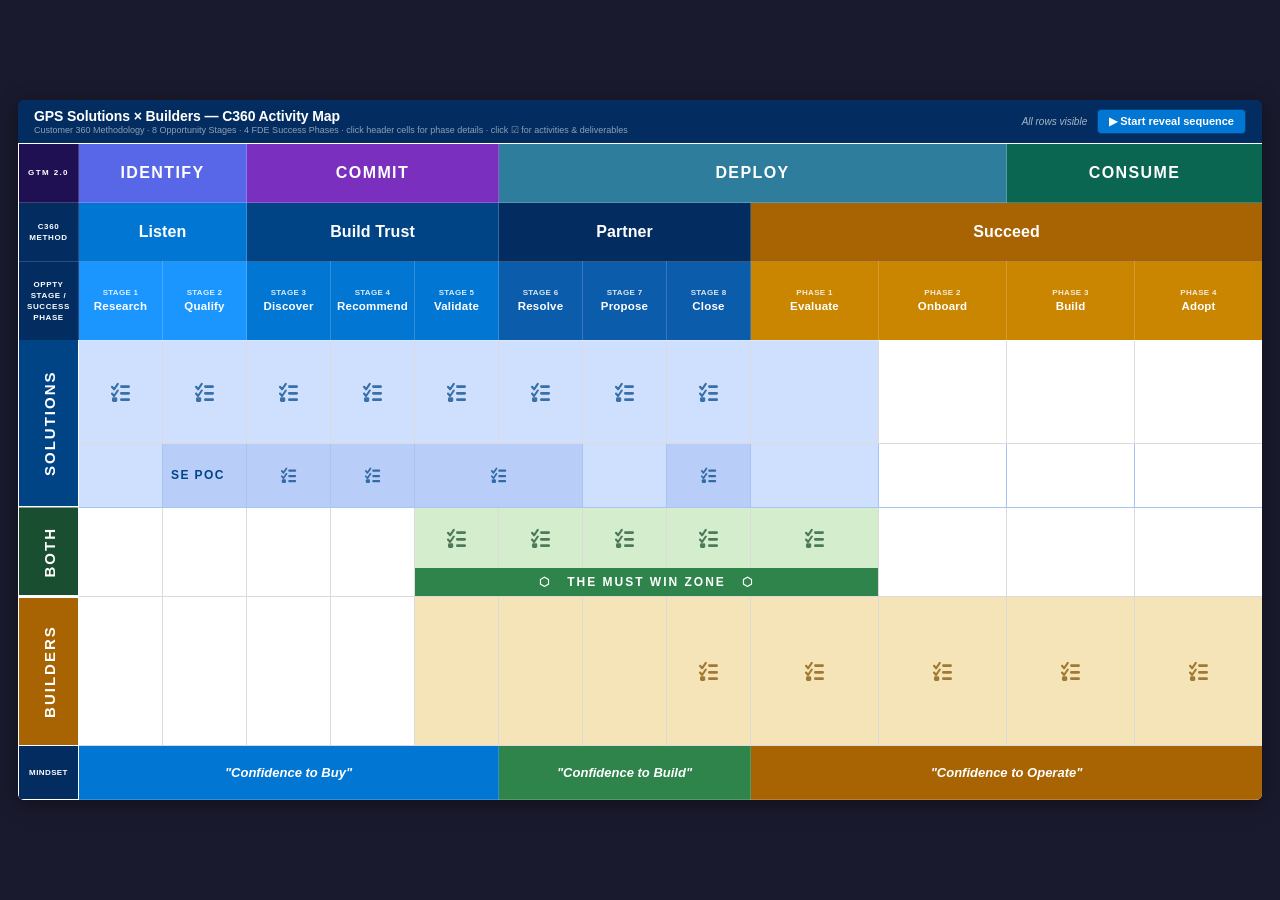
<file: claude-projects/2026-07-09 SE vs Builder/SE-FDE C360 Activity Map.html>
<!DOCTYPE html>
<html lang="en">
<head>
<meta charset="UTF-8">
<meta name="viewport" content="width=device-width, initial-scale=1.0">
<title>GPS Solutions × Builders — C360 Activity Map</title>
<style>
  /* ── SLDS Design Tokens ─────────────────────────────────────
     Blue:   #032d60 → #014486 → #0b5cab → #0176d3 → #1b96ff → #d8e6fe → #eef4ff
     Green:  #194e31 → #2e844a → #cdefc4 → #ebf7e6
     Gold:   #825101 → #a86403 → #ca8501 → #f9e3b6 → #fbf3e0
     Neutral:#181818 → #444 → #706e6b → #dddbda → #f3f3f3
  ──────────────────────────────────────────────────────────── */

  * { box-sizing: border-box; margin: 0; padding: 0; }

  html, body {
    width: 100%; height: 100%;
    background: #1a1a2e;
    display: flex; align-items: center; justify-content: center;
    font-family: -apple-system, BlinkMacSystemFont, 'Segoe UI', Roboto, Helvetica, Arial, sans-serif;
  }

  /* ── Fixed 16:9 slide canvas ──────────────────────── */
  .slide {
    width: 1244px;
    height: 700px;
    overflow: hidden;
    display: flex;
    flex-direction: column;
    border-radius: 6px;
    box-shadow: 0 4px 20px rgba(0,0,0,.40);
  }

  /* ── Slide header strip ───────────────────────────── */
  .slide-header {
    background: #032d60;
    padding: 8px 16px;
    display: flex; align-items: center; justify-content: space-between;
    flex-shrink: 0;
    gap: 12px;
  }
  .slide-header h1 {
    font-size: 14px; font-weight: 700; color: #fff;
    letter-spacing: -0.1px; white-space: nowrap;
  }
  .slide-header .sub {
    font-size: 9px; color: rgba(255,255,255,.55); margin-top: 1px;
  }
  .reveal-controls {
    display: flex; align-items: center; gap: 10px; flex-shrink: 0;
  }
  #reveal-status { font-size: 10px; color: rgba(255,255,255,.65); font-style: italic; white-space: nowrap; }
  #reveal-btn {
    background: #0176d3; color: #fff;
    border: 1px solid #014486; border-radius: 4px;
    padding: 5px 11px; font-size: 11px; font-weight: 700;
    cursor: pointer; white-space: nowrap; font-family: inherit;
    transition: background .15s;
  }
  #reveal-btn:hover  { background: #014486; }
  #reveal-btn:active { background: #1b96ff; }

  /* ── Cell / header callout popover ───────────────── */
  .callout {
    position: fixed; z-index: 9999;
    background: #fff; border-radius: 8px;
    border: 1px solid #dddbda;
    box-shadow: 0 2px 8px rgba(0,0,0,.18);
    padding: 0 0 12px; width: 340px; overflow: hidden;
  }
  .callout.hidden { display: none; }
  .callout-titlebar {
    display: flex; align-items: center; justify-content: space-between;
    padding: 9px 12px 8px; background: var(--ccolor, #0176d3); margin-bottom: 9px;
  }
  .callout-titlebar h3 { font-size: 11px; font-weight: 700; color: #fff; line-height: 1.3; flex: 1; }
  .callout-close {
    background: rgba(255,255,255,.22); border: none; color: #fff;
    font-size: 10px; font-weight: 700; cursor: pointer;
    border-radius: 50%; width: 18px; height: 18px; line-height: 18px;
    text-align: center; flex-shrink: 0; margin-left: 8px; font-family: inherit;
  }
  .callout-close:hover { background: rgba(255,255,255,.40); }
  /* paragraph style for header callouts */
  .callout-para { font-size: 11px; line-height: 1.55; color: #444; padding: 0 13px; }
  /* section style for cell callouts */
  .callout-section { padding: 0 13px; }
  .callout-section-title {
    font-size: 9px; font-weight: 700; text-transform: uppercase; letter-spacing: 0.8px;
    color: var(--ccolor, #0176d3); margin-bottom: 4px;
  }
  .callout-bullets { list-style: none; padding: 0; margin: 0; }
  .callout-bullets li {
    font-size: 10.5px; line-height: 1.45; color: #444;
    display: flex; gap: 5px; margin-bottom: 3px;
  }
  .callout-bullets li:last-child { margin-bottom: 0; }
  .callout-bullets li::before {
    content: '›'; font-size: 13px; font-weight: 700;
    color: var(--ccolor, #0176d3); flex-shrink: 0; line-height: 1.1;
  }
  .callout-divider { border: none; border-top: 1px solid #e8e8e8; margin: 7px 0; }
  .callout-tip { font-size: 9.5px; color: #b0adab; padding: 7px 13px 0; font-style: italic; }
  .callout::before {
    content: ''; position: absolute; top: -7px; left: var(--arrow-left, 24px);
    width: 14px; height: 7px; background: var(--ccolor, #0176d3);
    clip-path: polygon(50% 0%, 0% 100%, 100% 100%);
  }
  th[data-callout] { cursor: pointer; }
  th[data-callout]:hover { filter: brightness(1.12); }
  th[data-callout] .ci { display: inline-block; font-size: 8px; opacity: .80; margin-left: 3px; vertical-align: middle; }

  /* ── Table wrapper ────────────────────────────────── */
  .scroll-wrap {
    flex: 1;
    overflow: hidden;
    background: #fff;
    position: relative;
  }

  /* ── Must Win Zone overlay ────────────────────────── */
  #mwz-overlay {
    position: absolute;
    display: none;
    pointer-events: none;
    background: rgba(46, 132, 74, 0.50);
    border: 2px solid rgba(46, 132, 74, 0.80);
    border-radius: 4px;
    z-index: 10;
    align-items: center;
    justify-content: center;
  }
  #mwz-overlay.visible { display: flex; }
  #mwz-overlay-text {
    color: #fff;
    font-size: 16px;
    font-weight: 800;
    letter-spacing: 1.2px;
    text-transform: uppercase;
    text-align: center;
    line-height: 1.35;
    text-shadow: 0 1px 3px rgba(0,0,0,.35);
    padding: 8px 16px;
  }
  table {
    border-collapse: collapse; table-layout: fixed;
    width: 1244px;
    height: 100%;
  }
  col.c-label { width: 60px; }
  col.c-stage { width: 84px; }
  col.c-phase { width: 128px; }

  /* ── Row label cells ──────────────────────────────── */
  td.rlabel, th.rlabel {
    background: #032d60;
    color: #fff; font-size: 8px; font-weight: 700;
    text-transform: uppercase; letter-spacing: 0.6px;
    text-align: center; vertical-align: middle;
    padding: 5px 3px; line-height: 1.4;
    border: 1px solid rgba(255,255,255,.15);
  }
  .r-sol   td.rlabel { background: #014486; }
  .r-poc   td.rlabel { background: #014486; }
  .r-both  td.rlabel { background: #194e31; border-bottom: none; }
  .r-bld   td.rlabel { background: #a86403; }

  /* Rotate content-row labels 90° and enlarge */
  tr.r-sol td.rlabel,
  tr.r-poc td.rlabel,
  tr.r-both td.rlabel,
  tr.r-bld td.rlabel {
    writing-mode: vertical-rl;
    transform: rotate(180deg);
    font-size: 15px;
    letter-spacing: 2px;
    padding: 6px 0;
  }

  /* ── GTM 2.0 phase header ─────────────────────────── */
  tr.r-gtm { height: 42px; }
  tr.r-gtm th {
    text-align: center; padding: 3px 4px;
    font-size: 16px; font-weight: 800; color: #fff;
    letter-spacing: 1.4px; text-transform: uppercase;
    border: 1px solid rgba(255,255,255,.20);
    cursor: pointer;
  }
  th.gtm-label {
    background: #1e1052; font-size: 8px !important; letter-spacing: 0.4px;
    text-transform: none; font-weight: 700; line-height: 1.3;
    padding: 3px 2px !important; cursor: default;
  }
  th.gtm-identify { background: #5867e8; }
  th.gtm-commit   { background: #7b2fbe; }
  th.gtm-deploy   { background: #2e7d9c; }
  th.gtm-consume  { background: #0a6651; }

  /* ── C360 phase header ────────────────────────────── */
  tr.r-c360 { height: 42px; }
  th.ph {
    text-align: center; padding: 5px 4px;
    font-size: 16px; font-weight: 700; color: #fff;
    border: 1px solid rgba(255,255,255,.20); letter-spacing: 0.1px;
    cursor: pointer;
  }
  th.ph-listen     { background: #0176d3; }
  th.ph-buildtrust { background: #014486; }
  th.ph-partner    { background: #032d60; }
  th.ph-succeed    { background: #a86403; }

  /* ── Stage / phase sub-header ─────────────────────── */
  tr.r-stage { height: 46px; }
  th.sh {
    text-align: center; padding: 4px 3px;
    font-size: 9px; font-weight: 700; color: #fff;
    border: 1px solid rgba(255,255,255,.18);
    vertical-align: middle; line-height: 1.2; letter-spacing: 0.2px;
    cursor: pointer; white-space: nowrap;
  }
  th.sh-listen     { background: #1b96ff; }
  th.sh-buildtrust { background: #0176d3; }
  th.sh-partner    { background: #0b5cab; }
  th.sh-succeed    { background: #ca8501; }
  .sn { display: block; font-size: 8px; font-weight: 600; opacity: 0.85; text-transform: uppercase; letter-spacing: 0.3px; margin-bottom: 2px; }
  .sname { display: block; font-size: 11.5px; font-weight: 800; line-height: 1.2; white-space: nowrap; }

  /* ── Content cells ────────────────────────────────── */
  td.cc {
    vertical-align: middle; text-align: center; padding: 2px;
    border: 1px solid #dddbda;
    transition: opacity .35s ease;
    height: 1px;
  }

  /* ── White (out-of-scope) cells ──────────────────── */
  td.cc-white { background: #fff !important; }

  /* ── Row reveal ───────────────────────────────────── */
  tr.row-hidden td.cc { opacity: 0; pointer-events: none; }

  /* ── Row background colors ────────────────────────── */
  .r-sol  td.cc { background: #cfe0ff; }
  .r-poc  td.cc { background: #b8cef9; }
  .r-both td.cc { background: #d4edcc; border-bottom: none; }
  .r-bld  td.cc { background: #f5e4b8; }

  /* ── Cell checklist button ────────────────────────── */
  .cell-icons {
    display: flex; align-items: center; justify-content: center;
    width: 100%; height: 100%;
  }
  .icon-btn {
    background: none; border: none; cursor: pointer; padding: 6px;
    border-radius: 6px; line-height: 1; font-family: inherit;
    transition: background .12s, transform .1s;
    display: flex; align-items: center; justify-content: center;
    opacity: 0.72;
  }
  .icon-btn:hover { background: rgba(0,0,0,.10); transform: scale(1.15); opacity: 1; }
  .r-sol  .icon-btn { color: #014486; }
  .r-poc  .icon-btn { color: #014486; }
  .r-both .icon-btn { color: #194e31; }
  .r-bld  .icon-btn { color: #825101; }

  /* ── SE POC bar (sub-row of Solutions) ───────────── */
  tr.r-poc-bar td {
    padding: 0; height: 18px;
    border-top: none;
    border-bottom: 1px solid #a8c4f0;
    border-left: 1px solid #a8c4f0;
    border-right: 1px solid #a8c4f0;
  }
  td.poc-empty { background: #cfe0ff; border-color: #a8c4f0; }
  td.poc-span {
    background: #b8cef9;
    vertical-align: middle; padding: 0;
    border: 1px solid #a8c4f0; border-top: none;
  }
  .poc-span-inner {
    display: flex; align-items: center; justify-content: flex-start;
    height: 100%; padding: 0 4px 0 8px;
  }
  td.poc-span .poc-label {
    font-size: 12px; font-weight: 800; color: #014486;
    letter-spacing: 1.4px; text-transform: uppercase;
    white-space: nowrap;
  }
  td.poc-cell {
    background: #b8cef9; vertical-align: middle; text-align: center; padding: 0;
    border: 1px solid #a8c4f0; border-top: none;
  }
  tr.r-poc-bar .icon-btn { color: #014486; padding: 3px; }
  tr.row-hidden td.poc-empty,
  tr.row-hidden td.poc-span,
  tr.row-hidden td.poc-cell { opacity: 0; pointer-events: none; }

  /* ── Must Win Zone row ────────────────────────────── */
  tr.r-mwz td {
    padding: 0; height: 17px;
    border-top: none;
    border-bottom: 1px solid #dddbda;
    border-left: 1px solid #dddbda;
    border-right: 1px solid #dddbda;
  }
  td.mwz-empty-sol { background: #fff; border-color: #dddbda; }
  td.mwz-empty-bld { background: #fff; border-color: #dddbda; }
  td.mwz-span {
    background: #2e844a;
    text-align: center; vertical-align: middle;
    color: #fff; font-size: 12px; font-weight: 800;
    letter-spacing: 2px; text-transform: uppercase;
    white-space: nowrap;
    border-left: none; border-right: none;
    border-top: none; border-bottom: 1px solid #194e31;
  }

  /* ── Mindset footer ───────────────────────────────── */
  tr.r-mindset { height: 38px; }
  tr.r-mindset td {
    text-align: center; font-size: 13px; font-weight: 700;
    font-style: italic; color: #fff; padding: 5px 5px;
    border: 1px solid rgba(255,255,255,.18);
  }
  td.ms-label { background: #032d60; font-style: normal !important; font-size: 8px !important; text-transform: uppercase; letter-spacing: 0.4px; overflow: hidden; white-space: nowrap; }
  td.ms-sol   { background: #0176d3; }
  td.ms-both  { background: #2e844a; }
  td.ms-build { background: #a86403; }
</style>
</head>
<body>
<div class="slide">

<div class="slide-header">
  <div>
    <h1>GPS Solutions × Builders — C360 Activity Map</h1>
    <div class="sub">Customer 360 Methodology · 8 Opportunity Stages · 4 FDE Success Phases · click header cells for phase details · click ☑ for activities &amp; deliverables</div>
  </div>
  <div class="reveal-controls">
    <span id="reveal-status">All rows visible</span>
    <button id="reveal-btn" onclick="advanceReveal()">▶ Start reveal sequence</button>
  </div>
</div>

<!-- Unified callout popover (headers + cell checklist) -->
<div id="callout" class="callout hidden">
  <div class="callout-titlebar">
    <h3 id="callout-title"></h3>
    <button class="callout-close" id="callout-close">✕</button>
  </div>
  <!-- header mode: single paragraph -->
  <p id="callout-body" class="callout-para"></p>
  <!-- cell mode: activities section + divider + deliverables section -->
  <div id="callout-cell" style="display:none">
    <div class="callout-section" id="callout-acts-section">
      <div class="callout-section-title">Activities</div>
      <ul class="callout-bullets" id="callout-acts-list"></ul>
    </div>
    <hr class="callout-divider">
    <div class="callout-section" id="callout-dels-section">
      <div class="callout-section-title">Deliverables</div>
      <ul class="callout-bullets" id="callout-dels-list"></ul>
    </div>
  </div>
  <p class="callout-tip">Click again or anywhere outside to close</p>
</div>

<div class="scroll-wrap">
<div id="mwz-overlay"><span id="mwz-overlay-text">Solutions and Builders<br>Working Together</span></div>
<table>
  <colgroup>
    <col class="c-label">
    <col class="c-stage"><col class="c-stage">
    <col class="c-stage"><col class="c-stage"><col class="c-stage">
    <col class="c-stage"><col class="c-stage"><col class="c-stage">
    <col class="c-phase"><col class="c-phase"><col class="c-phase"><col class="c-phase">
  </colgroup>

  <!-- ROW 0 — GTM 2.0 Phases -->
  <tr class="r-gtm">
    <th class="gtm-label">GTM 2.0</th>
    <th class="gtm-identify" colspan="2" data-callout="gtm-identify">Identify</th>
    <th class="gtm-commit"   colspan="3" data-callout="gtm-commit">Commit</th>
    <th class="gtm-deploy"   colspan="5" data-callout="gtm-deploy">Deploy</th>
    <th class="gtm-consume"  colspan="2" data-callout="gtm-consume">Consume</th>
  </tr>

  <!-- ROW 1 — C360 Phases -->
  <tr class="r-c360">
    <th class="rlabel">C360<br>Method</th>
    <th class="ph ph-listen"     colspan="2" data-callout="listen">Listen</th>
    <th class="ph ph-buildtrust" colspan="3" data-callout="buildtrust">Build Trust</th>
    <th class="ph ph-partner"    colspan="3" data-callout="partner">Partner</th>
    <th class="ph ph-succeed"    colspan="4" data-callout="succeed">Succeed</th>
  </tr>

  <!-- ROW 2 — Stages / Success Phases -->
  <tr class="r-stage">
    <th class="rlabel">Oppty Stage /<br>Success Phase</th>
    <th class="sh sh-listen"     data-callout="s1"><span class="sn">Stage 1</span><span class="sname">Research</span></th>
    <th class="sh sh-listen"     data-callout="s2"><span class="sn">Stage 2</span><span class="sname">Qualify</span></th>
    <th class="sh sh-buildtrust" data-callout="s3"><span class="sn">Stage 3</span><span class="sname">Discover</span></th>
    <th class="sh sh-buildtrust" data-callout="s4"><span class="sn">Stage 4</span><span class="sname">Recommend</span></th>
    <th class="sh sh-buildtrust" data-callout="s5"><span class="sn">Stage 5</span><span class="sname">Validate</span></th>
    <th class="sh sh-partner"    data-callout="s6"><span class="sn">Stage 6</span><span class="sname">Resolve</span></th>
    <th class="sh sh-partner"    data-callout="s7"><span class="sn">Stage 7</span><span class="sname">Propose</span></th>
    <th class="sh sh-partner"    data-callout="s8"><span class="sn">Stage 8</span><span class="sname">Close</span></th>
    <th class="sh sh-succeed"    data-callout="p1"><span class="sn">Phase 1</span><span class="sname">Evaluate</span></th>
    <th class="sh sh-succeed"    data-callout="p2"><span class="sn">Phase 2</span><span class="sname">Onboard</span></th>
    <th class="sh sh-succeed"    data-callout="p3"><span class="sn">Phase 3</span><span class="sname">Build</span></th>
    <th class="sh sh-succeed"    data-callout="p4"><span class="sn">Phase 4</span><span class="sname">Adopt</span></th>
  </tr>

  <!-- ROW 3 — Solutions -->
  <tr class="r-sol">
    <td class="rlabel" rowspan="2">Solutions</td>
    <td class="cc"><div class="cell-icons"><button class="icon-btn" data-cell="sol-s1" title="Activities &amp; Deliverables"><svg width="20" height="20" viewBox="0 0 20 20" fill="none"><path d="M1 4.8 L3.1 7.3 L6.8 1.8" stroke="currentColor" stroke-width="2.1" stroke-linecap="round" stroke-linejoin="round"/><rect x="9" y="3.2" width="10" height="2.8" rx="1.4" fill="currentColor"/><path d="M1 11.5 L3.1 14 L6.8 8.5" stroke="currentColor" stroke-width="2.1" stroke-linecap="round" stroke-linejoin="round"/><rect x="9" y="9.9" width="10" height="2.8" rx="1.4" fill="currentColor"/><rect x="1" y="15.2" width="5.2" height="4.8" rx="1.4" fill="currentColor"/><rect x="9" y="16.3" width="10" height="2.8" rx="1.4" fill="currentColor"/></svg></button></div></td>
    <td class="cc"><div class="cell-icons"><button class="icon-btn" data-cell="sol-s2" title="Activities &amp; Deliverables"><svg width="20" height="20" viewBox="0 0 20 20" fill="none"><path d="M1 4.8 L3.1 7.3 L6.8 1.8" stroke="currentColor" stroke-width="2.1" stroke-linecap="round" stroke-linejoin="round"/><rect x="9" y="3.2" width="10" height="2.8" rx="1.4" fill="currentColor"/><path d="M1 11.5 L3.1 14 L6.8 8.5" stroke="currentColor" stroke-width="2.1" stroke-linecap="round" stroke-linejoin="round"/><rect x="9" y="9.9" width="10" height="2.8" rx="1.4" fill="currentColor"/><rect x="1" y="15.2" width="5.2" height="4.8" rx="1.4" fill="currentColor"/><rect x="9" y="16.3" width="10" height="2.8" rx="1.4" fill="currentColor"/></svg></button></div></td>
    <td class="cc"><div class="cell-icons"><button class="icon-btn" data-cell="sol-s3" title="Activities &amp; Deliverables"><svg width="20" height="20" viewBox="0 0 20 20" fill="none"><path d="M1 4.8 L3.1 7.3 L6.8 1.8" stroke="currentColor" stroke-width="2.1" stroke-linecap="round" stroke-linejoin="round"/><rect x="9" y="3.2" width="10" height="2.8" rx="1.4" fill="currentColor"/><path d="M1 11.5 L3.1 14 L6.8 8.5" stroke="currentColor" stroke-width="2.1" stroke-linecap="round" stroke-linejoin="round"/><rect x="9" y="9.9" width="10" height="2.8" rx="1.4" fill="currentColor"/><rect x="1" y="15.2" width="5.2" height="4.8" rx="1.4" fill="currentColor"/><rect x="9" y="16.3" width="10" height="2.8" rx="1.4" fill="currentColor"/></svg></button></div></td>
    <td class="cc"><div class="cell-icons"><button class="icon-btn" data-cell="sol-s4" title="Activities &amp; Deliverables"><svg width="20" height="20" viewBox="0 0 20 20" fill="none"><path d="M1 4.8 L3.1 7.3 L6.8 1.8" stroke="currentColor" stroke-width="2.1" stroke-linecap="round" stroke-linejoin="round"/><rect x="9" y="3.2" width="10" height="2.8" rx="1.4" fill="currentColor"/><path d="M1 11.5 L3.1 14 L6.8 8.5" stroke="currentColor" stroke-width="2.1" stroke-linecap="round" stroke-linejoin="round"/><rect x="9" y="9.9" width="10" height="2.8" rx="1.4" fill="currentColor"/><rect x="1" y="15.2" width="5.2" height="4.8" rx="1.4" fill="currentColor"/><rect x="9" y="16.3" width="10" height="2.8" rx="1.4" fill="currentColor"/></svg></button></div></td>
    <td class="cc"><div class="cell-icons"><button class="icon-btn" data-cell="sol-s5" title="Activities &amp; Deliverables"><svg width="20" height="20" viewBox="0 0 20 20" fill="none"><path d="M1 4.8 L3.1 7.3 L6.8 1.8" stroke="currentColor" stroke-width="2.1" stroke-linecap="round" stroke-linejoin="round"/><rect x="9" y="3.2" width="10" height="2.8" rx="1.4" fill="currentColor"/><path d="M1 11.5 L3.1 14 L6.8 8.5" stroke="currentColor" stroke-width="2.1" stroke-linecap="round" stroke-linejoin="round"/><rect x="9" y="9.9" width="10" height="2.8" rx="1.4" fill="currentColor"/><rect x="1" y="15.2" width="5.2" height="4.8" rx="1.4" fill="currentColor"/><rect x="9" y="16.3" width="10" height="2.8" rx="1.4" fill="currentColor"/></svg></button></div></td>
    <td class="cc"><div class="cell-icons"><button class="icon-btn" data-cell="sol-s6" title="Activities &amp; Deliverables"><svg width="20" height="20" viewBox="0 0 20 20" fill="none"><path d="M1 4.8 L3.1 7.3 L6.8 1.8" stroke="currentColor" stroke-width="2.1" stroke-linecap="round" stroke-linejoin="round"/><rect x="9" y="3.2" width="10" height="2.8" rx="1.4" fill="currentColor"/><path d="M1 11.5 L3.1 14 L6.8 8.5" stroke="currentColor" stroke-width="2.1" stroke-linecap="round" stroke-linejoin="round"/><rect x="9" y="9.9" width="10" height="2.8" rx="1.4" fill="currentColor"/><rect x="1" y="15.2" width="5.2" height="4.8" rx="1.4" fill="currentColor"/><rect x="9" y="16.3" width="10" height="2.8" rx="1.4" fill="currentColor"/></svg></button></div></td>
    <td class="cc"><div class="cell-icons"><button class="icon-btn" data-cell="sol-s7" title="Activities &amp; Deliverables"><svg width="20" height="20" viewBox="0 0 20 20" fill="none"><path d="M1 4.8 L3.1 7.3 L6.8 1.8" stroke="currentColor" stroke-width="2.1" stroke-linecap="round" stroke-linejoin="round"/><rect x="9" y="3.2" width="10" height="2.8" rx="1.4" fill="currentColor"/><path d="M1 11.5 L3.1 14 L6.8 8.5" stroke="currentColor" stroke-width="2.1" stroke-linecap="round" stroke-linejoin="round"/><rect x="9" y="9.9" width="10" height="2.8" rx="1.4" fill="currentColor"/><rect x="1" y="15.2" width="5.2" height="4.8" rx="1.4" fill="currentColor"/><rect x="9" y="16.3" width="10" height="2.8" rx="1.4" fill="currentColor"/></svg></button></div></td>
    <td class="cc"><div class="cell-icons"><button class="icon-btn" data-cell="sol-s8" title="Activities &amp; Deliverables"><svg width="20" height="20" viewBox="0 0 20 20" fill="none"><path d="M1 4.8 L3.1 7.3 L6.8 1.8" stroke="currentColor" stroke-width="2.1" stroke-linecap="round" stroke-linejoin="round"/><rect x="9" y="3.2" width="10" height="2.8" rx="1.4" fill="currentColor"/><path d="M1 11.5 L3.1 14 L6.8 8.5" stroke="currentColor" stroke-width="2.1" stroke-linecap="round" stroke-linejoin="round"/><rect x="9" y="9.9" width="10" height="2.8" rx="1.4" fill="currentColor"/><rect x="1" y="15.2" width="5.2" height="4.8" rx="1.4" fill="currentColor"/><rect x="9" y="16.3" width="10" height="2.8" rx="1.4" fill="currentColor"/></svg></button></div></td>
    <td class="cc"></td><td class="cc cc-white"></td><td class="cc cc-white"></td><td class="cc cc-white"></td>
  </tr>

  <!-- ROW 3b — SE POC bar (rlabel col covered by rowspan="2" on Solutions above) -->
  <tr class="r-poc-bar">
    <td class="poc-empty"></td>
    <td class="poc-span"><div class="poc-span-inner"><span class="poc-label">SE POC</span></div></td>
    <td class="poc-cell"><div class="cell-icons"><button class="icon-btn" data-cell="poc-s23" title="Activities &amp; Deliverables"><svg width="16" height="16" viewBox="0 0 20 20" fill="none"><path d="M1 4.8 L3.1 7.3 L6.8 1.8" stroke="currentColor" stroke-width="2.1" stroke-linecap="round" stroke-linejoin="round"/><rect x="9" y="3.2" width="10" height="2.8" rx="1.4" fill="currentColor"/><path d="M1 11.5 L3.1 14 L6.8 8.5" stroke="currentColor" stroke-width="2.1" stroke-linecap="round" stroke-linejoin="round"/><rect x="9" y="9.9" width="10" height="2.8" rx="1.4" fill="currentColor"/><rect x="1" y="15.2" width="5.2" height="4.8" rx="1.4" fill="currentColor"/><rect x="9" y="16.3" width="10" height="2.8" rx="1.4" fill="currentColor"/></svg></button></div></td>
    <td class="poc-cell"><div class="cell-icons"><button class="icon-btn" data-cell="poc-s4" title="Activities &amp; Deliverables"><svg width="16" height="16" viewBox="0 0 20 20" fill="none"><path d="M1 4.8 L3.1 7.3 L6.8 1.8" stroke="currentColor" stroke-width="2.1" stroke-linecap="round" stroke-linejoin="round"/><rect x="9" y="3.2" width="10" height="2.8" rx="1.4" fill="currentColor"/><path d="M1 11.5 L3.1 14 L6.8 8.5" stroke="currentColor" stroke-width="2.1" stroke-linecap="round" stroke-linejoin="round"/><rect x="9" y="9.9" width="10" height="2.8" rx="1.4" fill="currentColor"/><rect x="1" y="15.2" width="5.2" height="4.8" rx="1.4" fill="currentColor"/><rect x="9" y="16.3" width="10" height="2.8" rx="1.4" fill="currentColor"/></svg></button></div></td>
    <td class="poc-cell" colspan="2"><div class="cell-icons"><button class="icon-btn" data-cell="poc-s56" title="Activities &amp; Deliverables"><svg width="16" height="16" viewBox="0 0 20 20" fill="none"><path d="M1 4.8 L3.1 7.3 L6.8 1.8" stroke="currentColor" stroke-width="2.1" stroke-linecap="round" stroke-linejoin="round"/><rect x="9" y="3.2" width="10" height="2.8" rx="1.4" fill="currentColor"/><path d="M1 11.5 L3.1 14 L6.8 8.5" stroke="currentColor" stroke-width="2.1" stroke-linecap="round" stroke-linejoin="round"/><rect x="9" y="9.9" width="10" height="2.8" rx="1.4" fill="currentColor"/><rect x="1" y="15.2" width="5.2" height="4.8" rx="1.4" fill="currentColor"/><rect x="9" y="16.3" width="10" height="2.8" rx="1.4" fill="currentColor"/></svg></button></div></td>
    <td class="poc-empty"></td>
    <td class="poc-cell"><div class="cell-icons"><button class="icon-btn" data-cell="poc-s8" title="Activities &amp; Deliverables"><svg width="16" height="16" viewBox="0 0 20 20" fill="none"><path d="M1 4.8 L3.1 7.3 L6.8 1.8" stroke="currentColor" stroke-width="2.1" stroke-linecap="round" stroke-linejoin="round"/><rect x="9" y="3.2" width="10" height="2.8" rx="1.4" fill="currentColor"/><path d="M1 11.5 L3.1 14 L6.8 8.5" stroke="currentColor" stroke-width="2.1" stroke-linecap="round" stroke-linejoin="round"/><rect x="9" y="9.9" width="10" height="2.8" rx="1.4" fill="currentColor"/><rect x="1" y="15.2" width="5.2" height="4.8" rx="1.4" fill="currentColor"/><rect x="9" y="16.3" width="10" height="2.8" rx="1.4" fill="currentColor"/></svg></button></div></td>
    <td class="poc-empty"></td><td class="poc-empty cc-white"></td><td class="poc-empty cc-white"></td><td class="poc-empty cc-white"></td>
  </tr>

  <!-- ROW 4 — Both Solutions and Builders -->
  <tr class="r-both">
    <td class="rlabel" rowspan="2">BOTH</td>
    <td class="cc cc-white"></td><td class="cc cc-white"></td><td class="cc cc-white"></td><td class="cc cc-white"></td>
    <td class="cc"><div class="cell-icons"><button class="icon-btn" data-cell="both-s5" title="Activities &amp; Deliverables"><svg width="20" height="20" viewBox="0 0 20 20" fill="none"><path d="M1 4.8 L3.1 7.3 L6.8 1.8" stroke="currentColor" stroke-width="2.1" stroke-linecap="round" stroke-linejoin="round"/><rect x="9" y="3.2" width="10" height="2.8" rx="1.4" fill="currentColor"/><path d="M1 11.5 L3.1 14 L6.8 8.5" stroke="currentColor" stroke-width="2.1" stroke-linecap="round" stroke-linejoin="round"/><rect x="9" y="9.9" width="10" height="2.8" rx="1.4" fill="currentColor"/><rect x="1" y="15.2" width="5.2" height="4.8" rx="1.4" fill="currentColor"/><rect x="9" y="16.3" width="10" height="2.8" rx="1.4" fill="currentColor"/></svg></button></div></td>
    <td class="cc"><div class="cell-icons"><button class="icon-btn" data-cell="both-s6" title="Activities &amp; Deliverables"><svg width="20" height="20" viewBox="0 0 20 20" fill="none"><path d="M1 4.8 L3.1 7.3 L6.8 1.8" stroke="currentColor" stroke-width="2.1" stroke-linecap="round" stroke-linejoin="round"/><rect x="9" y="3.2" width="10" height="2.8" rx="1.4" fill="currentColor"/><path d="M1 11.5 L3.1 14 L6.8 8.5" stroke="currentColor" stroke-width="2.1" stroke-linecap="round" stroke-linejoin="round"/><rect x="9" y="9.9" width="10" height="2.8" rx="1.4" fill="currentColor"/><rect x="1" y="15.2" width="5.2" height="4.8" rx="1.4" fill="currentColor"/><rect x="9" y="16.3" width="10" height="2.8" rx="1.4" fill="currentColor"/></svg></button></div></td>
    <td class="cc"><div class="cell-icons"><button class="icon-btn" data-cell="both-s7" title="Activities &amp; Deliverables"><svg width="20" height="20" viewBox="0 0 20 20" fill="none"><path d="M1 4.8 L3.1 7.3 L6.8 1.8" stroke="currentColor" stroke-width="2.1" stroke-linecap="round" stroke-linejoin="round"/><rect x="9" y="3.2" width="10" height="2.8" rx="1.4" fill="currentColor"/><path d="M1 11.5 L3.1 14 L6.8 8.5" stroke="currentColor" stroke-width="2.1" stroke-linecap="round" stroke-linejoin="round"/><rect x="9" y="9.9" width="10" height="2.8" rx="1.4" fill="currentColor"/><rect x="1" y="15.2" width="5.2" height="4.8" rx="1.4" fill="currentColor"/><rect x="9" y="16.3" width="10" height="2.8" rx="1.4" fill="currentColor"/></svg></button></div></td>
    <td class="cc"><div class="cell-icons"><button class="icon-btn" data-cell="both-s8" title="Activities &amp; Deliverables"><svg width="20" height="20" viewBox="0 0 20 20" fill="none"><path d="M1 4.8 L3.1 7.3 L6.8 1.8" stroke="currentColor" stroke-width="2.1" stroke-linecap="round" stroke-linejoin="round"/><rect x="9" y="3.2" width="10" height="2.8" rx="1.4" fill="currentColor"/><path d="M1 11.5 L3.1 14 L6.8 8.5" stroke="currentColor" stroke-width="2.1" stroke-linecap="round" stroke-linejoin="round"/><rect x="9" y="9.9" width="10" height="2.8" rx="1.4" fill="currentColor"/><rect x="1" y="15.2" width="5.2" height="4.8" rx="1.4" fill="currentColor"/><rect x="9" y="16.3" width="10" height="2.8" rx="1.4" fill="currentColor"/></svg></button></div></td>
    <td class="cc"><div class="cell-icons"><button class="icon-btn" data-cell="both-p1" title="Activities &amp; Deliverables"><svg width="20" height="20" viewBox="0 0 20 20" fill="none"><path d="M1 4.8 L3.1 7.3 L6.8 1.8" stroke="currentColor" stroke-width="2.1" stroke-linecap="round" stroke-linejoin="round"/><rect x="9" y="3.2" width="10" height="2.8" rx="1.4" fill="currentColor"/><path d="M1 11.5 L3.1 14 L6.8 8.5" stroke="currentColor" stroke-width="2.1" stroke-linecap="round" stroke-linejoin="round"/><rect x="9" y="9.9" width="10" height="2.8" rx="1.4" fill="currentColor"/><rect x="1" y="15.2" width="5.2" height="4.8" rx="1.4" fill="currentColor"/><rect x="9" y="16.3" width="10" height="2.8" rx="1.4" fill="currentColor"/></svg></button></div></td>
    <td class="cc cc-white"></td><td class="cc cc-white"></td><td class="cc cc-white"></td>
  </tr>

  <!-- ROW 4b — Must Win Zone banner (rlabel col covered by rowspan="2" above) -->
  <tr class="r-mwz">
    <td class="mwz-empty-sol"></td>
    <td class="mwz-empty-sol"></td>
    <td class="mwz-empty-sol"></td>
    <td class="mwz-empty-sol"></td>
    <td class="mwz-span" colspan="5">⬡ &nbsp; THE MUST WIN ZONE &nbsp; ⬡</td>
    <td class="mwz-empty-bld"></td>
    <td class="mwz-empty-bld"></td>
    <td class="mwz-empty-bld"></td>
  </tr>

  <!-- ROW 5 — Builders (Activities + Deliverables) -->
  <tr class="r-bld">
    <td class="rlabel">Builders</td>
    <td class="cc cc-white"></td><td class="cc cc-white"></td><td class="cc cc-white"></td><td class="cc cc-white"></td>
    <td class="cc"></td><td class="cc"></td><td class="cc"></td>
    <td class="cc"><div class="cell-icons"><button class="icon-btn" data-cell="bld-s8" title="Activities &amp; Deliverables"><svg width="20" height="20" viewBox="0 0 20 20" fill="none"><path d="M1 4.8 L3.1 7.3 L6.8 1.8" stroke="currentColor" stroke-width="2.1" stroke-linecap="round" stroke-linejoin="round"/><rect x="9" y="3.2" width="10" height="2.8" rx="1.4" fill="currentColor"/><path d="M1 11.5 L3.1 14 L6.8 8.5" stroke="currentColor" stroke-width="2.1" stroke-linecap="round" stroke-linejoin="round"/><rect x="9" y="9.9" width="10" height="2.8" rx="1.4" fill="currentColor"/><rect x="1" y="15.2" width="5.2" height="4.8" rx="1.4" fill="currentColor"/><rect x="9" y="16.3" width="10" height="2.8" rx="1.4" fill="currentColor"/></svg></button></div></td>
    <td class="cc"><div class="cell-icons"><button class="icon-btn" data-cell="bld-p1" title="Activities &amp; Deliverables"><svg width="20" height="20" viewBox="0 0 20 20" fill="none"><path d="M1 4.8 L3.1 7.3 L6.8 1.8" stroke="currentColor" stroke-width="2.1" stroke-linecap="round" stroke-linejoin="round"/><rect x="9" y="3.2" width="10" height="2.8" rx="1.4" fill="currentColor"/><path d="M1 11.5 L3.1 14 L6.8 8.5" stroke="currentColor" stroke-width="2.1" stroke-linecap="round" stroke-linejoin="round"/><rect x="9" y="9.9" width="10" height="2.8" rx="1.4" fill="currentColor"/><rect x="1" y="15.2" width="5.2" height="4.8" rx="1.4" fill="currentColor"/><rect x="9" y="16.3" width="10" height="2.8" rx="1.4" fill="currentColor"/></svg></button></div></td>
    <td class="cc"><div class="cell-icons"><button class="icon-btn" data-cell="bld-p2" title="Activities &amp; Deliverables"><svg width="20" height="20" viewBox="0 0 20 20" fill="none"><path d="M1 4.8 L3.1 7.3 L6.8 1.8" stroke="currentColor" stroke-width="2.1" stroke-linecap="round" stroke-linejoin="round"/><rect x="9" y="3.2" width="10" height="2.8" rx="1.4" fill="currentColor"/><path d="M1 11.5 L3.1 14 L6.8 8.5" stroke="currentColor" stroke-width="2.1" stroke-linecap="round" stroke-linejoin="round"/><rect x="9" y="9.9" width="10" height="2.8" rx="1.4" fill="currentColor"/><rect x="1" y="15.2" width="5.2" height="4.8" rx="1.4" fill="currentColor"/><rect x="9" y="16.3" width="10" height="2.8" rx="1.4" fill="currentColor"/></svg></button></div></td>
    <td class="cc"><div class="cell-icons"><button class="icon-btn" data-cell="bld-p3" title="Activities &amp; Deliverables"><svg width="20" height="20" viewBox="0 0 20 20" fill="none"><path d="M1 4.8 L3.1 7.3 L6.8 1.8" stroke="currentColor" stroke-width="2.1" stroke-linecap="round" stroke-linejoin="round"/><rect x="9" y="3.2" width="10" height="2.8" rx="1.4" fill="currentColor"/><path d="M1 11.5 L3.1 14 L6.8 8.5" stroke="currentColor" stroke-width="2.1" stroke-linecap="round" stroke-linejoin="round"/><rect x="9" y="9.9" width="10" height="2.8" rx="1.4" fill="currentColor"/><rect x="1" y="15.2" width="5.2" height="4.8" rx="1.4" fill="currentColor"/><rect x="9" y="16.3" width="10" height="2.8" rx="1.4" fill="currentColor"/></svg></button></div></td>
    <td class="cc"><div class="cell-icons"><button class="icon-btn" data-cell="bld-p4" title="Activities &amp; Deliverables"><svg width="20" height="20" viewBox="0 0 20 20" fill="none"><path d="M1 4.8 L3.1 7.3 L6.8 1.8" stroke="currentColor" stroke-width="2.1" stroke-linecap="round" stroke-linejoin="round"/><rect x="9" y="3.2" width="10" height="2.8" rx="1.4" fill="currentColor"/><path d="M1 11.5 L3.1 14 L6.8 8.5" stroke="currentColor" stroke-width="2.1" stroke-linecap="round" stroke-linejoin="round"/><rect x="9" y="9.9" width="10" height="2.8" rx="1.4" fill="currentColor"/><rect x="1" y="15.2" width="5.2" height="4.8" rx="1.4" fill="currentColor"/><rect x="9" y="16.3" width="10" height="2.8" rx="1.4" fill="currentColor"/></svg></button></div></td>
  </tr>

  <!-- ROW 6 — Mindset -->
  <tr class="r-mindset">
    <td class="ms-label">Mindset</td>
    <td class="ms-sol"   colspan="5">"Confidence to Buy"</td>
    <td class="ms-both"  colspan="3">"Confidence to Build"</td>
    <td class="ms-build" colspan="4">"Confidence to Operate"</td>
  </tr>

</table>
</div>

<script>
// ── Header callout data ────────────────────────────────────────
const CALLOUTS = {
  'gtm-identify': { title: 'GTM 2.0 — Identify', color: '#5867e8', body: 'The phase where AEs build pipeline and key relationships while Solutions Engineers establish technical credibility. The team conducts account research, maps the Salesforce ecosystem, opens opportunity scorecards, performs technical qualification, and gates the opportunity. The goal is to establish whether the customer has a problem worth solving — and whether Salesforce is the right partner to solve it.' },
  'gtm-commit':   { title: 'GTM 2.0 — Commit', color: '#7b2fbe', body: 'The phase where the customer moves from evaluation to decision. Solutions leads discovery workshops, defines current and future state, designs solution architecture, runs tailored demos and Proofs of Value, handles technical objections, and produces a handoff package. This is also where Builders enter the engagement — Agentforce fit-gap analysis, agent POC assets, and prompt and guardrail design begin in parallel with the close motion. The close is not the finish line; it\'s the baton pass.' },
  'gtm-deploy':   { title: 'GTM 2.0 — Deploy', color: '#2e7d9c', body: 'The phase where the signed deal becomes a running system. Builders own this phase: technical readiness audits, standing up sandboxes and CI/CD pipelines, configuring Data Cloud and identity resolution, building and deploying production Agentforce agents, and partnering with R&D on platform blockers. The target window is 30–180 days from signed contract to self-sufficient customer. Sold does not equal deployed.' },
  'gtm-consume':  { title: 'GTM 2.0 — Consume', color: '#0a6651', body: 'The phase where deployed becomes value-realized. Success, CSMs, and Strategic Builders monitor production adoption metrics, run hypercare and token optimization, train customer admins, transfer ownership, and graduate to CSM and Partner. The phase feeds back into Identify for expansion, making the model a continuous loop.' },
  listen: { title: 'C360 Phase 1 — Listen', color: '#0176d3', body: 'The SE builds an account point of view before any customer contact. Research the business model, map the Salesforce and technology footprint, and determine whether the opportunity is technically worth pursuing. Goal: arrive at Stage 3 with a clear, testable hypothesis about the customer\'s challenges.' },
  buildtrust: { title: 'C360 Phase 2 — Build Trust', color: '#014486', body: 'The SE\'s highest-intensity phase. Lead discovery workshops, design the solution architecture, and prove the value through tailored demos and Proof of Value engagements. This is where technical credibility — and the deal — is won.' },
  partner: { title: 'C360 Phase 3 — Partner', color: '#032d60', body: 'Remove the final barriers to a decision. Resolve technical objections, validate the proposal against the Bill of Materials, and build a clean handoff package. Commercial ownership shifts to the AE. The SE\'s job is to eliminate remaining technical risk and ensure a smooth close.' },
  succeed: { title: 'C360 Phase 4 — Succeed', color: '#a86403', body: 'The post-sales world. The Builder/FDE Pod takes ownership to deploy working Agentforce agents, drive sustained adoption, and graduate the customer to full self-sufficiency. Measured by production go-live and 3 consecutive weeks of steady-state adoption.' },
  s1: { title: 'Stage 1 — Research', color: '#1b96ff', body: 'Build the account POV before any customer contact. Map the Salesforce footprint and full technology ecosystem (BuiltWith, HG Insights), identify executive priorities, and develop a hypothesis about customer challenges. Initiate the SE Opportunity Scorecard.' },
  s2: { title: 'Stage 2 — Qualify', color: '#1b96ff', body: 'Determine whether this deal is worth pursuing. Validate technical fit, assess data and integration complexity, and complete the Solutions Judgment Field. Flag showstoppers before investing in deep discovery.' },
  s3: { title: 'Stage 3 — Discover', color: '#0176d3', body: 'Lead technical discovery workshops. Map current-state processes and define the desired future state, scope data models, integration points, and AI opportunities. Initiate DSRs to engage specialists — Data Cloud, MuleSoft, EA, Security — as complexity warrants. SE intensity peaks here.' },
  s4: { title: 'Stage 4 — Recommend', color: '#0176d3', body: 'Translate discovery findings into a governed solution architecture. Orchestrate DSR specialists into a coherent multi-cloud blueprint and design the demo strategy. The SE owns the technical narrative going into Stage 5.' },
  s5: { title: 'Stage 5 — Validate', color: '#0176d3', body: 'Prove the vision is real. Deliver a tailored demo or Proof of Value using SDOs or scratch orgs. Validate AI use cases, confirm success criteria, and refine the architecture based on customer feedback. This is the SE\'s peak intensity stage — and where the Both/FDE overlap begins.' },
  s6: { title: 'Stage 6 — Resolve', color: '#0b5cab', body: 'Remove technical blockers. Respond to security questionnaires, compliance objections, and architecture concerns from customer IT and review boards. Coordinate Security Specialists and Enterprise Architects to close remaining gaps before proposal.' },
  s7: { title: 'Stage 7 — Propose', color: '#0b5cab', body: 'Validate the final proposal. Ensure the solution architecture and Bill of Materials align exactly with the commercial quote. Confirm scope, implementation phasing, and all assumptions. SE intensity begins to wind down as the AE takes the commercial lead.' },
  s8: { title: 'Stage 8 — Close', color: '#0b5cab', body: 'Execute the handoff. Compile discovery logs, architecture diagrams, and scorecard insights for ProServ, the SI partner, and the FDE Pod. Close the SE Opportunity Scorecard and Solutions Judgment Field. The FDE Pod nomination process begins here.' },
  p1: { title: 'Success Phase P1 — Evaluate', color: '#ca8501', body: 'Technical readiness audit. The FDE Pod reviews data, APIs, and integration feasibility, designs the target agent architecture, validates executive sponsorship and timeline, and makes a go/no-go decision. FDEs are empowered to delay or disqualify if production success is unlikely. Entry criteria: Agentforce + D360 licensing, exec sponsorship, $0 SOW, 30–180 day target.' },
  p2: { title: 'Success Phase P2 — Onboard', color: '#ca8501', body: 'Prepare to build. Stand up sandboxes and scratch orgs, configure Data Cloud and identity resolution, establish a CI/CD pipeline, run security validation, and set sprint cadence with customer SMEs. Define KPIs and build the sprint backlog.' },
  p3: { title: 'Success Phase P3 — Build', color: '#ca8501', body: 'Peak FDE engineering intensity. Configure Agentforce, build and deploy production agents, write custom Apex actions, develop the grounding strategy, optimize vector DB and the orchestration loop, debug reasoning paths and hallucinations, and go live. FDEs partner directly with Salesforce R&D on platform blockers.' },
  p4: { title: 'Success Phase P4 — Adopt', color: '#ca8501', body: 'Graduate the customer. Monitor production adoption, run hypercare tuning, optimize token consumption, train administrators, and transfer ownership using the driver-navigator model. Graduation requires 3 consecutive weeks of steady-state adoption and full team self-sufficiency. Formal handoff to CSM/Success Architect and Partner/ProServ.' }
};

// ── Combined cell data: activities (bullets) + deliverables ────
const CELL_DATA = {
  'sol-s1': { title: 'Solutions — Stage 1: Research', color: '#014486',
    acts: ['Build the account POV before any customer contact', 'Map full Salesforce footprint & tech ecosystem (BuiltWith, HG Insights)', 'Research business model, exec priorities, and recent news', 'Open SE Opportunity Scorecard; develop challenge hypothesis', 'Identify internal stakeholders to brief before Stage 2'],
    dels: ['Account POV deck', 'Preliminary tech strategy'] },
  'sol-s2': { title: 'Solutions — Stage 2: Qualify', color: '#014486',
    acts: ['Validate technical fit and BANT criteria', 'Complete the Solutions Judgment Field on the Scorecard', 'Assess data quality, integration complexity, platform maturity', 'Flag showstoppers early: incumbents, budget gaps, timeline risk', 'Gate the deal before investing in deep discovery'],
    dels: ['Qualification checklist', 'Challenge summary', 'Updated scorecard'] },
  'sol-s3': { title: 'Solutions — Stage 3: Discover', color: '#014486',
    acts: ['Lead structured discovery workshops with customer stakeholders', 'Document current-state processes, pain points, tech landscape', 'Define future-state requirements and architecture intent', 'Initiate DSRs: Data Cloud, MuleSoft, EA, Security as warranted', 'Produce DSR scoping brief aligning scope, risk, and resources'],
    dels: ['Discovery docs & process flows', 'Technical requirements map', 'DSR scoping brief'] },
  'sol-s4': { title: 'Solutions — Stage 4: Recommend', color: '#014486',
    acts: ['Design governed solution architecture from discovery findings', 'Orchestrate DSR specialists into a multi-cloud blueprint', 'Build tailored demo mapping Salesforce capabilities to challenges', 'Present Recommended Solution with current → future state path', 'Begin surfacing technical objections ahead of Validate'],
    dels: ['Solution architecture diagram', 'Custom demo script'] },
  'sol-s5': { title: 'Solutions — Stage 5: Validate', color: '#014486',
    acts: ['Run formal Proof of Value or SE POC (SDO or GCP org)', 'Validate solution design against real customer data & success criteria', 'Collaborate with SE POC Builder on Agentforce POC asset', 'Capture joint fit-gap analysis with Builder on production feasibility', 'Refine architecture and update success criteria from POC findings'],
    dels: ['Demo environment (SDO/GCP)', 'POC / PoV sign-off', 'Refined architecture & updated success criteria'] },
  'sol-s6': { title: 'Solutions — Stage 6: Resolve', color: '#014486',
    acts: ['Neutralize technical objections with documented responses', 'Complete security review and compliance questionnaires', 'Align Bill of Materials and commercial scope with AE', 'Validate implementation assumptions against proposal', 'Establish consumption baseline; identify expansion signals'],
    dels: ['Objection & security responses', 'Risk mitigation plan'] },
  'sol-s7': { title: 'Solutions — Stage 7: Propose', color: '#014486',
    acts: ['Finalize technical proposal and architecture appendix', 'Validate scope & assumptions with customer\'s technical team', 'Align ProServ and Partner delivery resources', 'Complete FDE nomination paperwork if engagement qualifies', 'Maintain technical credibility through commercial close'],
    dels: ['Technical proposal & architecture appendix', 'Scope validation & implementation assumptions'] },
  'sol-s8': { title: 'Solutions — Stage 8: Close', color: '#014486',
    acts: ['Deliver internal handover package to FDE pod or ProServ', 'Brief receiving team: context, success criteria, environment, history', 'Close SE Opportunity Scorecard; capture lessons learned', 'Confirm licensing, entitlements, and $0 SOW alignment in Org62', 'SE engagement ends when FDE pod has everything it needs'],
    dels: ['Internal handover package', 'Final scorecard closed', 'Lessons learned'] },
  // SE POC row
  'poc-s23': { title: 'SE POC — Request & Qualify', color: '#014486',
    acts: ['AE, RVP, or SE submits formal POC Builder request to SE Manager', 'ELT / SE Manager approves: ACV ($250K+), BANT, feasibility, availability', 'Secondary technical qualification: scopes use case vs. GCP/GCPD constraints', 'Confirms 2–6 week delivery window is achievable', 'Builder assigned from available pool'],
    dels: ['POC request submitted to SE Manager', 'ELT approval confirmation', 'Initial technical feasibility memo'] },
  'poc-s4': { title: 'SE POC — Discover & Plan', color: '#014486',
    acts: ['SE POC Builder leads discovery with customer stakeholders', 'Define measurable success criteria (e.g. "80% correct case routing")', 'Collect customer artifacts: sample data, process flows, API specs', 'Quote Agentforce POC Quickstart $0 SKU on opportunity (legal gate)', 'Produce GPS Project Briefing Document'],
    dels: ['GPS Project Briefing Document', 'Scoped use case & success criteria', 'Agentforce POC Quickstart $0 SKU on quote', 'Customer artifacts collected (data, process docs, system docs)'] },
  'poc-s56': { title: 'SE POC — Build & Test', color: '#014486',
    acts: ['Build working Agentforce POC in GCP/GCPD org over 2–6 week sprint', 'Load realistic, representative customer data', 'Configure agents end-to-end: topics, actions, guardrails, channels', 'Provision customer and partner logins for direct environment access', 'Achieve 75–100% Apex code coverage; pass Checkmarx scan', 'Run peer testing with builders and account SE'],
    dels: ['GCP/GCPD org with working Agentforce build', 'Customer & partner logins provisioned', 'Code coverage 75–100% + Checkmarx scan passed', 'Peer test sign-off (builders + account SE)', 'POC Slack channel + GitHub repo created'] },
  'poc-s8': { title: 'SE POC — Hand-Off', color: '#014486',
    acts: ['Create customer-accepted Handover Document', 'Attach unmanaged pkg link or Git repo zip to Org62 opportunity', 'Provision org login & credentials for FDE Pod or Services', 'Deliver demo videos, walkthrough scripts, architecture diagrams', 'Attend joint handover meeting: SE, AE, and FDE pod'],
    dels: ['Customer-accepted Handover Document', 'Unmanaged package install link or Git repo zip on Org62 opp', 'Org login / access credentials for FDE Pod or Services', 'Demo videos, scripts & architecture docs'] },
  // Both row
  'both-s5': { title: 'Both Roles — Stage 5: Fit-Gap', color: '#194e31',
    acts: ['SE + Builder jointly run Agentforce fit-gap analysis', 'SE validates commercial viability: budget, timeline, exec commitment', 'Builder assesses production Agentforce technical feasibility', 'Together scope agent POC concept and define prompt & guardrail principles', 'Produce shared evidence base for the commercial proposal'],
    dels: ['Agentforce fit-gap analysis (joint SE + Builder)', 'Agent POC concept & scope brief', 'Prompt and guardrail design principles', 'Commercial feasibility confirmation'] },
  'both-s6': { title: 'Both Roles — Stage 6: Baseline & Alignment', color: '#194e31',
    acts: ['Establish consumption baseline: what does post-deployment success look like?', 'Identify attrition and expansion signals surfaced during POC', 'SE handles commercial objection responses aligned with BOM', 'Builder validates technical mitigation approaches for gaps', 'Document FDE pod nomination criteria and confirm entry requirements'],
    dels: ['Consumption baseline document', 'Attrition & expansion signal report', 'Technical objection responses (Builder-validated)', 'FDE entry criteria checklist (draft)'] },
  'both-s7': { title: 'Both Roles — Stage 7: Delivery Alignment', color: '#194e31',
    acts: ['Align ProServ, Partner, and FDE pod resources with confirmed scope', 'SE + Builder jointly select delivery model: pod vs. ProServ vs. SI', 'Builder produces FDE nomination recommendation with technical evidence', 'SE ensures proposal accurately reflects delivery approach & resource commitment', 'Obtain AVP approval for FDE pod activation'],
    dels: ['FDE pod nomination recommendation (Builder-authored)', 'Delivery model decision (pod vs. ProServ vs. Partner)', 'AVP approval for pod activation', 'Updated technical proposal with delivery approach'] },
  'both-s8': { title: 'Both Roles — Stage 8: Deployment Readiness', color: '#194e31',
    acts: ['Builder validates technical prerequisites: data access, sandbox, auth, APIs', 'SE drives $0 SOW alignment with Legal and Deal Desk', 'Both confirm exec sponsor commitment is documented', 'Licensing and Org62 entitlements confirmed by both roles', 'Green-light environment confirmed for Day 1 post-close'],
    dels: ['Deployment readiness checklist (signed off by Builder)', 'Technical prerequisites confirmed (data, auth, sandbox)', '$0 SOW aligned with Legal & Deal Desk', 'Exec sponsor commitment documented', 'Org62 entitlements & licensing confirmed'] },
  'both-p1': { title: 'Both Roles — Phase 1: Baton Pass', color: '#194e31',
    acts: ['SE formally briefs FDE pod: context, environment, criteria, risks, open items', 'FDE pod is activated; assigned Builder takes technical ownership', 'Licensing and entry criteria confirmed in Org62', 'Open items log transferred to pod for resolution', 'SE remains available for relationship support during Evaluate'],
    dels: ['Formal SE-to-FDE briefing deck', 'Customer context & success criteria handed to pod', 'FDE pod activation record in Org62', 'Licensing & entry criteria signed off', 'Open items log transferred to pod'] },
  // Builders row
  'bld-s8': { title: 'Builders — Stage 8: Pod Nomination', color: '#825101',
    acts: ['Attend pod nomination review alongside SE and AE', 'Review FDE entry criteria vs. customer profile: ACV, sponsorship, readiness', 'Assess 30–180 day timeline feasibility and data accessibility', 'Determine if engagement is "pod-ready" or needs pre-conditions met', 'Nominate for activation or defer with documented criteria'],
    dels: ['Pod nomination recommendation & evidence package', 'FDE entry criteria gap analysis', 'Go/defer decision documented in Org62'] },
  'bld-p1': { title: 'Builders — Phase 1: Evaluate', color: '#825101',
    acts: ['Conduct comprehensive technical readiness audit of customer environment', 'Inventory data sources, APIs, and infrastructure Agentforce will touch', 'Assess identity/auth complexity, org config, and integration patterns', 'Design target agent architecture: agents, topics, actions, channels', 'Define delivery scope, sprint cadence, KPIs, and production success metrics', 'Build technical risk register and detailed fit-gap analysis', 'Qualify or disqualify the engagement — disqualify early rather than fail late'],
    dels: ['Technical Readiness Assessment', 'Agent target architecture', 'Delivery scope & success metrics definition', 'Technical risk register & fit-gap analysis'] },
  'bld-p2': { title: 'Builders — Phase 2: Onboard', color: '#825101',
    acts: ['Stand up sandboxes, scratch orgs, and CI/CD pipeline (SFDX, Copado, etc.)', 'Configure Data Cloud, identity resolution, and external integrations', 'Establish sprint cadence with customer SMEs (2-wk sprints, weekly demos)', 'Define security model; run initial Checkmarx/SAST validation', 'Build sprint backlog; define all agent topics, actions, and channels', 'Produce engagement charter, governance plan, and architecture baseline'],
    dels: ['Engagement charter & delivery plan', 'Sprint backlog & architecture baseline', 'Prompt & guardrail framework', 'Governance plan & risk log'] },
  'bld-p3': { title: 'Builders — Phase 3: Build', color: '#825101',
    acts: ['Configure production Agentforce: topics, actions, guardrails, channels', 'Write custom Apex actions, LWC components, and external API integrations', 'Apply grounding strategy: Data Cloud RAG, vector DB tuning, prompt engineering', 'Debug reasoning paths, hallucinations, and orchestration failures via session traces', 'Run driver-navigator sprints — Builder drives, customer engineers navigate', 'Partner with Salesforce R&D on platform blockers via builder Slack channel'],
    dels: ['Production-ready agent', 'Prompt library', 'Agent config docs & performance report', 'Test & evaluation results', 'R&D bug & feature reports'] },
  'bld-p4': { title: 'Builders — Phase 4: Adopt', color: '#825101',
    acts: ['Monitor production metrics: active users, sessions, deflection rate, CSAT', 'Run hypercare: tune token usage, fix edge cases, optimize prompt chains', 'Train customer admins and IT on agent management and platform monitoring', 'Transfer ownership via driver-navigator reversal: customer leads, Builder navigates', 'Lead graduation review: 3 consecutive weeks of steady-state adoption required', 'Produce graduation report; hand off expansion recommendations to CSM'],
    dels: ['Graduation report (3-wk adoption)', 'As-built architecture & runbook', 'Knowledge transfer package', 'Adoption dashboard & product retro', 'Expansion recommendations → CSM'] }
};

// ── Unified callout logic ──────────────────────────────────────
let activeCallout = null;
const calloutEl = document.getElementById('callout');
const calloutBodyEl  = document.getElementById('callout-body');
const calloutCellEl  = document.getElementById('callout-cell');
const calloutActsList = document.getElementById('callout-acts-list');
const calloutDelsList = document.getElementById('callout-dels-list');

// Header cells: data-callout → paragraph mode
document.querySelectorAll('[data-callout]').forEach(el => {
  el.addEventListener('click', function(e) {
    e.stopPropagation();
    const id = this.dataset.callout;
    if (activeCallout === id) { hideCallout(); return; }
    showHeaderCallout(id, this);
  });
});

// Content cells: data-cell → bullet mode
document.querySelectorAll('[data-cell]').forEach(btn => {
  btn.addEventListener('click', function(e) {
    e.stopPropagation();
    const id = this.dataset.cell;
    if (activeCallout === id) { hideCallout(); return; }
    showCellCallout(id, this);
  });
});

document.getElementById('callout-close').addEventListener('click', e => { e.stopPropagation(); hideCallout(); });
document.addEventListener('click', () => { hideCallout(); });
calloutEl.addEventListener('click', e => e.stopPropagation());

function showHeaderCallout(id, anchorEl) {
  const data = CALLOUTS[id];
  if (!data) return;
  calloutEl.style.setProperty('--ccolor', data.color);
  document.getElementById('callout-title').textContent = data.title;
  calloutBodyEl.textContent = data.body;
  calloutBodyEl.style.display = '';
  calloutCellEl.style.display = 'none';
  calloutEl.classList.remove('hidden');
  positionPopup(calloutEl, anchorEl, 340, '--arrow-left');
  activeCallout = id;
}

function showCellCallout(id, anchorEl) {
  const data = CELL_DATA[id];
  if (!data) return;
  calloutEl.style.setProperty('--ccolor', data.color);
  document.getElementById('callout-title').textContent = data.title;
  calloutBodyEl.style.display = 'none';
  calloutCellEl.style.display = '';
  // populate activities
  calloutActsList.innerHTML = '';
  data.acts.forEach(a => { const li = document.createElement('li'); li.textContent = a; calloutActsList.appendChild(li); });
  // populate deliverables
  calloutDelsList.innerHTML = '';
  data.dels.forEach(d => { const li = document.createElement('li'); li.textContent = d; calloutDelsList.appendChild(li); });
  calloutEl.classList.remove('hidden');
  positionPopup(calloutEl, anchorEl, 340, '--arrow-left');
  activeCallout = id;
}

function hideCallout() { calloutEl.classList.add('hidden'); activeCallout = null; }

// ── Shared popup positioning ───────────────────────────────────
function positionPopup(popupEl, anchorEl, boxW, arrowVar) {
  const rect = anchorEl.getBoundingClientRect();
  let left = rect.left + rect.width / 2 - boxW / 2;
  left = Math.max(8, Math.min(left, window.innerWidth - boxW - 8));
  const top = rect.bottom + window.scrollY + 8;
  popupEl.style.left = left + 'px';
  popupEl.style.top  = top  + 'px';
  const arrowLeft = Math.max(10, Math.min(rect.left + rect.width / 2 - left - 7, boxW - 22));
  popupEl.style.setProperty(arrowVar, arrowLeft + 'px');
}

// ── Reveal sequence ────────────────────────────────────────────
const ROWS = ['r-sol', 'r-poc-bar', 'r-both', 'r-bld'];

const STATES = [
  { status: 'All rows visible',              btn: '▶ Start reveal sequence',                        show: 4, overlay: false },
  { status: 'Headers only',                  btn: '▶ Reveal: Solutions',                            show: 0, overlay: false },
  { status: '+ Solutions',                   btn: '▶ Reveal: SE POC',                               show: 1, overlay: false },
  { status: '+ SE POC',                      btn: '▶ Reveal: Both Solutions and Builders',          show: 2, overlay: false },
  { status: '+ Both Solutions and Builders', btn: '▶ Reveal: Builders → all rows',                  show: 3, overlay: false },
  { status: '+ Builders',                    btn: '▶ Reveal: Must Win Zone',                        show: 4, overlay: false },
  { status: '+ Must Win Zone',               btn: '▶ Reset',                                        show: 4, overlay: true  },
];

let revealState = 0;

function positionOverlay() {
  const wrap  = document.querySelector('.scroll-wrap');
  const wRect = wrap.getBoundingClientRect();
  const tl    = document.querySelector('[data-cell="sol-s5"]').closest('td').getBoundingClientRect();
  const br    = document.querySelector('[data-cell="bld-p1"]').closest('td').getBoundingClientRect();
  const ov    = document.getElementById('mwz-overlay');
  ov.style.left   = (tl.left - wRect.left) + 'px';
  ov.style.top    = (tl.top  - wRect.top)  + 'px';
  ov.style.width  = (br.right  - tl.left)  + 'px';
  ov.style.height = (br.bottom - tl.top)   + 'px';
}

function applyRevealState() {
  const s = STATES[revealState];
  ROWS.forEach((cls, i) => {
    document.querySelectorAll('tr.' + cls).forEach(row => {
      const visible = s.show === ROWS.length ? true : i < s.show;
      row.classList.toggle('row-hidden', !visible);
    });
  });
  const ov = document.getElementById('mwz-overlay');
  if (s.overlay) { positionOverlay(); ov.classList.add('visible'); }
  else            { ov.classList.remove('visible'); }
  document.getElementById('reveal-status').textContent = s.status;
  document.getElementById('reveal-btn').textContent    = s.btn;
}

function advanceReveal() {
  revealState = (revealState + 1) % STATES.length;
  applyRevealState();
}

applyRevealState();
</script>

</div><!-- /.slide -->
</body>
</html>
</file>
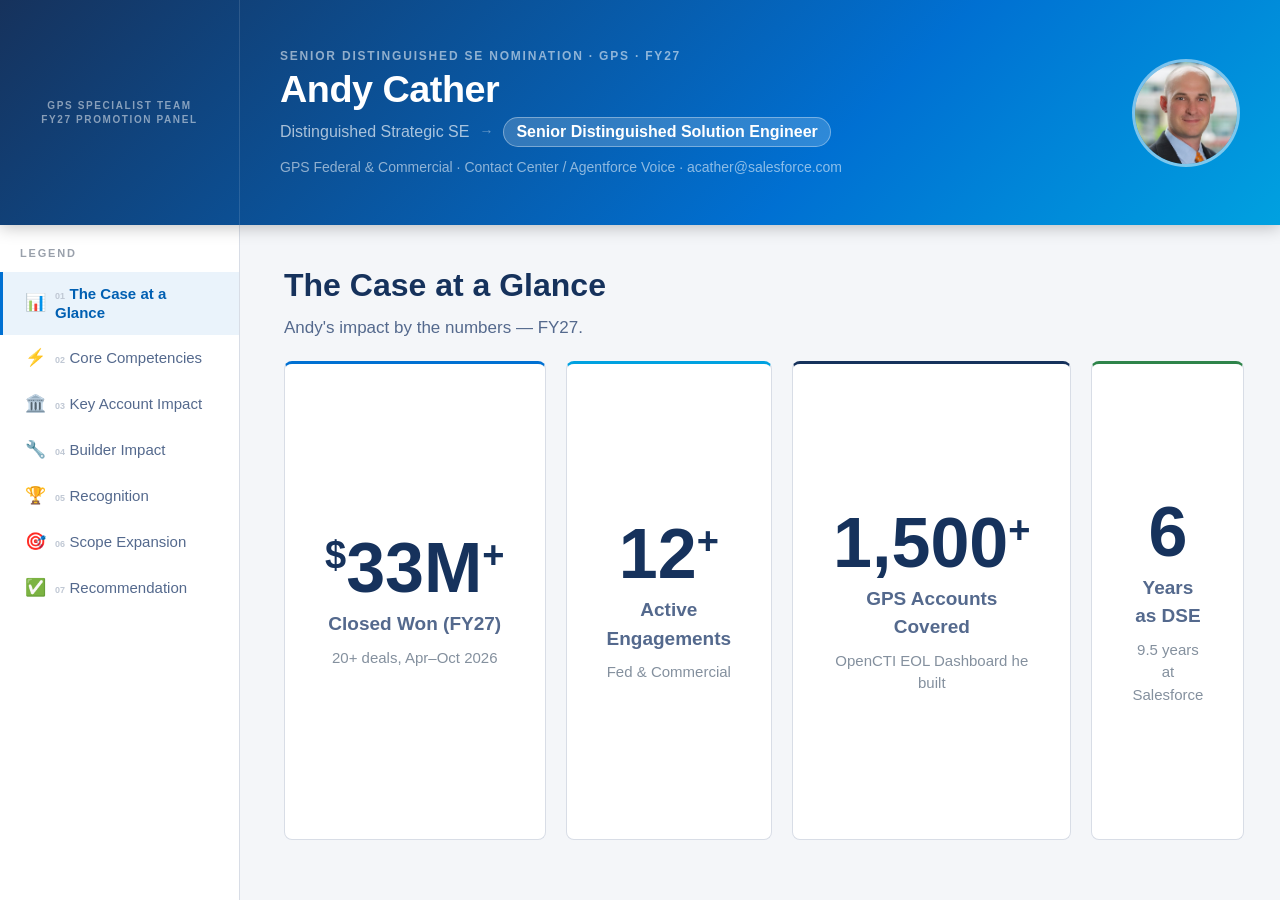
<file: claude-projects/2026-10-16 DSE Panel Prep/andy-cather.html>
<!DOCTYPE html>
<html lang="en">
<head>
<meta charset="UTF-8">
<meta name="viewport" content="width=device-width, initial-scale=1.0">
<title>Andy Cather — Senior Distinguished SE Nomination</title>
<style>
  *, *::before, *::after { box-sizing: border-box; margin: 0; padding: 0; }

  :root {
    --blue: #0070D2;
    --blue-dark: #005FB2;
    --blue-accent: #00A1E0;
    --navy: #16325C;
    --bg: #F4F6F9;
    --white: #FFFFFF;
    --text: #16325C;
    --text-muted: #54698D;
    --border: #D8DDE6;
    --success: #2E844A;
    --sidebar-w: 200px;
    --header-h: 25vh;
    --font: -apple-system, BlinkMacSystemFont, "Segoe UI", Roboto, sans-serif;
  }

  body {
    font-family: var(--font);
    background: var(--bg);
    color: var(--text);
    line-height: 1.5;
    font-size: 15px;
    overflow-x: hidden;
  }

  /* ═══════════════════════════════════════
     FIXED HEADER
  ═══════════════════════════════════════ */
  .header {
    position: fixed;
    top: 0; left: 0; right: 0;
    height: var(--header-h);
    background: linear-gradient(135deg, #16325C 0%, #0070D2 65%, #00A1E0 100%);
    color: white;
    display: flex;
    align-items: stretch;
    z-index: 100;
    box-shadow: 0 2px 16px rgba(0,0,0,0.25);
  }

  /* Left spacer to align with sidebar */
  .header-sidebar-gap {
    width: var(--sidebar-w);
    flex-shrink: 0;
    border-right: 1px solid rgba(255,255,255,0.12);
    display: flex;
    align-items: center;
    justify-content: center;
    padding: 0 20px;
  }
  .header-sidebar-gap .panel-label {
    font-size: 10px;
    font-weight: 700;
    letter-spacing: 1.6px;
    text-transform: uppercase;
    color: rgba(255,255,255,0.5);
    text-align: center;
    line-height: 1.4;
  }

  /* Main header content */
  .header-body {
    flex: 1;
    display: flex;
    align-items: center;
    padding: 0 40px;
    gap: 24px;
    min-width: 0;
  }
  .header-info {
    flex: 1;
    min-width: 0;
  }
  .header-label {
    font-size: 10px;
    font-weight: 700;
    letter-spacing: 1.8px;
    text-transform: uppercase;
    color: rgba(255,255,255,0.55);
    margin-bottom: 6px;
  }
  .header-name {
    font-size: clamp(26px, 3.5vh, 38px);
    font-weight: 800;
    letter-spacing: -0.5px;
    line-height: 1;
    margin-bottom: 8px;
  }
  .header-role-row {
    display: flex;
    align-items: center;
    gap: 10px;
    margin-bottom: 10px;
    flex-wrap: wrap;
  }
  .header-current {
    font-size: 13px;
    color: rgba(255,255,255,0.65);
  }
  .header-arrow { color: rgba(255,255,255,0.4); font-size: 14px; }
  .header-target {
    font-size: 13px;
    font-weight: 700;
    background: rgba(255,255,255,0.18);
    border: 1px solid rgba(255,255,255,0.35);
    border-radius: 16px;
    padding: 2px 12px;
  }
  .header-meta {
    font-size: 11.5px;
    color: rgba(255,255,255,0.55);
  }
  .header-meta span + span::before { content: ' · '; }

  /* Photo */
  .header-photo {
    flex-shrink: 0;
    width: clamp(80px, 12vh, 110px);
    height: clamp(80px, 12vh, 110px);
    border-radius: 50%;
    border: 3px solid rgba(255,255,255,0.4);
    overflow: hidden;
    background: rgba(255,255,255,0.15);
    display: flex;
    align-items: center;
    justify-content: center;
  }
  .header-photo img {
    width: 100%;
    height: 100%;
    object-fit: cover;
    object-position: center top;
  }
  .header-photo .initials {
    font-size: clamp(20px, 3vh, 28px);
    font-weight: 800;
    color: rgba(255,255,255,0.75);
    letter-spacing: 1px;
  }

  /* ═══════════════════════════════════════
     SIDEBAR NAVIGATION
  ═══════════════════════════════════════ */
  .sidebar {
    position: fixed;
    top: var(--header-h);
    left: 0;
    width: var(--sidebar-w);
    bottom: 0;
    background: var(--white);
    border-right: 1px solid var(--border);
    overflow-y: auto;
    z-index: 90;
    padding: 20px 0;
  }
  .sidebar-legend {
    font-size: 9px;
    font-weight: 700;
    letter-spacing: 1.8px;
    text-transform: uppercase;
    color: #99A0AB;
    padding: 0 20px 10px;
  }
  .nav-item {
    display: flex;
    align-items: center;
    gap: 10px;
    padding: 10px 20px;
    cursor: pointer;
    border-left: 3px solid transparent;
    transition: all 0.15s ease;
    color: var(--text-muted);
    font-size: 12.5px;
    font-weight: 500;
    line-height: 1.3;
    user-select: none;
  }
  .nav-item:hover {
    background: var(--bg);
    color: var(--navy);
  }
  .nav-item.active {
    border-left-color: var(--blue);
    background: #EAF3FB;
    color: var(--blue-dark);
    font-weight: 700;
  }
  .nav-icon {
    font-size: 15px;
    flex-shrink: 0;
    width: 20px;
    text-align: center;
  }
  .nav-num {
    font-size: 9px;
    font-weight: 700;
    color: #C0C8D4;
    margin-right: 2px;
  }

  /* ═══════════════════════════════════════
     MAIN CONTENT
  ═══════════════════════════════════════ */
  .main {
    margin-top: var(--header-h);
    margin-left: var(--sidebar-w);
    min-height: calc(100vh - var(--header-h));
    padding: 36px 44px 60px;
  }

  /* Sections — only active one shown */
  .section {
    display: none;
    animation: fadeIn 0.2s ease;
  }
  .section.active { display: block; }

  @keyframes fadeIn {
    from { opacity: 0; transform: translateY(8px); }
    to   { opacity: 1; transform: translateY(0); }
  }

  .section-title {
    font-size: 22px;
    font-weight: 800;
    color: var(--navy);
    margin-bottom: 6px;
  }
  .section-sub {
    font-size: 13px;
    color: var(--text-muted);
    margin-bottom: 28px;
  }

  /* ── STAT TILES ── */
  .stats-grid {
    display: grid;
    grid-template-columns: repeat(4, 1fr);
    gap: 20px;
  }
  .stat-tile {
    background: var(--white);
    border: 1px solid var(--border);
    border-top: 3px solid var(--blue);
    border-radius: 8px;
    padding: 22px 24px;
  }
  .stat-tile.accent { border-top-color: var(--blue-accent); }
  .stat-tile.navy   { border-top-color: var(--navy); }
  .stat-tile.green  { border-top-color: var(--success); }
  .stat-number {
    font-size: 36px;
    font-weight: 800;
    color: var(--navy);
    line-height: 1;
    margin-bottom: 7px;
  }
  .stat-number sup { font-size: 20px; vertical-align: super; }
  .stat-label { font-size: 13px; font-weight: 600; color: var(--text-muted); margin-bottom: 4px; }
  .stat-note  { font-size: 11px; color: #84909E; }

  /* ── PILLARS ── */
  .pillars-grid {
    display: grid;
    grid-template-columns: repeat(3, 1fr);
    gap: 18px;
  }
  .pillar {
    background: var(--white);
    border: 1px solid var(--border);
    border-radius: 8px;
    padding: 26px;
  }
  .pillar-icon {
    width: 42px; height: 42px;
    background: #EAF3FB;
    border-radius: 10px;
    display: flex; align-items: center; justify-content: center;
    margin-bottom: 14px;
    font-size: 20px;
  }
  .pillar h3 { font-size: 15px; font-weight: 700; color: var(--navy); margin-bottom: 12px; }
  .pillar ul { list-style: none; display: flex; flex-direction: column; gap: 8px; }
  .pillar ul li {
    font-size: 13px; color: var(--text-muted);
    padding-left: 16px; position: relative;
  }
  .pillar ul li::before {
    content: '→'; position: absolute; left: 0;
    color: var(--blue); font-size: 11px; top: 1px;
  }

  /* ── ACCOUNT CARDS ── */
  .accounts-grid {
    display: grid;
    grid-template-columns: repeat(4, 1fr);
    gap: 14px;
  }
  .account-card {
    background: var(--white);
    border: 1px solid var(--border);
    border-radius: 8px;
    padding: 18px;
  }
  .account-card.featured {
    border-color: var(--border);
    background: var(--white);
  }
  .account-tag {
    display: inline-block;
    font-size: 10px; font-weight: 700;
    letter-spacing: 1px; text-transform: uppercase;
    background: #EAF3FB; color: var(--blue-dark);
    border-radius: 4px; padding: 2px 7px; margin-bottom: 10px;
  }
  .account-tag.dod      { background: #EEF1F6; color: var(--navy); }
  .account-tag.strategic{ background: #FFF3E0; color: #A04000; }
  .account-tag.intl     { background: #E6F6F0; color: #1A7A50; }
  .account-card h4      { font-size: 14px; font-weight: 700; color: var(--navy); margin-bottom: 4px; }
  .account-amount       { font-size: 24px; font-weight: 800; color: var(--blue); line-height: 1; margin-bottom: 6px; }
  .account-amount.pipeline { color: var(--text-muted); font-size: 18px; }
  .account-desc         { font-size: 12px; color: var(--text-muted); line-height: 1.4; }

  /* ── BUILDER CARDS ── */
  .builder-grid {
    display: grid;
    grid-template-columns: repeat(3, 1fr);
    gap: 16px;
  }
  .builder-card {
    background: var(--white);
    border: 1px solid var(--border);
    border-radius: 8px;
    padding: 22px;
  }
  .builder-card h4 { font-size: 14px; font-weight: 700; color: var(--navy); margin-bottom: 8px; }
  .builder-card p  { font-size: 13px; color: var(--text-muted); line-height: 1.45; }
  .builder-scale {
    display: inline-block;
    font-size: 11px; font-weight: 700;
    background: #EAF3FB; color: var(--blue-dark);
    border-radius: 4px; padding: 2px 8px; margin-top: 10px;
  }

  /* ── RECOGNITION ── */
  .recognition-list { display: flex; flex-direction: column; gap: 12px; }
  .kudos-item {
    background: var(--white);
    border: 1px solid var(--border);
    border-left: 3px solid var(--blue-accent);
    border-radius: 0 8px 8px 0;
    padding: 16px 20px;
    display: flex; align-items: flex-start; gap: 16px;
  }
  .kudos-from {
    font-size: 12px; font-weight: 700; color: var(--navy);
    white-space: nowrap; min-width: 180px;
  }
  .kudos-context { font-size: 13px; color: var(--text-muted); }

  /* ── SCOPE ── */
  .scope-grid { display: grid; grid-template-columns: 1fr 1fr; gap: 18px; }
  .scope-box {
    background: var(--white);
    border: 1px solid var(--border);
    border-radius: 8px;
    overflow: hidden;
  }
  .scope-box-header {
    padding: 14px 20px;
    font-size: 11px; font-weight: 700; letter-spacing: 0.8px; text-transform: uppercase;
  }
  .scope-box.current  .scope-box-header { background: #54698D; color: #FFFFFF; }
  .scope-box.proposed .scope-box-header { background: var(--blue); color: white; }
  .scope-box ul { list-style: none; padding: 18px 22px; display: flex; flex-direction: column; gap: 11px; }
  .scope-box ul li { font-size: 13px; color: var(--text); padding-left: 18px; position: relative; }
  .scope-box.current  ul li::before { content: '◦'; position: absolute; left: 0; color: var(--text-muted); }
  .scope-box.proposed ul li::before { content: '✦'; position: absolute; left: 0; color: var(--blue); font-size: 10px; top: 2px; }

  /* ── RECOMMENDATION ── */
  .recommendation {
    background: linear-gradient(135deg, var(--navy), var(--blue));
    border-radius: 12px;
    padding: 36px 44px;
    color: white;
    display: flex; align-items: center; justify-content: space-between; gap: 40px;
  }
  .recommendation h2 { font-size: 22px; font-weight: 700; margin-bottom: 10px; }
  .recommendation p  { font-size: 14px; color: rgba(255,255,255,0.82); max-width: 600px; }
  .rec-badge {
    flex-shrink: 0;
    background: rgba(255,255,255,0.15);
    border: 1px solid rgba(255,255,255,0.3);
    border-radius: 10px;
    padding: 18px 26px; text-align: center; min-width: 190px;
  }
  .rec-badge .rec-action { font-size: 11px; font-weight: 800; letter-spacing: 1px; text-transform: uppercase; color: #7BCFFF; margin-bottom: 4px; }
  .rec-badge .rec-name   { font-size: 17px; font-weight: 700; }
  .rec-badge .rec-title  { font-size: 11px; color: rgba(255,255,255,0.6); margin-top: 3px; }

  /* ── CONFERENCE ROOM SCALE-UP ── */
  :root { --sidebar-w: 240px; }
  body               { font-size: 19px; }
  .section-title     { font-size: 32px; }
  .section-sub       { font-size: 17px; margin-bottom: 20px; }
  .stat-number       { font-size: 82px; }
  .stat-number sup   { font-size: 44px; }
  .stat-label        { font-size: 19px; margin-bottom: 8px; }
  .stat-note         { font-size: 15px; }
  .stat-tile         { padding: 48px 40px; }
  /* Glance tiles fill available viewport height */
  #glance.active     { display: flex; flex-direction: column; height: calc(100vh - var(--header-h) - 96px); }
  #glance .stats-grid{ flex: 1; min-height: 0; }
  #glance .stat-tile { display: flex; flex-direction: column; justify-content: center; text-align: center; }
  .stat-number       { font-size: 70px; }
  .stat-number sup   { font-size: 38px; }
  .pillar h3         { font-size: 20px; }
  .pillar ul li      { font-size: 17px; }
  .pillar-icon       { font-size: 24px; width: 48px; height: 48px; }
  .account-card h4   { font-size: 19px; margin-bottom: 6px; }
  .account-amount    { font-size: 34px; }
  .account-amount.pipeline { font-size: 22px; }
  .account-desc      { font-size: 15px; }
  .account-tag       { font-size: 12px; padding: 3px 9px; }
  .nav-item          { font-size: 15px; padding: 12px 22px; }
  .nav-icon          { font-size: 17px; }
  .sidebar-legend    { font-size: 11px; }
  .header-label      { font-size: 12px; }
  .header-name       { font-size: clamp(34px, 4.2vh, 50px); }
  .header-current    { font-size: 16px; }
  .header-target     { font-size: 16px; }
  .header-meta       { font-size: 14px; }
  .panel-label       { font-size: 11px; }
  .kudos-item        { padding: 18px 24px; }
  .kudos-from        { font-size: 16px; min-width: 280px; white-space: normal; flex-shrink: 0; }
  .kudos-context     { font-size: 17px; }
  .scope-box-header  { font-size: 13px; padding: 16px 22px; }
  .scope-box ul      { padding: 20px 26px; gap: 14px; }
  .scope-box ul li   { font-size: 17px; }
  .builder-card h4   { font-size: 19px; }
  .builder-card p    { font-size: 17px; }
  .builder-scale     { font-size: 14px; }
  .recommendation h2 { font-size: 30px; }
  .recommendation p  { font-size: 18px; }
  .rec-badge .rec-action { font-size: 13px; }
  .rec-badge .rec-name   { font-size: 22px; }
  .rec-badge .rec-title  { font-size: 14px; }
</style>
</head>
<body>

<!-- ═══════════════ FIXED HEADER ═══════════════ -->
<div class="header">
  <div class="header-sidebar-gap">
    <div class="panel-label">GPS Specialist Team<br>FY27 Promotion Panel</div>
  </div>
  <div class="header-body">
    <div class="header-info">
      <div class="header-label">Senior Distinguished SE Nomination · GPS · FY27</div>
      <div class="header-name">Andy Cather</div>
      <div class="header-role-row">
        <span class="header-current">Distinguished Strategic SE</span>
        <span class="header-arrow">→</span>
        <span class="header-target">Senior Distinguished Solution Engineer</span>
      </div>
      <div class="header-meta">
        <span>GPS Federal &amp; Commercial</span>
        <span>Contact Center / Agentforce Voice</span>
        <span>acather@salesforce.com</span>
      </div>
    </div>
    <div class="header-photo">
      <!-- Replace src with andy-cather-photo.jpg once saved to this folder -->
      <img src="andy-cather-photo.jpg" alt="Andy Cather"
           onerror="this.style.display='none';this.nextElementSibling.style.display='flex'">
      <span class="initials" style="display:none">AC</span>
    </div>
  </div>
</div>

<!-- ═══════════════ SIDEBAR NAV ═══════════════ -->
<nav class="sidebar">
  <div class="sidebar-legend">Legend</div>
  <div class="nav-item active" onclick="showSection('glance')">
    <span class="nav-icon">📊</span>
    <span><span class="nav-num">01 </span>The Case at a Glance</span>
  </div>
  <div class="nav-item" onclick="showSection('competencies')">
    <span class="nav-icon">⚡</span>
    <span><span class="nav-num">02 </span>Core Competencies</span>
  </div>
  <div class="nav-item" onclick="showSection('accounts')">
    <span class="nav-icon">🏛️</span>
    <span><span class="nav-num">03 </span>Key Account Impact</span>
  </div>
  <div class="nav-item" onclick="showSection('builder')">
    <span class="nav-icon">🔧</span>
    <span><span class="nav-num">04 </span>Builder Impact</span>
  </div>
  <div class="nav-item" onclick="showSection('recognition')">
    <span class="nav-icon">🏆</span>
    <span><span class="nav-num">05 </span>Recognition</span>
  </div>
  <div class="nav-item" onclick="showSection('scope')">
    <span class="nav-icon">🎯</span>
    <span><span class="nav-num">06 </span>Scope Expansion</span>
  </div>
  <div class="nav-item" onclick="showSection('recommendation')">
    <span class="nav-icon">✅</span>
    <span><span class="nav-num">07 </span>Recommendation</span>
  </div>
</nav>

<!-- ═══════════════ MAIN CONTENT ═══════════════ -->
<main class="main">

  <!-- 01 · GLANCE -->
  <div class="section active" id="glance">
    <div class="section-title">The Case at a Glance</div>
    <div class="section-sub">Andy's impact by the numbers — FY27.</div>
    <div class="stats-grid">
      <div class="stat-tile">
        <div class="stat-number"><sup>$</sup>33M<sup>+</sup></div>
        <div class="stat-label">Closed Won (FY27)</div>
        <div class="stat-note">20+ deals, Apr–Oct 2026</div>
      </div>
      <div class="stat-tile accent">
        <div class="stat-number">12<sup>+</sup></div>
        <div class="stat-label">Active Engagements</div>
        <div class="stat-note">Fed &amp; Commercial</div>
      </div>
      <div class="stat-tile navy">
        <div class="stat-number">1,500<sup>+</sup></div>
        <div class="stat-label">GPS Accounts Covered</div>
        <div class="stat-note">OpenCTI EOL Dashboard he built</div>
      </div>
      <div class="stat-tile green">
        <div class="stat-number">6</div>
        <div class="stat-label">Years as DSE</div>
        <div class="stat-note">9.5 years at Salesforce</div>
      </div>
    </div>
  </div>

  <!-- 02 · COMPETENCIES -->
  <div class="section" id="competencies">
    <div class="section-title">Core Competencies</div>
    <div class="section-sub">Three dimensions that define Andy's operating level.</div>
    <div class="pillars-grid">
      <div class="pillar">
        <div class="pillar-icon">⚡</div>
        <h3>Strategic Deal Velocity</h3>
        <ul>
          <li>$17M+ in VA AELA expansions (Q2 + Q3 FY27) with pipeline continuing</li>
          <li>$5.9M Amtrak EPW renewal; $5.4M FEMA Individual Assistance Platform</li>
          <li>Army HRC Agentforce: 3,000 seats + 7.2M Flex Credits ($5.2M)</li>
          <li>Manages multi-million renewals alongside net new simultaneously</li>
        </ul>
      </div>
      <div class="pillar">
        <div class="pillar-icon">🔧</div>
        <h3>Builder &amp; Multiplier</h3>
        <ul>
          <li>GPS OpenCTI EOL Dashboard: maps all 1,500+ GPS accounts needing migration</li>
          <li>OpenCTI→Voice AE Site: complete playbook and ROI calculator for every GPS AE</li>
          <li>PEN Pantry: reusable demo component library — single GitHub command install; 247-member Slack channel</li>
          <li>LWC contact center AI library: 4 components, accelerator integration underway</li>
        </ul>
      </div>
      <div class="pillar">
        <div class="pillar-icon">🌐</div>
        <h3>Breadth &amp; Team Impact</h3>
        <ul>
          <li>GPS #1 in financial plan (39) &amp; #2 in ACV (5.8) — Andy is a primary driver</li>
          <li>Owns GPS/SC QBR highlights, challenges, and asks for the entire group</li>
          <li>Redesigning Black Belt program: cert model → community expert model</li>
          <li>Actively coaching 3 team members through career transitions</li>
        </ul>
      </div>
    </div>
  </div>

  <!-- 03 · ACCOUNTS -->
  <div class="section" id="accounts">
    <div class="section-title">Key Account Impact</div>
    <div class="section-sub">Selected closed wins and strategic active engagements — Federal, S&amp;L, and international.</div>
    <div class="accounts-grid">
      <div class="account-card featured">
        <div class="account-tag">Federal Civilian</div>
        <h4>Dept. of Veterans Affairs</h4>
        <div class="account-amount">$17M+</div>
        <div class="account-desc">AELA expansions Q2 + Q3 FY27. 80,000 licensed users. Genesis architecture workstream. 55K-agent RFP dropping — largest GPS contact center opportunity.</div>
      </div>
      <div class="account-card">
        <div class="account-tag">Federal Civilian</div>
        <h4>Amtrak</h4>
        <div class="account-amount">$5.9M</div>
        <div class="account-desc">Employee Productivity Workspace: 25K+ Call Center, Platform, and Org Permission licenses. Full renewal. Closed Jul 2026.</div>
      </div>
      <div class="account-card">
        <div class="account-tag dod">DoD</div>
        <h4>US Army HRC</h4>
        <div class="account-amount">$5.2M</div>
        <div class="account-desc">Agentforce Digital Front Door: 3,000 A1E seats + 7.2M Flex Credits. IL5 GovCloud. Closed Jul 2026.</div>
      </div>
      <div class="account-card">
        <div class="account-tag">Federal Civilian</div>
        <h4>FEMA</h4>
        <div class="account-amount">$5.4M</div>
        <div class="account-desc">Response &amp; Recovery Individual Assistance Program — Phase 1. Mission-critical citizen services. Closed May 2026.</div>
      </div>
      <div class="account-card">
        <div class="account-tag">Federal Civilian</div>
        <h4>USPS</h4>
        <div class="account-amount">$4.1M</div>
        <div class="account-desc">+2,490 SC/SCV seats, +16,700 CC+ logins, Agentforce add-on. OpenCTI→Voice migration active. Closed Sep 2026.</div>
      </div>
      <div class="account-card">
        <div class="account-tag">Federal Civilian</div>
        <h4>TSA</h4>
        <div class="account-amount">$3.7M</div>
        <div class="account-desc">Civil Rights &amp; Liberties Traveler Call Center: 4,580 Call Center + 1,469 Platform licenses. Renewal. Closed Aug 2026.</div>
      </div>
      <div class="account-card">
        <div class="account-tag strategic">Strategic</div>
        <h4>CMS / 1-800-Medicare</h4>
        <div class="account-amount pipeline">$39M renewal Jan 2027</div>
        <div class="account-desc">18 orgs. Enterprise-wide unlimited Agentforce. Andy leading Governance strategy &amp; POC ($720K active).</div>
      </div>
      <div class="account-card">
        <div class="account-tag dod">DoD Pipeline</div>
        <h4>USAF / AFSC</h4>
        <div class="account-amount pipeline">$1.8M pipeline</div>
        <div class="account-desc">F-35 Organic Sustainment Phase 2. SRM, IL6. Andy SE on the deal.</div>
      </div>
      <div class="account-card">
        <div class="account-tag strategic">AMER S&amp;L</div>
        <h4>Texas Dept. of Public Safety</h4>
        <div class="account-amount">$883K</div>
        <div class="account-desc">Two FY27 closes: Agentforce bots for the DL Contact Center ($430K, Jan 2026) + THP Recruiting &amp; Hiring platform ($453K, Jun 2026). Part of a 4-deal TxDPS cluster spanning enterprise licensing and Agentforce.</div>
      </div>
      <div class="account-card">
        <div class="account-tag strategic">AMER S&amp;L</div>
        <h4>City of Minneapolis 311</h4>
        <div class="account-amount">$836K</div>
        <div class="account-desc">Full platform deployment for city-wide 311 contact center. Closed Jan 2026. Demonstrates Andy's reach beyond Federal into municipal government.</div>
      </div>
      <div class="account-card">
        <div class="account-tag intl">ANZ</div>
        <h4>University of Melbourne</h4>
        <div class="account-amount pipeline">$244K pipeline</div>
        <div class="account-desc">Omni-channel engagement: Digital Engagement + Service Cloud Voice. Active Stage 3. Andy's international footprint extending into APAC higher education.</div>
      </div>
    </div>
  </div>

  <!-- 04 · BUILDER -->
  <div class="section" id="builder">
    <div class="section-title">Builder Impact</div>
    <div class="section-sub">Tools Andy built that scale across the entire GPS SE org — not just his own deals.</div>
    <div class="builder-grid">
      <div class="builder-card">
        <h4>GPS OpenCTI EOL Dashboard</h4>
        <p>Maps every GPS account using OpenCTI that needs to migrate to Salesforce Voice by Feb 2028. Identifies AVP, RVP, and AE by account. Includes telemetry usage data for commercial accounts. Used by AEs across the org.</p>
        <span class="builder-scale">1,500+ GPS accounts covered</span>
      </div>
      <div class="builder-card">
        <h4>OpenCTI → Voice AE Site</h4>
        <p>A complete playbook and conversation guide for AEs to run the Salesforce Voice migration conversation with any customer. Built-in ROI calculator to show ACV impact. Designed to make every GPS AE more effective on this motion.</p>
        <span class="builder-scale">GPS-wide AE enablement</span>
      </div>
      <div class="builder-card">
        <h4>PEN Pantry Component Library</h4>
        <p>Shareable library of demo components. Any SE can install via a single CLI command or recipe for their agentic coding tool. Designed for community contribution — not just Andy's components. Accelerator integration discussion underway with Mitch.</p>
        <span class="builder-scale">Reusable across all GPS SEs</span>
      </div>
    </div>
  </div>

  <!-- 05 · RECOGNITION -->
  <div class="section" id="recognition">
    <div class="section-title">Recognition &amp; Sponsorship</div>
    <div class="section-sub">EVP-level visibility and cross-org recognition for impact beyond his direct accounts.</div>
    <div class="recognition-list">
      <div class="kudos-item">
        <div class="kudos-from">Paul Tatum (EVP) + Kishan &amp; Cinde</div>
        <div class="kudos-context">Recognized by name at GPS QBR (Apr 2026) for Compass work. Explicit EVP call-out in a cross-segment review — rare for an individual SE contributor.</div>
      </div>
      <div class="kudos-item">
        <div class="kudos-from">Anna Jocz</div>
        <div class="kudos-context">Kudos for Census / Dept. of Commerce CQA support (Jun 2026). Cross-org recognition for SE engagement on a strategically important federal account.</div>
      </div>
      <div class="kudos-item">
        <div class="kudos-from">Sara Costello (CMS)</div>
        <div class="kudos-context">Called out Andy's contribution on CMS Agentforce Governance (Jul 2026) — the highest-stakes active GPS deal at $39M renewal with enterprise-wide unlimited Agentforce.</div>
      </div>
      <div class="kudos-item">
        <div class="kudos-from">GPS SC QBR Position</div>
        <div class="kudos-context">GPS is #1 in financial plan (39) and #2 in ACV across all segments. Andy owns QBR content strategy and narrative for the GPS SC group — de facto voice of GPS SC to leadership.</div>
      </div>
    </div>
  </div>

  <!-- 06 · SCOPE -->
  <div class="section" id="scope">
    <div class="section-title">Scope Expansion</div>
    <div class="section-sub">What changes — and what that means for GPS — at the Senior Distinguished level.</div>
    <div class="scope-grid">
      <div class="scope-box current">
        <div class="scope-box-header">Distinguished Strategic SE — Current</div>
        <ul>
          <li>Individual contributor: close complex deals, support AEs</li>
          <li>Build demos and proof-of-concept environments</li>
          <li>Subject matter expertise in contact center / Agentforce Voice</li>
          <li>Engage with team-level technical questions</li>
          <li>Participate in community programs (Black Belt)</li>
        </ul>
      </div>
      <div class="scope-box proposed">
        <div class="scope-box-header">Senior Distinguished SE — Proposed</div>
        <ul>
          <li>Force multiplier: build org-wide tools the entire GPS SE team depends on</li>
          <li>Own GPS contact center / Agentforce Voice strategy end-to-end</li>
          <li>Lead the Black Belt program redesign and GPS community expert model</li>
          <li>Drive product feedback and roadmap input from the field at scale</li>
          <li>Mentor and develop multiple team members across functional tracks</li>
          <li>Represent GPS SE excellence at EVP and cross-segment levels</li>
        </ul>
      </div>
    </div>
  </div>

  <!-- 07 · RECOMMENDATION -->
  <div class="section" id="recommendation">
    <div class="section-title">Recommendation</div>
    <div class="section-sub"></div>
    <div class="recommendation">
      <div>
        <h2>High Impact Candidate for Senior Tier</h2>
        <p>Andy Cather is not approaching the Senior Distinguished SE level — he is already operating at it. His deal impact ($40M+ in 6 months), org-wide tools (1,500+ accounts), Black Belt program leadership, and team mentorship represent the full definition of this role. There are only ~12 Senior Distinguished SEs in the company. Andy belongs in that group.</p>
      </div>
      <div class="rec-badge">
        <div class="rec-action">Nominated by</div>
        <div class="rec-name">Geoff Roser</div>
        <div class="rec-title">VP Solution Engineering</div>
      </div>
    </div>
  </div>

</main>

<script>
function showSection(id) {
  document.querySelectorAll('.section').forEach(s => s.classList.remove('active'));
  document.querySelectorAll('.nav-item').forEach(n => n.classList.remove('active'));
  document.getElementById(id).classList.add('active');
  event.currentTarget.classList.add('active');
}
</script>
</body>
</html>
</file>
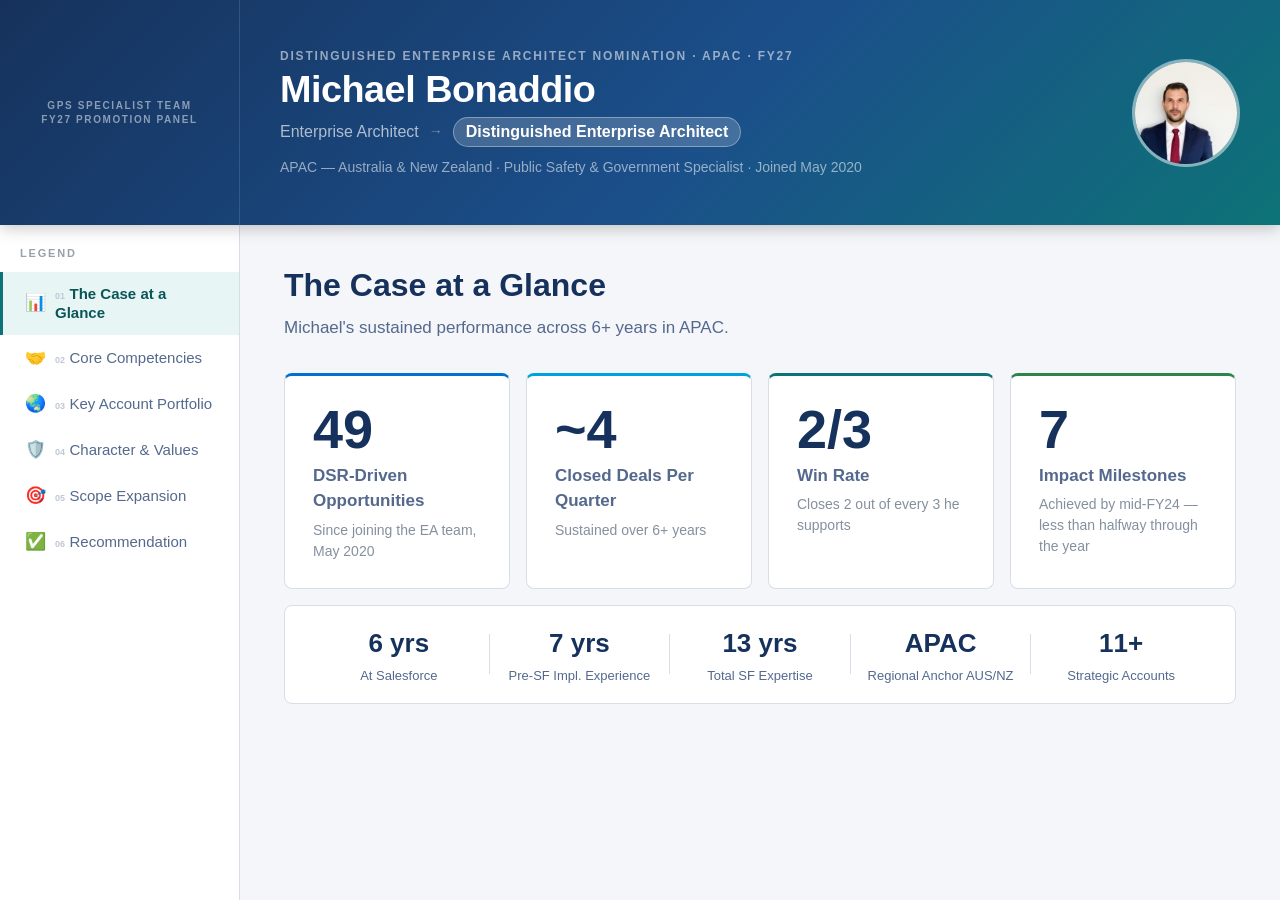
<file: claude-projects/2026-10-16 DSE Panel Prep/michael-bonaddio.html>
<!DOCTYPE html>
<html lang="en">
<head>
<meta charset="UTF-8">
<meta name="viewport" content="width=device-width, initial-scale=1.0">
<title>Michael Bonaddio — Distinguished EA Nomination</title>
<style>
  *, *::before, *::after { box-sizing: border-box; margin: 0; padding: 0; }

  :root {
    --blue: #0070D2;
    --blue-dark: #005FB2;
    --blue-accent: #00A1E0;
    --navy: #16325C;
    --bg: #F4F6F9;
    --white: #FFFFFF;
    --text: #16325C;
    --text-muted: #54698D;
    --border: #D8DDE6;
    --success: #2E844A;
    --teal: #0D7377;
    --sidebar-w: 200px;
    --header-h: 25vh;
    --font: -apple-system, BlinkMacSystemFont, "Segoe UI", Roboto, sans-serif;
  }

  body {
    font-family: var(--font);
    background: var(--bg);
    color: var(--text);
    line-height: 1.5;
    font-size: 15px;
    overflow-x: hidden;
  }

  /* ═══════════════════════════════════════
     FIXED HEADER
  ═══════════════════════════════════════ */
  .header {
    position: fixed;
    top: 0; left: 0; right: 0;
    height: var(--header-h);
    background: linear-gradient(135deg, #16325C 0%, #1B4F8A 55%, #0D7377 100%);
    color: white;
    display: flex;
    align-items: stretch;
    z-index: 100;
    box-shadow: 0 2px 16px rgba(0,0,0,0.25);
  }

  .header-sidebar-gap {
    width: var(--sidebar-w);
    flex-shrink: 0;
    border-right: 1px solid rgba(255,255,255,0.12);
    display: flex;
    align-items: center;
    justify-content: center;
    padding: 0 20px;
  }
  .header-sidebar-gap .panel-label {
    font-size: 10px;
    font-weight: 700;
    letter-spacing: 1.6px;
    text-transform: uppercase;
    color: rgba(255,255,255,0.5);
    text-align: center;
    line-height: 1.4;
  }

  .header-body {
    flex: 1;
    display: flex;
    align-items: center;
    padding: 0 40px;
    gap: 24px;
    min-width: 0;
  }
  .header-info { flex: 1; min-width: 0; }
  .header-label {
    font-size: 10px;
    font-weight: 700;
    letter-spacing: 1.8px;
    text-transform: uppercase;
    color: rgba(255,255,255,0.55);
    margin-bottom: 6px;
  }
  .header-name {
    font-size: clamp(26px, 3.5vh, 38px);
    font-weight: 800;
    letter-spacing: -0.5px;
    line-height: 1;
    margin-bottom: 8px;
  }
  .header-role-row {
    display: flex; align-items: center; gap: 10px;
    margin-bottom: 10px; flex-wrap: wrap;
  }
  .header-current { font-size: 13px; color: rgba(255,255,255,0.65); }
  .header-arrow   { color: rgba(255,255,255,0.4); font-size: 14px; }
  .header-target  {
    font-size: 13px; font-weight: 700;
    background: rgba(255,255,255,0.18);
    border: 1px solid rgba(255,255,255,0.35);
    border-radius: 16px; padding: 2px 12px;
  }
  .header-meta { font-size: 11.5px; color: rgba(255,255,255,0.55); }
  .header-meta span + span::before { content: ' · '; }

  .header-photo {
    flex-shrink: 0;
    width: clamp(80px, 12vh, 110px);
    height: clamp(80px, 12vh, 110px);
    border-radius: 50%;
    border: 3px solid rgba(255,255,255,0.4);
    overflow: hidden;
    background: rgba(255,255,255,0.15);
    display: flex; align-items: center; justify-content: center;
  }
  .header-photo img {
    width: 100%; height: 100%;
    object-fit: cover; object-position: center top;
  }
  .header-photo .initials {
    font-size: clamp(20px, 3vh, 28px);
    font-weight: 800; color: rgba(255,255,255,0.75); letter-spacing: 1px;
  }

  /* ═══════════════════════════════════════
     SIDEBAR
  ═══════════════════════════════════════ */
  .sidebar {
    position: fixed;
    top: var(--header-h); left: 0;
    width: var(--sidebar-w); bottom: 0;
    background: var(--white);
    border-right: 1px solid var(--border);
    overflow-y: auto; z-index: 90;
    padding: 20px 0;
  }
  .sidebar-legend {
    font-size: 9px; font-weight: 700;
    letter-spacing: 1.8px; text-transform: uppercase;
    color: #99A0AB; padding: 0 20px 10px;
  }
  .nav-item {
    display: flex; align-items: center; gap: 10px;
    padding: 10px 20px; cursor: pointer;
    border-left: 3px solid transparent;
    transition: all 0.15s ease;
    color: var(--text-muted); font-size: 12.5px; font-weight: 500;
    line-height: 1.3; user-select: none;
  }
  .nav-item:hover { background: var(--bg); color: var(--navy); }
  .nav-item.active {
    border-left-color: var(--teal);
    background: #E8F5F5; color: #0A5558; font-weight: 700;
  }
  .nav-icon { font-size: 15px; flex-shrink: 0; width: 20px; text-align: center; }
  .nav-num  { font-size: 9px; font-weight: 700; color: #C0C8D4; margin-right: 2px; }

  /* ═══════════════════════════════════════
     MAIN
  ═══════════════════════════════════════ */
  .main {
    margin-top: var(--header-h);
    margin-left: var(--sidebar-w);
    min-height: calc(100vh - var(--header-h));
    padding: 36px 44px 60px;
  }

  .section { display: none; animation: fadeIn 0.2s ease; }
  .section.active { display: block; }
  @keyframes fadeIn {
    from { opacity: 0; transform: translateY(8px); }
    to   { opacity: 1; transform: translateY(0); }
  }

  .section-title { font-size: 22px; font-weight: 800; color: var(--navy); margin-bottom: 6px; }
  .section-sub   { font-size: 13px; color: var(--text-muted); margin-bottom: 28px; }

  /* ── STATS ── */
  .stats-grid {
    display: grid; grid-template-columns: repeat(4, 1fr); gap: 16px;
  }
  .stat-tile {
    background: var(--white); border: 1px solid var(--border);
    border-top: 3px solid var(--blue); border-radius: 8px; padding: 22px 24px;
  }
  .stat-tile.accent { border-top-color: var(--blue-accent); }
  .stat-tile.teal   { border-top-color: var(--teal); }
  .stat-tile.green  { border-top-color: var(--success); }
  .stat-number { font-size: 36px; font-weight: 800; color: var(--navy); line-height: 1; margin-bottom: 7px; }
  .stat-label  { font-size: 13px; font-weight: 600; color: var(--text-muted); margin-bottom: 4px; }
  .stat-note   { font-size: 11px; color: #84909E; }

  /* ── TENURE BAR ── */
  .tenure-bar {
    background: var(--white); border: 1px solid var(--border);
    border-radius: 8px; padding: 18px 24px;
    display: flex; align-items: center; gap: 0; margin-top: 16px;
  }
  .tenure-item { flex: 1; text-align: center; }
  .tenure-num   { font-size: 22px; font-weight: 800; color: var(--navy); }
  .tenure-label { font-size: 11px; color: var(--text-muted); margin-top: 3px; }
  .tenure-divider { width: 1px; height: 40px; background: var(--border); flex-shrink: 0; }

  /* ── PILLARS ── */
  .pillars-grid { display: grid; grid-template-columns: repeat(3, 1fr); gap: 18px; }
  .pillar {
    background: var(--white); border: 1px solid var(--border);
    border-radius: 8px; padding: 26px;
  }
  .pillar-icon {
    width: 42px; height: 42px; background: #EAF3FB;
    border-radius: 10px; display: flex; align-items: center; justify-content: center;
    margin-bottom: 14px; font-size: 20px;
  }
  .pillar h3 { font-size: 15px; font-weight: 700; color: var(--navy); margin-bottom: 12px; }
  .pillar ul { list-style: none; display: flex; flex-direction: column; gap: 8px; }
  .pillar ul li { font-size: 13px; color: var(--text-muted); padding-left: 16px; position: relative; }
  .pillar ul li::before { content: '→'; position: absolute; left: 0; color: var(--blue); font-size: 11px; top: 1px; }

  /* ── ACCOUNTS ── */
  .accounts-grid { display: grid; grid-template-columns: repeat(3, 1fr); gap: 14px; }
  .account-card {
    background: var(--white); border: 1px solid var(--border);
    border-radius: 8px; padding: 18px;
  }
  .account-card.featured {
    border-color: var(--border);
    background: var(--white);
  }
  .account-tag {
    display: inline-block; font-size: 10px; font-weight: 700;
    letter-spacing: 1px; text-transform: uppercase;
    background: #EAF3FB; color: var(--blue-dark);
    border-radius: 4px; padding: 2px 7px; margin-bottom: 10px;
  }
  .account-tag.public-safety { background: #F3E8FF; color: #5A2D82; }
  .account-tag.federal       { background: #EEF1F6; color: var(--navy); }
  .account-tag.health        { background: #E8F5E9; color: var(--success); }
  .account-card h4      { font-size: 14px; font-weight: 700; color: var(--navy); margin-bottom: 4px; }
  .account-amount       { font-size: 22px; font-weight: 800; color: var(--teal); line-height: 1; margin-bottom: 6px; }
  .account-amount.multi { font-size: 16px; color: var(--text-muted); }
  .account-card p       { font-size: 13px; color: var(--text-muted); line-height: 1.45; }

  /* ── COMPETENCY BLOCKS ── */
  .competency-grid { display: grid; grid-template-columns: repeat(5, 1fr); gap: 12px; }
  .comp-block {
    background: var(--white); border: 1px solid var(--border);
    border-radius: 8px; padding: 18px; text-align: center;
  }
  .comp-icon  { font-size: 24px; margin-bottom: 8px; display: block; }
  .comp-title { font-size: 12px; font-weight: 700; color: var(--navy); line-height: 1.3; }

  /* ── SCOPE ── */
  .scope-grid { display: grid; grid-template-columns: 1fr 1fr; gap: 18px; }
  .scope-box { background: var(--white); border: 1px solid var(--border); border-radius: 8px; overflow: hidden; }
  .scope-box-header { padding: 14px 20px; font-size: 11px; font-weight: 700; letter-spacing: 0.8px; text-transform: uppercase; }
  .scope-box.current  .scope-box-header { background: #54698D; color: #FFFFFF; }
  .scope-box.proposed .scope-box-header { background: var(--teal); color: white; }
  .scope-box ul { list-style: none; padding: 18px 22px; display: flex; flex-direction: column; gap: 11px; }
  .scope-box ul li { font-size: 13px; color: var(--text); padding-left: 18px; position: relative; }
  .scope-box.current  ul li::before { content: '◦'; position: absolute; left: 0; color: var(--text-muted); }
  .scope-box.proposed ul li::before { content: '✦'; position: absolute; left: 0; color: var(--teal); font-size: 10px; top: 2px; }

  /* ── VALUES ── */
  .values-grid { display: grid; grid-template-columns: 1fr 1fr; gap: 18px; }
  .values-col h3 { font-size: 14px; font-weight: 700; color: var(--navy); margin-bottom: 14px; }
  .vto-list { display: flex; flex-direction: column; gap: 10px; }
  .vto-item {
    background: var(--white); border: 1px solid var(--border);
    border-left: 3px solid var(--teal);
    border-radius: 0 8px 8px 0; padding: 14px 18px;
    font-size: 13px; color: var(--text);
  }
  .vto-item strong { display: block; font-weight: 700; color: var(--navy); margin-bottom: 3px; }
  .milestone-badge {
    background: var(--white); border: 1px solid var(--border);
    border-radius: 8px; padding: 24px; text-align: center;
  }
  .milestone-badge .num   { font-size: 52px; font-weight: 800; color: var(--blue); line-height: 1; }
  .milestone-badge .label { font-size: 13px; font-weight: 600; color: var(--text-muted); margin-top: 8px; }
  .milestone-badge .sub   { font-size: 11px; color: #84909E; margin-top: 4px; }
  .acv-row { display: flex; gap: 12px; margin-top: 14px; }
  .acv-mini {
    flex: 1; background: var(--white); border: 1px solid var(--border);
    border-radius: 8px; padding: 14px; text-align: center;
  }
  .acv-mini .num   { font-size: 24px; font-weight: 800; color: var(--navy); }
  .acv-mini .label { font-size: 11px; color: var(--text-muted); margin-top: 3px; }

  /* ── RECOMMENDATION ── */
  .recommendation {
    background: linear-gradient(135deg, var(--navy) 0%, #1B4F8A 60%, #0D7377 100%);
    border-radius: 12px; padding: 36px 44px; color: white;
    display: flex; align-items: center; justify-content: space-between; gap: 40px;
  }
  .recommendation h2 { font-size: 22px; font-weight: 700; margin-bottom: 10px; }
  .recommendation p  { font-size: 14px; color: rgba(255,255,255,0.82); max-width: 600px; }
  .rec-badge {
    flex-shrink: 0;
    background: rgba(255,255,255,0.15); border: 1px solid rgba(255,255,255,0.3);
    border-radius: 10px; padding: 18px 26px; text-align: center; min-width: 190px;
  }
  .rec-badge .rec-action { font-size: 11px; font-weight: 800; letter-spacing: 1px; text-transform: uppercase; color: #7BCFFF; margin-bottom: 4px; }
  .rec-badge .rec-name   { font-size: 17px; font-weight: 700; }
  .rec-badge .rec-title  { font-size: 11px; color: rgba(255,255,255,0.6); margin-top: 3px; }

  /* ── CONFERENCE ROOM SCALE-UP ── */
  :root { --sidebar-w: 240px; }
  body               { font-size: 19px; }
  .section-title     { font-size: 32px; }
  .section-sub       { font-size: 17px; margin-bottom: 32px; }
  .stat-number       { font-size: 54px; }
  .stat-label        { font-size: 17px; margin-bottom: 6px; }
  .stat-note         { font-size: 14px; }
  .stat-tile         { padding: 26px 28px; }
  .tenure-num        { font-size: 26px; }
  .tenure-label      { font-size: 13px; }
  .pillar h3         { font-size: 20px; }
  .pillar ul li      { font-size: 17px; }
  .pillar-icon       { font-size: 24px; width: 48px; height: 48px; }
  .account-card h4   { font-size: 19px; margin-bottom: 4px; }
  .account-amount    { font-size: 30px; }
  .account-amount.multi { font-size: 20px; }
  .account-card p    { font-size: 15px; }
  .account-tag       { font-size: 12px; padding: 3px 9px; }
  .comp-icon         { font-size: 30px; }
  .comp-title        { font-size: 14px; }
  .nav-item          { font-size: 15px; padding: 12px 22px; }
  .nav-icon          { font-size: 17px; }
  .sidebar-legend    { font-size: 11px; }
  .header-label      { font-size: 12px; }
  .header-name       { font-size: clamp(34px, 4.2vh, 50px); }
  .header-current    { font-size: 16px; }
  .header-target     { font-size: 16px; }
  .header-meta       { font-size: 14px; }
  .panel-label       { font-size: 11px; }
  .scope-box-header  { font-size: 13px; padding: 16px 22px; }
  .scope-box ul      { padding: 20px 26px; gap: 14px; }
  .scope-box ul li   { font-size: 17px; }
  .vto-item          { font-size: 16px; padding: 16px 20px; }
  .vto-item strong   { font-size: 17px; }
  .milestone-badge .num   { font-size: 60px; }
  .milestone-badge .label { font-size: 16px; }
  .milestone-badge .sub   { font-size: 14px; }
  .acv-mini .num     { font-size: 28px; }
  .acv-mini .label   { font-size: 13px; }
  .recommendation h2 { font-size: 30px; }
  .recommendation p  { font-size: 18px; }
  .rec-badge .rec-action { font-size: 13px; }
  .rec-badge .rec-name   { font-size: 22px; }
  .rec-badge .rec-title  { font-size: 14px; }
</style>
</head>
<body>

<!-- ═══════════════ FIXED HEADER ═══════════════ -->
<div class="header">
  <div class="header-sidebar-gap">
    <div class="panel-label">GPS Specialist Team<br>FY27 Promotion Panel</div>
  </div>
  <div class="header-body">
    <div class="header-info">
      <div class="header-label">Distinguished Enterprise Architect Nomination · APAC · FY27</div>
      <div class="header-name">Michael Bonaddio</div>
      <div class="header-role-row">
        <span class="header-current">Enterprise Architect</span>
        <span class="header-arrow">→</span>
        <span class="header-target">Distinguished Enterprise Architect</span>
      </div>
      <div class="header-meta">
        <span>APAC — Australia &amp; New Zealand</span>
        <span>Public Safety &amp; Government Specialist</span>
        <span>Joined May 2020</span>
      </div>
    </div>
    <div class="header-photo">
      <!-- Replace src with michael-bonaddio-photo.jpg once saved to this folder -->
      <img src="michael-bonaddio-photo.jpg" alt="Michael Bonaddio"
           onerror="this.style.display='none';this.nextElementSibling.style.display='flex'">
      <span class="initials" style="display:none">MB</span>
    </div>
  </div>
</div>

<!-- ═══════════════ SIDEBAR NAV ═══════════════ -->
<nav class="sidebar">
  <div class="sidebar-legend">Legend</div>
  <div class="nav-item active" onclick="showSection('glance')">
    <span class="nav-icon">📊</span>
    <span><span class="nav-num">01 </span>The Case at a Glance</span>
  </div>
  <div class="nav-item" onclick="showSection('competencies')">
    <span class="nav-icon">🤝</span>
    <span><span class="nav-num">02 </span>Core Competencies</span>
  </div>
  <div class="nav-item" onclick="showSection('accounts')">
    <span class="nav-icon">🌏</span>
    <span><span class="nav-num">03 </span>Key Account Portfolio</span>
  </div>
  <div class="nav-item" onclick="showSection('values')">
    <span class="nav-icon">🛡️</span>
    <span><span class="nav-num">04 </span>Character &amp; Values</span>
  </div>
  <div class="nav-item" onclick="showSection('scope')">
    <span class="nav-icon">🎯</span>
    <span><span class="nav-num">05 </span>Scope Expansion</span>
  </div>
  <div class="nav-item" onclick="showSection('recommendation')">
    <span class="nav-icon">✅</span>
    <span><span class="nav-num">06 </span>Recommendation</span>
  </div>
</nav>

<!-- ═══════════════ MAIN CONTENT ═══════════════ -->
<main class="main">

  <!-- 01 · GLANCE -->
  <div class="section active" id="glance">
    <div class="section-title">The Case at a Glance</div>
    <div class="section-sub">Michael's sustained performance across 6+ years in APAC.</div>
    <div class="stats-grid">
      <div class="stat-tile">
        <div class="stat-number">49</div>
        <div class="stat-label">DSR-Driven Opportunities</div>
        <div class="stat-note">Since joining the EA team, May 2020</div>
      </div>
      <div class="stat-tile accent">
        <div class="stat-number">~4</div>
        <div class="stat-label">Closed Deals Per Quarter</div>
        <div class="stat-note">Sustained over 6+ years</div>
      </div>
      <div class="stat-tile teal">
        <div class="stat-number">2/3</div>
        <div class="stat-label">Win Rate</div>
        <div class="stat-note">Closes 2 out of every 3 he supports</div>
      </div>
      <div class="stat-tile green">
        <div class="stat-number">7</div>
        <div class="stat-label">Impact Milestones</div>
        <div class="stat-note">Achieved by mid-FY24 — less than halfway through the year</div>
      </div>
    </div>
    <div class="tenure-bar">
      <div class="tenure-item">
        <div class="tenure-num">6 yrs</div>
        <div class="tenure-label">At Salesforce</div>
      </div>
      <div class="tenure-divider"></div>
      <div class="tenure-item">
        <div class="tenure-num">7 yrs</div>
        <div class="tenure-label">Pre-SF Impl. Experience</div>
      </div>
      <div class="tenure-divider"></div>
      <div class="tenure-item">
        <div class="tenure-num">13 yrs</div>
        <div class="tenure-label">Total SF Expertise</div>
      </div>
      <div class="tenure-divider"></div>
      <div class="tenure-item">
        <div class="tenure-num">APAC</div>
        <div class="tenure-label">Regional Anchor AUS/NZ</div>
      </div>
      <div class="tenure-divider"></div>
      <div class="tenure-item">
        <div class="tenure-num">11+</div>
        <div class="tenure-label">Strategic Accounts</div>
      </div>
    </div>
  </div>

  <!-- 02 · COMPETENCIES -->
  <div class="section" id="competencies">
    <div class="section-title">Core Competencies</div>
    <div class="section-sub">What sets Michael apart in the APAC market.</div>
    <div class="pillars-grid">
      <div class="pillar">
        <div class="pillar-icon">🤝</div>
        <h3>Executive Partnership</h3>
        <ul>
          <li>Trusted C-level advisor at Victoria Police, SAPOL, Dept of Health &amp; Aged Care, and Digital Transformation Agency</li>
          <li>Earns a seat at the executive table — not as a vendor, but as a strategic transformation partner</li>
          <li>Deftly navigates organizational politics in complex, multi-stakeholder APAC environments</li>
          <li>The person AEs and senior APAC leadership call when a deal is stuck at the executive level</li>
        </ul>
      </div>
      <div class="pillar">
        <div class="pillar-icon">🏛️</div>
        <h3>APAC Cornerstone</h3>
        <ul>
          <li>The primary EA for the APAC GPS team — routinely mentors SEs across the region</li>
          <li>Red account turnaround specialist: called in to resolve post-sale political and technical crises</li>
          <li>Advises APAC SI partners on implementation quality — filling a critical gap in the partner ecosystem</li>
          <li>Deep respect from APAC senior management; consistent source of pipeline momentum</li>
        </ul>
      </div>
      <div class="pillar">
        <div class="pillar-icon">🛡️</div>
        <h3>Industry Credibility</h3>
        <ul>
          <li>Active Victoria State Emergency Services (SES) volunteer — genuine public safety practitioner</li>
          <li>Credibility with police and emergency services agencies that cannot be coached — it's lived experience</li>
          <li>Deep knowledge across public safety, health, revenue, vital records, and justice sectors</li>
          <li>Understands the unique challenges of the APAC partner ecosystem and advises on gaps</li>
        </ul>
      </div>
    </div>
  </div>

  <!-- 03 · ACCOUNTS -->
  <div class="section" id="accounts">
    <div class="section-title">Key Account Portfolio</div>
    <div class="section-sub">Michael's flagship APAC accounts — closed deal evidence plus advisory and C-level engagement.</div>
    <div class="accounts-grid">
      <div class="account-card featured">
        <div class="account-tag federal">Federal</div>
        <h4>National Disability Insurance Agency</h4>
        <div class="account-amount">$16M+</div>
        <p>5 closed deals: $6.6M SELA renewal (Mar 2025), $4.2M RFP add-on (Oct 2025), $3.0M renewal + Agentforce uplift (Sep 2026), $1.9M user expansion (Aug 2024), $509K PSS + CC+ (Jan 2026). Michael's anchor federal account.</p>
      </div>
      <div class="account-card">
        <div class="account-tag federal">Federal</div>
        <h4>Dept. of Health &amp; Aged Care</h4>
        <div class="account-amount">$1.1M</div>
        <p>$726K CC+ NACA add-on (Apr 2025) + $383K RUL expansion (Dec 2024). Michael advises at the executive level on Australia's most sensitive health programs, roadmap advisory across complex policy environments.</p>
      </div>
      <div class="account-card">
        <div class="account-tag">State Government</div>
        <h4>Services Victoria / Dept. of Gov. Services</h4>
        <div class="account-amount">$858K</div>
        <p>4 closes across the portfolio: Call Centre Expansion $114K (Nov 2025), CRM $18K (Aug 2025), BPS 2nd Drop $54K (Apr 2025), RTBA go-live $441K (Jun 2025), WWCH $230K (Jul 2026). Vital records and citizen services.</p>
      </div>
      <div class="account-card featured">
        <div class="account-tag public-safety">Public Safety</div>
        <h4>Victoria Police</h4>
        <div class="account-amount">$165K</div>
        <p>Data Cloud PILO closed Jan 2026. Flagship relationship — Michael's Victoria SES volunteer work gives him command-level credibility no other SE can replicate. Trusted strategic partner, not just a technology advisor.</p>
      </div>
      <div class="account-card featured">
        <div class="account-tag public-safety">Public Safety</div>
        <h4>South Australia Police (SAPOL)</h4>
        <p>Deep executive engagement in a high-scrutiny government environment. Michael navigates complex political terrain to maintain Salesforce as a strategic partner. Advisory role — no direct closed deal recorded.</p>
      </div>
      <div class="account-card">
        <div class="account-tag federal">Federal</div>
        <h4>Digital Transformation Agency</h4>
        <p>Australia's whole-of-government digital transformation body. Michael advises on Salesforce's role in the national digital strategy — C-suite engagement at the highest level of federal government. Advisory role.</p>
      </div>
      <div class="account-card">
        <div class="account-tag health">Health</div>
        <h4>NSW Health</h4>
        <p>One of Australia's largest public health systems. Multi-stakeholder, multi-cloud engagement requiring the EA-level orchestration and political navigation that Michael specializes in. Advisory role.</p>
      </div>
    </div>
  </div>

  <!-- 04 · VALUES -->
  <div class="section" id="values">
    <div class="section-title">Character &amp; Values</div>
    <div class="section-sub">Michael's commitment to community isn't a resume line — it's what gives him credibility with the customers he serves.</div>
    <div class="values-grid">
      <div class="values-col">
        <h3>Volunteer &amp; Community Leadership</h3>
        <div class="vto-list">
          <div class="vto-item">
            <strong>Victoria State Emergency Services (SES)</strong>
            Active emergency services volunteer — on-call and deployed in active incidents. This is what gives him peer-level credibility with Victoria Police, SAPOL, and other public safety agencies. It can't be coached.
          </div>
          <div class="vto-item">
            <strong>Aurora School for the Deaf (Pro-Bono)</strong>
            Pro-bono technology work for an educational institution serving the deaf community. Consistently leads VTO hours within the team year after year.
          </div>
          <div class="vto-item">
            <strong>Assistance Dogs Australia</strong>
            Community volunteer work alongside a full-time EA role and SES commitment. Reflects consistent Ohana values — not performed for reviews, practiced daily.
          </div>
        </div>
      </div>
      <div class="values-col">
        <h3>Impact Recognition</h3>
        <div class="milestone-badge">
          <div class="num">7</div>
          <div class="label">Impact Milestones</div>
          <div class="sub">Achieved by June 29th, FY24 — less than halfway through the fiscal year</div>
        </div>
        <div class="acv-row">
          <div class="acv-mini">
            <div class="num">2/3</div>
            <div class="label">Win rate, 6 years</div>
          </div>
          <div class="acv-mini">
            <div class="num">~24</div>
            <div class="label">Closes per year</div>
          </div>
          <div class="acv-mini">
            <div class="num">49</div>
            <div class="label">Career DSR opps</div>
          </div>
        </div>
      </div>
    </div>
  </div>

  <!-- 05 · SCOPE -->
  <div class="section" id="scope">
    <div class="section-title">Scope Expansion</div>
    <div class="section-sub">Michael has been operating in the Distinguished EA capacity since February — the promotion formalizes what already exists.</div>
    <div class="scope-grid">
      <div class="scope-box current">
        <div class="scope-box-header">Enterprise Architect — Current</div>
        <ul>
          <li>Qualify and lead technical engagements alongside AEs</li>
          <li>Architecture advisory for individual accounts</li>
          <li>Illuminate and Ignite engagement facilitation</li>
          <li>SE mentoring in the region</li>
          <li>Partner implementation guidance on specific deals</li>
          <li>Post-sales technical advisory (often informal)</li>
        </ul>
      </div>
      <div class="scope-box proposed">
        <div class="scope-box-header">Distinguished EA — Proposed</div>
        <ul>
          <li>Executive Sponsor and C-suite Partner: formalize the advisory relationship Michael already holds informally at multiple agencies</li>
          <li>Ongoing digital transformation roadmap ownership across all phases — not just at close</li>
          <li>Board-room advisory: strategic business and operating model guidance alongside technology</li>
          <li>TMP organization input: advise on APAC-specific product enhancements from the field</li>
          <li>Influence all 4 phases of C360 — growing AOV and ACV across the portfolio</li>
          <li>Multiplier across GPS APAC: raise the bar for every SE, AE, and partner team he touches</li>
        </ul>
      </div>
    </div>
  </div>

  <!-- 06 · RECOMMENDATION -->
  <div class="section" id="recommendation">
    <div class="section-title">Recommendation</div>
    <div class="section-sub"></div>
    <div class="recommendation">
      <div>
        <h2>Delivering at the Distinguished Level Today</h2>
        <p>Michael Bonaddio has been operating in the Distinguished EA capacity since February of this year. His 2-of-3 win rate, 49 DSR-driven opportunities, C-level executive relationships across the most complex APAC government accounts, and genuine community investment make this promotion both deserved and overdue. He is the north star for what APAC EA excellence looks like — and the formal recognition should match the work.</p>
      </div>
      <div class="rec-badge">
        <div class="rec-action">Nominated by</div>
        <div class="rec-name">Geoff Roser</div>
        <div class="rec-title">VP Solution Engineering</div>
      </div>
    </div>
  </div>

</main>

<script>
function showSection(id) {
  document.querySelectorAll('.section').forEach(s => s.classList.remove('active'));
  document.querySelectorAll('.nav-item').forEach(n => n.classList.remove('active'));
  document.getElementById(id).classList.add('active');
  event.currentTarget.classList.add('active');
}
</script>
</body>
</html>
</file>
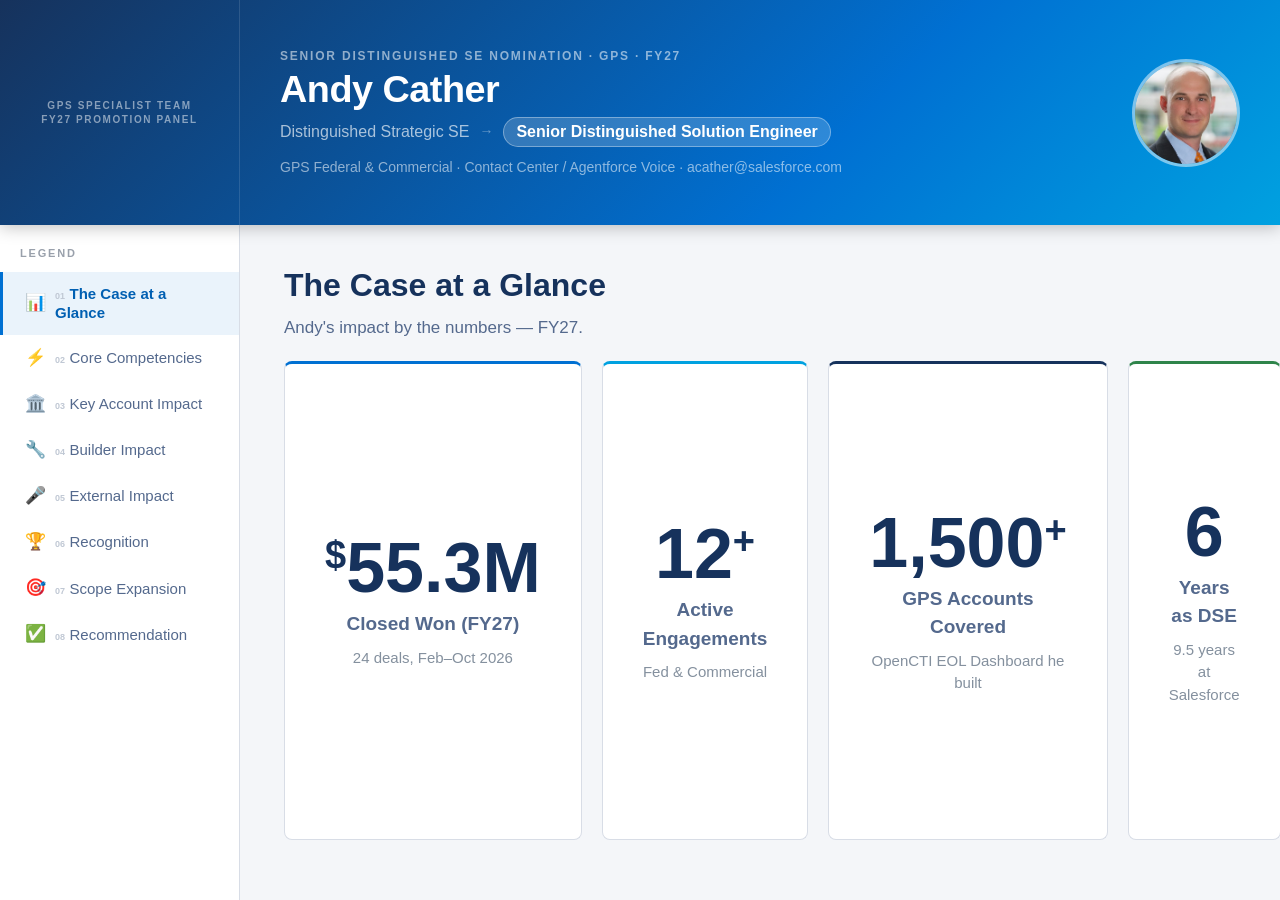
<file: docs/dse-panel/andy-cather.html>
<!DOCTYPE html>
<html lang="en">
<head>
<meta charset="UTF-8">
<meta name="viewport" content="width=device-width, initial-scale=1.0">
<title>Andy Cather — Senior Distinguished SE Nomination</title>
<style>
  *, *::before, *::after { box-sizing: border-box; margin: 0; padding: 0; }

  :root {
    --blue: #0070D2;
    --blue-dark: #005FB2;
    --blue-accent: #00A1E0;
    --navy: #16325C;
    --bg: #F4F6F9;
    --white: #FFFFFF;
    --text: #16325C;
    --text-muted: #54698D;
    --border: #D8DDE6;
    --success: #2E844A;
    --sidebar-w: 200px;
    --header-h: 25vh;
    --font: -apple-system, BlinkMacSystemFont, "Segoe UI", Roboto, sans-serif;
  }

  body {
    font-family: var(--font);
    background: var(--bg);
    color: var(--text);
    line-height: 1.5;
    font-size: 15px;
    overflow-x: hidden;
  }

  /* ═══════════════════════════════════════
     FIXED HEADER
  ═══════════════════════════════════════ */
  .header {
    position: fixed;
    top: 0; left: 0; right: 0;
    height: var(--header-h);
    background: linear-gradient(135deg, #16325C 0%, #0070D2 65%, #00A1E0 100%);
    color: white;
    display: flex;
    align-items: stretch;
    z-index: 100;
    box-shadow: 0 2px 16px rgba(0,0,0,0.25);
  }

  /* Left spacer to align with sidebar */
  .header-sidebar-gap {
    width: var(--sidebar-w);
    flex-shrink: 0;
    border-right: 1px solid rgba(255,255,255,0.12);
    display: flex;
    align-items: center;
    justify-content: center;
    padding: 0 20px;
  }
  .header-sidebar-gap .panel-label {
    font-size: 10px;
    font-weight: 700;
    letter-spacing: 1.6px;
    text-transform: uppercase;
    color: rgba(255,255,255,0.5);
    text-align: center;
    line-height: 1.4;
  }

  /* Main header content */
  .header-body {
    flex: 1;
    display: flex;
    align-items: center;
    padding: 0 40px;
    gap: 24px;
    min-width: 0;
  }
  .header-info {
    flex: 1;
    min-width: 0;
  }
  .header-label {
    font-size: 10px;
    font-weight: 700;
    letter-spacing: 1.8px;
    text-transform: uppercase;
    color: rgba(255,255,255,0.55);
    margin-bottom: 6px;
  }
  .header-name {
    font-size: clamp(26px, 3.5vh, 38px);
    font-weight: 800;
    letter-spacing: -0.5px;
    line-height: 1;
    margin-bottom: 8px;
  }
  .header-role-row {
    display: flex;
    align-items: center;
    gap: 10px;
    margin-bottom: 10px;
    flex-wrap: wrap;
  }
  .header-current {
    font-size: 13px;
    color: rgba(255,255,255,0.65);
  }
  .header-arrow { color: rgba(255,255,255,0.4); font-size: 14px; }
  .header-target {
    font-size: 13px;
    font-weight: 700;
    background: rgba(255,255,255,0.18);
    border: 1px solid rgba(255,255,255,0.35);
    border-radius: 16px;
    padding: 2px 12px;
  }
  .header-meta {
    font-size: 11.5px;
    color: rgba(255,255,255,0.55);
  }
  .header-meta span + span::before { content: ' · '; }

  /* Photo */
  .header-photo {
    flex-shrink: 0;
    width: clamp(80px, 12vh, 110px);
    height: clamp(80px, 12vh, 110px);
    border-radius: 50%;
    border: 3px solid rgba(255,255,255,0.4);
    overflow: hidden;
    background: rgba(255,255,255,0.15);
    display: flex;
    align-items: center;
    justify-content: center;
  }
  .header-photo img {
    width: 100%;
    height: 100%;
    object-fit: cover;
    object-position: center top;
  }
  .header-photo .initials {
    font-size: clamp(20px, 3vh, 28px);
    font-weight: 800;
    color: rgba(255,255,255,0.75);
    letter-spacing: 1px;
  }

  /* ═══════════════════════════════════════
     SIDEBAR NAVIGATION
  ═══════════════════════════════════════ */
  .sidebar {
    position: fixed;
    top: var(--header-h);
    left: 0;
    width: var(--sidebar-w);
    bottom: 0;
    background: var(--white);
    border-right: 1px solid var(--border);
    overflow-y: auto;
    z-index: 90;
    padding: 20px 0;
  }
  .sidebar-legend {
    font-size: 9px;
    font-weight: 700;
    letter-spacing: 1.8px;
    text-transform: uppercase;
    color: #99A0AB;
    padding: 0 20px 10px;
  }
  .nav-item {
    display: flex;
    align-items: center;
    gap: 10px;
    padding: 10px 20px;
    cursor: pointer;
    border-left: 3px solid transparent;
    transition: all 0.15s ease;
    color: var(--text-muted);
    font-size: 12.5px;
    font-weight: 500;
    line-height: 1.3;
    user-select: none;
  }
  .nav-item:hover {
    background: var(--bg);
    color: var(--navy);
  }
  .nav-item.active {
    border-left-color: var(--blue);
    background: #EAF3FB;
    color: var(--blue-dark);
    font-weight: 700;
  }
  .nav-icon {
    font-size: 15px;
    flex-shrink: 0;
    width: 20px;
    text-align: center;
  }
  .nav-num {
    font-size: 9px;
    font-weight: 700;
    color: #C0C8D4;
    margin-right: 2px;
  }

  /* ═══════════════════════════════════════
     MAIN CONTENT
  ═══════════════════════════════════════ */
  .main {
    margin-top: var(--header-h);
    margin-left: var(--sidebar-w);
    min-height: calc(100vh - var(--header-h));
    padding: 36px 44px 60px;
  }

  /* Sections — only active one shown */
  .section {
    display: none;
    animation: fadeIn 0.2s ease;
  }
  .section.active { display: block; }

  @keyframes fadeIn {
    from { opacity: 0; transform: translateY(8px); }
    to   { opacity: 1; transform: translateY(0); }
  }

  .section-title {
    font-size: 22px;
    font-weight: 800;
    color: var(--navy);
    margin-bottom: 6px;
  }
  .section-sub {
    font-size: 13px;
    color: var(--text-muted);
    margin-bottom: 28px;
  }

  /* ── STAT TILES ── */
  .stats-grid {
    display: grid;
    grid-template-columns: repeat(4, 1fr);
    gap: 20px;
  }
  .stat-tile {
    background: var(--white);
    border: 1px solid var(--border);
    border-top: 3px solid var(--blue);
    border-radius: 8px;
    padding: 22px 24px;
  }
  .stat-tile.accent { border-top-color: var(--blue-accent); }
  .stat-tile.navy   { border-top-color: var(--navy); }
  .stat-tile.green  { border-top-color: var(--success); }
  .stat-number {
    font-size: 36px;
    font-weight: 800;
    color: var(--navy);
    line-height: 1;
    margin-bottom: 7px;
  }
  .stat-number sup { font-size: 20px; vertical-align: super; }
  .stat-label { font-size: 13px; font-weight: 600; color: var(--text-muted); margin-bottom: 4px; }
  .stat-note  { font-size: 11px; color: #84909E; }

  /* ── PILLARS ── */
  .pillars-grid {
    display: grid;
    grid-template-columns: repeat(3, 1fr);
    gap: 18px;
  }
  .pillar {
    background: var(--white);
    border: 1px solid var(--border);
    border-radius: 8px;
    padding: 26px;
  }
  .pillar-icon {
    width: 42px; height: 42px;
    background: #EAF3FB;
    border-radius: 10px;
    display: flex; align-items: center; justify-content: center;
    margin-bottom: 14px;
    font-size: 20px;
  }
  .pillar h3 { font-size: 15px; font-weight: 700; color: var(--navy); margin-bottom: 12px; }
  .pillar ul { list-style: none; display: flex; flex-direction: column; gap: 8px; }
  .pillar ul li {
    font-size: 13px; color: var(--text-muted);
    padding-left: 16px; position: relative;
  }
  .pillar ul li::before {
    content: '→'; position: absolute; left: 0;
    color: var(--blue); font-size: 11px; top: 1px;
  }

  /* ── ACCOUNT CARDS ── */
  .accounts-grid {
    display: grid;
    grid-template-columns: repeat(4, 1fr);
    gap: 14px;
  }
  .account-card {
    background: var(--white);
    border: 1px solid var(--border);
    border-radius: 8px;
    padding: 18px;
  }
  .account-card.featured {
    border-color: var(--border);
    background: var(--white);
  }
  .account-tag {
    display: inline-block;
    font-size: 10px; font-weight: 700;
    letter-spacing: 1px; text-transform: uppercase;
    background: #EAF3FB; color: var(--blue-dark);
    border-radius: 4px; padding: 2px 7px; margin-bottom: 10px;
  }
  .account-tag.dod      { background: #EEF1F6; color: var(--navy); }
  .account-tag.strategic{ background: #FFF3E0; color: #A04000; }
  .account-tag.intl     { background: #E6F6F0; color: #1A7A50; }
  .account-card h4      { font-size: 14px; font-weight: 700; color: var(--navy); margin-bottom: 4px; }
  .account-amount       { font-size: 24px; font-weight: 800; color: var(--blue); line-height: 1; margin-bottom: 6px; }
  .account-amount.pipeline { color: var(--text-muted); font-size: 18px; }
  .account-desc         { font-size: 12px; color: var(--text-muted); line-height: 1.4; }

  /* ── BUILDER CARDS ── */
  .builder-grid {
    display: grid;
    grid-template-columns: repeat(3, 1fr);
    gap: 16px;
  }
  .builder-card {
    background: var(--white);
    border: 1px solid var(--border);
    border-radius: 8px;
    padding: 22px;
  }
  .builder-card h4 { font-size: 14px; font-weight: 700; color: var(--navy); margin-bottom: 8px; }
  .builder-card p  { font-size: 13px; color: var(--text-muted); line-height: 1.45; }
  .builder-scale {
    display: inline-block;
    font-size: 11px; font-weight: 700;
    background: #EAF3FB; color: var(--blue-dark);
    border-radius: 4px; padding: 2px 8px; margin-top: 10px;
  }

  /* ── RECOGNITION ── */
  .recognition-list { display: flex; flex-direction: column; gap: 12px; }
  .kudos-item {
    background: var(--white);
    border: 1px solid var(--border);
    border-left: 3px solid var(--blue-accent);
    border-radius: 0 8px 8px 0;
    padding: 16px 20px;
    display: flex; align-items: flex-start; gap: 16px;
  }
  .kudos-from {
    font-size: 12px; font-weight: 700; color: var(--navy);
    white-space: nowrap; min-width: 180px;
  }
  .kudos-context { font-size: 13px; color: var(--text-muted); }

  /* ── SCOPE ── */
  .scope-grid { display: grid; grid-template-columns: 1fr 1fr; gap: 18px; }
  .scope-box {
    background: var(--white);
    border: 1px solid var(--border);
    border-radius: 8px;
    overflow: hidden;
  }
  .scope-box-header {
    padding: 14px 20px;
    font-size: 11px; font-weight: 700; letter-spacing: 0.8px; text-transform: uppercase;
  }
  .scope-box.current  .scope-box-header { background: #54698D; color: #FFFFFF; }
  .scope-box.proposed .scope-box-header { background: var(--blue); color: white; }
  .scope-box ul { list-style: none; padding: 18px 22px; display: flex; flex-direction: column; gap: 11px; }
  .scope-box ul li { font-size: 13px; color: var(--text); padding-left: 18px; position: relative; }
  .scope-box.current  ul li::before { content: '◦'; position: absolute; left: 0; color: var(--text-muted); }
  .scope-box.proposed ul li::before { content: '✦'; position: absolute; left: 0; color: var(--blue); font-size: 10px; top: 2px; }

  /* ── TRACK RECORD SUMMARY ── */
  .track-summary {
    display: grid;
    grid-template-columns: repeat(3, 1fr);
    gap: 14px;
    margin-bottom: 20px;
  }
  .track-tile {
    background: var(--white);
    border: 1px solid var(--border);
    border-radius: 8px;
    padding: 16px 20px;
  }
  .track-tile.highlight {
    border-color: var(--blue);
    background: #EAF3FB;
  }
  .track-tile.pipeline-tile { border-top: 2px solid var(--text-muted); }
  .track-num {
    font-size: 28px;
    font-weight: 800;
    color: var(--navy);
    line-height: 1;
    margin-bottom: 4px;
  }
  .track-tile.highlight .track-num { color: var(--blue); }
  .track-tile.pipeline-tile .track-num { color: var(--text-muted); }
  .track-label {
    font-size: 11px;
    font-weight: 700;
    color: var(--text-muted);
    margin-bottom: 4px;
    text-transform: uppercase;
    letter-spacing: 0.5px;
  }
  .track-note { font-size: 11px; color: #84909E; line-height: 1.4; }

  /* ── GEO CALLOUT ── */
  .geo-callout {
    margin-top: 16px;
    background: var(--white);
    border: 1px solid var(--border);
    border-radius: 8px;
    padding: 14px 18px;
    display: flex;
    align-items: flex-start;
    gap: 14px;
    flex-wrap: wrap;
  }
  .geo-label {
    font-size: 10px;
    font-weight: 700;
    color: var(--text-muted);
    text-transform: uppercase;
    letter-spacing: 0.8px;
    white-space: nowrap;
    padding-top: 3px;
  }
  .geo-items { display: flex; flex-wrap: wrap; gap: 6px; }
  .geo-tag {
    font-size: 11px;
    background: #EEF1F6;
    color: var(--navy);
    border-radius: 4px;
    padding: 3px 8px;
    font-weight: 600;
  }

  /* ── EXTERNAL IMPACT ── */
  .external-grid {
    display: grid;
    grid-template-columns: repeat(3, 1fr);
    gap: 16px;
  }
  .external-card {
    background: var(--white);
    border: 1px solid var(--border);
    border-radius: 8px;
    padding: 22px;
  }
  .ext-type {
    font-size: 10px;
    font-weight: 700;
    letter-spacing: 1px;
    text-transform: uppercase;
    color: var(--blue-dark);
    background: #EAF3FB;
    display: inline-block;
    padding: 2px 8px;
    border-radius: 4px;
    margin-bottom: 10px;
  }
  .external-card h4 { font-size: 14px; font-weight: 700; color: var(--navy); margin-bottom: 8px; }
  .external-card p  { font-size: 13px; color: var(--text-muted); line-height: 1.45; }

  /* ── RECOMMENDATION ── */
  .recommendation {
    background: linear-gradient(135deg, var(--navy), var(--blue));
    border-radius: 12px;
    padding: 36px 44px;
    color: white;
    display: flex; align-items: center; justify-content: space-between; gap: 40px;
  }
  .recommendation h2 { font-size: 22px; font-weight: 700; margin-bottom: 10px; }
  .recommendation p  { font-size: 14px; color: rgba(255,255,255,0.82); max-width: 600px; }
  .rec-badge {
    flex-shrink: 0;
    background: rgba(255,255,255,0.15);
    border: 1px solid rgba(255,255,255,0.3);
    border-radius: 10px;
    padding: 18px 26px; text-align: center; min-width: 190px;
  }
  .rec-badge .rec-action { font-size: 11px; font-weight: 800; letter-spacing: 1px; text-transform: uppercase; color: #7BCFFF; margin-bottom: 4px; }
  .rec-badge .rec-name   { font-size: 17px; font-weight: 700; }
  .rec-badge .rec-title  { font-size: 11px; color: rgba(255,255,255,0.6); margin-top: 3px; }

  /* ── CONFERENCE ROOM SCALE-UP ── */
  :root { --sidebar-w: 240px; }
  body               { font-size: 19px; }
  .section-title     { font-size: 32px; }
  .section-sub       { font-size: 17px; margin-bottom: 20px; }
  .stat-number       { font-size: 82px; }
  .stat-number sup   { font-size: 44px; }
  .stat-label        { font-size: 19px; margin-bottom: 8px; }
  .stat-note         { font-size: 15px; }
  .stat-tile         { padding: 48px 40px; }
  /* Glance tiles fill available viewport height */
  #glance.active     { display: flex; flex-direction: column; height: calc(100vh - var(--header-h) - 96px); }
  #glance .stats-grid{ flex: 1; min-height: 0; }
  #glance .stat-tile { display: flex; flex-direction: column; justify-content: center; text-align: center; }
  .stat-number       { font-size: 70px; }
  .stat-number sup   { font-size: 38px; }
  .pillar h3         { font-size: 20px; }
  .pillar ul li      { font-size: 17px; }
  .pillar-icon       { font-size: 24px; width: 48px; height: 48px; }
  .account-card h4   { font-size: 19px; margin-bottom: 6px; }
  .account-amount    { font-size: 34px; }
  .account-amount.pipeline { font-size: 22px; }
  .account-desc      { font-size: 15px; }
  .account-tag       { font-size: 12px; padding: 3px 9px; }
  .nav-item          { font-size: 15px; padding: 12px 22px; }
  .nav-icon          { font-size: 17px; }
  .sidebar-legend    { font-size: 11px; }
  .header-label      { font-size: 12px; }
  .header-name       { font-size: clamp(34px, 4.2vh, 50px); }
  .header-current    { font-size: 16px; }
  .header-target     { font-size: 16px; }
  .header-meta       { font-size: 14px; }
  .panel-label       { font-size: 11px; }
  .kudos-item        { padding: 18px 24px; }
  .kudos-from        { font-size: 16px; min-width: 280px; white-space: normal; flex-shrink: 0; }
  .kudos-context     { font-size: 17px; }
  .scope-box-header  { font-size: 13px; padding: 16px 22px; }
  .scope-box ul      { padding: 20px 26px; gap: 14px; }
  .scope-box ul li   { font-size: 17px; }
  .builder-card h4   { font-size: 19px; }
  .builder-card p    { font-size: 17px; }
  .builder-scale     { font-size: 14px; }
  .recommendation h2 { font-size: 30px; }
  .recommendation p  { font-size: 18px; }
  .rec-badge .rec-action { font-size: 13px; }
  .rec-badge .rec-name   { font-size: 22px; }
  .rec-badge .rec-title  { font-size: 14px; }
  .track-num             { font-size: 36px; }
  .track-label           { font-size: 14px; }
  .track-note            { font-size: 13px; }
  .geo-label             { font-size: 12px; }
  .geo-tag               { font-size: 13px; padding: 4px 10px; }
  .external-card h4      { font-size: 19px; }
  .external-card p       { font-size: 17px; }
  .ext-type              { font-size: 12px; padding: 3px 10px; }
</style>
</head>
<body>

<!-- ═══════════════ FIXED HEADER ═══════════════ -->
<div class="header">
  <div class="header-sidebar-gap">
    <div class="panel-label">GPS Specialist Team<br>FY27 Promotion Panel</div>
  </div>
  <div class="header-body">
    <div class="header-info">
      <div class="header-label">Senior Distinguished SE Nomination · GPS · FY27</div>
      <div class="header-name">Andy Cather</div>
      <div class="header-role-row">
        <span class="header-current">Distinguished Strategic SE</span>
        <span class="header-arrow">→</span>
        <span class="header-target">Senior Distinguished Solution Engineer</span>
      </div>
      <div class="header-meta">
        <span>GPS Federal &amp; Commercial</span>
        <span>Contact Center / Agentforce Voice</span>
        <span>acather@salesforce.com</span>
      </div>
    </div>
    <div class="header-photo">
      <!-- Replace src with andy-cather-photo.jpg once saved to this folder -->
      <img src="andy-cather-photo.jpg" alt="Andy Cather"
           onerror="this.style.display='none';this.nextElementSibling.style.display='flex'">
      <span class="initials" style="display:none">AC</span>
    </div>
  </div>
</div>

<!-- ═══════════════ SIDEBAR NAV ═══════════════ -->
<nav class="sidebar">
  <div class="sidebar-legend">Legend</div>
  <div class="nav-item active" onclick="showSection('glance')">
    <span class="nav-icon">📊</span>
    <span><span class="nav-num">01 </span>The Case at a Glance</span>
  </div>
  <div class="nav-item" onclick="showSection('competencies')">
    <span class="nav-icon">⚡</span>
    <span><span class="nav-num">02 </span>Core Competencies</span>
  </div>
  <div class="nav-item" onclick="showSection('accounts')">
    <span class="nav-icon">🏛️</span>
    <span><span class="nav-num">03 </span>Key Account Impact</span>
  </div>
  <div class="nav-item" onclick="showSection('builder')">
    <span class="nav-icon">🔧</span>
    <span><span class="nav-num">04 </span>Builder Impact</span>
  </div>
  <div class="nav-item" onclick="showSection('external')">
    <span class="nav-icon">🎤</span>
    <span><span class="nav-num">05 </span>External Impact</span>
  </div>
  <div class="nav-item" onclick="showSection('recognition')">
    <span class="nav-icon">🏆</span>
    <span><span class="nav-num">06 </span>Recognition</span>
  </div>
  <div class="nav-item" onclick="showSection('scope')">
    <span class="nav-icon">🎯</span>
    <span><span class="nav-num">07 </span>Scope Expansion</span>
  </div>
  <div class="nav-item" onclick="showSection('recommendation')">
    <span class="nav-icon">✅</span>
    <span><span class="nav-num">08 </span>Recommendation</span>
  </div>
</nav>

<!-- ═══════════════ MAIN CONTENT ═══════════════ -->
<main class="main">

  <!-- 01 · GLANCE -->
  <div class="section active" id="glance">
    <div class="section-title">The Case at a Glance</div>
    <div class="section-sub">Andy's impact by the numbers — FY27.</div>
    <div class="stats-grid">
      <div class="stat-tile">
        <div class="stat-number"><sup>$</sup>55.3M</div>
        <div class="stat-label">Closed Won (FY27)</div>
        <div class="stat-note">24 deals, Feb–Oct 2026</div>
      </div>
      <div class="stat-tile accent">
        <div class="stat-number">12<sup>+</sup></div>
        <div class="stat-label">Active Engagements</div>
        <div class="stat-note">Fed &amp; Commercial</div>
      </div>
      <div class="stat-tile navy">
        <div class="stat-number">1,500<sup>+</sup></div>
        <div class="stat-label">GPS Accounts Covered</div>
        <div class="stat-note">OpenCTI EOL Dashboard he built</div>
      </div>
      <div class="stat-tile green">
        <div class="stat-number">6</div>
        <div class="stat-label">Years as DSE</div>
        <div class="stat-note">9.5 years at Salesforce</div>
      </div>
    </div>
  </div>

  <!-- 02 · COMPETENCIES -->
  <div class="section" id="competencies">
    <div class="section-title">Core Competencies</div>
    <div class="section-sub">Three dimensions that define Andy's operating level.</div>
    <div class="pillars-grid">
      <div class="pillar">
        <div class="pillar-icon">⚡</div>
        <h3>Strategic Deal Velocity</h3>
        <ul>
          <li>$17M+ in VA AELA expansions (Q2 + Q3 FY27) with pipeline continuing</li>
          <li>$5.9M Amtrak EPW renewal; $5.4M FEMA Individual Assistance Platform</li>
          <li>Army HRC Agentforce: 3,000 seats + 7.2M Flex Credits ($5.2M)</li>
          <li>Manages multi-million renewals alongside net new simultaneously</li>
        </ul>
      </div>
      <div class="pillar">
        <div class="pillar-icon">🔧</div>
        <h3>Builder &amp; Multiplier</h3>
        <ul>
          <li>GPS OpenCTI EOL Dashboard: maps all 1,500+ GPS accounts needing migration</li>
          <li>OpenCTI→Voice AE Site: complete playbook and ROI calculator for every GPS AE</li>
          <li>PEN Pantry: reusable demo component library — single GitHub command install; 247-member Slack channel</li>
          <li>LWC contact center AI library: 4 components, accelerator integration underway</li>
        </ul>
      </div>
      <div class="pillar">
        <div class="pillar-icon">🌐</div>
        <h3>Breadth &amp; Team Impact</h3>
        <ul>
          <li>GPS #1 in financial plan (39) &amp; #2 in ACV (5.8) — Andy is a primary driver</li>
          <li>Owns GPS/SC QBR highlights, challenges, and asks for the entire group</li>
          <li>Redesigning Black Belt program: cert model → community expert model</li>
          <li>Actively coaching 3 team members through career transitions</li>
        </ul>
      </div>
    </div>
  </div>

  <!-- 03 · ACCOUNTS -->
  <div class="section" id="accounts">
    <div class="section-title">Key Account Impact</div>
    <div class="section-sub">24 FY27 wins totaling $55.3M — Federal civilian, DoD, S&amp;L, Commercial, and International.</div>
    <div class="track-summary">
      <div class="track-tile">
        <div class="track-num">$25.7M</div>
        <div class="track-label">FY26 Closed Won</div>
        <div class="track-note">31 deals · CMS Master SELA $6.1M, CMS CQP $3.9M, Leidos/VA MDE $2.8M</div>
      </div>
      <div class="track-tile highlight">
        <div class="track-num">$55.3M</div>
        <div class="track-label">FY27 Closed Won</div>
        <div class="track-note">24 deals · 115% YoY growth</div>
      </div>
      <div class="track-tile pipeline-tile">
        <div class="track-num">$24.2M</div>
        <div class="track-label">Active Pipeline</div>
        <div class="track-note">30 deals · Navy Recruiting $9.4M, NIH $3.3M, CMS Comms $1.6M</div>
      </div>
    </div>
    <div class="accounts-grid">
      <div class="account-card featured">
        <div class="account-tag">Federal Civilian</div>
        <h4>Dept. of Veterans Affairs</h4>
        <div class="account-amount">$17M+</div>
        <div class="account-desc">AELA expansions Q2 + Q3 FY27. 80,000 licensed users. Genesis architecture workstream. 55K-agent RFP dropping — largest GPS contact center opportunity.</div>
      </div>
      <div class="account-card featured">
        <div class="account-tag">Federal Civilian</div>
        <h4>IRS Office of Chief Counsel</h4>
        <div class="account-amount">$8.99M</div>
        <div class="account-desc">Renewal closed FY27 — single largest deal of the year. Demonstrates long-term strategic relationship with a high-complexity IRS component. Anchor win for FY27 Federal performance.</div>
      </div>
      <div class="account-card">
        <div class="account-tag">Federal Civilian</div>
        <h4>Amtrak</h4>
        <div class="account-amount">$5.9M</div>
        <div class="account-desc">Employee Productivity Workspace: 25K+ Call Center, Platform, and Org Permission licenses. Full renewal. Closed Jul 2026.</div>
      </div>
      <div class="account-card">
        <div class="account-tag">Federal Civilian</div>
        <h4>FEMA</h4>
        <div class="account-amount">$5.4M</div>
        <div class="account-desc">Response &amp; Recovery Individual Assistance Program — Phase 1. Mission-critical citizen services. Closed May 2026.</div>
      </div>
      <div class="account-card">
        <div class="account-tag dod">DoD</div>
        <h4>US Army HRC</h4>
        <div class="account-amount">$5.2M</div>
        <div class="account-desc">Agentforce Digital Front Door: 3,000 A1E seats + 7.2M Flex Credits. IL5 GovCloud. Closed Jul 2026.</div>
      </div>
      <div class="account-card">
        <div class="account-tag">Federal Civilian</div>
        <h4>USPS</h4>
        <div class="account-amount">$4.1M</div>
        <div class="account-desc">+2,490 SC/SCV seats, +16,700 CC+ logins, Agentforce add-on. OpenCTI→Voice migration active. Closed Sep 2026.</div>
      </div>
      <div class="account-card">
        <div class="account-tag">Federal Civilian</div>
        <h4>TSA</h4>
        <div class="account-amount">$3.7M</div>
        <div class="account-desc">Civil Rights &amp; Liberties Traveler Call Center: 4,580 Call Center + 1,469 Platform licenses. Renewal. Closed Aug 2026.</div>
      </div>
      <div class="account-card">
        <div class="account-tag strategic">AMER Commercial</div>
        <h4>Florida Prepaid College Board</h4>
        <div class="account-amount">$2.3M</div>
        <div class="account-desc">Closed FY27. Demonstrates Andy's commercial / higher-ed reach alongside the Federal core — part of broader geographic and vertical diversity in FY27.</div>
      </div>
      <div class="account-card">
        <div class="account-tag intl">International</div>
        <h4>IFC (World Bank Group)</h4>
        <div class="account-amount">$1.6M</div>
        <div class="account-desc">Agentforce add-on for the International Finance Corporation. Closed Apr 2026. International development org — extends Andy's footprint beyond US Federal into multilateral finance.</div>
      </div>
      <div class="account-card">
        <div class="account-tag">Federal Civilian</div>
        <h4>FMCSA — FMCC Phase 2</h4>
        <div class="account-amount">$1.6M</div>
        <div class="account-desc">Federal Motor Carrier Safety Administration: FMCC Phase 2. Closed Jul 2026. Continued expansion within DOT family of agencies.</div>
      </div>
      <div class="account-card">
        <div class="account-tag">Federal Civilian</div>
        <h4>IRS PSF → A1E Upgrade</h4>
        <div class="account-amount">$1.0M</div>
        <div class="account-desc">Migrated 8,364 users from PSF to Agentforce 1 Enterprise. Closed Apr 2026. Alongside IRS OCC renewal, establishes Andy as the IRS relationship SE.</div>
      </div>
      <div class="account-card">
        <div class="account-tag">Federal Civilian</div>
        <h4>Treasury DO — Contractor Onboarding</h4>
        <div class="account-amount">$790K</div>
        <div class="account-desc">Contractor Onboarding Portal for Treasury Departmental Offices. Net new use case expanding Salesforce footprint into HR/onboarding within a critical Federal civilian account.</div>
      </div>
      <div class="account-card">
        <div class="account-tag strategic">AMER S&amp;L</div>
        <h4>Texas Dept. of Public Safety</h4>
        <div class="account-amount">$453K</div>
        <div class="account-desc">THP Recruiting &amp; Hiring platform (Jun 2026 FY27). Part of a 4-deal TxDPS cluster — spanning enterprise licensing, Agentforce bots, and workforce modernization.</div>
      </div>
      <div class="account-card">
        <div class="account-tag strategic">Strategic Active</div>
        <h4>CMS / 1-800-Medicare</h4>
        <div class="account-amount pipeline">$772K active RFP</div>
        <div class="account-desc">18 orgs. Enterprise-wide unlimited Agentforce license. Andy leading Governance POC strategy — the most complex multi-org governance challenge in GPS Federal.</div>
      </div>
      <div class="account-card">
        <div class="account-tag dod">DoD Pipeline</div>
        <h4>USAF / AFSC</h4>
        <div class="account-amount pipeline">$1.8M pipeline</div>
        <div class="account-desc">F-35 Organic Sustainment Phase 2. SRM, IL6. Andy SE on the deal.</div>
      </div>
      <div class="account-card">
        <div class="account-tag strategic">AMER S&amp;L</div>
        <h4>City of Minneapolis 311</h4>
        <div class="account-amount">$836K</div>
        <div class="account-desc">Full platform deployment for city-wide 311 contact center. Closed Jan 2026 (FY26). Demonstrates Andy's S&amp;L reach alongside federal core.</div>
      </div>
    </div>
    <div class="geo-callout">
      <div class="geo-label">Geographic reach beyond AMER Federal</div>
      <div class="geo-items">
        <span class="geo-tag">Victoria Police (AU)</span>
        <span class="geo-tag">NAV Norway $676K</span>
        <span class="geo-tag">Student Loans UK</span>
        <span class="geo-tag">Renewi NL</span>
        <span class="geo-tag">RTM France</span>
        <span class="geo-tag">UN OHCHR</span>
        <span class="geo-tag">Hard Rock Digital US+Canada</span>
        <span class="geo-tag">WGU</span>
        <span class="geo-tag">Purdue Global $1.3M</span>
        <span class="geo-tag">LA Care AF Voice 90K users</span>
        <span class="geo-tag">Baylor Genetics</span>
        <span class="geo-tag">EF Education First</span>
        <span class="geo-tag">LA County 311</span>
        <span class="geo-tag">City of San Jose</span>
        <span class="geo-tag">Town of Cary</span>
        <span class="geo-tag">CA State Bar</span>
      </div>
    </div>
  </div>

  <!-- 04 · BUILDER -->
  <div class="section" id="builder">
    <div class="section-title">Builder Impact</div>
    <div class="section-sub">1,565 SE activities FY27 (already past all of FY26's 1,545). 230+ Blackbelt AI/CC engagements. Named AI Innovation Liaison to the Agentic Transformation team (Sep 2026).</div>
    <div class="builder-grid">
      <div class="builder-card">
        <h4>GPS OpenCTI EOL Dashboard</h4>
        <p>Maps every GPS account using OpenCTI that needs to migrate to Salesforce Voice by Feb 2028. Identifies AVP, RVP, and AE by account. Includes telemetry usage data for commercial accounts. Used by AEs across the org.</p>
        <span class="builder-scale">1,500+ GPS accounts covered</span>
      </div>
      <div class="builder-card">
        <h4>OpenCTI → Voice AE Site</h4>
        <p>A complete playbook and conversation guide for AEs to run the Salesforce Voice migration conversation with any customer. Built-in ROI calculator to show ACV impact. Designed to make every GPS AE more effective on this motion.</p>
        <span class="builder-scale">GPS-wide AE enablement</span>
      </div>
      <div class="builder-card">
        <h4>PEN Pantry Component Library</h4>
        <p>Shareable library of demo components. Any SE can install via a single CLI command or recipe for their agentic coding tool. Designed for community contribution — not just Andy's components. 247-member Slack channel.</p>
        <span class="builder-scale">Reusable across all GPS SEs</span>
      </div>
      <div class="builder-card">
        <h4>AF Voice GovCloud Multi-Org Pattern</h4>
        <p>Designed and documented the architecture pattern enabling GovCloud customers (CBP, NIH, VA) to use Agentforce Voice via a commercial org + Partner Contact Center / Amazon Connect — unblocking a capability gap that was preventing the entire GovCloud customer segment from adopting AF Voice.</p>
        <span class="builder-scale">GovCloud-wide enablement pattern</span>
      </div>
      <div class="builder-card">
        <h4>GPS Product Council Toolkit</h4>
        <p>Contributed a field-ready AI/CC toolkit to the GPS Product Council quarterly submission process — open to every GPS SE. Bryan Wise, upon building with it: "Inspired by Andy Cather — I used his work." Established a repeatable SE-to-product feedback loop at the org level.</p>
        <span class="builder-scale">Named AI Innovation Liaison, Agentic Transformation (Sep 2026)</span>
      </div>
    </div>
  </div>

  <!-- 05 · EXTERNAL IMPACT -->
  <div class="section" id="external">
    <div class="section-title">External Impact</div>
    <div class="section-sub">Speaking engagements, executive demos, and field leadership beyond his own accounts.</div>
    <div class="external-grid">
      <div class="external-card">
        <div class="ext-type">Dreamforce</div>
        <h4>Dreamforce Day Zero — 2024 &amp; 2025</h4>
        <p>Presented at Dreamforce Day Zero in both consecutive years — exclusive pre-conference day for top Government &amp; Public Sector prospects and customers. Representing GPS SE at the company's flagship event.</p>
      </div>
      <div class="external-card">
        <div class="ext-type">State Innovation Days</div>
        <h4>3 State Innovation Days</h4>
        <p>Most recently Michigan Innovation Day — live Agentforce Voice demo with Brian Nault for state CIOs and technology executives. Demonstrates GPS AI capability in front of senior public sector decision-makers.</p>
      </div>
      <div class="external-card">
        <div class="ext-type">Solution Summit</div>
        <h4>Oct 7 Solution Summit — POC Session</h4>
        <p>Presented a POC session at the GPS Solution Summit driving broad SE engagement in the AF Voice motion. Geoff Roser: "Really creative and entertaining." Cross-GPS field enablement at scale.</p>
      </div>
      <div class="external-card">
        <div class="ext-type">Executive Demo</div>
        <h4>VA Genesys + SF Integration</h4>
        <p>Led an executive-level Genesys + Salesforce integration demo for VA leadership. Werner Watschke (Oct 9): engagement led directly to a VA POC request — the executive-to-POC conversion that most SE demos never achieve.</p>
      </div>
      <div class="external-card">
        <div class="ext-type">Executive Demo</div>
        <h4>Army HRC Agentforce Voice — End-to-End</h4>
        <p>End-to-end Agentforce Voice demo for Army HRC executive leadership in an IL5 GovCloud environment. Directly supported the $5.2M close. Showcases the full stack of Andy's technical depth at the executive level.</p>
      </div>
      <div class="external-card">
        <div class="ext-type">Community</div>
        <h4>D360 Community: Consumption Intelligence</h4>
        <p>Presented on Consumption Intelligence to the Data 360 community call — cross-org knowledge sharing on a topic central to Agentforce adoption and renewal health. Positions Andy as a thought leader beyond GPS.</p>
      </div>
    </div>
  </div>

  <!-- 06 · RECOGNITION -->
  <div class="section" id="recognition">
    <div class="section-title">Recognition &amp; Sponsorship</div>
    <div class="section-sub">EVP-level visibility and cross-org recognition for impact beyond his direct accounts.</div>
    <div class="recognition-list">
      <div class="kudos-item">
        <div class="kudos-from">Paul Tatum (EVP) + Kishan &amp; Cinde</div>
        <div class="kudos-context">Recognized by name at GPS QBR (Apr 2026) for Compass work. Explicit EVP call-out in a cross-segment review — rare for an individual SE contributor.</div>
      </div>
      <div class="kudos-item">
        <div class="kudos-from">Anna Jocz</div>
        <div class="kudos-context">Kudos for Census / Dept. of Commerce CQA support (Jun 2026). Cross-org recognition for SE engagement on a strategically important federal account.</div>
      </div>
      <div class="kudos-item">
        <div class="kudos-from">Sara Costello (CMS)</div>
        <div class="kudos-context">Called out Andy's contribution on CMS Agentforce Governance (Jul 2026) — leading POC strategy for the most complex multi-org enterprise Agentforce engagement in GPS Federal: 18 orgs, unlimited enterprise license, active $772K RFP.</div>
      </div>
      <div class="kudos-item">
        <div class="kudos-from">GPS SC QBR Position</div>
        <div class="kudos-context">GPS is #1 in financial plan (39) and #2 in ACV across all segments. Andy owns QBR content strategy and narrative for the GPS SC group — de facto voice of GPS SC to leadership.</div>
      </div>
      <div class="kudos-item">
        <div class="kudos-from">Geoff Roser · Jun 2026</div>
        <div class="kudos-context">"Grand slam home run in front of key leadership." Andy named by SC PM in the SC PM briefing deck — recognition at a leadership review that goes on permanent record.</div>
      </div>
      <div class="kudos-item">
        <div class="kudos-from">Geoff Roser · OpenCTI Dashboard</div>
        <div class="kudos-context">"The OpenCTI dashboard is next level!!!" — direct reaction to seeing the GPS OpenCTI EOL Dashboard Andy built, which now covers 1,500+ GPS accounts and is used by AEs across the org.</div>
      </div>
      <div class="kudos-item">
        <div class="kudos-from">Werner Watschke · Oct 9, 2026</div>
        <div class="kudos-context">Strong VA leadership engagement following Andy's Genesys + Salesforce integration demo — directly led to a VA POC request. Werner cited the demo as the specific driver of leadership's decision to pursue the POC.</div>
      </div>
    </div>
  </div>

  <!-- 07 · SCOPE -->
  <div class="section" id="scope">
    <div class="section-title">Scope Expansion</div>
    <div class="section-sub">What changes — and what that means for GPS — at the Senior Distinguished level.</div>
    <div class="scope-grid">
      <div class="scope-box current">
        <div class="scope-box-header">Distinguished Strategic SE — Current</div>
        <ul>
          <li>Individual contributor: close complex deals, support AEs</li>
          <li>Build demos and proof-of-concept environments</li>
          <li>Subject matter expertise in contact center / Agentforce Voice</li>
          <li>Engage with team-level technical questions</li>
          <li>Participate in community programs (Black Belt)</li>
        </ul>
      </div>
      <div class="scope-box proposed">
        <div class="scope-box-header">Senior Distinguished SE — Proposed</div>
        <ul>
          <li>Force multiplier: build org-wide tools the entire GPS SE team depends on</li>
          <li>Own GPS contact center / Agentforce Voice strategy end-to-end</li>
          <li>Lead the Black Belt program redesign and GPS community expert model</li>
          <li>Drive product feedback and roadmap input from the field at scale</li>
          <li>Mentor and develop multiple team members across functional tracks</li>
          <li>Represent GPS SE excellence at EVP and cross-segment levels</li>
        </ul>
      </div>
    </div>
  </div>

  <!-- 08 · RECOMMENDATION -->
  <div class="section" id="recommendation">
    <div class="section-title">Recommendation</div>
    <div class="section-sub"></div>
    <div class="recommendation">
      <div>
        <h2>High Impact Candidate for Senior Tier</h2>
        <p>Andy Cather is not approaching the Senior Distinguished SE level — he is already operating at it. His deal impact ($55.3M FY27, 24 deals), org-wide tools (1,500+ accounts), Black Belt program leadership, AI Innovation Liaison role, and team mentorship represent the full definition of this role. There are only ~12 Senior Distinguished SEs in the company. Andy belongs in that group.</p>
      </div>
      <div class="rec-badge">
        <div class="rec-action">Nominated by</div>
        <div class="rec-name">Geoff Roser</div>
        <div class="rec-title">VP Solution Engineering</div>
      </div>
    </div>
  </div>

</main>

<script>
function showSection(id) {
  document.querySelectorAll('.section').forEach(s => s.classList.remove('active'));
  document.querySelectorAll('.nav-item').forEach(n => n.classList.remove('active'));
  document.getElementById(id).classList.add('active');
  event.currentTarget.classList.add('active');
}
</script>
</body>
</html>
</file>
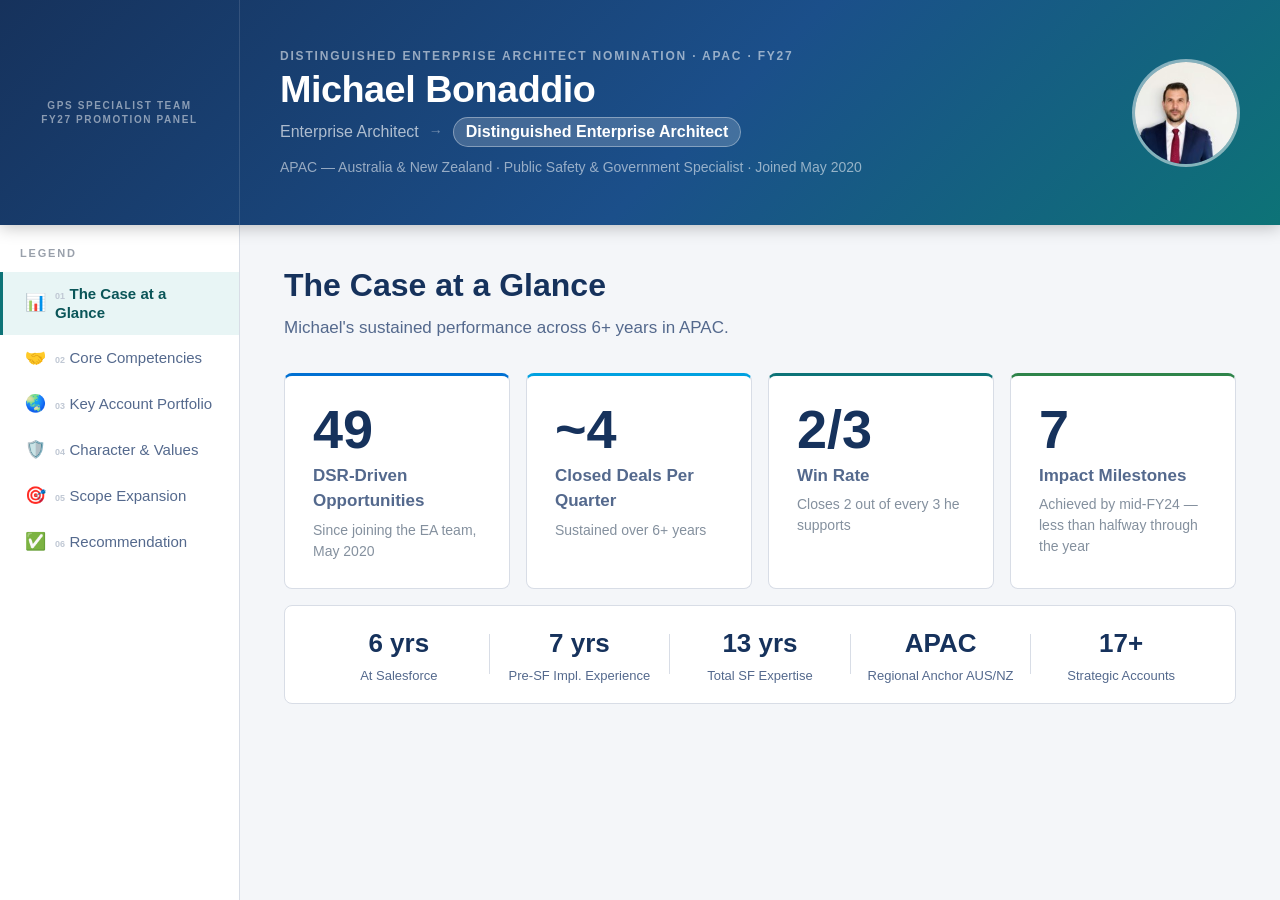
<file: docs/dse-panel/michael-bonaddio.html>
<!DOCTYPE html>
<html lang="en">
<head>
<meta charset="UTF-8">
<meta name="viewport" content="width=device-width, initial-scale=1.0">
<title>Michael Bonaddio — Distinguished EA Nomination</title>
<style>
  *, *::before, *::after { box-sizing: border-box; margin: 0; padding: 0; }

  :root {
    --blue: #0070D2;
    --blue-dark: #005FB2;
    --blue-accent: #00A1E0;
    --navy: #16325C;
    --bg: #F4F6F9;
    --white: #FFFFFF;
    --text: #16325C;
    --text-muted: #54698D;
    --border: #D8DDE6;
    --success: #2E844A;
    --teal: #0D7377;
    --sidebar-w: 200px;
    --header-h: 25vh;
    --font: -apple-system, BlinkMacSystemFont, "Segoe UI", Roboto, sans-serif;
  }

  body {
    font-family: var(--font);
    background: var(--bg);
    color: var(--text);
    line-height: 1.5;
    font-size: 15px;
    overflow-x: hidden;
  }

  /* ═══════════════════════════════════════
     FIXED HEADER
  ═══════════════════════════════════════ */
  .header {
    position: fixed;
    top: 0; left: 0; right: 0;
    height: var(--header-h);
    background: linear-gradient(135deg, #16325C 0%, #1B4F8A 55%, #0D7377 100%);
    color: white;
    display: flex;
    align-items: stretch;
    z-index: 100;
    box-shadow: 0 2px 16px rgba(0,0,0,0.25);
  }

  .header-sidebar-gap {
    width: var(--sidebar-w);
    flex-shrink: 0;
    border-right: 1px solid rgba(255,255,255,0.12);
    display: flex;
    align-items: center;
    justify-content: center;
    padding: 0 20px;
  }
  .header-sidebar-gap .panel-label {
    font-size: 10px;
    font-weight: 700;
    letter-spacing: 1.6px;
    text-transform: uppercase;
    color: rgba(255,255,255,0.5);
    text-align: center;
    line-height: 1.4;
  }

  .header-body {
    flex: 1;
    display: flex;
    align-items: center;
    padding: 0 40px;
    gap: 24px;
    min-width: 0;
  }
  .header-info { flex: 1; min-width: 0; }
  .header-label {
    font-size: 10px;
    font-weight: 700;
    letter-spacing: 1.8px;
    text-transform: uppercase;
    color: rgba(255,255,255,0.55);
    margin-bottom: 6px;
  }
  .header-name {
    font-size: clamp(26px, 3.5vh, 38px);
    font-weight: 800;
    letter-spacing: -0.5px;
    line-height: 1;
    margin-bottom: 8px;
  }
  .header-role-row {
    display: flex; align-items: center; gap: 10px;
    margin-bottom: 10px; flex-wrap: wrap;
  }
  .header-current { font-size: 13px; color: rgba(255,255,255,0.65); }
  .header-arrow   { color: rgba(255,255,255,0.4); font-size: 14px; }
  .header-target  {
    font-size: 13px; font-weight: 700;
    background: rgba(255,255,255,0.18);
    border: 1px solid rgba(255,255,255,0.35);
    border-radius: 16px; padding: 2px 12px;
  }
  .header-meta { font-size: 11.5px; color: rgba(255,255,255,0.55); }
  .header-meta span + span::before { content: ' · '; }

  .header-photo {
    flex-shrink: 0;
    width: clamp(80px, 12vh, 110px);
    height: clamp(80px, 12vh, 110px);
    border-radius: 50%;
    border: 3px solid rgba(255,255,255,0.4);
    overflow: hidden;
    background: rgba(255,255,255,0.15);
    display: flex; align-items: center; justify-content: center;
  }
  .header-photo img {
    width: 100%; height: 100%;
    object-fit: cover; object-position: center top;
  }
  .header-photo .initials {
    font-size: clamp(20px, 3vh, 28px);
    font-weight: 800; color: rgba(255,255,255,0.75); letter-spacing: 1px;
  }

  /* ═══════════════════════════════════════
     SIDEBAR
  ═══════════════════════════════════════ */
  .sidebar {
    position: fixed;
    top: var(--header-h); left: 0;
    width: var(--sidebar-w); bottom: 0;
    background: var(--white);
    border-right: 1px solid var(--border);
    overflow-y: auto; z-index: 90;
    padding: 20px 0;
  }
  .sidebar-legend {
    font-size: 9px; font-weight: 700;
    letter-spacing: 1.8px; text-transform: uppercase;
    color: #99A0AB; padding: 0 20px 10px;
  }
  .nav-item {
    display: flex; align-items: center; gap: 10px;
    padding: 10px 20px; cursor: pointer;
    border-left: 3px solid transparent;
    transition: all 0.15s ease;
    color: var(--text-muted); font-size: 12.5px; font-weight: 500;
    line-height: 1.3; user-select: none;
  }
  .nav-item:hover { background: var(--bg); color: var(--navy); }
  .nav-item.active {
    border-left-color: var(--teal);
    background: #E8F5F5; color: #0A5558; font-weight: 700;
  }
  .nav-icon { font-size: 15px; flex-shrink: 0; width: 20px; text-align: center; }
  .nav-num  { font-size: 9px; font-weight: 700; color: #C0C8D4; margin-right: 2px; }

  /* ═══════════════════════════════════════
     MAIN
  ═══════════════════════════════════════ */
  .main {
    margin-top: var(--header-h);
    margin-left: var(--sidebar-w);
    min-height: calc(100vh - var(--header-h));
    padding: 36px 44px 60px;
  }

  .section { display: none; animation: fadeIn 0.2s ease; }
  .section.active { display: block; }
  @keyframes fadeIn {
    from { opacity: 0; transform: translateY(8px); }
    to   { opacity: 1; transform: translateY(0); }
  }

  .section-title { font-size: 22px; font-weight: 800; color: var(--navy); margin-bottom: 6px; }
  .section-sub   { font-size: 13px; color: var(--text-muted); margin-bottom: 28px; }

  /* ── STATS ── */
  .stats-grid {
    display: grid; grid-template-columns: repeat(4, 1fr); gap: 16px;
  }
  .stat-tile {
    background: var(--white); border: 1px solid var(--border);
    border-top: 3px solid var(--blue); border-radius: 8px; padding: 22px 24px;
  }
  .stat-tile.accent { border-top-color: var(--blue-accent); }
  .stat-tile.teal   { border-top-color: var(--teal); }
  .stat-tile.green  { border-top-color: var(--success); }
  .stat-number { font-size: 36px; font-weight: 800; color: var(--navy); line-height: 1; margin-bottom: 7px; }
  .stat-label  { font-size: 13px; font-weight: 600; color: var(--text-muted); margin-bottom: 4px; }
  .stat-note   { font-size: 11px; color: #84909E; }

  /* ── TENURE BAR ── */
  .tenure-bar {
    background: var(--white); border: 1px solid var(--border);
    border-radius: 8px; padding: 18px 24px;
    display: flex; align-items: center; gap: 0; margin-top: 16px;
  }
  .tenure-item { flex: 1; text-align: center; }
  .tenure-num   { font-size: 22px; font-weight: 800; color: var(--navy); }
  .tenure-label { font-size: 11px; color: var(--text-muted); margin-top: 3px; }
  .tenure-divider { width: 1px; height: 40px; background: var(--border); flex-shrink: 0; }

  /* ── PILLARS ── */
  .pillars-grid { display: grid; grid-template-columns: repeat(3, 1fr); gap: 18px; }
  .pillar {
    background: var(--white); border: 1px solid var(--border);
    border-radius: 8px; padding: 26px;
  }
  .pillar-icon {
    width: 42px; height: 42px; background: #EAF3FB;
    border-radius: 10px; display: flex; align-items: center; justify-content: center;
    margin-bottom: 14px; font-size: 20px;
  }
  .pillar h3 { font-size: 15px; font-weight: 700; color: var(--navy); margin-bottom: 12px; }
  .pillar ul { list-style: none; display: flex; flex-direction: column; gap: 8px; }
  .pillar ul li { font-size: 13px; color: var(--text-muted); padding-left: 16px; position: relative; }
  .pillar ul li::before { content: '→'; position: absolute; left: 0; color: var(--blue); font-size: 11px; top: 1px; }

  /* ── ACCOUNTS ── */
  .accounts-grid { display: grid; grid-template-columns: repeat(3, 1fr); gap: 14px; }
  .account-card {
    background: var(--white); border: 1px solid var(--border);
    border-radius: 8px; padding: 18px;
  }
  .account-card.featured {
    border-color: var(--border);
    background: var(--white);
  }
  .account-tag {
    display: inline-block; font-size: 10px; font-weight: 700;
    letter-spacing: 1px; text-transform: uppercase;
    background: #EAF3FB; color: var(--blue-dark);
    border-radius: 4px; padding: 2px 7px; margin-bottom: 10px;
  }
  .account-tag.public-safety { background: #F3E8FF; color: #5A2D82; }
  .account-tag.federal       { background: #EEF1F6; color: var(--navy); }
  .account-tag.health        { background: #E8F5E9; color: var(--success); }
  .account-tag.nz            { background: #E6F0FF; color: #003B7A; }
  .account-tag.state-gov     { background: #FFF8E1; color: #7A5C00; }
  .account-card h4      { font-size: 14px; font-weight: 700; color: var(--navy); margin-bottom: 4px; }
  .account-amount       { font-size: 22px; font-weight: 800; color: var(--teal); line-height: 1; margin-bottom: 6px; }
  .account-amount.multi { font-size: 16px; color: var(--text-muted); }
  .account-card p       { font-size: 13px; color: var(--text-muted); line-height: 1.45; }

  /* ── COMPETENCY BLOCKS ── */
  .competency-grid { display: grid; grid-template-columns: repeat(5, 1fr); gap: 12px; }
  .comp-block {
    background: var(--white); border: 1px solid var(--border);
    border-radius: 8px; padding: 18px; text-align: center;
  }
  .comp-icon  { font-size: 24px; margin-bottom: 8px; display: block; }
  .comp-title { font-size: 12px; font-weight: 700; color: var(--navy); line-height: 1.3; }

  /* ── SCOPE ── */
  .scope-grid { display: grid; grid-template-columns: 1fr 1fr; gap: 18px; }
  .scope-box { background: var(--white); border: 1px solid var(--border); border-radius: 8px; overflow: hidden; }
  .scope-box-header { padding: 14px 20px; font-size: 11px; font-weight: 700; letter-spacing: 0.8px; text-transform: uppercase; }
  .scope-box.current  .scope-box-header { background: #54698D; color: #FFFFFF; }
  .scope-box.proposed .scope-box-header { background: var(--teal); color: white; }
  .scope-box ul { list-style: none; padding: 18px 22px; display: flex; flex-direction: column; gap: 11px; }
  .scope-box ul li { font-size: 13px; color: var(--text); padding-left: 18px; position: relative; }
  .scope-box.current  ul li::before { content: '◦'; position: absolute; left: 0; color: var(--text-muted); }
  .scope-box.proposed ul li::before { content: '✦'; position: absolute; left: 0; color: var(--teal); font-size: 10px; top: 2px; }

  /* ── VALUES ── */
  .values-grid { display: grid; grid-template-columns: 1fr 1fr; gap: 18px; }
  .values-col h3 { font-size: 14px; font-weight: 700; color: var(--navy); margin-bottom: 14px; }
  .vto-list { display: flex; flex-direction: column; gap: 10px; }
  .vto-item {
    background: var(--white); border: 1px solid var(--border);
    border-left: 3px solid var(--teal);
    border-radius: 0 8px 8px 0; padding: 14px 18px;
    font-size: 13px; color: var(--text);
  }
  .vto-item strong { display: block; font-weight: 700; color: var(--navy); margin-bottom: 3px; }
  .milestone-badge {
    background: var(--white); border: 1px solid var(--border);
    border-radius: 8px; padding: 24px; text-align: center;
  }
  .milestone-badge .num   { font-size: 52px; font-weight: 800; color: var(--blue); line-height: 1; }
  .milestone-badge .label { font-size: 13px; font-weight: 600; color: var(--text-muted); margin-top: 8px; }
  .milestone-badge .sub   { font-size: 11px; color: #84909E; margin-top: 4px; }
  .acv-row { display: flex; gap: 12px; margin-top: 14px; }
  .acv-mini {
    flex: 1; background: var(--white); border: 1px solid var(--border);
    border-radius: 8px; padding: 14px; text-align: center;
  }
  .acv-mini .num   { font-size: 24px; font-weight: 800; color: var(--navy); }
  .acv-mini .label { font-size: 11px; color: var(--text-muted); margin-top: 3px; }

  /* ── RECOMMENDATION ── */
  .recommendation {
    background: linear-gradient(135deg, var(--navy) 0%, #1B4F8A 60%, #0D7377 100%);
    border-radius: 12px; padding: 36px 44px; color: white;
    display: flex; align-items: center; justify-content: space-between; gap: 40px;
  }
  .recommendation h2 { font-size: 22px; font-weight: 700; margin-bottom: 10px; }
  .recommendation p  { font-size: 14px; color: rgba(255,255,255,0.82); max-width: 600px; }
  .rec-badge {
    flex-shrink: 0;
    background: rgba(255,255,255,0.15); border: 1px solid rgba(255,255,255,0.3);
    border-radius: 10px; padding: 18px 26px; text-align: center; min-width: 190px;
  }
  .rec-badge .rec-action { font-size: 11px; font-weight: 800; letter-spacing: 1px; text-transform: uppercase; color: #7BCFFF; margin-bottom: 4px; }
  .rec-badge .rec-name   { font-size: 17px; font-weight: 700; }
  .rec-badge .rec-title  { font-size: 11px; color: rgba(255,255,255,0.6); margin-top: 3px; }

  /* ── CONFERENCE ROOM SCALE-UP ── */
  :root { --sidebar-w: 240px; }
  body               { font-size: 19px; }
  .section-title     { font-size: 32px; }
  .section-sub       { font-size: 17px; margin-bottom: 32px; }
  .stat-number       { font-size: 54px; }
  .stat-label        { font-size: 17px; margin-bottom: 6px; }
  .stat-note         { font-size: 14px; }
  .stat-tile         { padding: 26px 28px; }
  .tenure-num        { font-size: 26px; }
  .tenure-label      { font-size: 13px; }
  .pillar h3         { font-size: 20px; }
  .pillar ul li      { font-size: 17px; }
  .pillar-icon       { font-size: 24px; width: 48px; height: 48px; }
  .account-card h4   { font-size: 19px; margin-bottom: 4px; }
  .account-amount    { font-size: 30px; }
  .account-amount.multi { font-size: 20px; }
  .account-card p    { font-size: 15px; }
  .account-tag       { font-size: 12px; padding: 3px 9px; }
  .comp-icon         { font-size: 30px; }
  .comp-title        { font-size: 14px; }
  .nav-item          { font-size: 15px; padding: 12px 22px; }
  .nav-icon          { font-size: 17px; }
  .sidebar-legend    { font-size: 11px; }
  .header-label      { font-size: 12px; }
  .header-name       { font-size: clamp(34px, 4.2vh, 50px); }
  .header-current    { font-size: 16px; }
  .header-target     { font-size: 16px; }
  .header-meta       { font-size: 14px; }
  .panel-label       { font-size: 11px; }
  .scope-box-header  { font-size: 13px; padding: 16px 22px; }
  .scope-box ul      { padding: 20px 26px; gap: 14px; }
  .scope-box ul li   { font-size: 17px; }
  .vto-item          { font-size: 16px; padding: 16px 20px; }
  .vto-item strong   { font-size: 17px; }
  .milestone-badge .num   { font-size: 60px; }
  .milestone-badge .label { font-size: 16px; }
  .milestone-badge .sub   { font-size: 14px; }
  .acv-mini .num     { font-size: 28px; }
  .acv-mini .label   { font-size: 13px; }
  .recommendation h2 { font-size: 30px; }
  .recommendation p  { font-size: 18px; }
  .rec-badge .rec-action { font-size: 13px; }
  .rec-badge .rec-name   { font-size: 22px; }
  .rec-badge .rec-title  { font-size: 14px; }
</style>
</head>
<body>

<!-- ═══════════════ FIXED HEADER ═══════════════ -->
<div class="header">
  <div class="header-sidebar-gap">
    <div class="panel-label">GPS Specialist Team<br>FY27 Promotion Panel</div>
  </div>
  <div class="header-body">
    <div class="header-info">
      <div class="header-label">Distinguished Enterprise Architect Nomination · APAC · FY27</div>
      <div class="header-name">Michael Bonaddio</div>
      <div class="header-role-row">
        <span class="header-current">Enterprise Architect</span>
        <span class="header-arrow">→</span>
        <span class="header-target">Distinguished Enterprise Architect</span>
      </div>
      <div class="header-meta">
        <span>APAC — Australia &amp; New Zealand</span>
        <span>Public Safety &amp; Government Specialist</span>
        <span>Joined May 2020</span>
      </div>
    </div>
    <div class="header-photo">
      <!-- Replace src with michael-bonaddio-photo.jpg once saved to this folder -->
      <img src="michael-bonaddio-photo.jpg" alt="Michael Bonaddio"
           onerror="this.style.display='none';this.nextElementSibling.style.display='flex'">
      <span class="initials" style="display:none">MB</span>
    </div>
  </div>
</div>

<!-- ═══════════════ SIDEBAR NAV ═══════════════ -->
<nav class="sidebar">
  <div class="sidebar-legend">Legend</div>
  <div class="nav-item active" onclick="showSection('glance')">
    <span class="nav-icon">📊</span>
    <span><span class="nav-num">01 </span>The Case at a Glance</span>
  </div>
  <div class="nav-item" onclick="showSection('competencies')">
    <span class="nav-icon">🤝</span>
    <span><span class="nav-num">02 </span>Core Competencies</span>
  </div>
  <div class="nav-item" onclick="showSection('accounts')">
    <span class="nav-icon">🌏</span>
    <span><span class="nav-num">03 </span>Key Account Portfolio</span>
  </div>
  <div class="nav-item" onclick="showSection('values')">
    <span class="nav-icon">🛡️</span>
    <span><span class="nav-num">04 </span>Character &amp; Values</span>
  </div>
  <div class="nav-item" onclick="showSection('scope')">
    <span class="nav-icon">🎯</span>
    <span><span class="nav-num">05 </span>Scope Expansion</span>
  </div>
  <div class="nav-item" onclick="showSection('recommendation')">
    <span class="nav-icon">✅</span>
    <span><span class="nav-num">06 </span>Recommendation</span>
  </div>
</nav>

<!-- ═══════════════ MAIN CONTENT ═══════════════ -->
<main class="main">

  <!-- 01 · GLANCE -->
  <div class="section active" id="glance">
    <div class="section-title">The Case at a Glance</div>
    <div class="section-sub">Michael's sustained performance across 6+ years in APAC.</div>
    <div class="stats-grid">
      <div class="stat-tile">
        <div class="stat-number">49</div>
        <div class="stat-label">DSR-Driven Opportunities</div>
        <div class="stat-note">Since joining the EA team, May 2020</div>
      </div>
      <div class="stat-tile accent">
        <div class="stat-number">~4</div>
        <div class="stat-label">Closed Deals Per Quarter</div>
        <div class="stat-note">Sustained over 6+ years</div>
      </div>
      <div class="stat-tile teal">
        <div class="stat-number">2/3</div>
        <div class="stat-label">Win Rate</div>
        <div class="stat-note">Closes 2 out of every 3 he supports</div>
      </div>
      <div class="stat-tile green">
        <div class="stat-number">7</div>
        <div class="stat-label">Impact Milestones</div>
        <div class="stat-note">Achieved by mid-FY24 — less than halfway through the year</div>
      </div>
    </div>
    <div class="tenure-bar">
      <div class="tenure-item">
        <div class="tenure-num">6 yrs</div>
        <div class="tenure-label">At Salesforce</div>
      </div>
      <div class="tenure-divider"></div>
      <div class="tenure-item">
        <div class="tenure-num">7 yrs</div>
        <div class="tenure-label">Pre-SF Impl. Experience</div>
      </div>
      <div class="tenure-divider"></div>
      <div class="tenure-item">
        <div class="tenure-num">13 yrs</div>
        <div class="tenure-label">Total SF Expertise</div>
      </div>
      <div class="tenure-divider"></div>
      <div class="tenure-item">
        <div class="tenure-num">APAC</div>
        <div class="tenure-label">Regional Anchor AUS/NZ</div>
      </div>
      <div class="tenure-divider"></div>
      <div class="tenure-item">
        <div class="tenure-num">17+</div>
        <div class="tenure-label">Strategic Accounts</div>
      </div>
    </div>
  </div>

  <!-- 02 · COMPETENCIES -->
  <div class="section" id="competencies">
    <div class="section-title">Core Competencies</div>
    <div class="section-sub">What sets Michael apart in the APAC market.</div>
    <div class="pillars-grid">
      <div class="pillar">
        <div class="pillar-icon">🤝</div>
        <h3>Executive Partnership</h3>
        <ul>
          <li>Trusted C-level advisor at Victoria Police, SAPOL, Dept of Health &amp; Aged Care, and Digital Transformation Agency</li>
          <li>Earns a seat at the executive table — not as a vendor, but as a strategic transformation partner</li>
          <li>Deftly navigates organizational politics in complex, multi-stakeholder APAC environments</li>
          <li>The person AEs and senior APAC leadership call when a deal is stuck at the executive level</li>
        </ul>
      </div>
      <div class="pillar">
        <div class="pillar-icon">🏛️</div>
        <h3>APAC Cornerstone</h3>
        <ul>
          <li>The primary EA for the APAC GPS team — routinely mentors SEs across the region</li>
          <li>Red account turnaround specialist: called in to resolve post-sale political and technical crises</li>
          <li>Advises APAC SI partners on implementation quality — filling a critical gap in the partner ecosystem</li>
          <li>Deep respect from APAC senior management; consistent source of pipeline momentum</li>
        </ul>
      </div>
      <div class="pillar">
        <div class="pillar-icon">🛡️</div>
        <h3>Industry Credibility</h3>
        <ul>
          <li>Active Victoria State Emergency Services (SES) volunteer — genuine public safety practitioner</li>
          <li>Credibility with police and emergency services agencies that cannot be coached — it's lived experience</li>
          <li>Deep knowledge across public safety, health, revenue, vital records, and justice sectors</li>
          <li>Understands the unique challenges of the APAC partner ecosystem and advises on gaps</li>
        </ul>
      </div>
    </div>
  </div>

  <!-- 03 · ACCOUNTS -->
  <div class="section" id="accounts">
    <div class="section-title">Key Account Portfolio</div>
    <div class="section-sub">17+ strategic APAC accounts across federal, state, public safety, and health — closed deal evidence plus C-level advisory over a 6-year career.</div>
    <div class="accounts-grid">
      <div class="account-card featured">
        <div class="account-tag federal">Federal</div>
        <h4>National Disability Insurance Agency</h4>
        <div class="account-amount">$16M+</div>
        <p>5 closed deals: $6.6M SELA renewal (Mar 2025), $4.2M RFP add-on (Oct 2025), $3.0M renewal + Agentforce uplift (Sep 2026), $1.9M user expansion (Aug 2024), $509K PSS + CC+ (Jan 2026). Michael's anchor federal account.</p>
      </div>
      <div class="account-card featured">
        <div class="account-tag state-gov">State Government</div>
        <h4>Dept. of Jobs, Skills, Industry &amp; Regions</h4>
        <div class="account-amount">$3.0M</div>
        <p>Significant closed deal history with Victoria's key economic development agency — workforce modernization and industry services platform. One of Michael's largest state government engagements by ACV.</p>
      </div>
      <div class="account-card featured">
        <div class="account-tag health">Health</div>
        <h4>Victoria Health</h4>
        <div class="account-amount">$3.1M</div>
        <p>Closed deal history with Victorian health infrastructure — one of Australia's largest state health systems. Complex multi-stakeholder environment requiring the EA-level orchestration Michael specializes in.</p>
      </div>
      <div class="account-card">
        <div class="account-tag federal">Federal</div>
        <h4>Dept. of Health &amp; Aged Care</h4>
        <div class="account-amount">$1.1M</div>
        <p>$726K CC+ NACA add-on (Apr 2025) + $383K RUL expansion (Dec 2024). Executive-level advisory on Australia's most sensitive federal health programs across a complex policy environment.</p>
      </div>
      <div class="account-card">
        <div class="account-tag federal">Federal</div>
        <h4>Dept. of Veterans' Affairs (AU)</h4>
        <div class="account-amount">$1.3M</div>
        <p>Closed deal history with the agency responsible for Australia's veteran community services — benefits delivery and support programs. Demonstrates sustained federal civilian depth across multiple portfolios.</p>
      </div>
      <div class="account-card">
        <div class="account-tag state-gov">State Government</div>
        <h4>WorkSafe Victoria</h4>
        <div class="account-amount">$1.5M</div>
        <p>Victoria's workplace safety regulator. Closed deal history demonstrating Michael's breadth across the Victorian government ecosystem — safety, compliance, and workforce services.</p>
      </div>
      <div class="account-card">
        <div class="account-tag nz">NZ Federal</div>
        <h4>NZ Ministry of Primary Industries</h4>
        <div class="account-amount">$1.3M</div>
        <p>New Zealand federal agency managing food safety, biosecurity, and primary sector regulation. Extends Michael's footprint from APAC into NZ government — cross-Tasman credibility critical for GPS APAC growth.</p>
      </div>
      <div class="account-card">
        <div class="account-tag federal">Federal</div>
        <h4>National Disability Insurance Scheme</h4>
        <div class="account-amount">$2.0M</div>
        <p>Earlier-tenure closed deal history with the NDIS ecosystem — Australia's landmark disability support scheme. Complements the more recent NDIA anchor relationship with deeper historical roots in this critical federal program.</p>
      </div>
      <div class="account-card">
        <div class="account-tag">State Government</div>
        <h4>Services Victoria / Dept. of Gov. Services</h4>
        <div class="account-amount">$858K</div>
        <p>5 closes across the portfolio: RTBA go-live $441K (Jun 2025), WWCH $230K (Jul 2026), Call Centre $114K (Nov 2025), BPS 2nd Drop $54K (Apr 2025), CRM $18K (Aug 2025). Vital records and citizen services.</p>
      </div>
      <div class="account-card featured">
        <div class="account-tag public-safety">Public Safety</div>
        <h4>Victoria Police</h4>
        <div class="account-amount">$165K</div>
        <p>Data Cloud PILO closed Jan 2026. Flagship relationship — Michael's Victoria SES volunteer work gives him command-level credibility no other SE can replicate. Trusted strategic partner, not just a technology advisor.</p>
      </div>
      <div class="account-card featured">
        <div class="account-tag public-safety">Public Safety</div>
        <h4>South Australia Police (SAPOL)</h4>
        <p>Deep executive engagement in a high-scrutiny government environment. Michael navigates complex political terrain to maintain Salesforce as a strategic partner. Advisory role — no direct closed deal recorded.</p>
      </div>
      <div class="account-card">
        <div class="account-tag federal">Federal</div>
        <h4>Digital Transformation Agency</h4>
        <p>Australia's whole-of-government digital transformation body. Michael advises on Salesforce's role in the national digital strategy — C-suite engagement at the highest level of federal government. Advisory role.</p>
      </div>
      <div class="account-card">
        <div class="account-tag health">Health</div>
        <h4>NSW Health</h4>
        <p>One of Australia's largest public health systems. Multi-stakeholder, multi-cloud engagement requiring the EA-level orchestration and political navigation that Michael specializes in. Advisory role.</p>
      </div>
    </div>
  </div>

  <!-- 04 · VALUES -->
  <div class="section" id="values">
    <div class="section-title">Character &amp; Values</div>
    <div class="section-sub">Michael's commitment to community isn't a resume line — it's what gives him credibility with the customers he serves.</div>
    <div class="values-grid">
      <div class="values-col">
        <h3>Volunteer &amp; Community Leadership</h3>
        <div class="vto-list">
          <div class="vto-item">
            <strong>Victoria State Emergency Services (SES)</strong>
            Active emergency services volunteer — on-call and deployed in active incidents. This is what gives him peer-level credibility with Victoria Police, SAPOL, and other public safety agencies. It can't be coached.
          </div>
          <div class="vto-item">
            <strong>Aurora School for the Deaf (Pro-Bono)</strong>
            Pro-bono technology work for an educational institution serving the deaf community. Consistently leads VTO hours within the team year after year.
          </div>
          <div class="vto-item">
            <strong>Assistance Dogs Australia</strong>
            Community volunteer work alongside a full-time EA role and SES commitment. Reflects consistent Ohana values — not performed for reviews, practiced daily.
          </div>
        </div>
      </div>
      <div class="values-col">
        <h3>Impact Recognition</h3>
        <div class="milestone-badge">
          <div class="num">7</div>
          <div class="label">Impact Milestones</div>
          <div class="sub">Achieved by June 29th, FY24 — less than halfway through the fiscal year</div>
        </div>
        <div class="acv-row">
          <div class="acv-mini">
            <div class="num">2/3</div>
            <div class="label">Win rate, 6 years</div>
          </div>
          <div class="acv-mini">
            <div class="num">~24</div>
            <div class="label">Closes per year</div>
          </div>
          <div class="acv-mini">
            <div class="num">49</div>
            <div class="label">Career DSR opps</div>
          </div>
        </div>
      </div>
    </div>
  </div>

  <!-- 05 · SCOPE -->
  <div class="section" id="scope">
    <div class="section-title">Scope Expansion</div>
    <div class="section-sub">Michael has been operating in the Distinguished EA capacity since February — the promotion formalizes what already exists.</div>
    <div class="scope-grid">
      <div class="scope-box current">
        <div class="scope-box-header">Enterprise Architect — Current</div>
        <ul>
          <li>Qualify and lead technical engagements alongside AEs</li>
          <li>Architecture advisory for individual accounts</li>
          <li>Illuminate and Ignite engagement facilitation</li>
          <li>SE mentoring in the region</li>
          <li>Partner implementation guidance on specific deals</li>
          <li>Post-sales technical advisory (often informal)</li>
        </ul>
      </div>
      <div class="scope-box proposed">
        <div class="scope-box-header">Distinguished EA — Proposed</div>
        <ul>
          <li>Executive Sponsor and C-suite Partner: formalize the advisory relationship Michael already holds informally at multiple agencies</li>
          <li>Ongoing digital transformation roadmap ownership across all phases — not just at close</li>
          <li>Board-room advisory: strategic business and operating model guidance alongside technology</li>
          <li>TMP organization input: advise on APAC-specific product enhancements from the field</li>
          <li>Influence all 4 phases of C360 — growing AOV and ACV across the portfolio</li>
          <li>Multiplier across GPS APAC: raise the bar for every SE, AE, and partner team he touches</li>
        </ul>
      </div>
    </div>
  </div>

  <!-- 06 · RECOMMENDATION -->
  <div class="section" id="recommendation">
    <div class="section-title">Recommendation</div>
    <div class="section-sub"></div>
    <div class="recommendation">
      <div>
        <h2>Delivering at the Distinguished Level Today</h2>
        <p>Michael Bonaddio has been operating in the Distinguished EA capacity since February of this year. His 2-of-3 win rate, 49 DSR-driven opportunities, C-level executive relationships across the most complex APAC government accounts, and genuine community investment make this promotion both deserved and overdue. He is the north star for what APAC EA excellence looks like — and the formal recognition should match the work.</p>
      </div>
      <div class="rec-badge">
        <div class="rec-action">Nominated by</div>
        <div class="rec-name">Geoff Roser</div>
        <div class="rec-title">VP Solution Engineering</div>
      </div>
    </div>
  </div>

</main>

<script>
function showSection(id) {
  document.querySelectorAll('.section').forEach(s => s.classList.remove('active'));
  document.querySelectorAll('.nav-item').forEach(n => n.classList.remove('active'));
  document.getElementById(id).classList.add('active');
  event.currentTarget.classList.add('active');
}
</script>
</body>
</html>
</file>
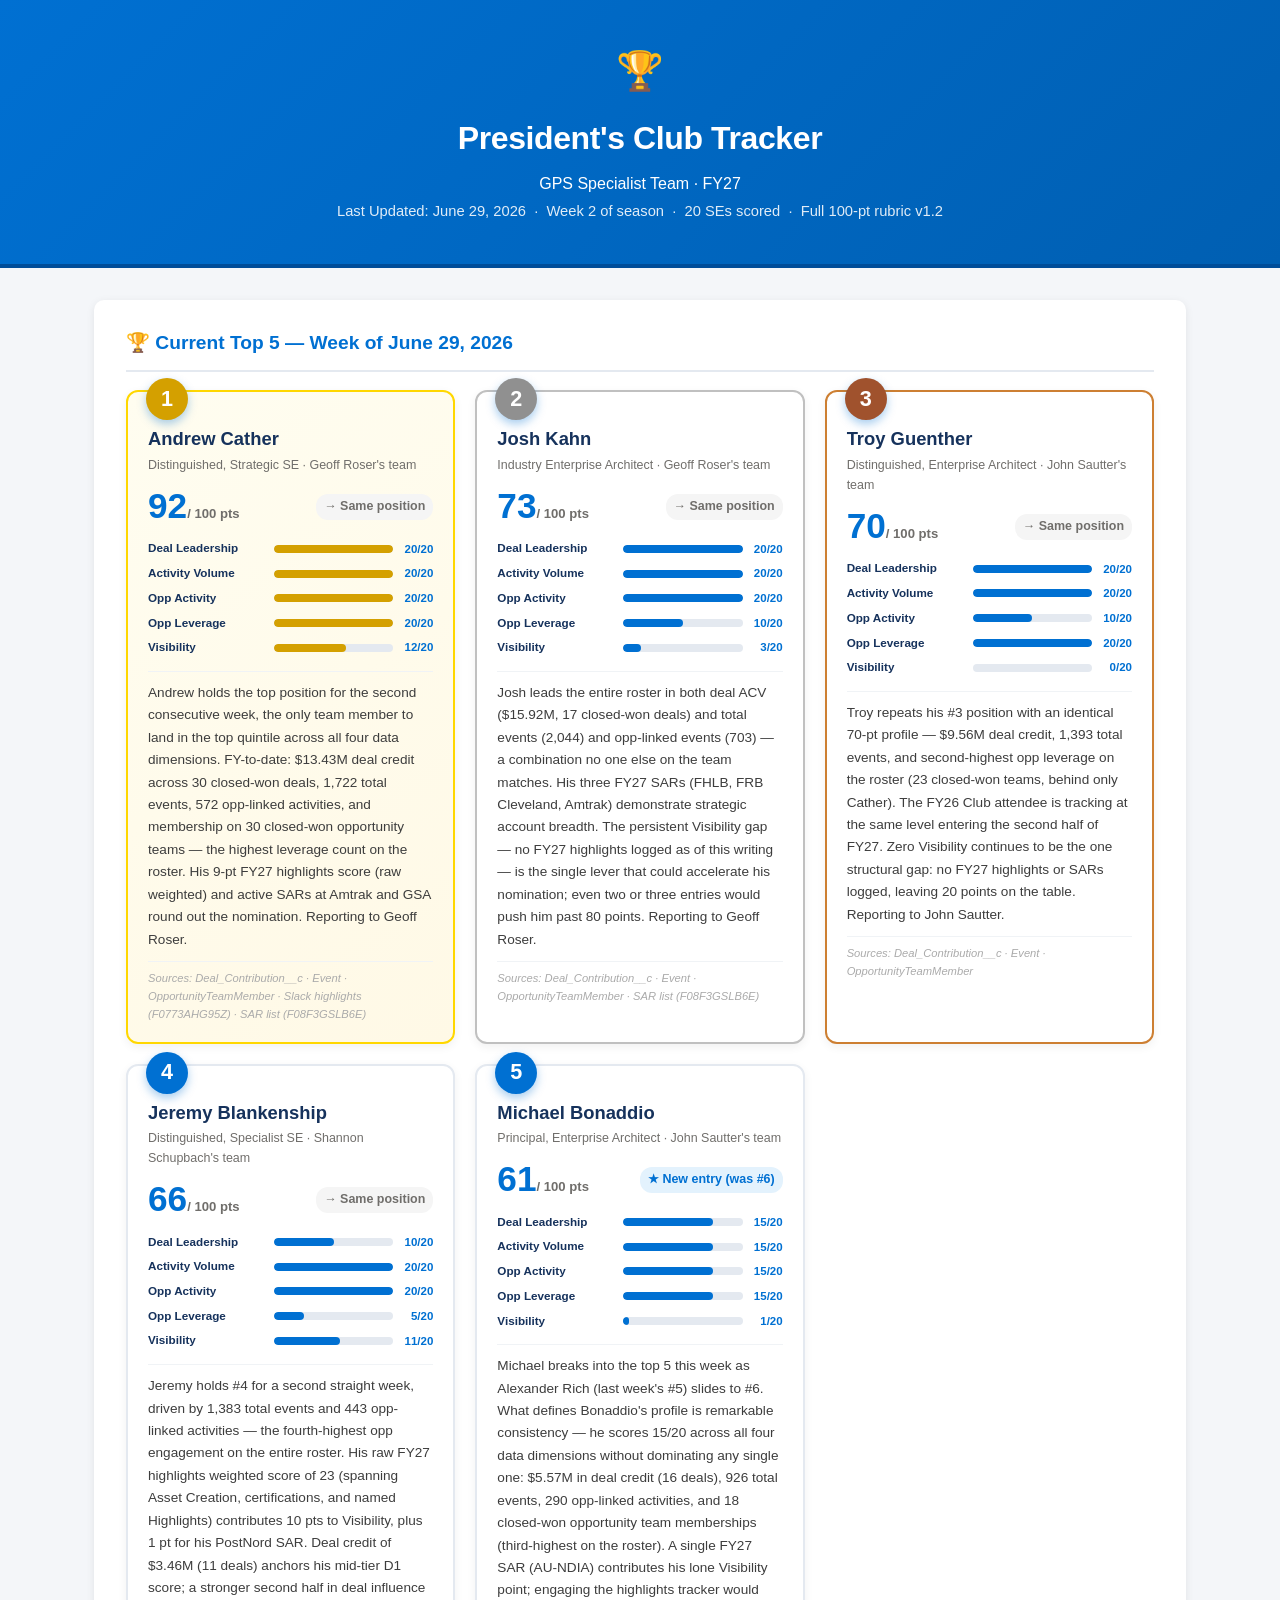
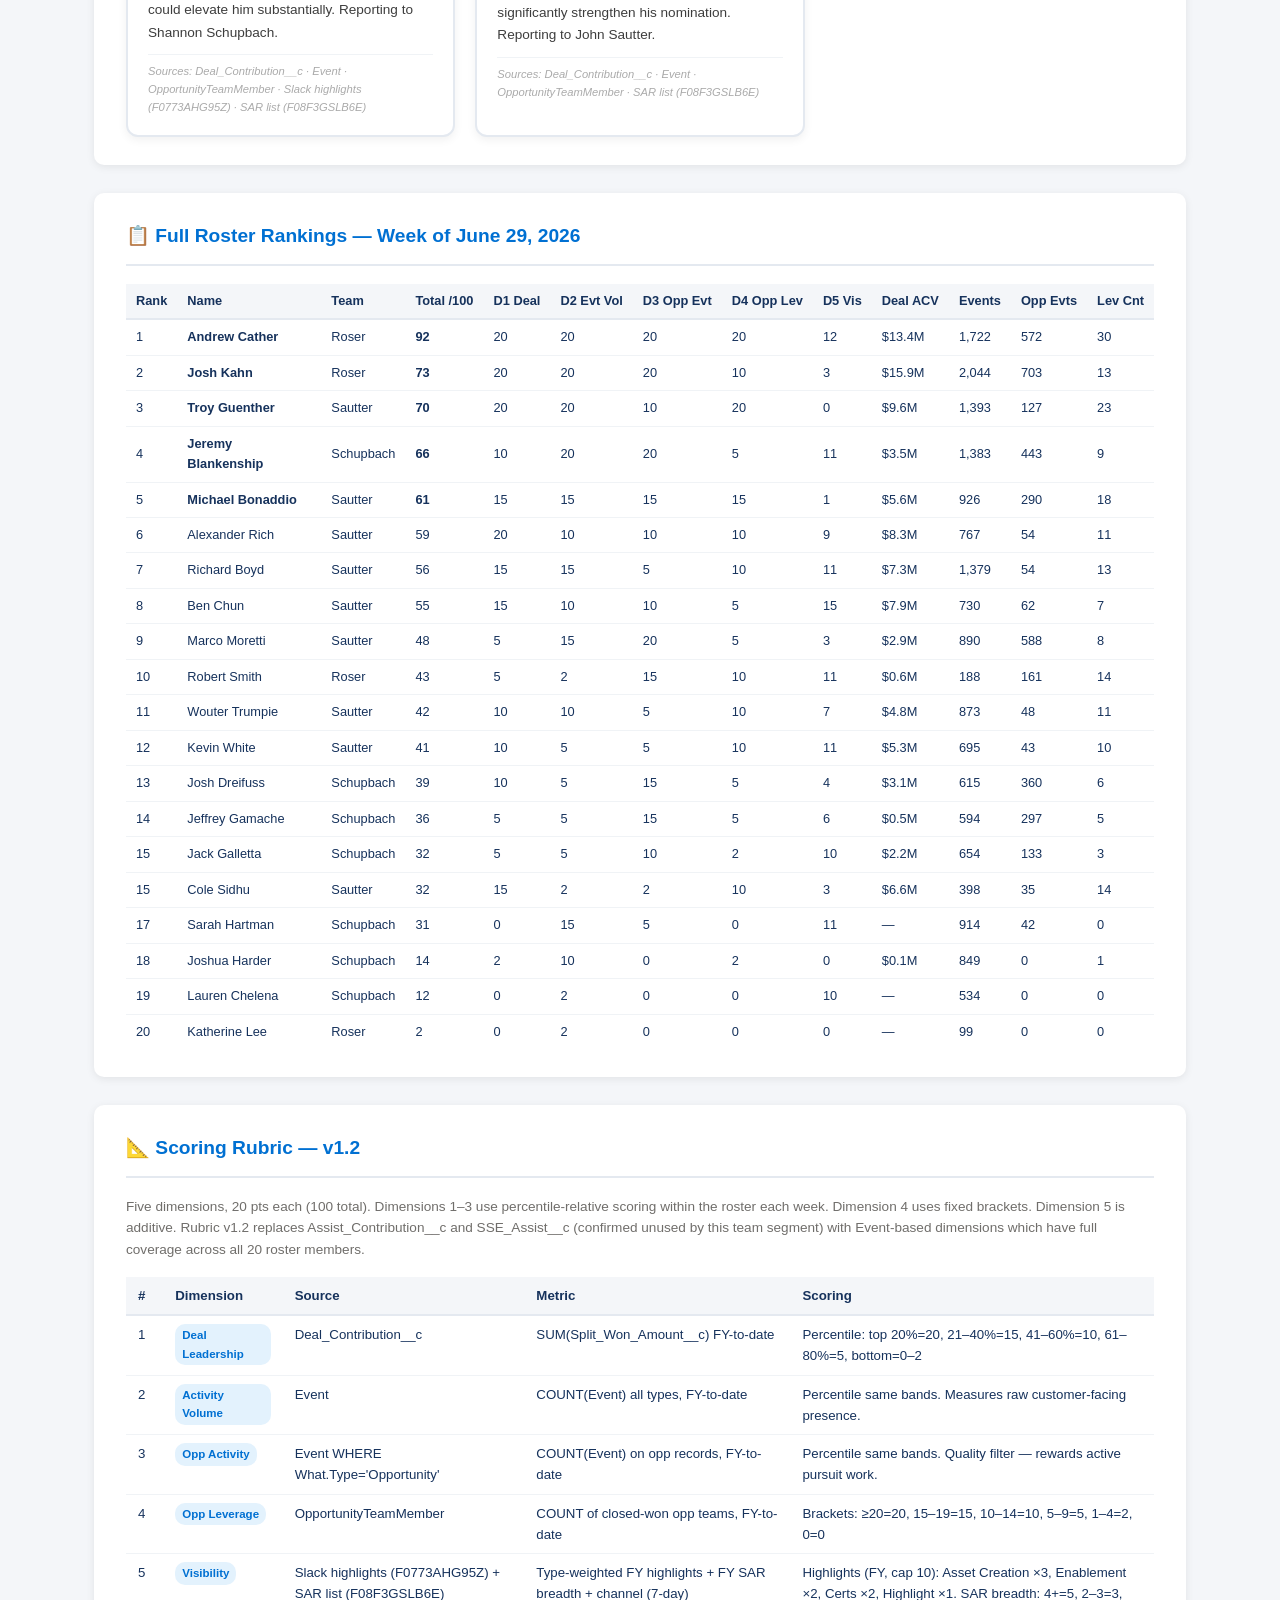
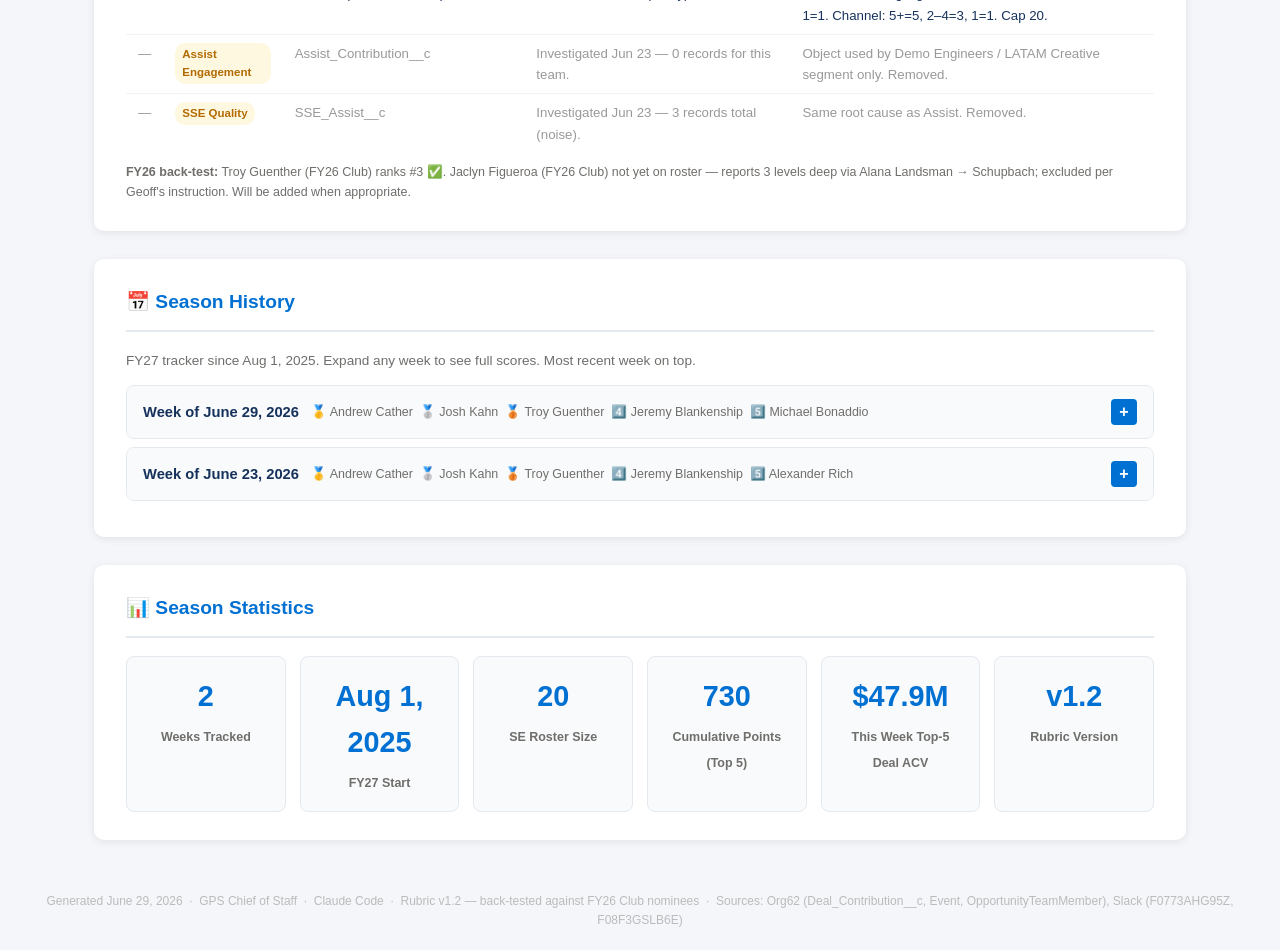
<file: claude-projects/Geoff Chief of Staff/tracker/club-tracker.html>
<!DOCTYPE html>
<html lang="en">
<head>
<meta charset="UTF-8">
<meta name="viewport" content="width=device-width, initial-scale=1.0">
<title>President's Club Tracker — GPS Specialist Team</title>
<style>
*{box-sizing:border-box;margin:0;padding:0}
body{font-family:-apple-system,BlinkMacSystemFont,"Segoe UI",Roboto,sans-serif;background:#F4F6F9;color:#16325C;line-height:1.6}
header{background:linear-gradient(135deg,#0070D2 0%,#005FB2 100%);color:#fff;padding:40px 28px;text-align:center;border-bottom:4px solid #004D99}
header h1{font-size:2rem;font-weight:800;letter-spacing:-.4px;margin-bottom:6px}
header .trophy{font-size:2.4rem;margin-bottom:12px;display:block}
header p.meta{font-size:.92rem;opacity:.88;margin-top:4px}
.container{max-width:1140px;margin:32px auto;padding:0 24px}
section{background:#fff;border-radius:10px;box-shadow:0 2px 8px rgba(0,0,0,.08);margin-bottom:28px;padding:28px 32px}
section h2{font-size:1.2rem;font-weight:700;color:#0070D2;margin-bottom:18px;padding-bottom:12px;border-bottom:2px solid #E4E9F0}
.leaderboard{display:grid;grid-template-columns:repeat(auto-fit,minmax(310px,1fr));gap:20px}
.rank-card{background:#fff;border:2px solid #E4E9F0;border-radius:12px;padding:24px 20px 18px;position:relative;box-shadow:0 3px 10px rgba(0,0,0,.06);transition:box-shadow .2s,border-color .2s}
.rank-card:hover{box-shadow:0 8px 20px rgba(0,112,210,.12);border-color:#0070D2}
.rank-card.rank-1{border-color:#FFD700;background:linear-gradient(145deg,#FFFDF0 0%,#FFF9E6 100%)}
.rank-card.rank-2{border-color:#C0C0C0}
.rank-card.rank-3{border-color:#CD7F32}
.rank-badge{position:absolute;top:-14px;left:18px;width:42px;height:42px;border-radius:50%;background:#0070D2;color:#fff;font-size:1.35rem;font-weight:800;display:flex;align-items:center;justify-content:center;box-shadow:0 4px 10px rgba(0,112,210,.35)}
.rank-card.rank-1 .rank-badge{background:#D4A000}
.rank-card.rank-2 .rank-badge{background:#909090}
.rank-card.rank-3 .rank-badge{background:#A0522D}
.person-name{font-size:1.15rem;font-weight:700;color:#16325C;margin-top:8px;margin-bottom:2px}
.person-title{font-size:.78rem;color:#706E6B;margin-bottom:12px;font-weight:500}
.total-score-row{display:flex;align-items:center;gap:10px;margin-bottom:14px}
.score-val{font-size:2.2rem;font-weight:800;color:#0070D2;line-height:1}
.score-denom{font-size:.82rem;color:#706E6B;font-weight:600;margin-top:4px}
.trend-badge{font-size:.78rem;font-weight:700;padding:3px 8px;border-radius:12px;margin-left:auto}
.trend-up{background:#E8F5E9;color:#2E7D32}
.trend-down{background:#FFEBEE;color:#C62828}
.trend-same{background:#F5F5F5;color:#706E6B}
.trend-new{background:#E3F2FD;color:#0070D2}
.score-breakdown{margin-bottom:14px}
.dim-row{display:flex;align-items:center;gap:8px;margin-bottom:6px}
.dim-name{font-size:.73rem;color:#16325C;font-weight:600;width:118px;flex-shrink:0}
.dim-bar-wrap{flex:1;background:#E4E9F0;border-radius:4px;height:8px;overflow:hidden}
.dim-bar{height:8px;border-radius:4px;background:#0070D2}
.rank-card.rank-1 .dim-bar{background:#D4A000}
.dim-pts{font-size:.72rem;font-weight:700;color:#0070D2;width:32px;text-align:right;flex-shrink:0}
.narrative{font-size:.85rem;color:#3D3D3D;line-height:1.65;padding:10px 0;border-top:1px solid #F0F3F6;border-bottom:1px solid #F0F3F6;margin-bottom:8px}
.sources{font-size:.7rem;color:#AAA;font-style:italic}
.timeline-week{border:1px solid #E4E9F0;border-radius:8px;margin-bottom:8px;overflow:hidden}
.week-header{background:#F8FAFC;padding:13px 16px;display:flex;align-items:center;gap:12px;cursor:pointer;user-select:none;transition:background .15s}
.week-header:hover{background:#EEF2F7}
.week-date{font-weight:700;font-size:.92rem;color:#16325C;white-space:nowrap}
.week-summary{font-size:.78rem;color:#706E6B;flex:1;line-height:1.5}
.expand-btn{background:#0070D2;color:#fff;border:none;width:26px;height:26px;border-radius:4px;font-weight:700;cursor:pointer;font-size:1rem;flex-shrink:0;display:flex;align-items:center;justify-content:center}
.expand-btn:hover{background:#005FB2}
.week-detail{display:none;padding:14px 16px;background:#fff;border-top:1px solid #E4E9F0}
.history-table{width:100%;border-collapse:collapse;font-size:.8rem}
.history-table th{background:#F4F6F9;padding:7px 10px;text-align:left;font-weight:600;color:#16325C;border-bottom:2px solid #E4E9F0;white-space:nowrap}
.history-table td{padding:7px 10px;border-bottom:1px solid #F0F3F6}
.history-table tr:last-child td{border-bottom:none}
.history-table tr:hover td{background:#F8FAFC}
.stat-cards{display:grid;grid-template-columns:repeat(auto-fit,minmax(150px,1fr));gap:14px}
.stat-card{background:#F8FAFC;border:1px solid #E4E9F0;border-radius:8px;padding:16px;text-align:center}
.stat-val{font-size:1.8rem;font-weight:800;color:#0070D2;display:block;margin-bottom:4px}
.stat-label{font-size:.78rem;color:#706E6B;font-weight:600}
.rubric-table{width:100%;border-collapse:collapse;font-size:.83rem}
.rubric-table th{background:#F4F6F9;padding:8px 12px;text-align:left;font-weight:700;color:#16325C;border-bottom:2px solid #E4E9F0}
.rubric-table td{padding:8px 12px;border-bottom:1px solid #F0F3F6;vertical-align:top}
.rubric-table tr:last-child td{border-bottom:none}
.rubric-table tr:hover td{background:#F8FAFC}
.dim-tag{display:inline-block;background:#E3F2FD;color:#0070D2;font-size:.72rem;font-weight:700;padding:2px 7px;border-radius:10px}
.dim-tag.dead{background:#FFF8E1;color:#B26A00}
footer{text-align:center;padding:20px;font-size:.75rem;color:#BBB}
@media(max-width:600px){header h1{font-size:1.4rem}.leaderboard{grid-template-columns:1fr}.container{padding:0 12px}section{padding:18px 16px}}
</style>
</head>
<body data-weeks-tracked="2" data-total-points="730">

<header>
  <span class="trophy">🏆</span>
  <h1>President's Club Tracker</h1>
  <p>GPS Specialist Team · FY27</p>
  <p class="meta">Last Updated: June 29, 2026 &nbsp;·&nbsp; Week 2 of season &nbsp;·&nbsp; 20 SEs scored &nbsp;·&nbsp; Full 100-pt rubric v1.2</p>
</header>

<div class="container">

<section id="standings">
  <h2>🏆 Current Top 5 — Week of June 29, 2026</h2>
  <div class="leaderboard">

    <!-- RANK 1: Andrew Cather — 92/100 -->
    <div class="rank-card rank-1">
      <div class="rank-badge">1</div>
      <div class="person-name">Andrew Cather</div>
      <div class="person-title">Distinguished, Strategic SE · Geoff Roser's team</div>
      <div class="total-score-row">
        <div><span class="score-val">92</span><span class="score-denom">/ 100 pts</span></div>
        <span class="trend-badge trend-same">→ Same position</span>
      </div>
      <div class="score-breakdown">
        <div class="dim-row"><span class="dim-name">Deal Leadership</span><div class="dim-bar-wrap"><div class="dim-bar" style="width:100%"></div></div><span class="dim-pts">20/20</span></div>
        <div class="dim-row"><span class="dim-name">Activity Volume</span><div class="dim-bar-wrap"><div class="dim-bar" style="width:100%"></div></div><span class="dim-pts">20/20</span></div>
        <div class="dim-row"><span class="dim-name">Opp Activity</span><div class="dim-bar-wrap"><div class="dim-bar" style="width:100%"></div></div><span class="dim-pts">20/20</span></div>
        <div class="dim-row"><span class="dim-name">Opp Leverage</span><div class="dim-bar-wrap"><div class="dim-bar" style="width:100%"></div></div><span class="dim-pts">20/20</span></div>
        <div class="dim-row"><span class="dim-name">Visibility</span><div class="dim-bar-wrap"><div class="dim-bar" style="width:60%"></div></div><span class="dim-pts">12/20</span></div>
      </div>
      <div class="narrative">
        Andrew holds the top position for the second consecutive week, the only team member to land in the top quintile across all four data dimensions. FY-to-date: $13.43M deal credit across 30 closed-won deals, 1,722 total events, 572 opp-linked activities, and membership on 30 closed-won opportunity teams — the highest leverage count on the roster. His 9-pt FY27 highlights score (raw weighted) and active SARs at Amtrak and GSA round out the nomination. Reporting to Geoff Roser.
      </div>
      <div class="sources">Sources: Deal_Contribution__c · Event · OpportunityTeamMember · Slack highlights (F0773AHG95Z) · SAR list (F08F3GSLB6E)</div>
    </div>

    <!-- RANK 2: Josh Kahn — 73/100 -->
    <div class="rank-card rank-2">
      <div class="rank-badge">2</div>
      <div class="person-name">Josh Kahn</div>
      <div class="person-title">Industry Enterprise Architect · Geoff Roser's team</div>
      <div class="total-score-row">
        <div><span class="score-val">73</span><span class="score-denom">/ 100 pts</span></div>
        <span class="trend-badge trend-same">→ Same position</span>
      </div>
      <div class="score-breakdown">
        <div class="dim-row"><span class="dim-name">Deal Leadership</span><div class="dim-bar-wrap"><div class="dim-bar" style="width:100%"></div></div><span class="dim-pts">20/20</span></div>
        <div class="dim-row"><span class="dim-name">Activity Volume</span><div class="dim-bar-wrap"><div class="dim-bar" style="width:100%"></div></div><span class="dim-pts">20/20</span></div>
        <div class="dim-row"><span class="dim-name">Opp Activity</span><div class="dim-bar-wrap"><div class="dim-bar" style="width:100%"></div></div><span class="dim-pts">20/20</span></div>
        <div class="dim-row"><span class="dim-name">Opp Leverage</span><div class="dim-bar-wrap"><div class="dim-bar" style="width:50%"></div></div><span class="dim-pts">10/20</span></div>
        <div class="dim-row"><span class="dim-name">Visibility</span><div class="dim-bar-wrap"><div class="dim-bar" style="width:15%"></div></div><span class="dim-pts">3/20</span></div>
      </div>
      <div class="narrative">
        Josh leads the entire roster in both deal ACV ($15.92M, 17 closed-won deals) and total events (2,044) and opp-linked events (703) — a combination no one else on the team matches. His three FY27 SARs (FHLB, FRB Cleveland, Amtrak) demonstrate strategic account breadth. The persistent Visibility gap — no FY27 highlights logged as of this writing — is the single lever that could accelerate his nomination; even two or three entries would push him past 80 points. Reporting to Geoff Roser.
      </div>
      <div class="sources">Sources: Deal_Contribution__c · Event · OpportunityTeamMember · SAR list (F08F3GSLB6E)</div>
    </div>

    <!-- RANK 3: Troy Guenther — 70/100 -->
    <div class="rank-card rank-3">
      <div class="rank-badge">3</div>
      <div class="person-name">Troy Guenther</div>
      <div class="person-title">Distinguished, Enterprise Architect · John Sautter's team</div>
      <div class="total-score-row">
        <div><span class="score-val">70</span><span class="score-denom">/ 100 pts</span></div>
        <span class="trend-badge trend-same">→ Same position</span>
      </div>
      <div class="score-breakdown">
        <div class="dim-row"><span class="dim-name">Deal Leadership</span><div class="dim-bar-wrap"><div class="dim-bar" style="width:100%"></div></div><span class="dim-pts">20/20</span></div>
        <div class="dim-row"><span class="dim-name">Activity Volume</span><div class="dim-bar-wrap"><div class="dim-bar" style="width:100%"></div></div><span class="dim-pts">20/20</span></div>
        <div class="dim-row"><span class="dim-name">Opp Activity</span><div class="dim-bar-wrap"><div class="dim-bar" style="width:50%"></div></div><span class="dim-pts">10/20</span></div>
        <div class="dim-row"><span class="dim-name">Opp Leverage</span><div class="dim-bar-wrap"><div class="dim-bar" style="width:100%"></div></div><span class="dim-pts">20/20</span></div>
        <div class="dim-row"><span class="dim-name">Visibility</span><div class="dim-bar-wrap"><div class="dim-bar" style="width:0%"></div></div><span class="dim-pts">0/20</span></div>
      </div>
      <div class="narrative">
        Troy repeats his #3 position with an identical 70-pt profile — $9.56M deal credit, 1,393 total events, and second-highest opp leverage on the roster (23 closed-won teams, behind only Cather). The FY26 Club attendee is tracking at the same level entering the second half of FY27. Zero Visibility continues to be the one structural gap: no FY27 highlights or SARs logged, leaving 20 points on the table. Reporting to John Sautter.
      </div>
      <div class="sources">Sources: Deal_Contribution__c · Event · OpportunityTeamMember</div>
    </div>

    <!-- RANK 4: Jeremy Blankenship — 66/100 -->
    <div class="rank-card">
      <div class="rank-badge">4</div>
      <div class="person-name">Jeremy Blankenship</div>
      <div class="person-title">Distinguished, Specialist SE · Shannon Schupbach's team</div>
      <div class="total-score-row">
        <div><span class="score-val">66</span><span class="score-denom">/ 100 pts</span></div>
        <span class="trend-badge trend-same">→ Same position</span>
      </div>
      <div class="score-breakdown">
        <div class="dim-row"><span class="dim-name">Deal Leadership</span><div class="dim-bar-wrap"><div class="dim-bar" style="width:50%"></div></div><span class="dim-pts">10/20</span></div>
        <div class="dim-row"><span class="dim-name">Activity Volume</span><div class="dim-bar-wrap"><div class="dim-bar" style="width:100%"></div></div><span class="dim-pts">20/20</span></div>
        <div class="dim-row"><span class="dim-name">Opp Activity</span><div class="dim-bar-wrap"><div class="dim-bar" style="width:100%"></div></div><span class="dim-pts">20/20</span></div>
        <div class="dim-row"><span class="dim-name">Opp Leverage</span><div class="dim-bar-wrap"><div class="dim-bar" style="width:25%"></div></div><span class="dim-pts">5/20</span></div>
        <div class="dim-row"><span class="dim-name">Visibility</span><div class="dim-bar-wrap"><div class="dim-bar" style="width:55%"></div></div><span class="dim-pts">11/20</span></div>
      </div>
      <div class="narrative">
        Jeremy holds #4 for a second straight week, driven by 1,383 total events and 443 opp-linked activities — the fourth-highest opp engagement on the entire roster. His raw FY27 highlights weighted score of 23 (spanning Asset Creation, certifications, and named Highlights) contributes 10 pts to Visibility, plus 1 pt for his PostNord SAR. Deal credit of $3.46M (11 deals) anchors his mid-tier D1 score; a stronger second half in deal influence could elevate him substantially. Reporting to Shannon Schupbach.
      </div>
      <div class="sources">Sources: Deal_Contribution__c · Event · OpportunityTeamMember · Slack highlights (F0773AHG95Z) · SAR list (F08F3GSLB6E)</div>
    </div>

    <!-- RANK 5: Michael Bonaddio — 61/100 -->
    <div class="rank-card">
      <div class="rank-badge">5</div>
      <div class="person-name">Michael Bonaddio</div>
      <div class="person-title">Principal, Enterprise Architect · John Sautter's team</div>
      <div class="total-score-row">
        <div><span class="score-val">61</span><span class="score-denom">/ 100 pts</span></div>
        <span class="trend-badge trend-new">★ New entry (was #6)</span>
      </div>
      <div class="score-breakdown">
        <div class="dim-row"><span class="dim-name">Deal Leadership</span><div class="dim-bar-wrap"><div class="dim-bar" style="width:75%"></div></div><span class="dim-pts">15/20</span></div>
        <div class="dim-row"><span class="dim-name">Activity Volume</span><div class="dim-bar-wrap"><div class="dim-bar" style="width:75%"></div></div><span class="dim-pts">15/20</span></div>
        <div class="dim-row"><span class="dim-name">Opp Activity</span><div class="dim-bar-wrap"><div class="dim-bar" style="width:75%"></div></div><span class="dim-pts">15/20</span></div>
        <div class="dim-row"><span class="dim-name">Opp Leverage</span><div class="dim-bar-wrap"><div class="dim-bar" style="width:75%"></div></div><span class="dim-pts">15/20</span></div>
        <div class="dim-row"><span class="dim-name">Visibility</span><div class="dim-bar-wrap"><div class="dim-bar" style="width:5%"></div></div><span class="dim-pts">1/20</span></div>
      </div>
      <div class="narrative">
        Michael breaks into the top 5 this week as Alexander Rich (last week's #5) slides to #6. What defines Bonaddio's profile is remarkable consistency — he scores 15/20 across all four data dimensions without dominating any single one: $5.57M in deal credit (16 deals), 926 total events, 290 opp-linked activities, and 18 closed-won opportunity team memberships (third-highest on the roster). A single FY27 SAR (AU-NDIA) contributes his lone Visibility point; engaging the highlights tracker would significantly strengthen his nomination. Reporting to John Sautter.
      </div>
      <div class="sources">Sources: Deal_Contribution__c · Event · OpportunityTeamMember · SAR list (F08F3GSLB6E)</div>
    </div>

  </div>
</section>

<!-- FULL RANKINGS -->
<section id="full-rankings">
  <h2>📋 Full Roster Rankings — Week of June 29, 2026</h2>
  <table class="history-table">
    <thead>
      <tr><th>Rank</th><th>Name</th><th>Team</th><th>Total /100</th><th>D1 Deal</th><th>D2 Evt Vol</th><th>D3 Opp Evt</th><th>D4 Opp Lev</th><th>D5 Vis</th><th>Deal ACV</th><th>Events</th><th>Opp Evts</th><th>Lev Cnt</th></tr>
    </thead>
    <tbody>
      <tr><td>1</td><td><strong>Andrew Cather</strong></td><td>Roser</td><td><strong>92</strong></td><td>20</td><td>20</td><td>20</td><td>20</td><td>12</td><td>$13.4M</td><td>1,722</td><td>572</td><td>30</td></tr>
      <tr><td>2</td><td><strong>Josh Kahn</strong></td><td>Roser</td><td><strong>73</strong></td><td>20</td><td>20</td><td>20</td><td>10</td><td>3</td><td>$15.9M</td><td>2,044</td><td>703</td><td>13</td></tr>
      <tr><td>3</td><td><strong>Troy Guenther</strong></td><td>Sautter</td><td><strong>70</strong></td><td>20</td><td>20</td><td>10</td><td>20</td><td>0</td><td>$9.6M</td><td>1,393</td><td>127</td><td>23</td></tr>
      <tr><td>4</td><td><strong>Jeremy Blankenship</strong></td><td>Schupbach</td><td><strong>66</strong></td><td>10</td><td>20</td><td>20</td><td>5</td><td>11</td><td>$3.5M</td><td>1,383</td><td>443</td><td>9</td></tr>
      <tr><td>5</td><td><strong>Michael Bonaddio</strong></td><td>Sautter</td><td><strong>61</strong></td><td>15</td><td>15</td><td>15</td><td>15</td><td>1</td><td>$5.6M</td><td>926</td><td>290</td><td>18</td></tr>
      <tr><td>6</td><td>Alexander Rich</td><td>Sautter</td><td>59</td><td>20</td><td>10</td><td>10</td><td>10</td><td>9</td><td>$8.3M</td><td>767</td><td>54</td><td>11</td></tr>
      <tr><td>7</td><td>Richard Boyd</td><td>Sautter</td><td>56</td><td>15</td><td>15</td><td>5</td><td>10</td><td>11</td><td>$7.3M</td><td>1,379</td><td>54</td><td>13</td></tr>
      <tr><td>8</td><td>Ben Chun</td><td>Sautter</td><td>55</td><td>15</td><td>10</td><td>10</td><td>5</td><td>15</td><td>$7.9M</td><td>730</td><td>62</td><td>7</td></tr>
      <tr><td>9</td><td>Marco Moretti</td><td>Sautter</td><td>48</td><td>5</td><td>15</td><td>20</td><td>5</td><td>3</td><td>$2.9M</td><td>890</td><td>588</td><td>8</td></tr>
      <tr><td>10</td><td>Robert Smith</td><td>Roser</td><td>43</td><td>5</td><td>2</td><td>15</td><td>10</td><td>11</td><td>$0.6M</td><td>188</td><td>161</td><td>14</td></tr>
      <tr><td>11</td><td>Wouter Trumpie</td><td>Sautter</td><td>42</td><td>10</td><td>10</td><td>5</td><td>10</td><td>7</td><td>$4.8M</td><td>873</td><td>48</td><td>11</td></tr>
      <tr><td>12</td><td>Kevin White</td><td>Sautter</td><td>41</td><td>10</td><td>5</td><td>5</td><td>10</td><td>11</td><td>$5.3M</td><td>695</td><td>43</td><td>10</td></tr>
      <tr><td>13</td><td>Josh Dreifuss</td><td>Schupbach</td><td>39</td><td>10</td><td>5</td><td>15</td><td>5</td><td>4</td><td>$3.1M</td><td>615</td><td>360</td><td>6</td></tr>
      <tr><td>14</td><td>Jeffrey Gamache</td><td>Schupbach</td><td>36</td><td>5</td><td>5</td><td>15</td><td>5</td><td>6</td><td>$0.5M</td><td>594</td><td>297</td><td>5</td></tr>
      <tr><td>15</td><td>Jack Galletta</td><td>Schupbach</td><td>32</td><td>5</td><td>5</td><td>10</td><td>2</td><td>10</td><td>$2.2M</td><td>654</td><td>133</td><td>3</td></tr>
      <tr><td>15</td><td>Cole Sidhu</td><td>Sautter</td><td>32</td><td>15</td><td>2</td><td>2</td><td>10</td><td>3</td><td>$6.6M</td><td>398</td><td>35</td><td>14</td></tr>
      <tr><td>17</td><td>Sarah Hartman</td><td>Schupbach</td><td>31</td><td>0</td><td>15</td><td>5</td><td>0</td><td>11</td><td>—</td><td>914</td><td>42</td><td>0</td></tr>
      <tr><td>18</td><td>Joshua Harder</td><td>Schupbach</td><td>14</td><td>2</td><td>10</td><td>0</td><td>2</td><td>0</td><td>$0.1M</td><td>849</td><td>0</td><td>1</td></tr>
      <tr><td>19</td><td>Lauren Chelena</td><td>Schupbach</td><td>12</td><td>0</td><td>2</td><td>0</td><td>0</td><td>10</td><td>—</td><td>534</td><td>0</td><td>0</td></tr>
      <tr><td>20</td><td>Katherine Lee</td><td>Roser</td><td>2</td><td>0</td><td>2</td><td>0</td><td>0</td><td>0</td><td>—</td><td>99</td><td>0</td><td>0</td></tr>
    </tbody>
  </table>
</section>

<!-- RUBRIC -->
<section id="rubric">
  <h2>📐 Scoring Rubric — v1.2</h2>
  <p style="font-size:.85rem;color:#706E6B;margin-bottom:16px">Five dimensions, 20 pts each (100 total). Dimensions 1–3 use percentile-relative scoring within the roster each week. Dimension 4 uses fixed brackets. Dimension 5 is additive. Rubric v1.2 replaces Assist_Contribution__c and SSE_Assist__c (confirmed unused by this team segment) with Event-based dimensions which have full coverage across all 20 roster members.</p>
  <table class="rubric-table">
    <thead><tr><th>#</th><th>Dimension</th><th>Source</th><th>Metric</th><th>Scoring</th></tr></thead>
    <tbody>
      <tr><td>1</td><td><span class="dim-tag">Deal Leadership</span></td><td>Deal_Contribution__c</td><td>SUM(Split_Won_Amount__c) FY-to-date</td><td>Percentile: top 20%=20, 21–40%=15, 41–60%=10, 61–80%=5, bottom=0–2</td></tr>
      <tr><td>2</td><td><span class="dim-tag">Activity Volume</span></td><td>Event</td><td>COUNT(Event) all types, FY-to-date</td><td>Percentile same bands. Measures raw customer-facing presence.</td></tr>
      <tr><td>3</td><td><span class="dim-tag">Opp Activity</span></td><td>Event WHERE What.Type='Opportunity'</td><td>COUNT(Event) on opp records, FY-to-date</td><td>Percentile same bands. Quality filter — rewards active pursuit work.</td></tr>
      <tr><td>4</td><td><span class="dim-tag">Opp Leverage</span></td><td>OpportunityTeamMember</td><td>COUNT of closed-won opp teams, FY-to-date</td><td>Brackets: ≥20=20, 15–19=15, 10–14=10, 5–9=5, 1–4=2, 0=0</td></tr>
      <tr><td>5</td><td><span class="dim-tag">Visibility</span></td><td>Slack highlights (F0773AHG95Z) + SAR list (F08F3GSLB6E)</td><td>Type-weighted FY highlights + FY SAR breadth + channel (7-day)</td><td>Highlights (FY, cap 10): Asset Creation ×3, Enablement ×2, Certs ×2, Highlight ×1. SAR breadth: 4+=5, 2–3=3, 1=1. Channel: 5+=5, 2–4=3, 1=1. Cap 20.</td></tr>
      <tr><td style="color:#999">—</td><td><span class="dim-tag dead">Assist Engagement</span></td><td style="color:#999">Assist_Contribution__c</td><td style="color:#999">Investigated Jun 23 — 0 records for this team.</td><td style="color:#999">Object used by Demo Engineers / LATAM Creative segment only. Removed.</td></tr>
      <tr><td style="color:#999">—</td><td><span class="dim-tag dead">SSE Quality</span></td><td style="color:#999">SSE_Assist__c</td><td style="color:#999">Investigated Jun 23 — 3 records total (noise).</td><td style="color:#999">Same root cause as Assist. Removed.</td></tr>
    </tbody>
  </table>
  <p style="font-size:.78rem;color:#706E6B;margin-top:10px"><strong>FY26 back-test:</strong> Troy Guenther (FY26 Club) ranks #3 ✅. Jaclyn Figueroa (FY26 Club) not yet on roster — reports 3 levels deep via Alana Landsman → Schupbach; excluded per Geoff's instruction. Will be added when appropriate.</p>
</section>

<!-- SEASON HISTORY -->
<section id="history">
  <h2>📅 Season History</h2>
  <p style="font-size:.85rem;color:#706E6B;margin-bottom:14px">FY27 tracker since Aug 1, 2025. Expand any week to see full scores. Most recent week on top.</p>
  <!-- HISTORY_START -->
  <div class="timeline-week" data-week="2026-06-29">
    <div class="week-header" onclick="toggleWeek(this)">
      <span class="week-date">Week of June 29, 2026</span>
      <span class="week-summary">🥇 Andrew Cather &nbsp;🥈 Josh Kahn &nbsp;🥉 Troy Guenther &nbsp;4️⃣ Jeremy Blankenship &nbsp;5️⃣ Michael Bonaddio</span>
      <button class="expand-btn">+</button>
    </div>
    <div class="week-detail">
      <table class="history-table">
        <thead><tr><th>Rank</th><th>Name</th><th>Total /100</th><th>D1 Deal</th><th>D2 Evt</th><th>D3 OppEvt</th><th>D4 Lev</th><th>D5 Vis</th><th>vs Prior</th></tr></thead>
        <tbody>
          <tr><td>1</td><td>Andrew Cather</td><td>92</td><td>20</td><td>20</td><td>20</td><td>20</td><td>12</td><td>→ (was #1)</td></tr>
          <tr><td>2</td><td>Josh Kahn</td><td>73</td><td>20</td><td>20</td><td>20</td><td>10</td><td>3</td><td>→ (was #2)</td></tr>
          <tr><td>3</td><td>Troy Guenther</td><td>70</td><td>20</td><td>20</td><td>10</td><td>20</td><td>0</td><td>→ (was #3)</td></tr>
          <tr><td>4</td><td>Jeremy Blankenship</td><td>66</td><td>10</td><td>20</td><td>20</td><td>5</td><td>11</td><td>→ (was #4)</td></tr>
          <tr><td>5</td><td>Michael Bonaddio</td><td>61</td><td>15</td><td>15</td><td>15</td><td>15</td><td>1</td><td>★ New (was #6)</td></tr>
        </tbody>
      </table>
    </div>
  </div>
  <div class="timeline-week" data-week="2026-06-23">
    <div class="week-header" onclick="toggleWeek(this)">
      <span class="week-date">Week of June 23, 2026</span>
      <span class="week-summary">🥇 Andrew Cather &nbsp;🥈 Josh Kahn &nbsp;🥉 Troy Guenther &nbsp;4️⃣ Jeremy Blankenship &nbsp;5️⃣ Alexander Rich</span>
      <button class="expand-btn">+</button>
    </div>
    <div class="week-detail">
      <table class="history-table">
        <thead><tr><th>Rank</th><th>Name</th><th>Total /100</th><th>D1 Deal</th><th>D2 Evt</th><th>D3 OppEvt</th><th>D4 Lev</th><th>D5 Vis</th></tr></thead>
        <tbody>
          <tr><td>1</td><td>Andrew Cather</td><td>95</td><td>20</td><td>20</td><td>20</td><td>20</td><td>15</td></tr>
          <tr><td>2</td><td>Josh Kahn</td><td>73</td><td>20</td><td>20</td><td>20</td><td>10</td><td>3</td></tr>
          <tr><td>3</td><td>Troy Guenther</td><td>70</td><td>20</td><td>20</td><td>10</td><td>20</td><td>0</td></tr>
          <tr><td>4</td><td>Jeremy Blankenship</td><td>69</td><td>10</td><td>20</td><td>20</td><td>5</td><td>14</td></tr>
          <tr><td>5</td><td>Alexander Rich</td><td>61</td><td>20</td><td>10</td><td>10</td><td>10</td><td>11</td></tr>
        </tbody>
      </table>
    </div>
  </div>
  <!-- HISTORY_END -->
</section>

<!-- STATS -->
<section id="stats">
  <h2>📊 Season Statistics</h2>
  <div class="stat-cards">
    <div class="stat-card"><span class="stat-val">2</span><span class="stat-label">Weeks Tracked</span></div>
    <div class="stat-card"><span class="stat-val">Aug 1, 2025</span><span class="stat-label">FY27 Start</span></div>
    <div class="stat-card"><span class="stat-val">20</span><span class="stat-label">SE Roster Size</span></div>
    <div class="stat-card"><span class="stat-val">730</span><span class="stat-label">Cumulative Points (Top 5)</span></div>
    <div class="stat-card"><span class="stat-val">$47.9M</span><span class="stat-label">This Week Top-5 Deal ACV</span></div>
    <div class="stat-card"><span class="stat-val">v1.2</span><span class="stat-label">Rubric Version</span></div>
  </div>
</section>

</div>

<footer>
  Generated June 29, 2026 &nbsp;·&nbsp; GPS Chief of Staff &nbsp;·&nbsp; Claude Code &nbsp;·&nbsp;
  Rubric v1.2 — back-tested against FY26 Club nominees &nbsp;·&nbsp;
  Sources: Org62 (Deal_Contribution__c, Event, OpportunityTeamMember), Slack (F0773AHG95Z, F08F3GSLB6E)
</footer>

<script>
function toggleWeek(header){
  var detail = header.nextElementSibling;
  var btn = header.querySelector('.expand-btn');
  if(detail.style.display === 'block'){
    detail.style.display = 'none';
    btn.textContent = '+';
  } else {
    detail.style.display = 'block';
    btn.textContent = '−';
  }
}
</script>
</body>
</html>
</file>
